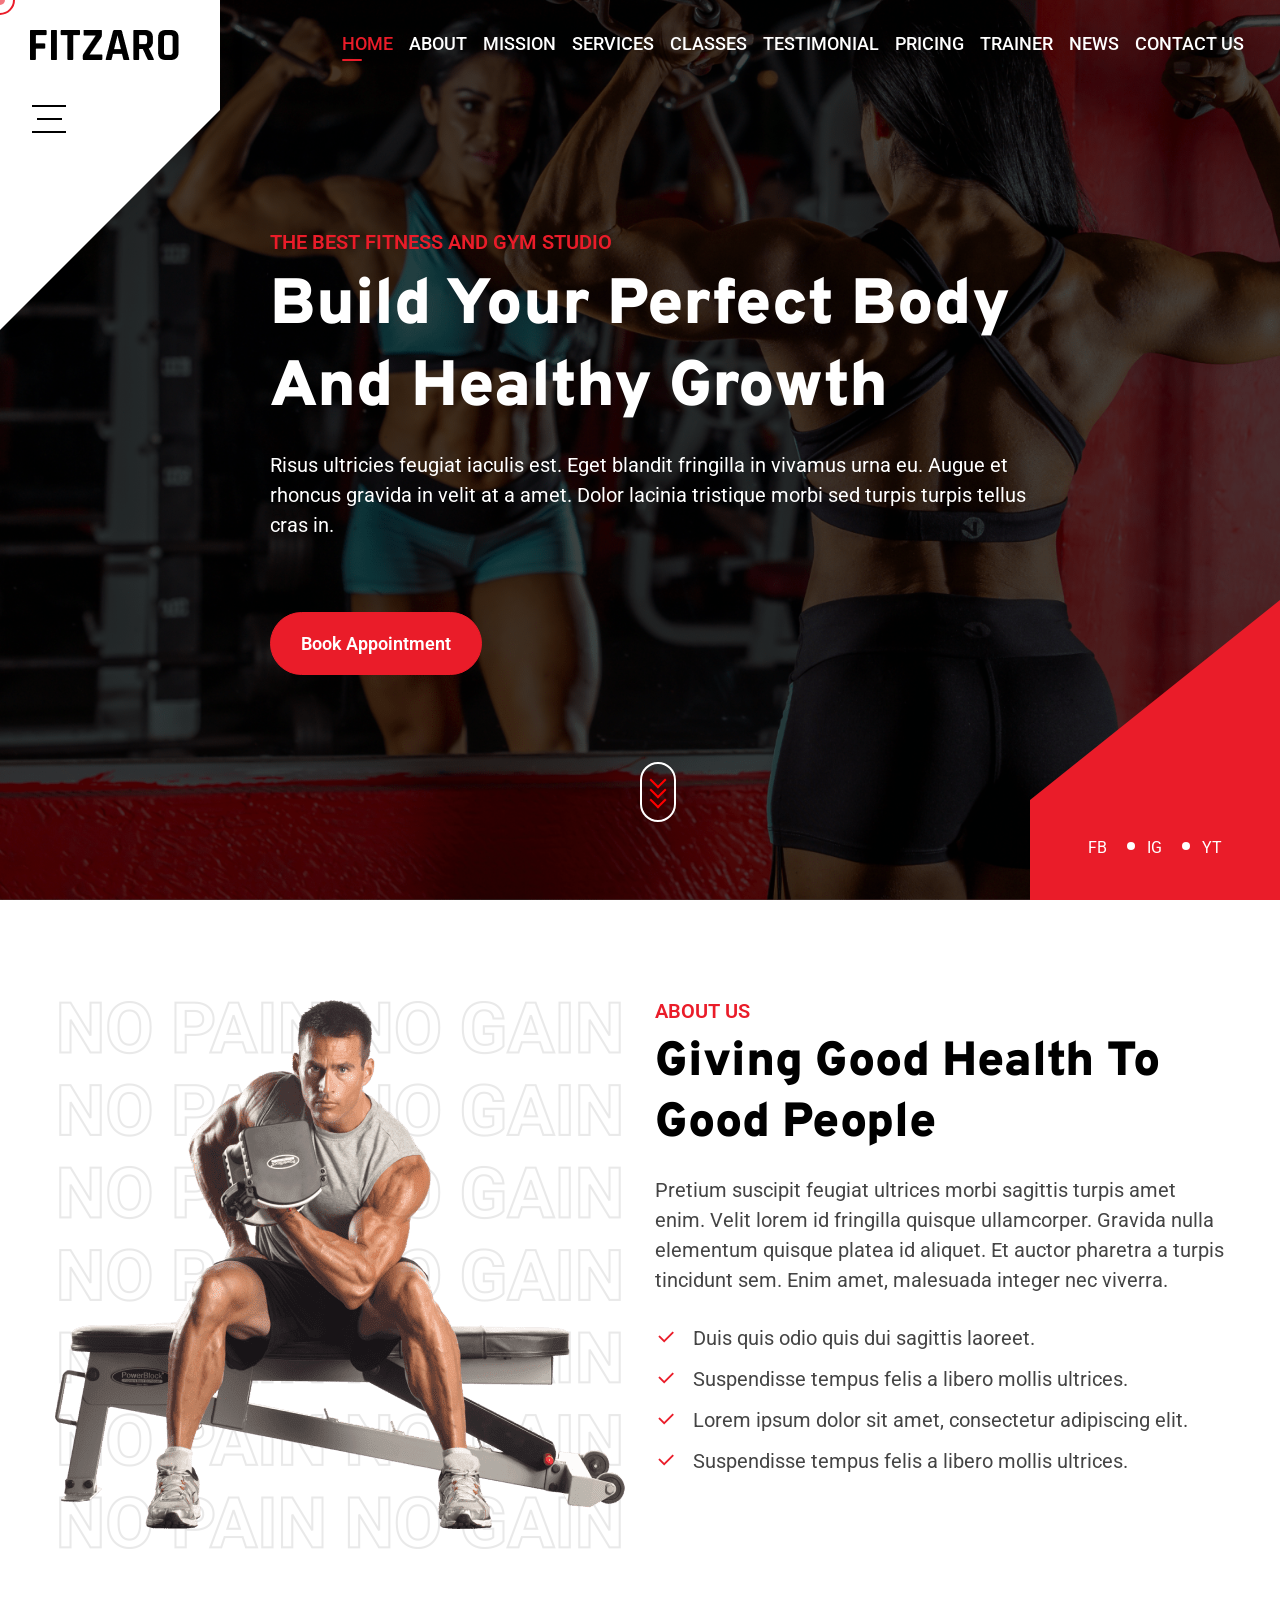
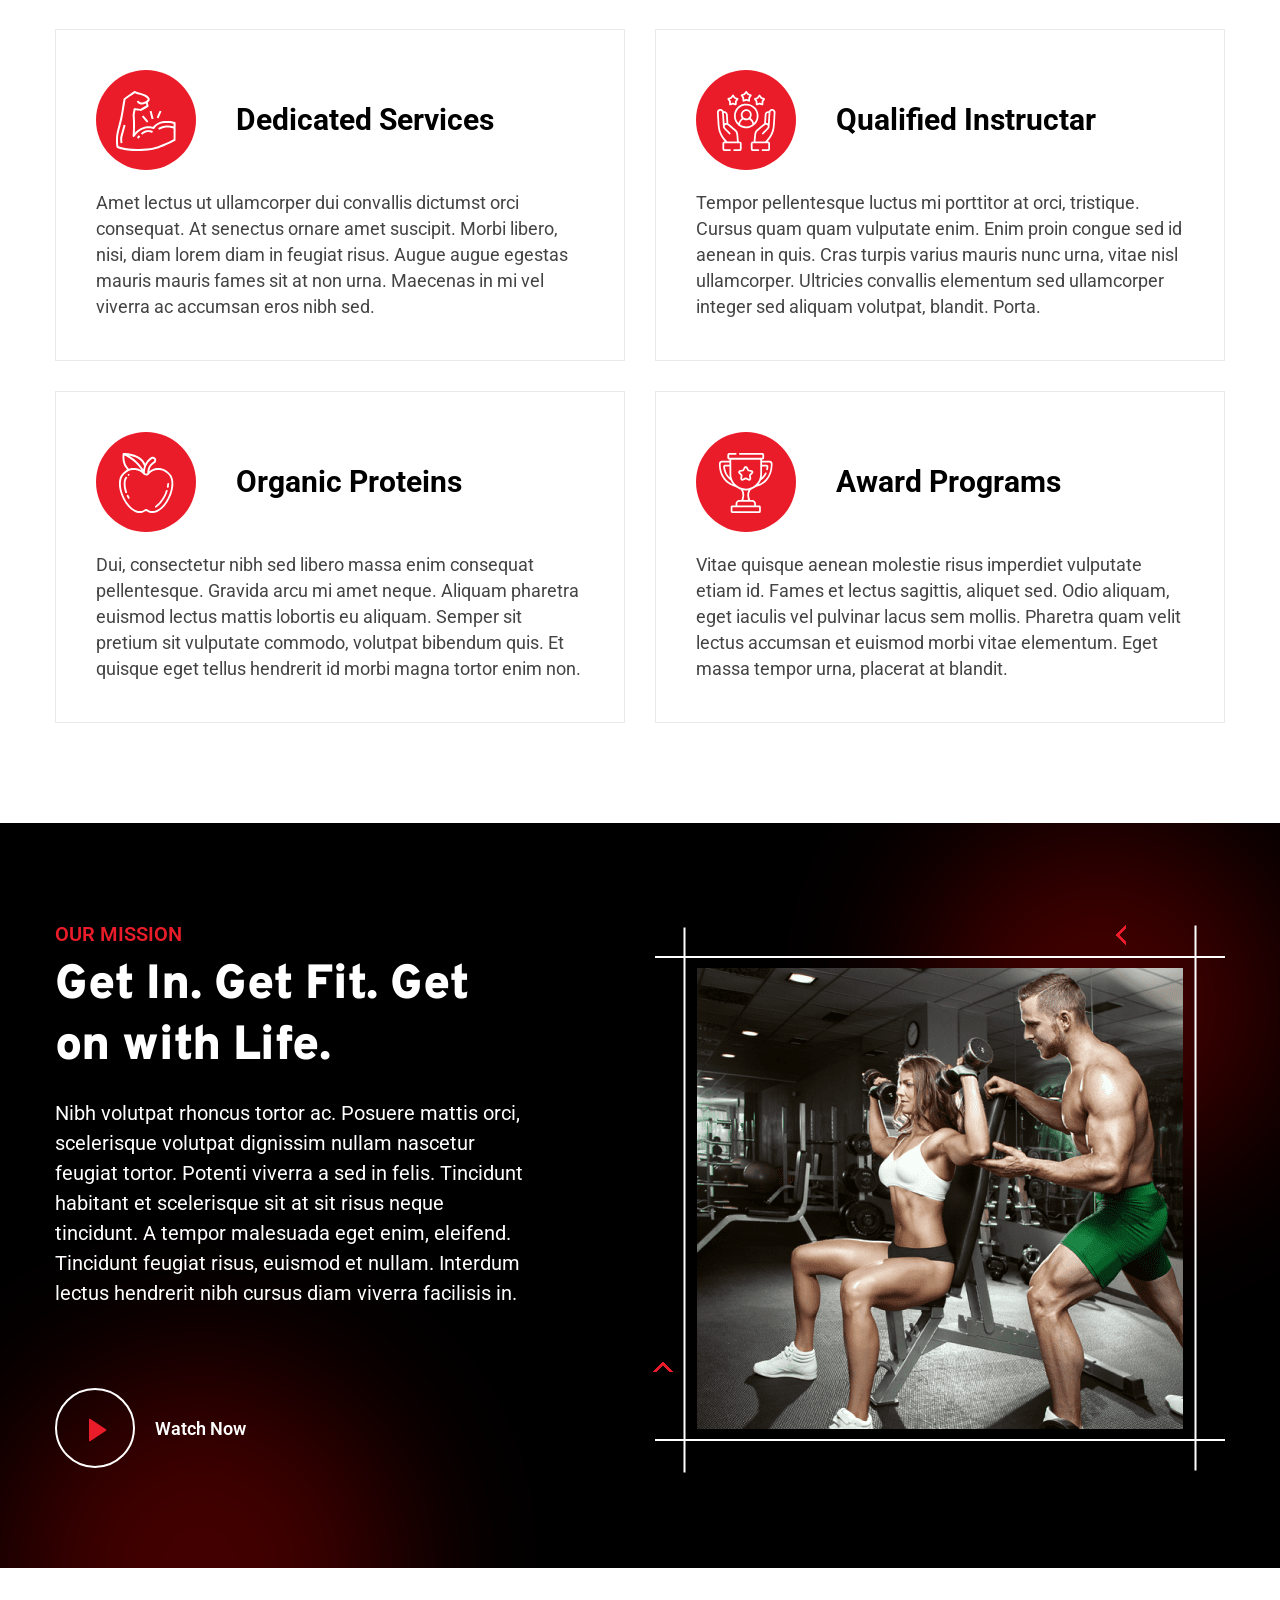
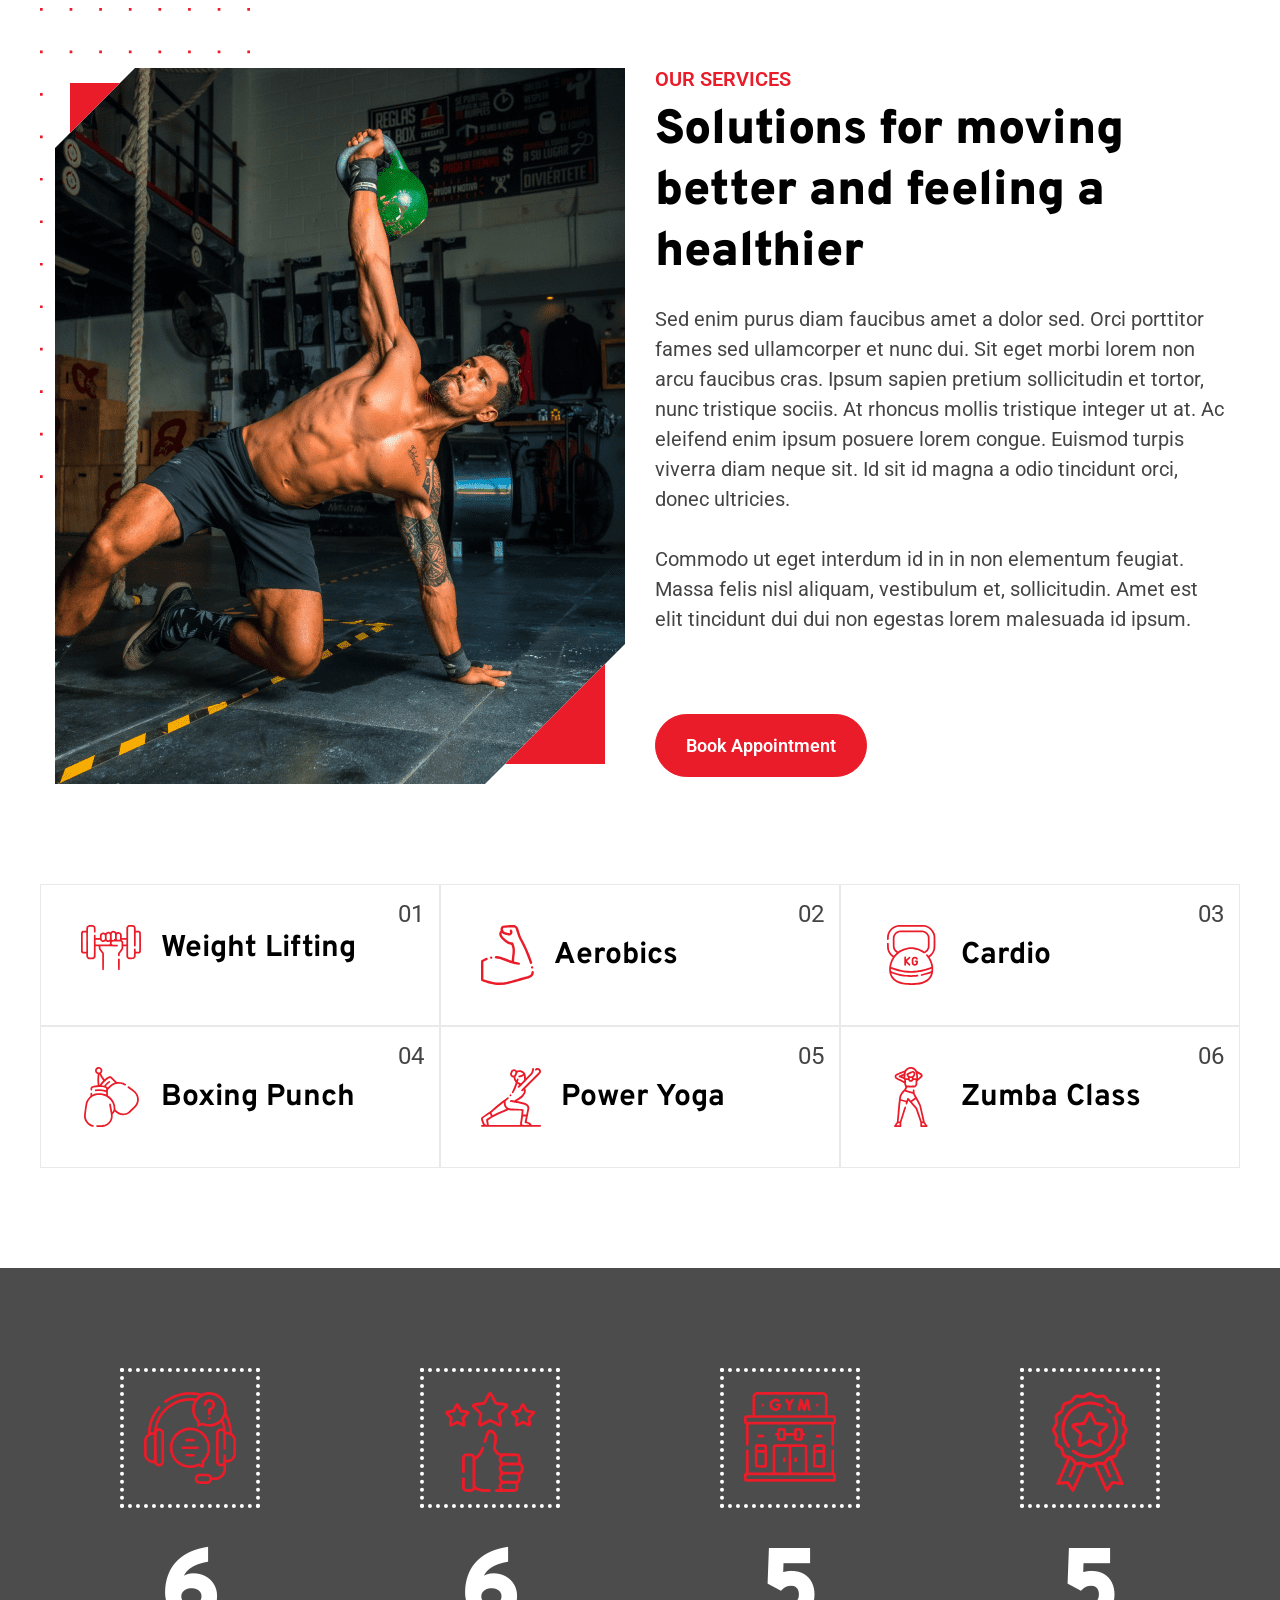
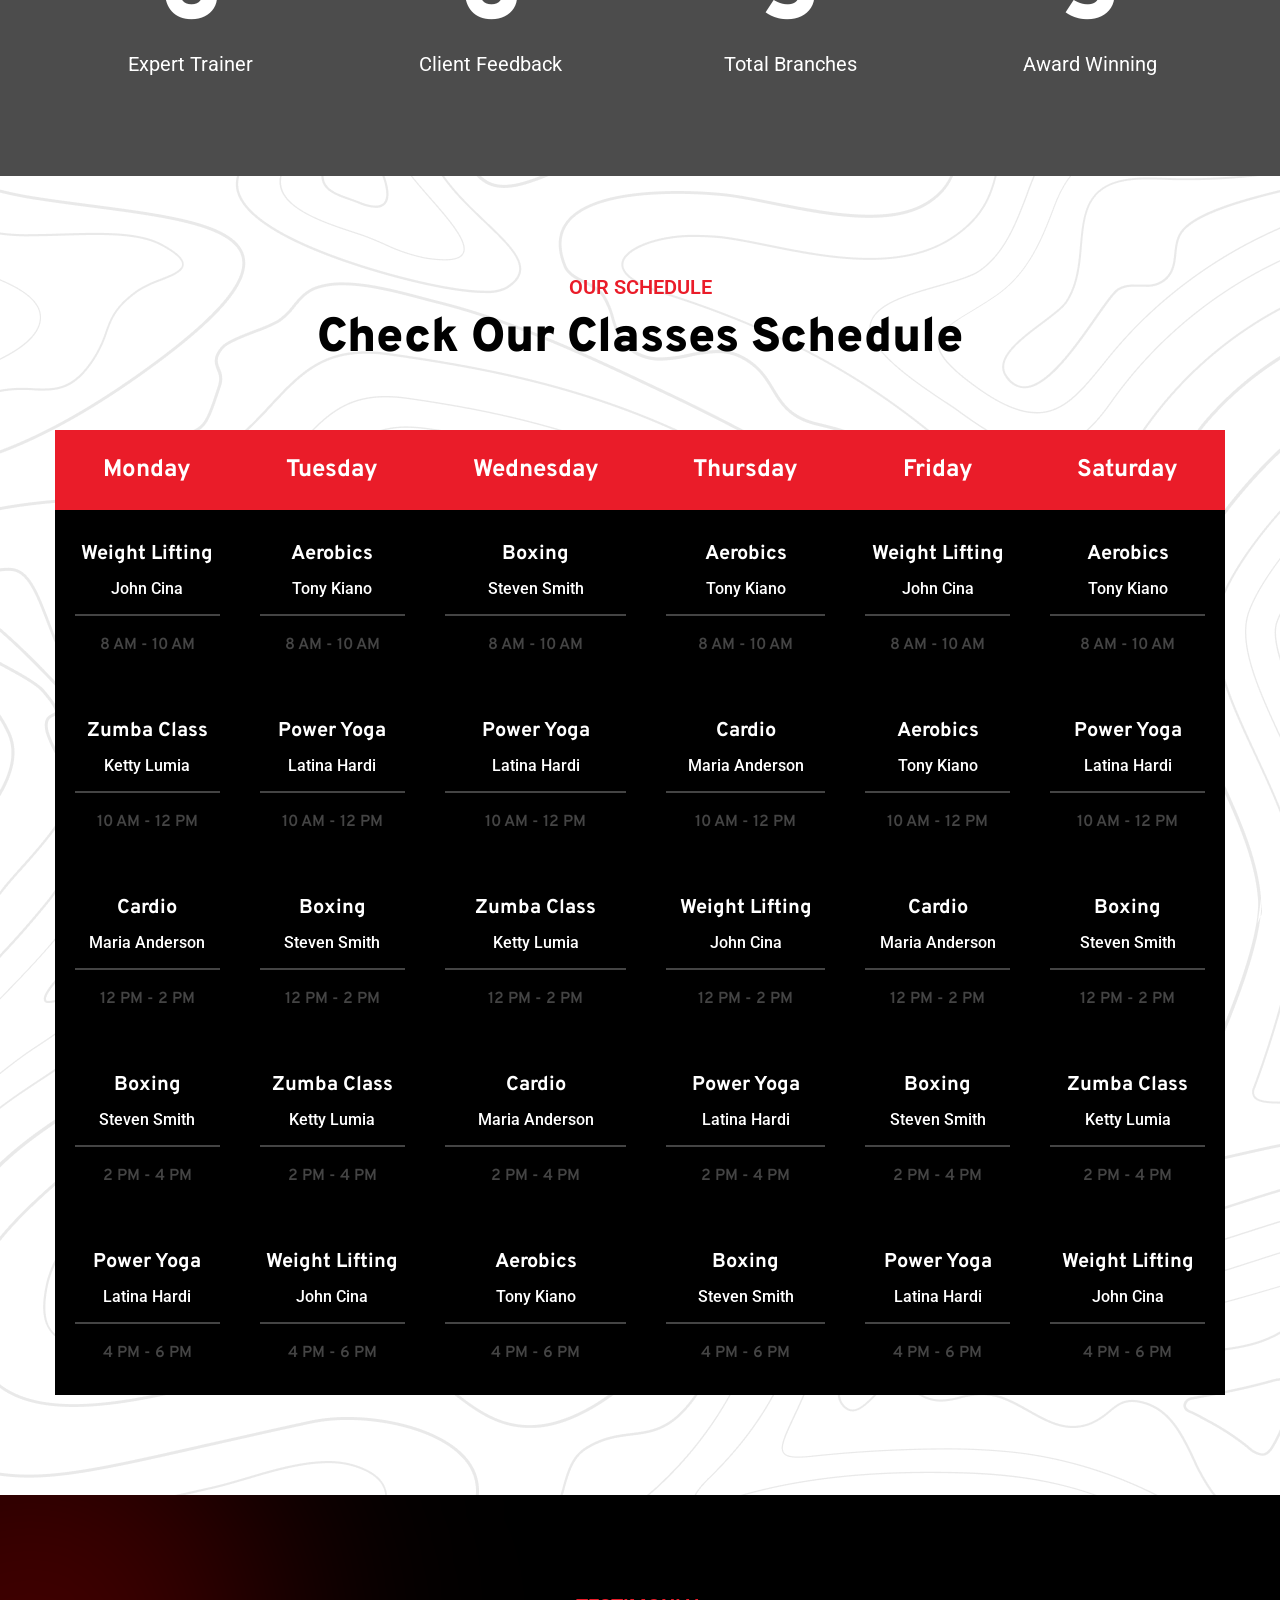
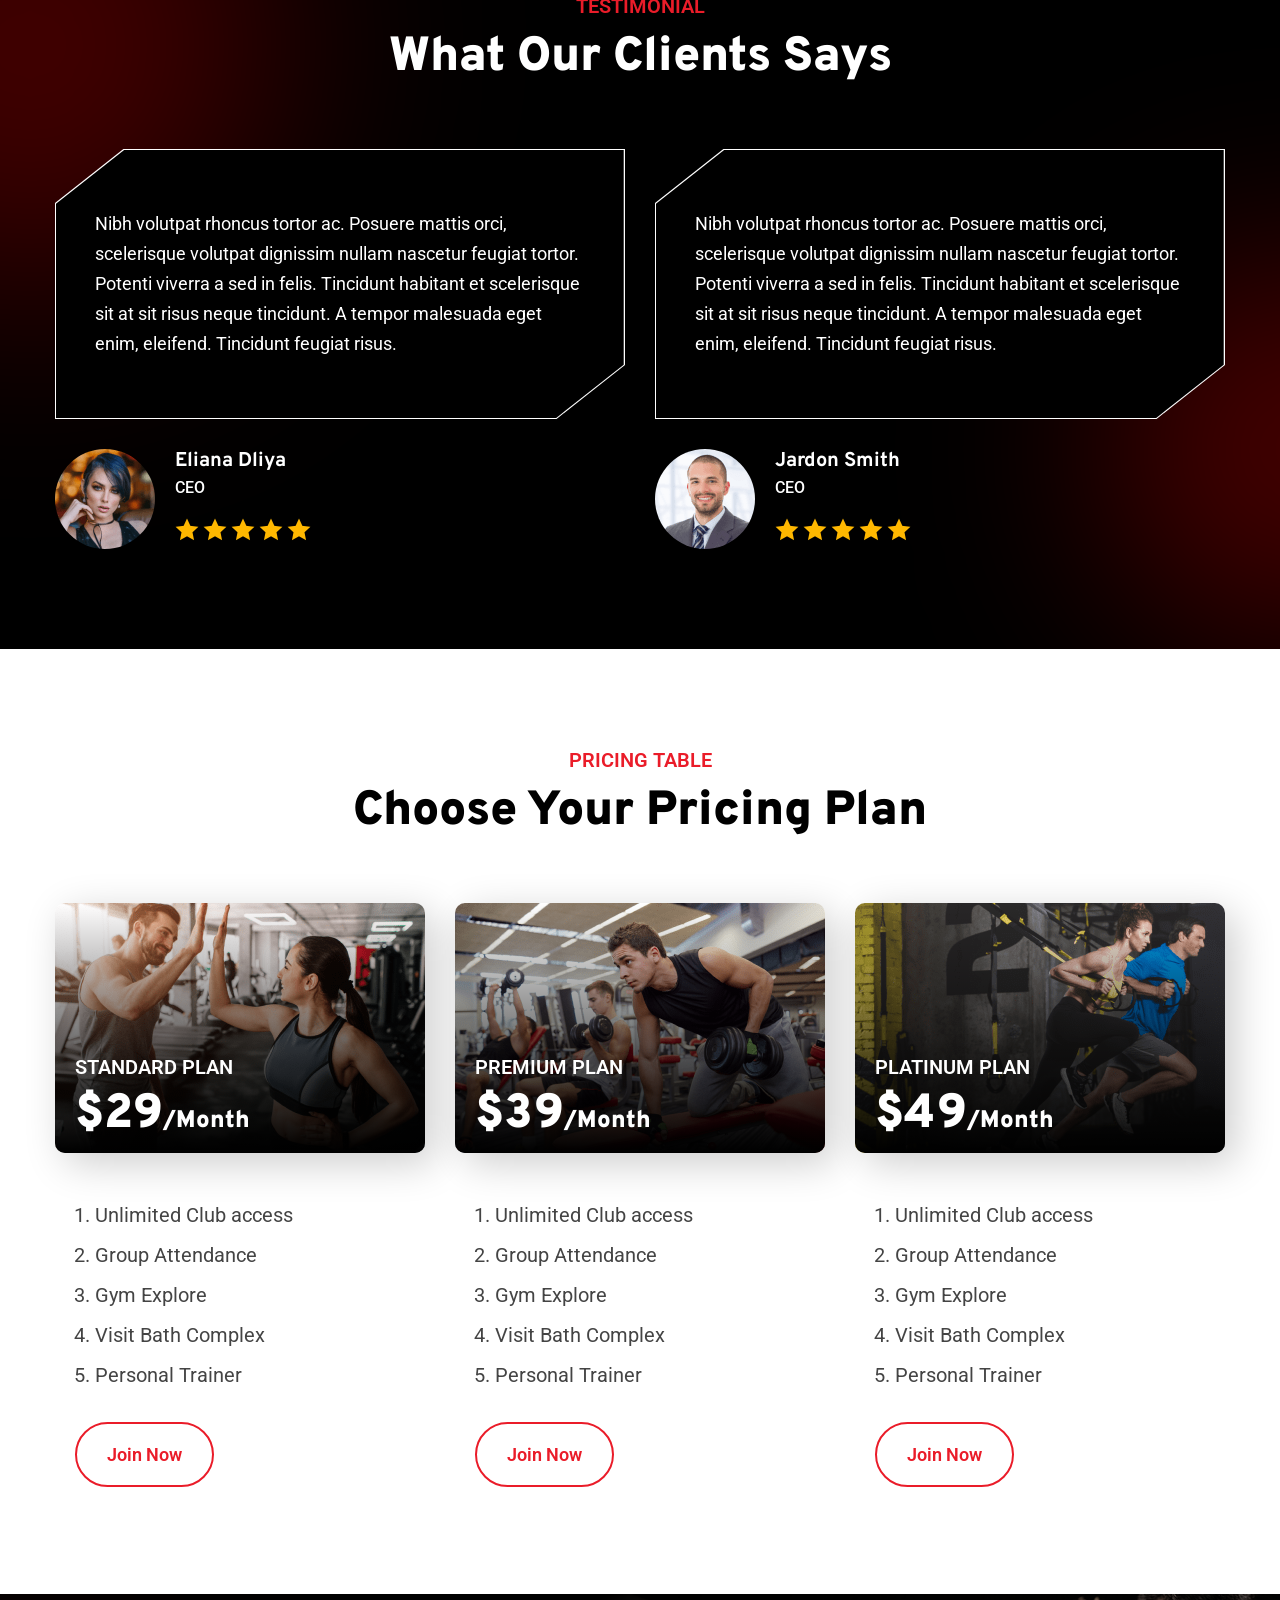
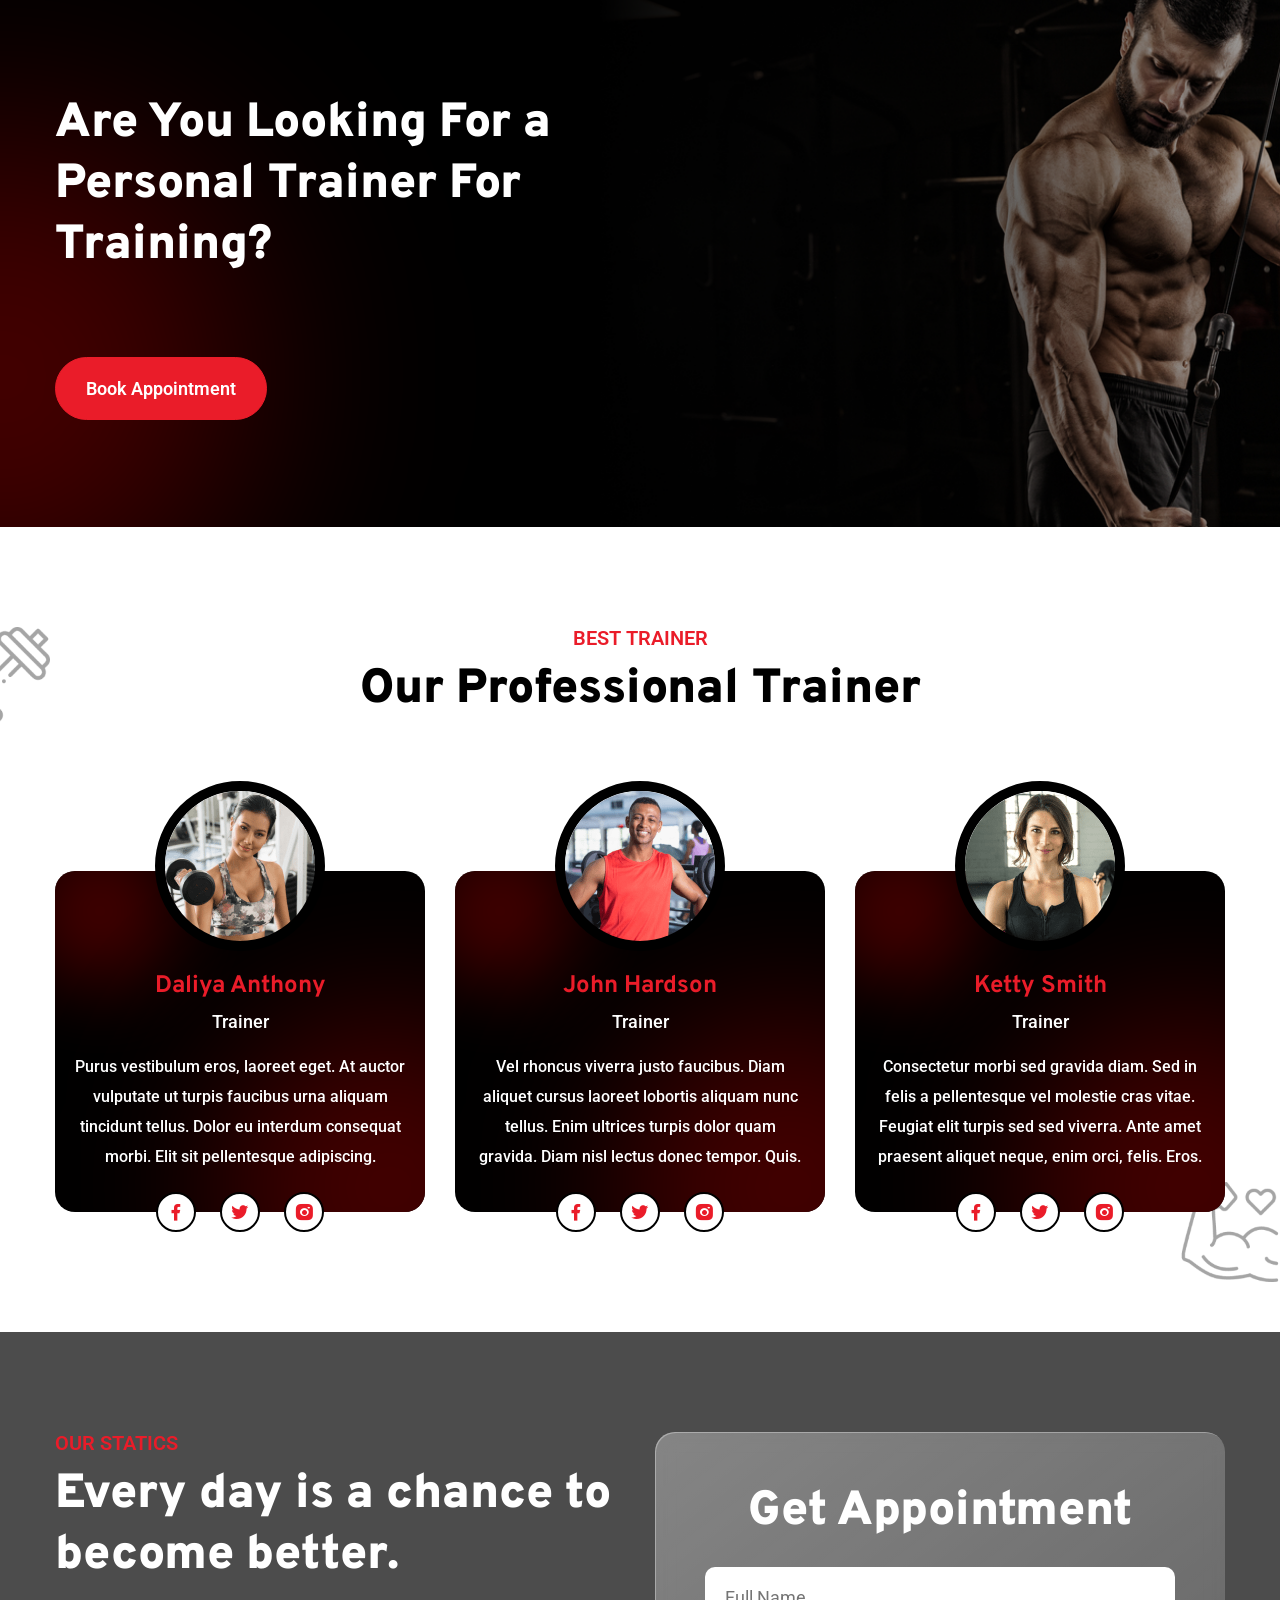
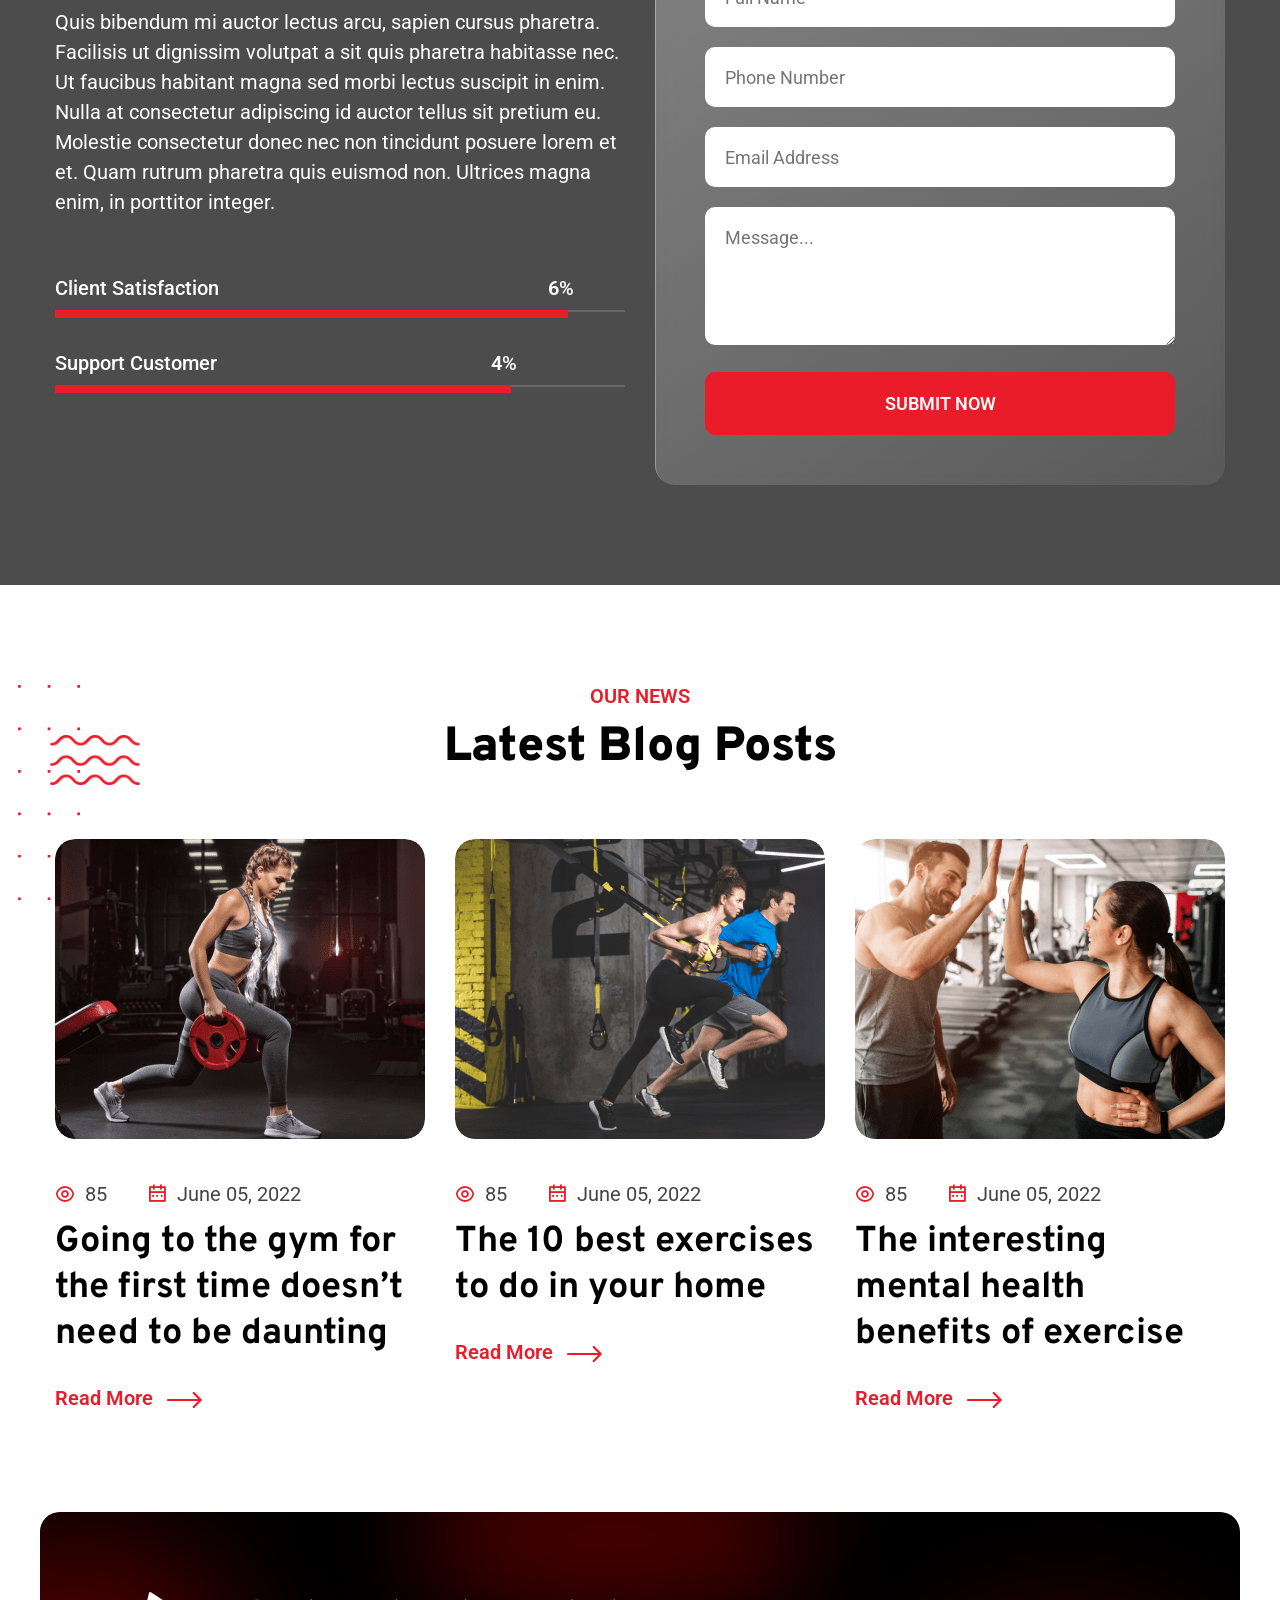
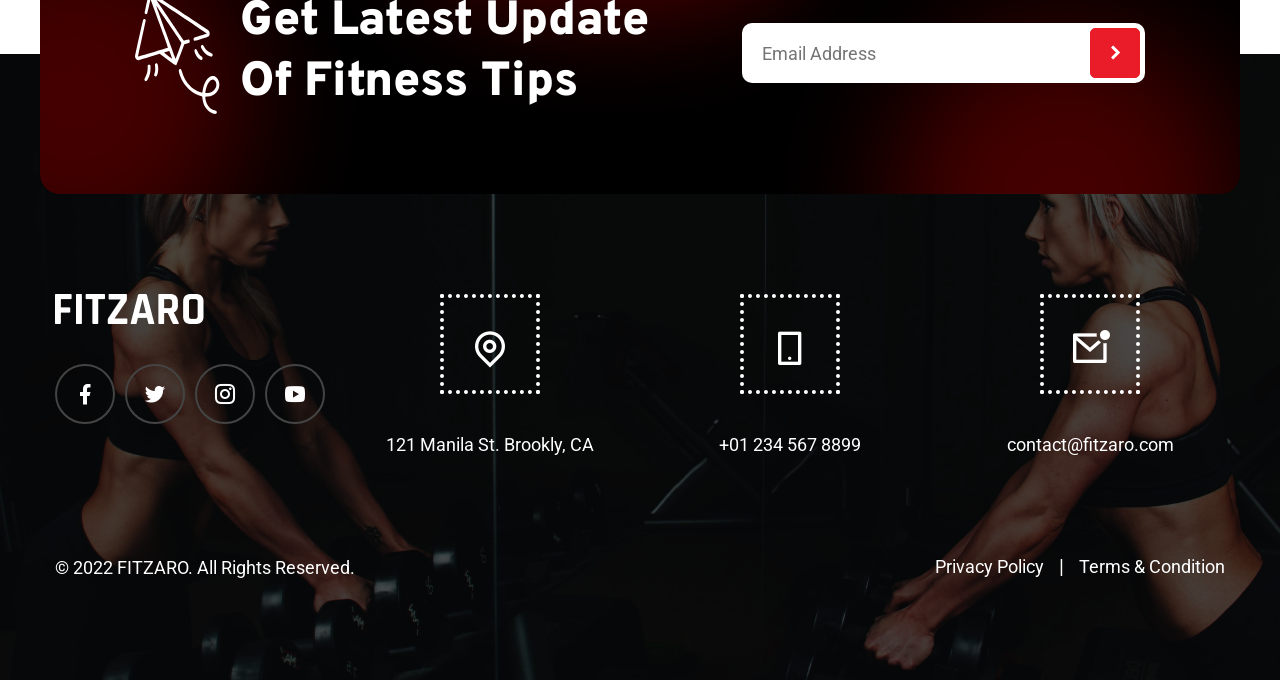
<file: index.html>
<!DOCTYPE html>
<html lang="en" dir="ltr">

<head>
    <meta charset="utf-8">
    <meta http-equiv="X-UA-Compatible" content="IE=edge">
    <meta name="viewport" content="width=device-width, initial-scale=1, shrink-to-fit=no">
    <link href="assets/images/logo/fav-icon.png" rel="icon">
    <link rel="preconnect" href="https://fonts.googleapis.com/">
    <link rel="preconnect" href="https://fonts.gstatic.com/" crossorigin>
    <link href="https://fonts.googleapis.com/css2?family=Roboto:ital,wght@0,100;0,300;0,400;0,500;0,700;0,900;1,100;1,300;1,400;1,500;1,700;1,900&amp;family=Overpass:ital,wght@0,100;0,200;0,300;0,400;0,500;0,600;0,700;0,800;0,900;1,100;1,200;1,300;1,400;1,500;1,600;1,700;1,800;1,900&amp;display=swap" rel="stylesheet">
    <link rel="stylesheet" type="text/css" href="assets/css/all.min.css">
    <link rel="stylesheet" type="text/css" href="assets/css/bootstrap.min.css">
    <link rel="stylesheet" type="text/css" href="assets/css/all.html">
    <link rel="stylesheet" type="text/css" href="assets/css/animate.css">
    <link rel="stylesheet" type="text/css" href="assets/css/swiper.min.css"/>
    <link rel="stylesheet" type="text/css" href="assets/css/aos.css">
    <link rel="stylesheet" type="text/css" href="assets/css/custom.css">
    <link rel="stylesheet" type="text/css" href="assets/css/media-query.css">
    <title>Fitzaro</title>
</head>

<body>

    <!-- Preloader -->
    <div class="preloader">
        <div class="loader">
            <div class="loader-inner"></div>
            <div class="loader-inner"></div>
        </div>
    </div>
    <!-- end Preloader -->

    <!-- Mouse Cursor Dragging Ball Start -->
    <div class="mouseCursor cursor-outer"></div>
    <div class="mouseCursor cursor-inner">view</div>
    <!-- Mouse Cursor Dragging Ball Ends -->

    <div id="wrap">

        <!-- start header -->
        <header class="header" id="header">
            <div class="navbar-header">
                <nav class="navbar_expand">
                    <div class="navbar_main">
                        <div class="navbar_panel">
                            <!--Navbar Toggle-->
                            <button class="navbar-toggle toggle-menu">
                                <span></span>
                            </button>
                            <!--Navbar Logo-->
                            <div class="navbar_brand">
                                <a class="fitzaro_logo" href="index.html">
                                    <img src="assets/images/logo/logo.png" alt="Header Logo img" class="logo_dark img-fluid">
                                </a>
                            </div>
                        </div>
                        <div class="navbar_collapse">
                            <ul class="navbar_nav me-auto mb-2 mb-lg-0">
                                <li class="nav-item">
                                    <a class="nav-link active" href="#home">Home</a>
                                </li>
                                <li class="nav-item">
                                    <a class="nav-link" href="#about">About</a>
                                </li>
                                <li class="nav-item">
                                    <a class="nav-link" href="#mission">Mission</a>
                                </li>
                                <li class="nav-item">
                                    <a class="nav-link" href="#service">Services</a>
                                </li>
                                <li class="nav-item">
                                    <a class="nav-link" href="#classes">classes</a>
                                </li>
                                <li class="nav-item">
                                    <a class="nav-link" href="#testimonial">Testimonial</a>
                                </li>
                                <li class="nav-item">
                                    <a class="nav-link" href="#price">Pricing</a>
                                </li>
                                <li class="nav-item">
                                    <a class="nav-link" href="#trainer">Trainer</a>
                                </li>
                                <li class="nav-item">
                                    <a class="nav-link" href="#news">News</a>
                                </li>
                                <li class="nav-item">
                                    <a class="nav-link" href="#contact">Contact Us</a>
                                </li>
                            </ul>
                        </div>
                        <button class="sidebar-toggle fixed-menu">
                            <span></span>
                        </button>
                    </div>
                </nav>
                <div class="sidebar-menu">
                    <div class="side_social_info">
                        <img src="assets/images/svg/watch.svg" alt="clock image" class="img-fluid">
                        <div class="time-schedule">
                            <div class="weekly-day">Mon - Fri</div>
                            <p class="m-0">7 AM - 10 PM</p>
                        </div>
                        <div class="time-schedule">
                            <div class="weekly-day">Sat - Sun</div>
                            <p class="m-0">7 AM - 2 PM</p>
                        </div>
                        <ul class="social_list">
                            <li><a href="tel:+012345678899">+01 234 567 8899</a></li>
                            <li class="mb-5"><a href="mailto:contact@fitzaro.com">contact@fitzaro.com</a></li>
                            <li><p class="m-0">121 Manila St. Brookly, CA</p></li>
                        </ul>
                    </div>
                    <div class="side_panel">
                        <ul class="list-social-ic">
                            <li><a class="icon ic-facebook" href="https://www.facebook.com/"><i class="ri-facebook-fill"></i></a></li>
                            <li><a class="icon ic-twitter" href="https://twitter.com/"><i class="ri-twitter-fill"></i></a></li>
                            <li><a class="icon ic-instgram" href="https://www.instagram.com/"><i class="ri-instagram-line"></i></a></li>
                            <li><a class="icon ic-youtube" href="https://www.youtube.com/"><i class="ri-youtube-fill"></i></a></li>
                        </ul>
                    </div>
                </div>
            </div>
        </header>
        <!-- end header -->

        <!-- start first section -->
        <section class="first_section social-triangle" id="home">
            <div class="parallax-overlay"></div>
            <div class="container">
                <div class="banner_content col-12 col-lg-9 col-md-10" data-aos="zoom-in" data-aos-duration="1000">
                    <span class="gym-head">The Best Fitness And Gym Studio</span>
                    <h1 class="main_tiltle m-0">Build Your Perfect Body And Healthy Growth</h1>
                    <p>Risus ultricies feugiat iaculis est. Eget blandit fringilla in vivamus urna eu. Augue et rhoncus gravida in velit at a amet. Dolor lacinia tristique morbi sed turpis turpis tellus cras in.</p>
                    <a class="button fitzaro_btn" href="#appointment">Book Appointment</a>
                </div>
                <a href="#about" class="scroll-down">
                    <span class="scroll-arrow arrow1"></span>
                    <span class="scroll-arrow arrow2"></span>
                    <span class="scroll-arrow arrow3"></span>
                </a>
            </div>
            <div class="slide_social_ic" data-aos="fade-up-left" data-aos-duration="1000">
                <div class="triangle-1"></div>
                <div class="banner_social">
                    <a href="https://www.facebook.com/" target="_blank">FB</a>
                    <a href="https://www.instagram.com/" target="_blank">IG</a>
                    <a href="https://www.youtube.com/" target="_blank">YT</a>
                </div>
            </div>
        </section>
        <!-- end first section -->

        <!-- start About section -->
        <section class="about-section p-10" id="about">
            <div class="fitzaro_health">
                <div class="container">
                    <div class="row">
                        <div class="col-12 col-lg-6 col-md-6 about_img" data-aos="fade-right" data-aos-duration="1000">
                            <div class="about_text">
                                <img src="assets/video/text-effect.gif" alt="text-effect image">
                            </div>
                            <img src="assets/images/about/about-img.png" alt="About_gym img" class="img-fluid abo-img">
                        </div>
                        <div class="col-12 col-lg-6 col-md-6">
                            <div class="abo_content" data-aos="fade-left" data-aos-duration="1000">
                                <span class="sub_heading">About Us</span>
                                <h2 class="main_heading m-0">Giving Good Health To Good People</h2>
                                <p class="about_detail m-0">Pretium suscipit feugiat ultrices morbi sagittis turpis amet enim. Velit lorem id fringilla quisque ullamcorper. Gravida nulla elementum quisque platea id aliquet. Et auctor pharetra a turpis tincidunt sem. Enim amet, malesuada integer nec viverra.</p>
                                <div class="box_detail">
                                    <div class="list_icon">
                                        <i class="ri-check-line"></i>
                                        <p class="m-0 check_detail">Duis quis odio quis dui sagittis laoreet.</p>
                                    </div>
                                    <div class="list_icon">
                                        <i class="ri-check-line"></i>
                                        <p class="m-0 check_detail">Suspendisse tempus felis a libero mollis ultrices.</p>
                                    </div>
                                    <div class="list_icon">
                                        <i class="ri-check-line"></i>
                                        <p class="m-0 check_detail">Lorem ipsum dolor sit amet, consectetur adipiscing elit.</p>
                                    </div>
                                    <div class="list_icon">
                                        <i class="ri-check-line"></i>
                                        <p class="m-0 check_detail">Suspendisse tempus felis a libero mollis ultrices.</p>
                                    </div>
                                </div>
                            </div>
                        </div>
                    </div>

                    <div class="row build_best" data-aos="zoom-in-up" data-aos-easing="linear" data-aos-duration="1000">
                        <div class="col-12 col-md-6 col-lg-6 p-30">
                            <div class="services_box">
                                <div class="service-content">
                                    <div class="service_wrappe">
                                        <div class="instructor">
                                            <div class="service_ic">
                                                <img src="assets/images/svg/bounding.svg" alt="Bounding-box image">
                                            </div>
                                            <div class="service_title">Dedicated Services</div>
                                        </div>
                                        <p class="blogs-block m-0 text-start">Amet lectus ut ullamcorper dui convallis dictumst orci consequat. At senectus ornare amet suscipit. Morbi libero, nisi, diam lorem diam in feugiat risus. Augue augue egestas mauris mauris fames sit at non urna. Maecenas in mi vel viverra ac accumsan eros nibh sed.</p>
                                    </div>
                                </div>
                                <img src="assets/images/about/service-img1.png" alt="Service-img1" class="img-cover img-fluid">
                            </div>
                        </div>

                        <div class="col-12 col-md-6 col-lg-6 p-30">
                            <div class="services_box">
                                <div class="service-content">
                                    <div class="service_wrappe">
                                        <div class="instructor">
                                            <div class="service_ic">
                                                <img src="assets/images/svg/qualified.svg" alt="Qualified image">
                                            </div>
                                            <div class="service_title">Qualified Instructar</div>
                                        </div>
                                        <p class="blogs-block m-0 text-start">Tempor pellentesque luctus mi porttitor at orci, tristique. Cursus quam quam vulputate enim. Enim proin congue sed id aenean in quis. Cras turpis varius mauris nunc urna, vitae nisl ullamcorper. Ultricies convallis elementum sed ullamcorper integer sed aliquam volutpat, blandit. Porta.</p>
                                    </div>
                                </div>
                                <img src="assets/images/about/service-img2.png" alt="Service-img2" class="img-cover img-fluid">
                            </div>
                        </div>

                        <div class="col-12 col-md-6 col-lg-6">
                            <div class="services_box">
                                <div class="service-content">
                                    <div class="service_wrappe">
                                        <div class="instructor">
                                            <div class="service_ic">
                                                <img src="assets/images/svg/organic.svg" alt="organic image">
                                            </div>
                                            <div class="service_title">Organic Proteins</div>
                                        </div>
                                        <p class="blogs-block m-0 text-start">Dui, consectetur nibh sed libero massa enim consequat pellentesque. Gravida arcu mi amet neque. Aliquam pharetra euismod lectus mattis lobortis eu aliquam. Semper sit pretium sit vulputate commodo, volutpat bibendum quis. Et quisque eget tellus hendrerit id morbi magna tortor enim non.</p>
                                    </div>
                                </div>
                                <img src="assets/images/about/service-img3.png" alt="Service-img3" class="img-cover img-fluid">
                            </div>
                        </div>

                        <div class="col-12 col-md-6 col-lg-6">
                            <div class="services_box">
                                <div class="service-content">
                                    <div class="service_wrappe">
                                        <div class="instructor">
                                            <div class="service_ic">
                                                <img src="assets/images/svg/award.svg" alt="award program image">
                                            </div>
                                            <div class="service_title">Award Programs</div>
                                        </div>
                                        <p class="blogs-block m-0 text-start">Vitae quisque aenean molestie risus imperdiet vulputate etiam id. Fames et lectus sagittis, aliquet sed. Odio aliquam, eget iaculis vel pulvinar lacus sem mollis. Pharetra quam velit lectus accumsan et euismod morbi vitae elementum. Eget massa tempor urna, placerat at blandit.</p>
                                    </div>
                                </div>
                                <img src="assets/images/about/service-img4.png" alt="Service-img4" class="img-cover img-fluid">
                            </div>
                        </div>
                    </div>
                </div>
            </div>
        </section>
        <!-- end About section -->

        <!-- start video section -->
        <section class="fitzaro_video p-10" id="mission">
            <div class="container">
                <div class="row">
                    <div class="col-12 col-lg-6 col-md-6">
                        <div class="video_info col-lg-10 col-md-12">
                            <span class="sub_heading">Our Mission</span>
                            <h2 class="main_heading text-white m-0">Get In. Get Fit. Get on with Life.</h2>
                            <p class="m-0 p-8">Nibh volutpat rhoncus tortor ac. Posuere mattis orci, scelerisque volutpat dignissim nullam nascetur feugiat tortor. Potenti viverra a sed in felis. Tincidunt habitant et scelerisque sit at sit risus neque tincidunt. A tempor malesuada eget enim, eleifend. Tincidunt feugiat risus, euismod et nullam. Interdum lectus hendrerit nibh cursus diam viverra facilisis in.</p>
                            <div class="video-play d-flex">
                                <a href="javascript:void(0);" class="video_button" data-bs-toggle="modal" data-bs-target="#exampleModal">
                                    <i class="ri-play-fill"></i>
                                </a>
                                <p class="m-0">Watch Now</p>
                            </div>
                        </div>
                    </div>
                    <div class="col-12 col-lg-6 col-md-6 video_wrap" data-aos="fade-left" data-aos-duration="1000">
                        <div class="bg_image">
                            <div class="line-shapes">
                                <div class="line-1"></div>
                                <div class="line-2"></div>
                                <div class="line-3"></div>
                                <div class="line-4"></div>
                            </div>
                            <div class="right-arrow-grp">
                                <div class="arrowSliding">
                                    <div class="arrow"></div>
                                </div>
                                <div class="arrowSliding delay1">
                                    <div class="arrow"></div>
                                </div>
                                <div class="arrowSliding delay2">
                                    <div class="arrow"></div>
                                </div>
                                <div class="arrowSliding delay3">
                                    <div class="arrow"></div>
                                </div>
                                <div class="arrowSliding delay4">
                                    <div class="arrow"></div>
                                </div>
                                <div class="arrowSliding delay5">
                                    <div class="arrow"></div>
                                </div>
                            </div>
                            <div class="top-arrow-grp">
                                <div class="slide-top">
                                    <div class="arrow"></div>
                                </div>
                                <div class="slide-top delaytime1">
                                    <div class="arrow"></div>
                                </div>
                                <div class="slide-top delaytime2">
                                    <div class="arrow"></div>
                                </div>
                                <div class="slide-top delaytime3">
                                    <div class="arrow"></div>
                                </div>
                                <div class="slide-top delaytime4">
                                    <div class="arrow"></div>
                                </div>
                                <div class="slide-top delaytime5">
                                    <div class="arrow"></div>
                                </div>
                            </div>
                            <img src="assets/images/mission/video-img.png" alt="Mission-video image" class="video-img img-fluid">
                        </div>
                    </div>
                </div>
            </div>
        </section>
        <!-- end video section -->

        <!-- start service section -->
        <section class="fitzaro_service p-10" id="service">
            <div class="background_shape animate-this">
                <img src="assets/images/svg/service-shape.svg" alt="service-shape image">
            </div>
            <div class="wrap_detail">
                <div class="container">
                    <div class="row">
                        <div class="col-12 col-lg-6 col-md-6">
                            <div class="service_img" data-aos="fade-right" data-aos-duration="1000">
                                <div class="triangle-top"></div>
                                <div class="triangle-bottom"></div>
                                <img src="assets/images/service/service-img1.png" alt="service image" class="img-fluid">
                            </div>
                        </div>
                        <div class="col-12 col-lg-6 col-md-6">
                            <div class="services-detail">
                                <span class="sub_heading">Our Services</span>
                                <h2 class="main_heading m-0">Solutions for moving better and feeling a healthier</h2>
                                <p class="p-8 m-0">Sed enim purus diam faucibus amet a dolor sed. Orci porttitor fames sed ullamcorper et nunc dui. Sit eget morbi lorem non arcu faucibus cras. Ipsum sapien pretium sollicitudin et tortor, nunc tristique sociis. At rhoncus mollis tristique integer ut at. Ac eleifend enim ipsum posuere lorem congue. Euismod turpis viverra diam neque sit. Id sit id magna a odio tincidunt orci, donec ultricies.<br><br>Commodo ut eget interdum id in in non elementum feugiat. Massa felis nisl aliquam, vestibulum et, sollicitudin. Amet est elit tincidunt dui dui non egestas lorem malesuada id ipsum.</p>
                                <a class="button fitzaro_btn" href="#appointment">Book Appointment</a>
                            </div>
                        </div>
                    </div>
                </div>
            </div>

            <div class="services_tool">
                <div class="container">
                    <div class="row ordered-1" data-aos="fade-down" data-aos-easing="linear" data-aos-duration="1000">
                        <div class="col-sm-6 col-lg-4 box-tool">
                            <a href="weight_lifting.html">
                                <div class="fitzaro_tools">
                                    <img src="assets/images/svg/weight.svg" alt="Weight Lifting" class="img-fluid">
                                    <h3 class="m-0">Weight Lifting</h3>
                                </div>
                                <div class="order-number"></div>
                                <img src="assets/images/svg/weight-white.svg" alt="Weight Lifting1" class="img-fluid exercise-img">
                            </a>
                        </div>
                        <div class="col-sm-6 col-lg-4 box-tool">
                            <a href="aerobics.html">
                                <div class="fitzaro_tools">
                                    <img src="assets/images/svg/body.svg" alt="Aerobics" class="img-fluid">
                                    <h3 class="m-0">Aerobics</h3>
                                </div>
                                <div class="order-number"></div>
                                <img src="assets/images/svg/body-white.svg" alt="Aerobics1" class="img-fluid exercise-img">
                            </a>
                        </div>
                        <div class="col-sm-6 col-lg-4 box-tool">
                            <a href="cardio.html">
                                <div class="fitzaro_tools">
                                    <img src="assets/images/svg/crosfit.svg" alt="Cardio Tools" class="img-fluid">
                                    <h3 class="m-0">Cardio</h3>
                                </div>
                                <div class="order-number"></div>
                                <img src="assets/images/svg/crosfit-white.svg" alt="Cardio" class="exercise-img img-fluid">
                            </a>
                        </div>
                        <div class="col-sm-6 col-lg-4 box-tool">
                            <a href="boxing_punch.html">
                                <div class="fitzaro_tools">
                                    <img src="assets/images/svg/boxing-punch.svg" alt="Boxing Punch" class="img-fluid">
                                    <h3 class="m-0">Boxing Punch</h3>
                                </div>
                                <div class="order-number"></div>
                                <img src="assets/images/svg/boxing-punch-white.svg" alt="boxing-punch" class="exercise-img img-fluid">
                            </a>
                        </div>
                        <div class="col-sm-6 col-lg-4 box-tool">
                            <a href="power_yoga.html">
                                <div class="fitzaro_tools">
                                    <img src="assets/images/svg/yoga.svg" alt="Power Yoga" class="img-fluid">
                                    <h3 class="m-0">Power Yoga</h3>
                                </div>
                                <div class="order-number"></div>
                                <img src="assets/images/svg/yoga-white.svg" alt="yoga" class="exercise-img img-fluid">
                            </a>
                        </div>
                        <div class="col-sm-6 col-lg-4 box-tool">
                            <a href="zumba_class.html">
                                <div class="fitzaro_tools">
                                    <img src="assets/images/svg/zumba.svg" alt="Zumba Class" class="img-fluid">
                                    <h3 class="m-0">Zumba Class</h3>
                                </div>
                                <div class="order-number"></div>
                                <img src="assets/images/svg/zumba-white.svg" alt="zumba" class="exercise-img img-fluid">
                            </a>
                        </div>
                    </div>
                </div>
            </div>
        </section>
        <!-- end service section -->

        <!-- start Countdown section -->
        <section class="fitzaro_coundown p-10" id="countdown">
            <div class="parallax-overlay"></div>
            <div class="container">
                <div class="row">
                    <div class="col-12 col-sm-6 col-lg-3">
                        <div class="countdown_formula text-center" data-aos="flip-up" data-aos-easing="linear" data-aos-duration="1000">
                            <div class="counter_image">
                                <img src="assets/images/svg/headphone.svg" alt="Headphone image" class="img-fluid">
                            </div>
                            <h4 class="m-0"><span class="coundown-number" data-number="80">80</span></h4>
                            <div class="sub_info">Expert Trainer</div>
                        </div>
                    </div>
                    <div class="col-12 col-sm-6 col-lg-3">
                        <div class="countdown_formula text-center" data-aos="flip-up" data-aos-easing="linear" data-aos-duration="1000">
                            <div class="counter_image">
                                <img src="assets/images/svg/rating.svg" alt="Rating image" class="img-fluid">
                            </div>
                            <h4 class="m-0"><span class="coundown-number" data-number="120">120</span></h4>
                            <div class="sub_info">Client Feedback</div>
                        </div>
                    </div>
                    <div class="col-12 col-sm-6 col-lg-3">
                        <div class="countdown_formula text-center" data-aos="flip-up" data-aos-easing="linear" data-aos-duration="1000">
                            <div class="counter_image">
                                <img src="assets/images/svg/gym.svg" alt="Gym image" class="img-fluid">
                            </div>
                            <h4 class="m-0"><span class="coundown-number" data-number="100">100</span></h4>
                            <div class="sub_info">Total Branches</div>
                        </div>
                    </div>
                    <div class="col-12 col-sm-6 col-lg-3">
                        <div class="countdown_formula text-center" data-aos="flip-up" data-aos-easing="linear" data-aos-duration="1000">
                            <div class="counter_image">
                                <img src="assets/images/svg/winning.svg" alt="Winning image" class="img-fluid">
                            </div>
                            <h4 class="m-0"><span class="coundown-number" data-number="70">70</span></h4>
                            <div class="sub_info">Award Winning</div>
                        </div>
                    </div>
                </div>
            </div>
        </section>
        <!-- end countdown section -->

        <!-- start schedule section -->
        <section class="schedule_part p-10" id="classes">
            <div class="container">
                <div class="schedule_start text-center mb-60">
                    <span class="sub_heading">Our Schedule</span>
                    <h2 class="m-0">Check Our Classes Schedule</h2>
                </div>
                <div class="row">
                    <div class="col-lg-12">
                        <div class="gym_timetable" data-aos="zoom-in-up" data-aos-easing="linear" data-aos-duration="1000">
                            <div class="timetable-area table-responsive">
                                <table class="table">
                                    <thead>
                                        <tr>
                                            <th>Monday</th>
                                            <th>Tuesday</th>
                                            <th>Wednesday</th>
                                            <th>Thursday</th>
                                            <th>Friday</th>
                                            <th>Saturday</th>
                                        </tr>
                                    </thead>
                                    <tbody>
                                        <tr>
                                            <td class="body_detail">
                                                <div class="tabel_content">
                                                    <h3>Weight Lifting</h3>
                                                    <span>John Cina</span>
                                                    <div class="schedule_time">
                                                        <h4>8 AM - 10 AM</h4>
                                                    </div>
                                                </div>
                                                <img src="assets/images/schedule/weight-1.png" alt="weight-1 image" class="img-fluid time-image">
                                            </td>
                                            <td class="body_detail">
                                                <div class="tabel_content">
                                                    <h3>Aerobics</h3>
                                                    <span>Tony Kiano</span>
                                                    <div class="schedule_time">
                                                        <h4>8 AM - 10 AM</h4>
                                                    </div>
                                                </div>
                                                <img src="assets/images/schedule/aerobics-1.png" alt="Aerobics-1 image" class="img-fluid time-image">
                                            </td>
                                            <td class="body_detail">
                                                <div class="tabel_content">
                                                    <h3>Boxing</h3>
                                                    <span>Steven Smith</span>
                                                    <div class="schedule_time">
                                                        <h4>8 AM - 10 AM</h4>
                                                    </div>
                                                </div>
                                                <img src="assets/images/schedule/boxing-1.png" alt="boxing-1 image" class="img-fluid time-image">
                                            </td>
                                            <td class="body_detail">
                                                <div class="tabel_content">
                                                    <h3>Aerobics</h3>
                                                    <span>Tony Kiano</span>
                                                    <div class="schedule_time">
                                                        <h4>8 AM - 10 AM</h4>
                                                    </div>
                                                </div>
                                                <img src="assets/images/schedule/aerobics-1.png" alt="Aerobics-1 image" class="img-fluid time-image">
                                            </td>
                                            <td class="body_detail">
                                                <div class="tabel_content">
                                                    <h3>Weight Lifting</h3>
                                                    <span>John Cina</span>
                                                    <div class="schedule_time">
                                                        <h4>8 AM - 10 AM</h4>
                                                    </div>
                                                </div>
                                                <img src="assets/images/schedule/weight-1.png" alt="weight-1 image" class="img-fluid time-image">
                                            </td>
                                            <td class="body_detail">
                                                <div class="tabel_content">
                                                    <h3>Aerobics</h3>
                                                    <span>Tony Kiano</span>
                                                    <div class="schedule_time">
                                                        <h4>8 AM - 10 AM</h4>
                                                    </div>
                                                </div>
                                                <img src="assets/images/schedule/aerobics-1.png" alt="Aerobics-1 image" class="img-fluid time-image">
                                            </td>
                                        </tr>
                                        <tr>
                                            <td class="body_detail">
                                                <div class="tabel_content">
                                                    <h3>Zumba Class</h3>
                                                    <span>Ketty Lumia</span>
                                                    <div class="schedule_time">
                                                        <h4>10 AM - 12 PM</h4>
                                                    </div>
                                                </div>
                                                <img src="assets/images/schedule/zumba-1.png" alt="zumba-1 image" class="img-fluid time-image">
                                            </td>
                                            <td class="body_detail">
                                                <div class="tabel_content">
                                                    <h3>Power Yoga</h3>
                                                    <span>Latina Hardi</span>
                                                    <div class="schedule_time">
                                                        <h4>10 AM - 12 PM</h4>
                                                    </div>
                                                </div>
                                                <img src="assets/images/schedule/yoga-1.png" alt="yoga-1 image" class="img-fluid time-image">
                                            </td>
                                            <td class="body_detail">
                                                <div class="tabel_content">
                                                    <h3>Power Yoga</h3>
                                                    <span>Latina Hardi</span>
                                                    <div class="schedule_time">
                                                        <h4>10 AM - 12 PM</h4>
                                                    </div>
                                                </div>
                                                <img src="assets/images/schedule/yoga-1.png" alt="yoga-1 image" class="img-fluid time-image">
                                            </td>
                                            <td class="body_detail">
                                                <div class="tabel_content">
                                                    <h3>Cardio</h3>
                                                    <span>Maria Anderson</span>
                                                    <div class="schedule_time">
                                                        <h4>10 AM - 12 PM</h4>
                                                    </div>
                                                </div>
                                                <img src="assets/images/schedule/cardio-1.png" alt="cardio-1 image" class="img-fluid time-image">
                                            </td>
                                            <td class="body_detail">
                                                <div class="tabel_content">
                                                    <h3>Aerobics</h3>
                                                    <span>Tony Kiano</span>
                                                    <div class="schedule_time">
                                                        <h4>10 AM - 12 PM</h4>
                                                    </div>
                                                </div>
                                                <img src="assets/images/schedule/aerobics-1.png" alt="Aerobics-1 image" class="img-fluid time-image">
                                            </td>
                                            <td class="body_detail">
                                                <div class="tabel_content">
                                                    <h3>Power Yoga</h3>
                                                    <span>Latina Hardi</span>
                                                    <div class="schedule_time">
                                                        <h4>10 AM - 12 PM</h4>
                                                    </div>
                                                </div>
                                                <img src="assets/images/schedule/yoga-1.png" alt="yoga-1 image" class="img-fluid time-image">
                                            </td>
                                        </tr>
                                        <tr>
                                            <td class="body_detail">
                                                <div class="tabel_content">
                                                    <h3>Cardio</h3>
                                                    <span>Maria Anderson</span>
                                                    <div class="schedule_time">
                                                        <h4>12 PM - 2 PM</h4>
                                                    </div>
                                                </div>
                                                <img src="assets/images/schedule/cardio-1.png" alt="cardio-1 image" class="img-fluid time-image">
                                            </td>
                                            <td class="body_detail">
                                                <div class="tabel_content">
                                                    <h3>Boxing</h3>
                                                    <span>Steven Smith</span>
                                                    <div class="schedule_time">
                                                        <h4>12 PM - 2 PM</h4>
                                                    </div>
                                                </div>
                                                <img src="assets/images/schedule/boxing-1.png" alt="boxing-1 image" class="img-fluid time-image">
                                            </td>
                                            <td class="body_detail">
                                                <div class="tabel_content">
                                                    <h3>Zumba Class</h3>
                                                    <span>Ketty Lumia</span>
                                                    <div class="schedule_time">
                                                        <h4>12 PM - 2 PM</h4>
                                                    </div>
                                                </div>
                                                <img src="assets/images/schedule/zumba-1.png" alt="zumba-1 image" class="img-fluid time-image">
                                            </td>
                                            <td class="body_detail">
                                                <div class="tabel_content">
                                                    <h3>Weight Lifting</h3>
                                                    <span>John Cina</span>
                                                    <div class="schedule_time">
                                                        <h4>12 PM - 2 PM</h4>
                                                    </div>
                                                </div>
                                                <img src="assets/images/schedule/weight-1.png" alt="weight-1 image" class="img-fluid time-image">
                                            </td>
                                            <td class="body_detail">
                                                <div class="tabel_content">
                                                    <h3>Cardio</h3>
                                                    <span>Maria Anderson</span>
                                                    <div class="schedule_time">
                                                        <h4>12 PM - 2 PM</h4>
                                                    </div>
                                                </div>
                                                <img src="assets/images/schedule/cardio-1.png" alt="cardio-1 image" class="img-fluid time-image">
                                            </td>
                                            <td class="body_detail">
                                                <div class="tabel_content">
                                                    <h3>Boxing</h3>
                                                    <span>Steven Smith</span>
                                                    <div class="schedule_time">
                                                        <h4>12 PM - 2 PM</h4>
                                                    </div>
                                                </div>
                                                <img src="assets/images/schedule/boxing-1.png" alt="boxing-1 image" class="img-fluid time-image">
                                            </td>
                                        </tr>
                                        <tr>
                                            <td class="body_detail">
                                                <div class="tabel_content">
                                                    <h3>Boxing</h3>
                                                    <span>Steven Smith</span>
                                                    <div class="schedule_time">
                                                        <h4>2 PM - 4 PM</h4>
                                                    </div>
                                                </div>
                                                <img src="assets/images/schedule/boxing-1.png" alt="boxing-1 image" class="img-fluid time-image">
                                            </td>
                                            <td class="body_detail">
                                                <div class="tabel_content">
                                                    <h3>Zumba Class</h3>
                                                    <span>Ketty Lumia</span>
                                                    <div class="schedule_time">
                                                        <h4>2 PM - 4 PM</h4>
                                                    </div>
                                                </div>
                                                <img src="assets/images/schedule/zumba-1.png" alt="zumba-1 image" class="img-fluid time-image">
                                            </td>
                                            <td class="body_detail">
                                                <div class="tabel_content">
                                                    <h3>Cardio</h3>
                                                    <span>Maria Anderson</span>
                                                    <div class="schedule_time">
                                                        <h4>2 PM - 4 PM</h4>
                                                    </div>
                                                </div>
                                                <img src="assets/images/schedule/cardio-1.png" alt="cardio-1 image" class="img-fluid time-image">
                                            </td>
                                            <td class="body_detail">
                                                <div class="tabel_content">
                                                    <h3>Power Yoga</h3>
                                                    <span>Latina Hardi</span>
                                                    <div class="schedule_time">
                                                        <h4>2 PM - 4 PM</h4>
                                                    </div>
                                                </div>
                                                <img src="assets/images/schedule/yoga-1.png" alt="yoga-1 image" class="img-fluid time-image">
                                            </td>
                                            <td class="body_detail">
                                                <div class="tabel_content">
                                                    <h3>Boxing</h3>
                                                    <span>Steven Smith</span>
                                                    <div class="schedule_time">
                                                        <h4>2 PM - 4 PM</h4>
                                                    </div>
                                                </div>
                                                <img src="assets/images/schedule/boxing-1.png" alt="boxing-1 image" class="img-fluid time-image">
                                            </td>
                                            <td class="body_detail">
                                                <div class="tabel_content">
                                                    <h3>Zumba Class</h3>
                                                    <span>Ketty Lumia</span>
                                                    <div class="schedule_time">
                                                        <h4>2 PM - 4 PM</h4>
                                                    </div>
                                                </div>
                                                <img src="assets/images/schedule/zumba-1.png" alt="zumba-1 image" class="img-fluid time-image">
                                            </td>
                                        </tr>
                                        <tr>
                                            <td class="body_detail">
                                                <div class="tabel_content">
                                                    <h3>Power Yoga</h3>
                                                    <span>Latina Hardi</span>
                                                    <div class="schedule_time">
                                                        <h4>4 PM - 6 PM</h4>
                                                    </div>
                                                </div>
                                                <img src="assets/images/schedule/yoga-1.png" alt="yoga-1 image" class="img-fluid time-image">
                                            </td>
                                            <td class="body_detail">
                                                <div class="tabel_content">
                                                    <h3>Weight Lifting</h3>
                                                    <span>John Cina</span>
                                                    <div class="schedule_time">
                                                        <h4>4 PM - 6 PM</h4>
                                                    </div>
                                                </div>
                                                <img src="assets/images/schedule/weight-1.png" alt="weight-1 image" class="img-fluid time-image">
                                            </td>
                                            <td class="body_detail">
                                                <div class="tabel_content">
                                                    <h3>Aerobics</h3>
                                                    <span>Tony Kiano</span>
                                                    <div class="schedule_time">
                                                        <h4>4 PM - 6 PM</h4>
                                                    </div>
                                                </div>
                                                <img src="assets/images/schedule/aerobics-1.png" alt="Aerobics-1 image" class="img-fluid time-image">
                                            </td>
                                            <td class="body_detail">
                                                <div class="tabel_content">
                                                    <h3>Boxing</h3>
                                                    <span>Steven Smith</span>
                                                    <div class="schedule_time">
                                                        <h4>4 PM - 6 PM</h4>
                                                    </div>
                                                </div>
                                                <img src="assets/images/schedule/boxing-1.png" alt="boxing-1 image" class="img-fluid time-image">
                                            </td>
                                            <td class="body_detail">
                                                <div class="tabel_content">
                                                    <h3>Power Yoga</h3>
                                                    <span>Latina Hardi</span>
                                                    <div class="schedule_time">
                                                        <h4>4 PM - 6 PM</h4>
                                                    </div>
                                                </div>
                                                <img src="assets/images/schedule/yoga-1.png" alt="yoga-1 image" class="img-fluid time-image">
                                            </td>
                                            <td class="body_detail">
                                                <div class="tabel_content">
                                                    <h3>Weight Lifting</h3>
                                                    <span>John Cina</span>
                                                    <div class="schedule_time">
                                                        <h4>4 PM - 6 PM</h4>
                                                    </div>
                                                </div>
                                                <img src="assets/images/schedule/weight-1.png" alt="weight-1 image" class="img-fluid time-image">
                                            </td>
                                        </tr>
                                    </tbody>
                                </table>
                            </div>
                        </div>
                    </div>
                </div>
            </div>
        </section>
        <!-- end schedule section -->

        <!-- start testimonial section -->
        <section class="testimonial-section p-10" id="testimonial">
            <div class="container">
                <div class="testimonial_detail text-center mb-60">
                    <span class="sub_heading">Testimonial</span>
                    <h2 class="m-0">What Our Clients Says</h2>
                </div>
                <div class="testimonial_slider" data-aos="zoom-in-down" data-aos-easing="linear" data-aos-duration="1000">
                    <div class="swiper-wrapper">
                        <div class="client_review swiper-slide">
                            <div class="review_detail">
                                <p class="m-0">Nibh volutpat rhoncus tortor ac. Posuere mattis orci, scelerisque volutpat dignissim nullam nascetur feugiat tortor. Potenti viverra a sed in felis. Tincidunt habitant et scelerisque sit at sit risus neque tincidunt. A tempor malesuada eget enim, eleifend. Tincidunt feugiat risus.</p>
                            </div>
                            <div class="client_profile">
                                <img src="assets/images/testimonial/profile-img1.png" alt="profilr-img1" class="img-fluid">
                                <div class="testimonial_data">
                                    <h3 class="m-0">Eliana Dliya</h3>
                                    <p>CEO</p>
                                    <div class="star-trating">
                                        <i class="ri-star-fill"></i>
                                        <i class="ri-star-fill"></i>
                                        <i class="ri-star-fill"></i>
                                        <i class="ri-star-fill"></i>
                                        <i class="ri-star-fill"></i>
                                    </div>
                                </div>
                            </div>
                        </div>
                        <div class="client_review swiper-slide">
                            <div class="review_detail">
                                <p class="m-0">Nibh volutpat rhoncus tortor ac. Posuere mattis orci, scelerisque volutpat dignissim nullam nascetur feugiat tortor. Potenti viverra a sed in felis. Tincidunt habitant et scelerisque sit at sit risus neque tincidunt. A tempor malesuada eget enim, eleifend. Tincidunt feugiat risus.</p>
                            </div>
                            <div class="client_profile">
                                <img src="assets/images/testimonial/profile-img2.png" alt="profilr-img12" class="img-fluid">
                                <div class="testimonial_data">
                                    <h3 class="m-0">Jardon Smith</h3>
                                    <p>CEO</p>
                                    <div class="star-trating">
                                        <i class="ri-star-fill"></i>
                                        <i class="ri-star-fill"></i>
                                        <i class="ri-star-fill"></i>
                                        <i class="ri-star-fill"></i>
                                        <i class="ri-star-fill"></i>
                                    </div>
                                </div>
                            </div>
                        </div>
                        <div class="client_review swiper-slide">
                            <div class="review_detail">
                                <p class="m-0">Nibh volutpat rhoncus tortor ac. Posuere mattis orci, scelerisque volutpat dignissim nullam nascetur feugiat tortor. Potenti viverra a sed in felis. Tincidunt habitant et scelerisque sit at sit risus neque tincidunt. A tempor malesuada eget enim, eleifend. Tincidunt feugiat risus.</p>
                            </div>
                            <div class="client_profile">
                                <img src="assets/images/testimonial/profile-img1.png" alt="profilr-img1" class="img-fluid">
                                <div class="testimonial_data">
                                    <h3 class="m-0">Eliana Dliya</h3>
                                    <p>CEO</p>
                                    <div class="star-trating">
                                        <i class="ri-star-fill"></i>
                                        <i class="ri-star-fill"></i>
                                        <i class="ri-star-fill"></i>
                                        <i class="ri-star-fill"></i>
                                        <i class="ri-star-fill"></i>
                                    </div>
                                </div>
                            </div>
                        </div>
                        <div class="client_review swiper-slide">
                            <div class="review_detail">
                                <p class="m-0">Nibh volutpat rhoncus tortor ac. Posuere mattis orci, scelerisque volutpat dignissim nullam nascetur feugiat tortor. Potenti viverra a sed in felis. Tincidunt habitant et scelerisque sit at sit risus neque tincidunt. A tempor malesuada eget enim, eleifend. Tincidunt feugiat risus.</p>
                            </div>
                            <div class="client_profile">
                                <img src="assets/images/testimonial/profile-img2.png" alt="profilr-img12" class="img-fluid">
                                <div class="testimonial_data">
                                    <h3 class="m-0">Jardon Smith</h3>
                                    <p>CEO</p>
                                    <div class="star-trating">
                                        <i class="ri-star-fill"></i>
                                        <i class="ri-star-fill"></i>
                                        <i class="ri-star-fill"></i>
                                        <i class="ri-star-fill"></i>
                                        <i class="ri-star-fill"></i>
                                    </div>
                                </div>
                            </div>
                        </div>
                    </div>
                </div>
            </div>
        </section>
        <!-- end testimonial section -->

        <!-- start price section -->
        <section class="fitzaro-table p-10" id="price">
            <div class="container">
                <div class="table_heading text-center">
                    <span class="sub_heading">Pricing Table</span>
                    <h2 class="mb-60">Choose Your Pricing Plan</h2>
                </div>
                <div class="row" data-aos="fade-up" data-aos-easing="linear" data-aos-duration="1000">
                    <div class="col-12 col-lg-4 col-md-4">
                        <div class="pricing_data">
                            <div class="table_img">
                                <img src="assets/images/pricing/pricing-img1.png" alt="pricing1-image" class="img-fluid">
                            </div>
                            <div class="price-data">
                                <span>STANDARD PLAN</span>
                                <h3 class="m-0">$29<span class="month-text">/Month</span></h3>
                            </div>
                        </div>
                        <div class="inn-price-plan">
                            <ol class="price_list">
                                <li>Unlimited Club access</li>
                                <li>Group Attendance</li>
                                <li>Gym Explore</li>
                                <li>Visit Bath Complex</li>
                                <li>Personal Trainer</li>
                            </ol>
                            <a class="button fitzaro_btn" href="javascript:void(0);">Join Now</a>
                        </div>
                    </div>
                    <div class="col-12 col-lg-4 col-md-4">
                        <div class="pricing_data">
                            <div class="table_img">
                                <img src="assets/images/pricing/pricing-img2.png" alt="pricing2-image" class="img-fluid">
                            </div>
                            <div class="price-data">
                                <span>PREMIUM PLAN</span>
                                <h3 class="m-0">$39<span class="month-text">/Month</span></h3>
                            </div>
                        </div>
                        <div class="inn-price-plan">
                            <ol class="price_list">
                                <li>Unlimited Club access</li>
                                <li>Group Attendance</li>
                                <li>Gym Explore</li>
                                <li>Visit Bath Complex</li>
                                <li>Personal Trainer</li>
                            </ol>
                            <a class="button fitzaro_btn" href="javascript:void(0);">Join Now</a>
                        </div>
                    </div>
                    <div class="col-12 col-lg-4 col-md-4">
                        <div class="pricing_data">
                            <div class="table_img">
                                <img src="assets/images/pricing/pricing-img3.png" alt="pricing3-image" class="img-fluid">
                            </div>
                            <div class="price-data">
                                <span>PLATINUM PLAN</span>
                                <h3 class="m-0">$49<span class="month-text">/Month</span></h3>
                            </div>
                        </div>
                        <div class="inn-price-plan">
                            <ol class="price_list">
                                <li>Unlimited Club access</li>
                                <li>Group Attendance</li>
                                <li>Gym Explore</li>
                                <li>Visit Bath Complex</li>
                                <li>Personal Trainer</li>
                            </ol>
                            <a class="button fitzaro_btn" href="javascript:void(0);">Join Now</a>
                        </div>
                    </div>
                </div>
            </div>
        </section>
        <!-- end price section -->

        <!-- start banner section -->
        <section class="fitzaro_banner position-relative" id="banner">   
            <div class="container">
                <div class="col-12 col-lg-6 col-md-10 p-10 dark-content" data-aos="fade-right" data-aos-easing="linear" data-aos-duration="1000">
                    <h2 class="p-8 m-0">Are You Looking For a Personal Trainer For Training?</h2>
                    <a class="button fitzaro_btn" href="#appointment">Book Appointment</a>
                </div>
            </div>
        </section>
        <!-- end banner section -->

        <!-- start trainer section -->
        <section class="best-trainer p-10" id="trainer">
            <div class="img-shape1">
                <img src="assets/images/trainer/gym-img.png" alt="gym-image" class="img-fluid">
            </div>
            <div class="img-shape2">
                <img src="assets/images/trainer/muscle-img.png" alt="muscle-img" class="img-fluid">
            </div>
            <div class="container">
                <div class="trainer-data text-center mb-60">
                    <span class="sub_heading">Best Trainer</span>
                    <h2 class="m-0">Our Professional Trainer</h2>
                    <h3 class="d-none">Hidden</h3>
                </div>
                <div class="trainer_slider" data-aos="zoom-in" data-aos-easing="linear" data-aos-duration="1000">
                    <div class="swiper-wrapper">
                        <div class="team-box text-center swiper-slide">
                            <div class="border-shape">
                                <img src="assets/images/trainer/trainer-img1.png" alt="Trainer image1" class="img-fluid">
                            </div>
                            <div class="box-inner">
                                <h4 class="d-none">Hidden</h4>
                                <h5 class="trainer-name m-0">Daliya Anthony</h5>
                                <p class="designation m-0">Trainer</p>
                                <p class="trainer-detail m-0">Purus vestibulum eros, laoreet eget. At auctor vulputate ut turpis faucibus urna aliquam tincidunt tellus. Dolor eu interdum consequat morbi. Elit sit pellentesque adipiscing.</p>
                            </div>
                            <ul class="team-social">
                                <li class="ic-list">
                                    <a href="https://www.facebook.com/"><i class="ri-facebook-fill"></i></a>
                                </li>
                                <li class="ic-list">
                                    <a href="https://twitter.com/"><i class="ri-twitter-fill"></i></a>
                                </li>
                                <li class="ic-list">
                                    <a href="https://www.instagram.com/"><i class="ri-instagram-fill"></i></a>
                                </li>
                            </ul>
                        </div>
                        <div class="team-box text-center swiper-slide">
                            <div class="border-shape">
                                <img src="assets/images/trainer/trainer-img2.png" alt="Trainer image2" class="img-fluid">
                            </div>
                            <div class="box-inner">
                                <h5 class="trainer-name m-0">John Hardson</h5>
                                <p class="designation m-0">Trainer</p>
                                <p class="trainer-detail m-0">Vel rhoncus viverra justo faucibus. Diam aliquet cursus laoreet lobortis aliquam nunc tellus. Enim ultrices turpis dolor quam gravida. Diam nisl lectus donec tempor. Quis.</p>
                            </div>
                            <ul class="team-social">
                                <li class="ic-list">
                                    <a href="https://www.facebook.com/"><i class="ri-facebook-fill"></i></a>
                                </li>
                                <li class="ic-list">
                                    <a href="https://twitter.com/"><i class="ri-twitter-fill"></i></a>
                                </li>
                                <li class="ic-list">
                                    <a href="https://www.instagram.com/"><i class="ri-instagram-fill"></i></a>
                                </li>
                            </ul>
                        </div>
                        <div class="team-box text-center swiper-slide">
                            <div class="border-shape">
                                <img src="assets/images/trainer/trainer-img3.png" alt="Trainer image3" class="img-fluid">
                            </div>
                            <div class="box-inner">
                                <h5 class="trainer-name m-0">Ketty Smith</h5>
                                <p class="designation m-0">Trainer</p>
                                <p class="trainer-detail m-0">Consectetur morbi sed gravida diam. Sed in felis a pellentesque vel molestie cras vitae. Feugiat elit turpis sed sed viverra. Ante amet praesent aliquet neque, enim orci, felis. Eros.</p>
                            </div>
                            <ul class="team-social">
                                <li class="ic-list">
                                    <a href="https://www.facebook.com/"><i class="ri-facebook-fill"></i></a>
                                </li>
                                <li class="ic-list">
                                    <a href="https://twitter.com/"><i class="ri-twitter-fill"></i></a>
                                </li>
                                <li class="ic-list">
                                    <a href="https://www.instagram.com/"><i class="ri-instagram-fill"></i></a>
                                </li>
                            </ul>
                        </div>
                        <div class="team-box text-center swiper-slide">
                            <div class="border-shape">
                                <img src="assets/images/trainer/trainer-img4.png" alt="Trainer image4" class="img-fluid">
                            </div>
                            <div class="box-inner">
                                <h5 class="trainer-name m-0">Lipsa Smith</h5>
                                <p class="designation m-0">Trainer</p>
                                <p class="trainer-detail m-0">Consectetur morbi sed gravida diam. Sed in felis a pellentesque vel molestie cras vitae. Feugiat elit turpis sed sed viverra. Ante amet praesent aliquet neque, enim orci, felis. Eros.</p>
                            </div>
                            <ul class="team-social">
                                <li class="ic-list">
                                    <a href="https://www.facebook.com/"><i class="ri-facebook-fill"></i></a>
                                </li>
                                <li class="ic-list">
                                    <a href="https://twitter.com/"><i class="ri-twitter-fill"></i></a>
                                </li>
                                <li class="ic-list">
                                    <a href="https://www.instagram.com/"><i class="ri-instagram-fill"></i></a>
                                </li>
                            </ul>
                        </div>
                        <div class="team-box text-center swiper-slide">
                            <div class="border-shape">
                                <img src="assets/images/trainer/trainer-img5.png" alt="Trainer image5" class="img-fluid">
                            </div>
                            <div class="box-inner">
                                <h5 class="trainer-name m-0">Ali Shah</h5>
                                <p class="designation m-0">Trainer</p>
                                <p class="trainer-detail m-0">Consectetur morbi sed gravida diam. Sed in felis a pellentesque vel molestie cras vitae. Feugiat elit turpis sed sed viverra. Ante amet praesent aliquet neque, enim orci, felis. Eros.</p>
                            </div>
                            <ul class="team-social">
                                <li class="ic-list">
                                    <a href="https://www.facebook.com/"><i class="ri-facebook-fill"></i></a>
                                </li>
                                <li class="ic-list">
                                    <a href="https://twitter.com/"><i class="ri-twitter-fill"></i></a>
                                </li>
                                <li class="ic-list">
                                    <a href="https://www.instagram.com/"><i class="ri-instagram-fill"></i></a>
                                </li>
                            </ul>
                        </div>
                    </div>
                </div>
            </div>
        </section>
        <!-- end trainer section -->

        <!-- start appoinment section -->
        <section class="appointment_section p-10 reveal" id="appointment">
            <div class="parallax-overlay"></div>
            <div class="container">
                <div class="row">
                    <div class="col-12 col-lg-6 col-md-6">
                        <div class="static_content">
                            <span class="sub_heading">Our Statics</span>
                            <h2 class="text-white main_heading m-0">Every day is a chance to become better.</h2>
                            <p class="text-white mb-60">Quis bibendum mi auctor lectus arcu, sapien cursus pharetra. Facilisis ut dignissim volutpat a sit quis pharetra habitasse nec. Ut faucibus habitant magna sed morbi lectus suscipit in enim. Nulla at consectetur adipiscing id auctor tellus sit pretium eu. Molestie consectetur donec nec non tincidunt posuere lorem et et. Quam rutrum pharetra quis euismod non. Ultrices magna enim, in porttitor integer.</p>
                            <div class="skill_bar">
                                <div class="progress-counter">
                                    <p class="progress-title text-start">Client Satisfaction</p>
                                    <div class="progress-value" style="left:90%;"><span class="count coundown-number text-white" data-number="90">90</span>%</div>
                                    <div class="skil-progressbar"><span style="width:90%;"></span></div>
                                </div>
                                <div class="progress-counter">
                                    <p class="progress-title text-start">Support Customer</p>
                                    <div class="progress-value" style="left:80%;"><span class="count coundown-number text-white" data-number="80">80</span>%</div>
                                    <div class="skil-progressbar"><span style="width:80%;"></span></div>
                                </div>
                            </div>
                        </div>  
                    </div>
                    <div class="col-12 col-lg-6 col-md-6">
                        <div class="appointment_form" data-aos="fade-left" data-aos-duration="1000">
                            <div class="get_title">
                                <h2 class="m-0 text-center text-white mb-4">Get Appointment</h2>
                            </div>
                            <form class="form_start">
                                <div class="row">
                                    <div class="col-12">
                                        <div class="input_area">
                                            <input type="text" name="Full Name" class="inputt-text" placeholder="Full Name" required="">
                                        </div>
                                    </div>
                                    <div class="col-12">
                                        <div class="input_area">
                                            <input type="text" name="Phone Number" class="inputt-text" placeholder="Phone Number" required="">
                                        </div>
                                    </div>
                                    <div class="col-12">
                                        <div class="input_area">
                                            <input type="email" name="Email Address" class="inputt-text" placeholder="Email Address" required="">
                                        </div>
                                    </div>
                                    <div class="col-12">
                                        <div class="input_area">
                                            <textarea class="inputt-text" placeholder="Message..."></textarea>
                                        </div>
                                    </div>
                                    <div class="col-12">
                                        <div class="input_area mb-0">
                                            <button type="submit" class="button fitzaro_btn">Submit Now</button>
                                        </div>
                                    </div>
                                </div>
                            </form>
                        </div>
                    </div>
                </div>
            </div>
        </section>
        <!-- end appoinment section -->

        <!-- start blog section -->
        <section class="fitzaro_blog p-10" id="news">
            <div class="shape-img-1 animate-this">
                <img src="assets/images/svg/shape-post1.svg" alt="shape-post1" class="img-fluid">
            </div>
            <div class="shape-img-2 animate-this">
                <img src="assets/images/svg/shape-post2.svg" alt="shape-post2" class="img-fluid">
            </div>
            <div class="shape-img-3 animate-this">
                <img src="assets/images/svg/shape-post3.svg" alt="shape-post3" class="img-fluid">
            </div>
            <div class="container">
                <div class="blog_details text-center mb-60">
                    <span class="sub_heading">Our News</span>
                    <h2 class="m-0">Latest Blog Posts</h2>
                </div>
                <div class="blog_slider" data-aos="zoom-in" data-aos-easing="linear" data-aos-duration="1000">
                    <div class="swiper-wrapper">
                        <div class="blog_post swiper-slide">
                            <div class="blog-image">
                                <a href="blog_page.html"><img src="assets/images/blog/blog-img1.png" alt="Blog-img1" class="img-fluid"></a>
                            </div>
                            <div class="post_data">
                                <ul class="feature-post">
                                    <li>
                                        <i class="ri-eye-line"></i>
                                        <span>85</span>
                                    </li>
                                    <li class="m-0">
                                        <i class="ri-calendar-2-line"></i>
                                        <span>June 05, 2022</span>
                                    </li>
                                </ul>
                                <a href="blog_page.html"><h3 class="blog_title">Going to the gym for the first time doesn’t need to be daunting</h3></a>
                                <div class="read-button moving-left">
                                    <a href="blog_page.html" class="read-more-btn">Read More</a>
                                    <svg width="35" height="16" viewBox="0 0 35 16" fill="none" xmlns="http://www.w3.org/2000/svg">
                                        <path fill-rule="evenodd" clip-rule="evenodd" d="M27.5321 0.318191L34.4457 7.23182C34.87 7.65607 34.87 8.34393 34.4457 8.76818L27.5321 15.6818C27.1078 16.1061 26.42 16.1061 25.9957 15.6818C25.5715 15.2576 25.5715 14.5697 25.9957 14.1454L31.0548 9.08637H1.08637C0.486385 9.08637 0 8.59999 0 8C0 7.40001 0.486385 6.91363 1.08637 6.91363H31.0548L25.9957 1.85455C25.5715 1.4303 25.5715 0.742446 25.9957 0.318191C26.42 -0.106064 27.1078 -0.106064 27.5321 0.318191Z" fill="#EA1C29"/>
                                    </svg>
                                </div>
                            </div>
                        </div>
                        <div class="blog_post swiper-slide">
                            <div class="blog-image">
                                <a href="blog_page.html"><img src="assets/images/blog/blog-img2.png" alt="Blog-img2" class="img-fluid"></a>
                            </div>
                            <div class="post_data">
                                <ul class="feature-post">
                                    <li>
                                        <i class="ri-eye-line"></i>
                                        <span>85</span>
                                    </li>
                                    <li class="m-0">
                                        <i class="ri-calendar-2-line"></i>
                                        <span>June 05, 2022</span>
                                    </li>
                                </ul>
                                <a href="blog_page.html"><h3 class="blog_title">The 10 best exercises to do in your home</h3></a>
                                <div class="read-button moving-left">
                                    <a href="blog_page.html" class="read-more-btn">Read More</a>
                                    <svg width="35" height="16" viewBox="0 0 35 16" fill="none" xmlns="http://www.w3.org/2000/svg">
                                        <path fill-rule="evenodd" clip-rule="evenodd" d="M27.5321 0.318191L34.4457 7.23182C34.87 7.65607 34.87 8.34393 34.4457 8.76818L27.5321 15.6818C27.1078 16.1061 26.42 16.1061 25.9957 15.6818C25.5715 15.2576 25.5715 14.5697 25.9957 14.1454L31.0548 9.08637H1.08637C0.486385 9.08637 0 8.59999 0 8C0 7.40001 0.486385 6.91363 1.08637 6.91363H31.0548L25.9957 1.85455C25.5715 1.4303 25.5715 0.742446 25.9957 0.318191C26.42 -0.106064 27.1078 -0.106064 27.5321 0.318191Z" fill="#EA1C29"/>
                                    </svg>
                                </div>
                            </div>
                        </div>
                        <div class="blog_post swiper-slide">
                            <div class="blog-image">
                                <a href="blog_page.html"><img src="assets/images/blog/blog-img3.png" alt="Blog-img3" class="img-fluid"></a>
                            </div>
                            <div class="post_data">
                                <ul class="feature-post">
                                    <li>
                                        <i class="ri-eye-line"></i>
                                        <span>85</span>
                                    </li>
                                    <li class="m-0">
                                        <i class="ri-calendar-2-line"></i>
                                        <span>June 05, 2022</span>
                                    </li>
                                </ul>
                                <a href="blog_page.html"><h3 class="blog_title">The interesting mental health benefits of exercise</h3></a>
                                <div class="read-button moving-left">
                                    <a href="blog_page.html" class="read-more-btn">Read More</a>
                                    <svg width="35" height="16" viewBox="0 0 35 16" fill="none" xmlns="http://www.w3.org/2000/svg">
                                        <path fill-rule="evenodd" clip-rule="evenodd" d="M27.5321 0.318191L34.4457 7.23182C34.87 7.65607 34.87 8.34393 34.4457 8.76818L27.5321 15.6818C27.1078 16.1061 26.42 16.1061 25.9957 15.6818C25.5715 15.2576 25.5715 14.5697 25.9957 14.1454L31.0548 9.08637H1.08637C0.486385 9.08637 0 8.59999 0 8C0 7.40001 0.486385 6.91363 1.08637 6.91363H31.0548L25.9957 1.85455C25.5715 1.4303 25.5715 0.742446 25.9957 0.318191C26.42 -0.106064 27.1078 -0.106064 27.5321 0.318191Z" fill="#EA1C29"/>
                                    </svg>
                                </div>
                            </div>
                        </div>
                        <div class="blog_post swiper-slide">
                            <div class="blog-image">
                                <a href="blog_page.html"><img src="assets/images/blog/blog-img4.png" alt="Blog-img4" class="img-fluid"></a>
                            </div>
                            <div class="post_data">
                                <ul class="feature-post">
                                    <li>
                                        <i class="ri-eye-line"></i>
                                        <span>85</span>
                                    </li>
                                    <li class="m-0">
                                        <i class="ri-calendar-2-line"></i>
                                        <span>June 05, 2022</span>
                                    </li>
                                </ul>
                                <a href="blog_page.html"><h3 class="blog_title">Going to the gym for the first time</h3></a>
                                <div class="read-button moving-left">
                                    <a href="blog_page.html" class="read-more-btn">Read More</a>
                                    <svg width="35" height="16" viewBox="0 0 35 16" fill="none" xmlns="http://www.w3.org/2000/svg">
                                        <path fill-rule="evenodd" clip-rule="evenodd" d="M27.5321 0.318191L34.4457 7.23182C34.87 7.65607 34.87 8.34393 34.4457 8.76818L27.5321 15.6818C27.1078 16.1061 26.42 16.1061 25.9957 15.6818C25.5715 15.2576 25.5715 14.5697 25.9957 14.1454L31.0548 9.08637H1.08637C0.486385 9.08637 0 8.59999 0 8C0 7.40001 0.486385 6.91363 1.08637 6.91363H31.0548L25.9957 1.85455C25.5715 1.4303 25.5715 0.742446 25.9957 0.318191C26.42 -0.106064 27.1078 -0.106064 27.5321 0.318191Z" fill="#EA1C29"/>
                                    </svg>
                                </div>
                            </div>
                        </div>
                        <div class="blog_post swiper-slide">
                            <div class="blog-image">
                                <a href="blog_page.html"><img src="assets/images/blog/blog-img5.png" alt="Blog-img5" class="img-fluid"></a>
                            </div>
                            <div class="post_data">
                                <ul class="feature-post">
                                    <li>
                                        <i class="ri-eye-line"></i>
                                        <span>85</span>
                                    </li>
                                    <li class="m-0">
                                        <i class="ri-calendar-2-line"></i>
                                        <span>June 05, 2022</span>
                                    </li>
                                </ul>
                                <a href="blog_page.html"><h3 class="blog_title">8 Tips How to Prepare Meals Fast and Easy</h3></a>
                                <div class="read-button moving-left">
                                    <a href="blog_page.html" class="read-more-btn">Read More</a>
                                    <svg width="35" height="16" viewBox="0 0 35 16" fill="none" xmlns="http://www.w3.org/2000/svg">
                                        <path fill-rule="evenodd" clip-rule="evenodd" d="M27.5321 0.318191L34.4457 7.23182C34.87 7.65607 34.87 8.34393 34.4457 8.76818L27.5321 15.6818C27.1078 16.1061 26.42 16.1061 25.9957 15.6818C25.5715 15.2576 25.5715 14.5697 25.9957 14.1454L31.0548 9.08637H1.08637C0.486385 9.08637 0 8.59999 0 8C0 7.40001 0.486385 6.91363 1.08637 6.91363H31.0548L25.9957 1.85455C25.5715 1.4303 25.5715 0.742446 25.9957 0.318191C26.42 -0.106064 27.1078 -0.106064 27.5321 0.318191Z" fill="#EA1C29"/>
                                    </svg>
                                </div>
                            </div>
                        </div>
                    </div>
                </div>
            </div>
        </section>
        <!-- end blog section -->

        <!-- start subscribe section -->
        <section class="newsletter_subscribe" id="contact">
            <div class="container">
                <div class="row fitness-update" data-aos="fade-up" data-aos-easing="linear" data-aos-duration="1000">
                    <div class="col-12 col-lg-7">
                        <div class="reboot-img d-flex">
                            <img src="assets/images/svg/paper-plane.svg" alt="Paper-plane" class="img-fluid">
                            <h2 class="m-0 text-white">Get Latest Update Of Fitness Tips</h2>
                        </div>
                    </div>
                    <div class="col-12 col-lg-5">
                        <form class="footer_subscribe_box">
                            <input type="email" class="subscribe-control" placeholder="Email Address">
                            <button type="submit" class="fitzaro_btn subscribe-btn"><i class="ri-arrow-right-s-line"></i></button>
                        </form>
                    </div>
                </div>
            </div>
        </section>
        <!-- end subscribe section -->

        <!-- start footer section -->
        <footer class="footer" id="footer">
            <div class="parallax-overlay"></div>
            <div class="container">
                <div class="main-footer">
                    <div class="row">
                        <div class="col-12 col-md-12 col-lg-3">
                            <div class="footer_first_row">
                                <img src="assets/images/logo/footer-logo.png" alt="Footer Logo Image" class="img-fluid">
                                <div class="footer-social-list">
                                    <a href="https://www.facebook.com/" class="facebook-ic"><i class="ri-facebook-fill icons"></i></a>
                                    <a href="https://twitter.com/" class="twitter-ic"><i class="ri-twitter-fill icons"></i></a>
                                    <a href="https://www.instagram.com/" class="instagram-ic"><i class="ri-instagram-line icons"></i></a>
                                    <a href="https://www.youtube.com/" class="youtube-ic"><i class="ri-youtube-fill icons"></i></a>
                                </div>
                            </div>
                        </div>
                        <div class="col-12 col-md-4 col-lg-3">
                            <div class="footer_second_row locate_places text-center">
                                <div class="place_detail">
                                    <i class="ri-map-pin-line"></i>
                                </div>
                                <p>121 Manila St. Brookly, CA</p>
                            </div>
                        </div>
                        <div class="col-12 col-md-4 col-lg-3">
                            <div class="footer_third_row locate_places text-center">
                                <div class="place_detail">
                                    <i class="ri-smartphone-line"></i>
                                </div>
                                <p><a href="tel:+012345678899">+01 234 567 8899</a></p>
                            </div>
                        </div>
                        <div class="col-12 col-md-4 col-lg-3">
                            <div class="footer_forth_row locate_places text-center">
                                <div class="place_detail">
                                    <i class="ri-mail-unread-line"></i>
                                </div>
                                <p><a href="mailto:contact@fitzaro.com">contact@fitzaro.com</a></p>
                            </div>
                        </div>
                    </div>
                </div>
                <div class="sub-footer">
                    <div class="footer-copyright">
                        <p class="m-0">&copy; 2022 FITZARO. All Rights Reserved.</p>
                    </div>
                    <div class="copyright_privacy">
                        <a href="javascript:void(0);">Privacy Policy</a><span>|</span><a href="javascript:void(0);">Terms & Condition</a>
                    </div>
                </div>
            </div>
        </footer>
        <!-- end footer section -->


        <!-- video modal -->
        <div class="modal fade video_modal" id="exampleModal" tabindex="-1" aria-hidden="true">
            <div class="modal-dialog modal-dialog-centered">
                <div class="modal-content">
                    <div class="modal-header">
                        <button type="button" class="btn-close" data-bs-dismiss="modal" aria-label="Close"></button>
                    </div>
                    <div class="modal-body">
                        <video width="727" height="410" controls="" autoplay=""><source src="assets/video/gym_video.mp4" type="video/mp4">
                        </video> 
                    </div>
                </div>
            </div>
        </div>

        <!-- scroll bottom-top  -->
        <div class="scroll-top">
            <svg class="border-circle svg-inner" width="100%" height="100%" viewBox="-1 -1 102 102">
                <path d="M50,1 a49,49 0 0,1 0,98 a49,49 0 0,1 0,-98"></path>
            </svg>
        </div>

    </div>

    <script src="assets/js/jquery-min-3.6.0.js"></script>
    <script src="assets/js/bootstrap.bundle.min.js"></script>
    <script src="assets/js/swiper.min.js"></script>
    <script src="assets/js/aos.js"></script>
    <script src="assets/js/tilt.min.js"></script>
    <script src="assets/js/custom.js"></script>

</body>


</html>
</file>
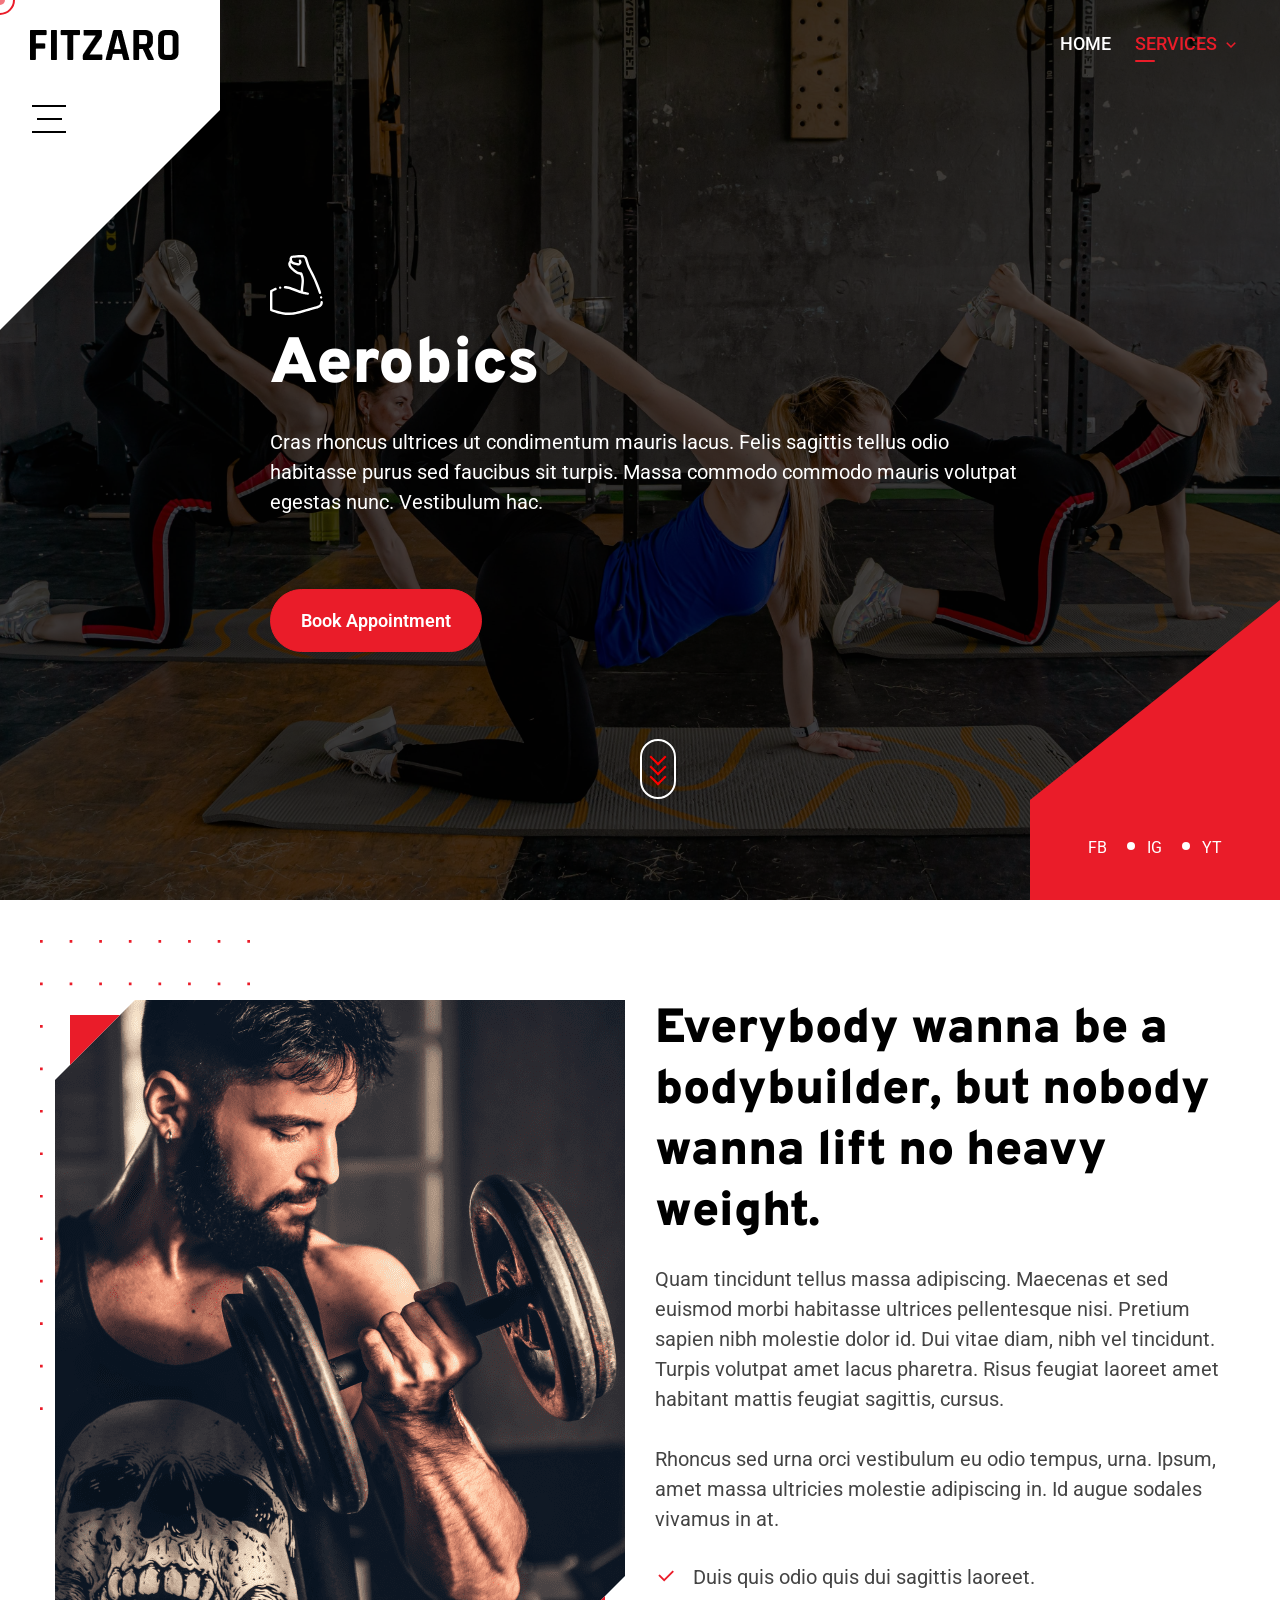
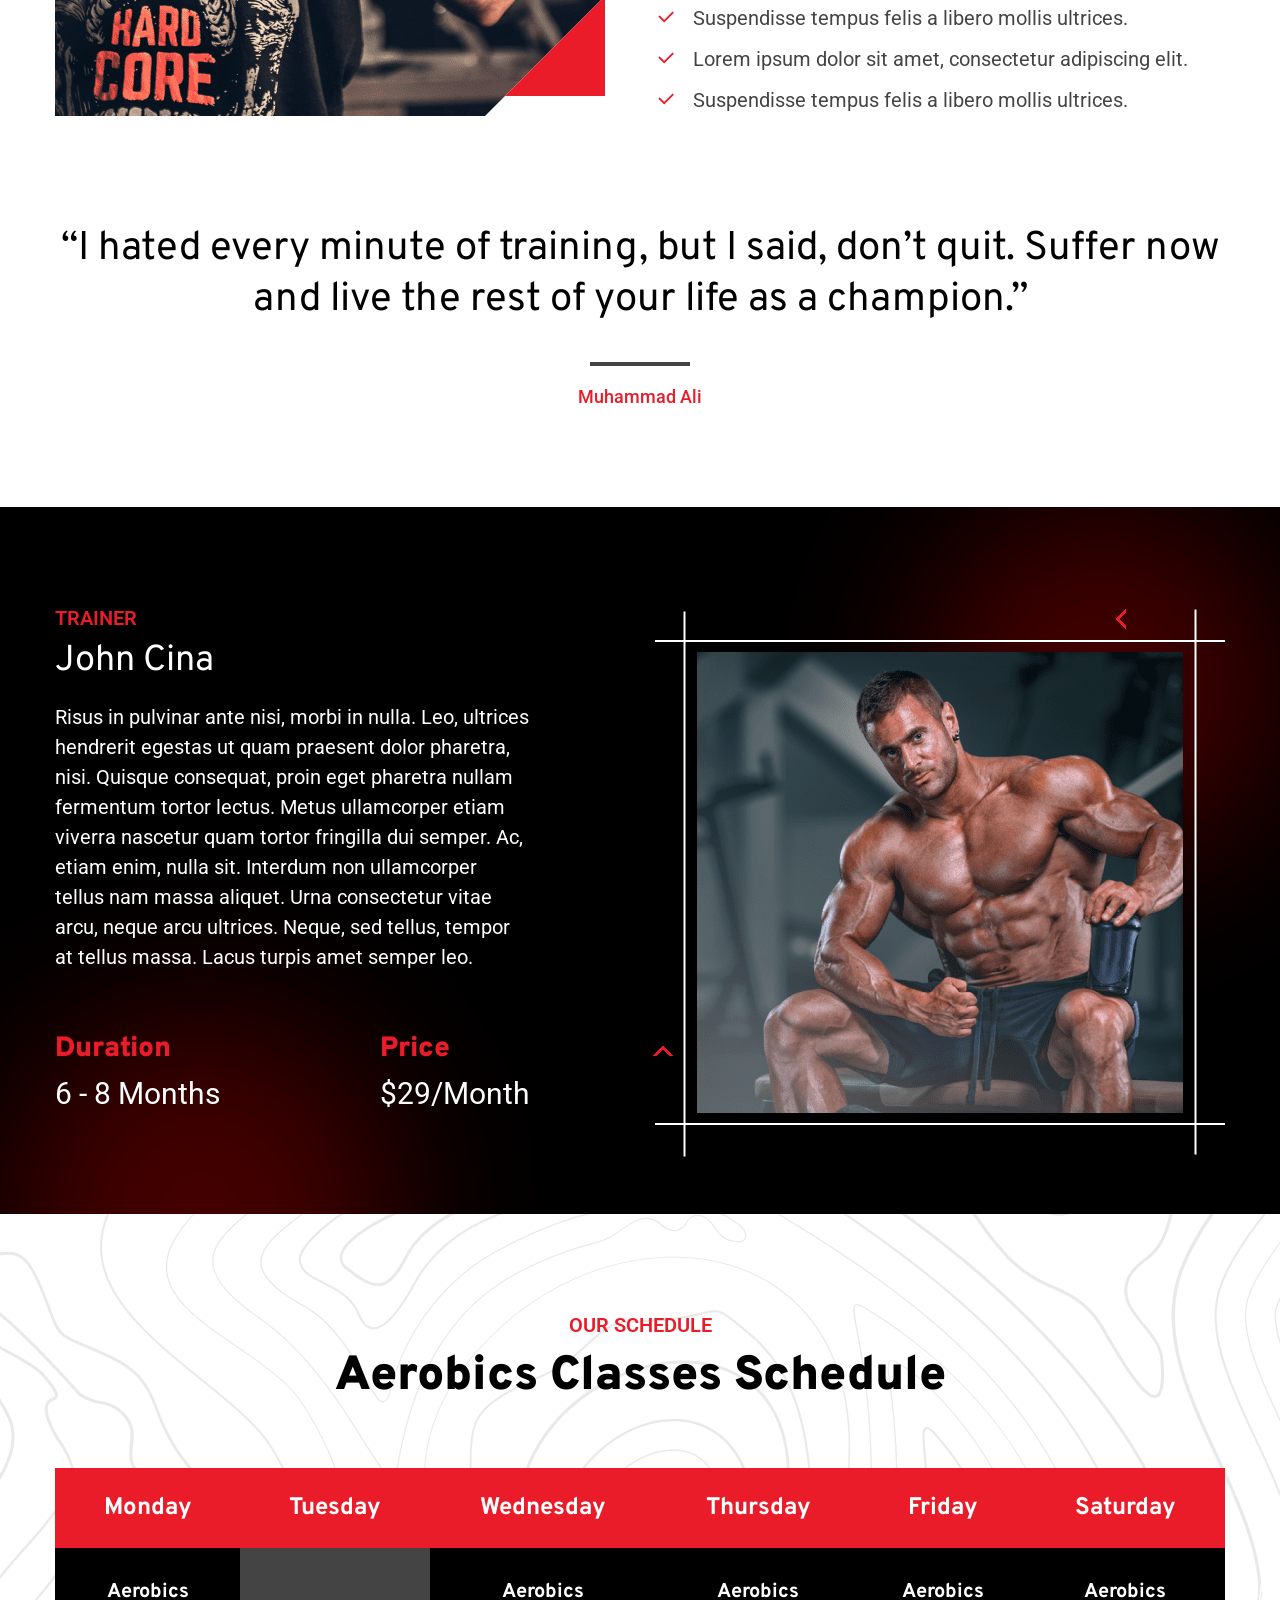
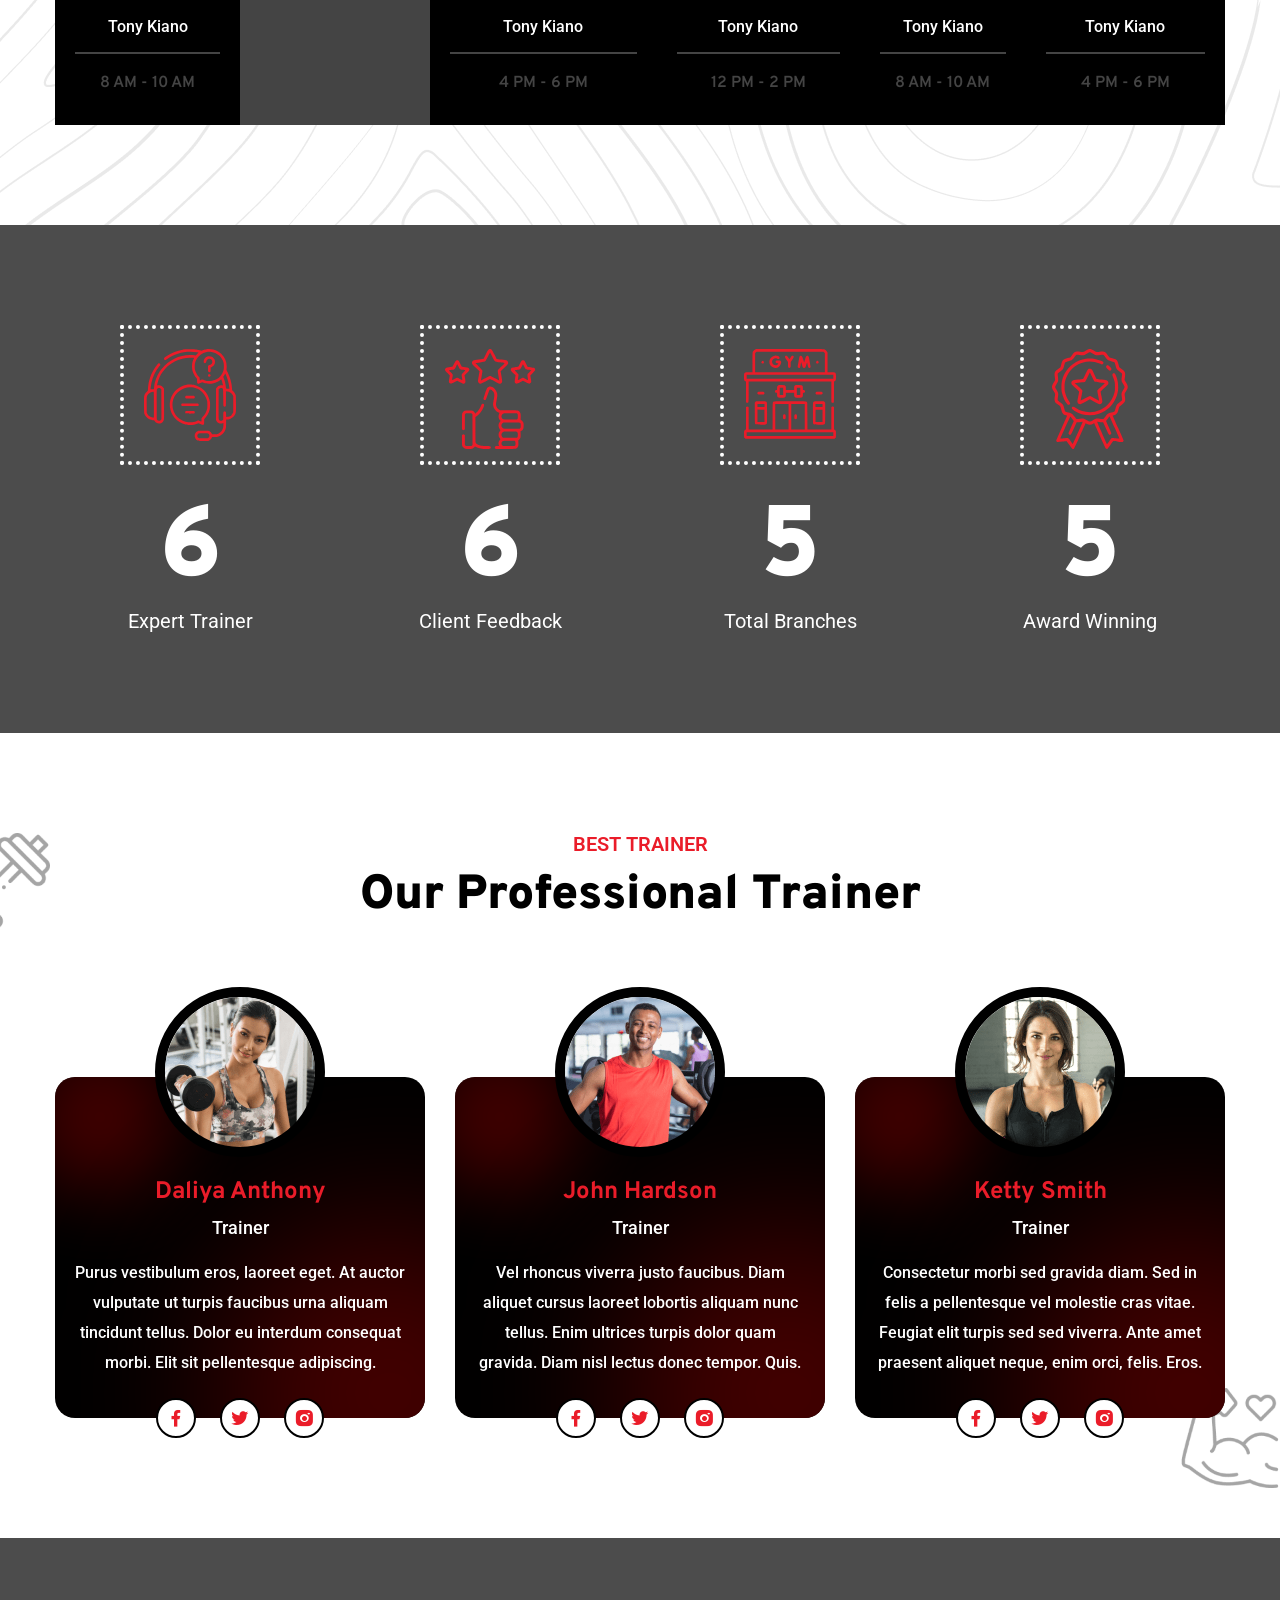
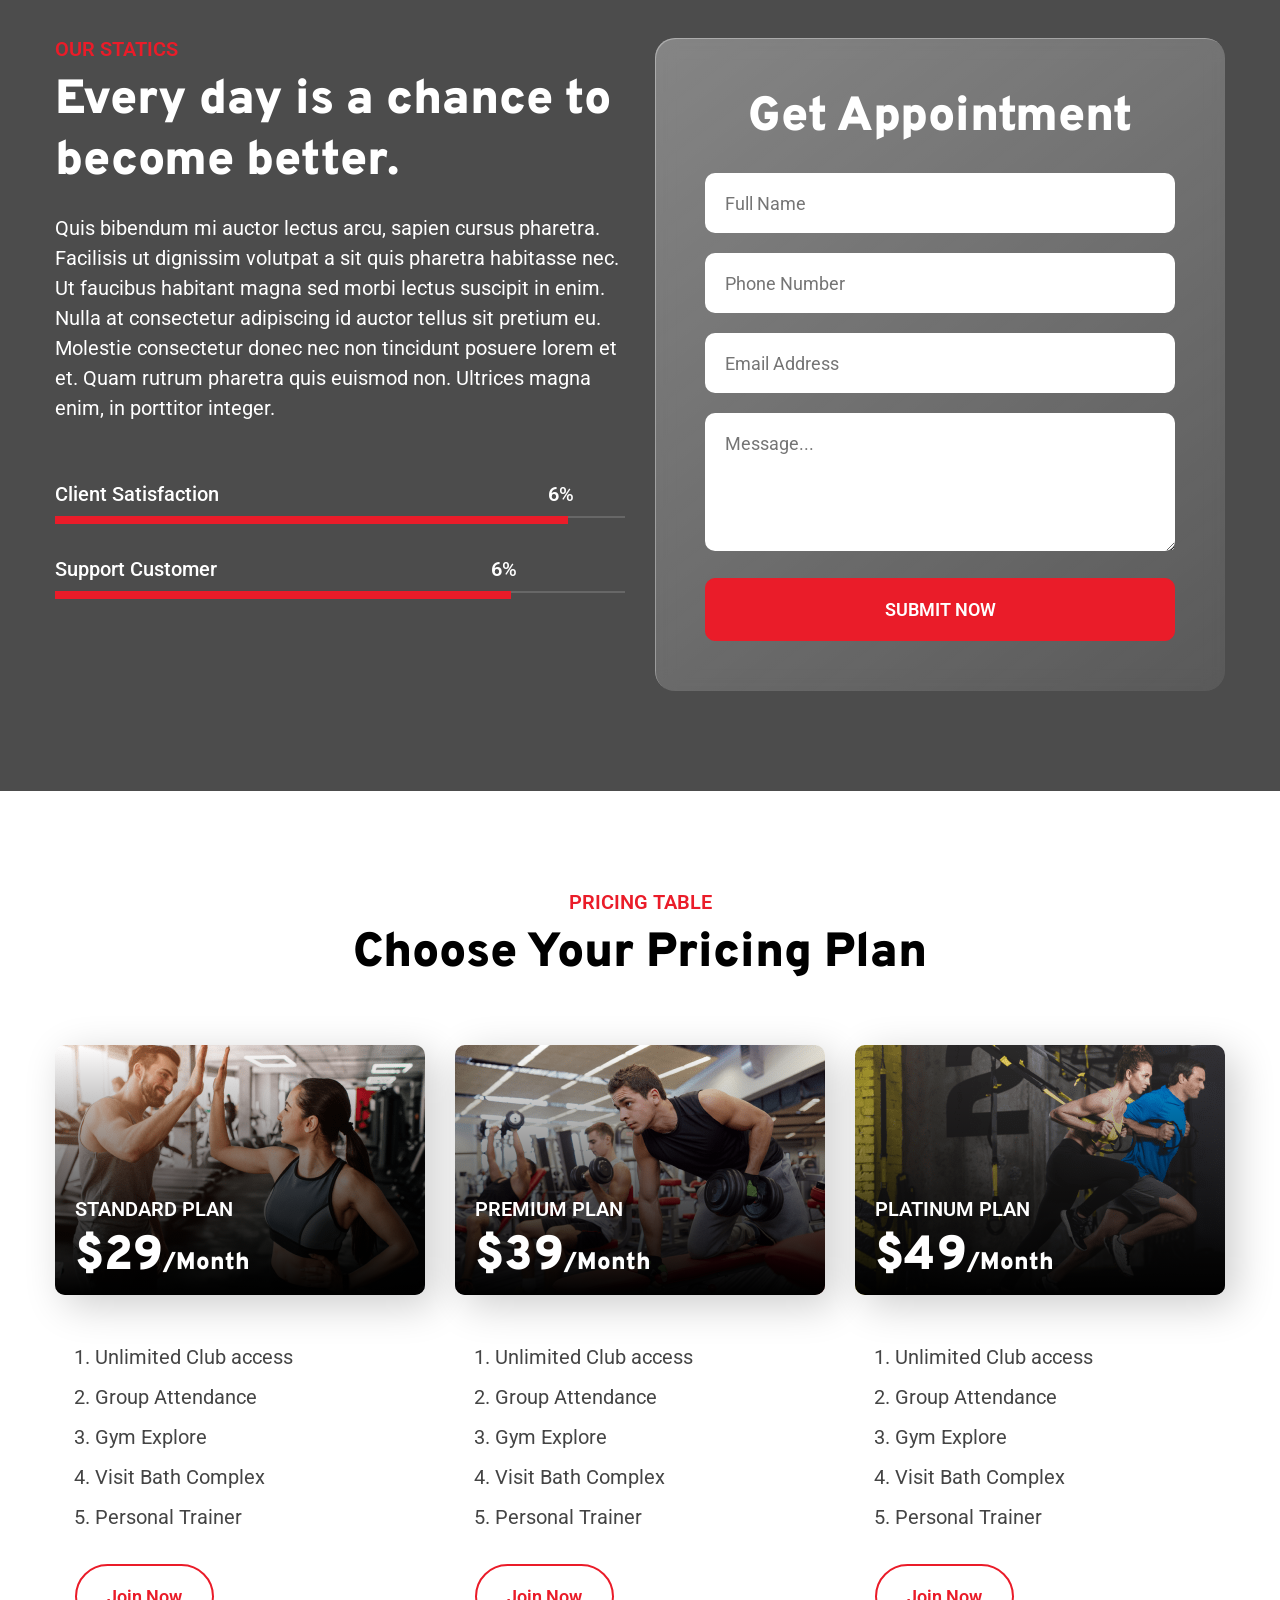
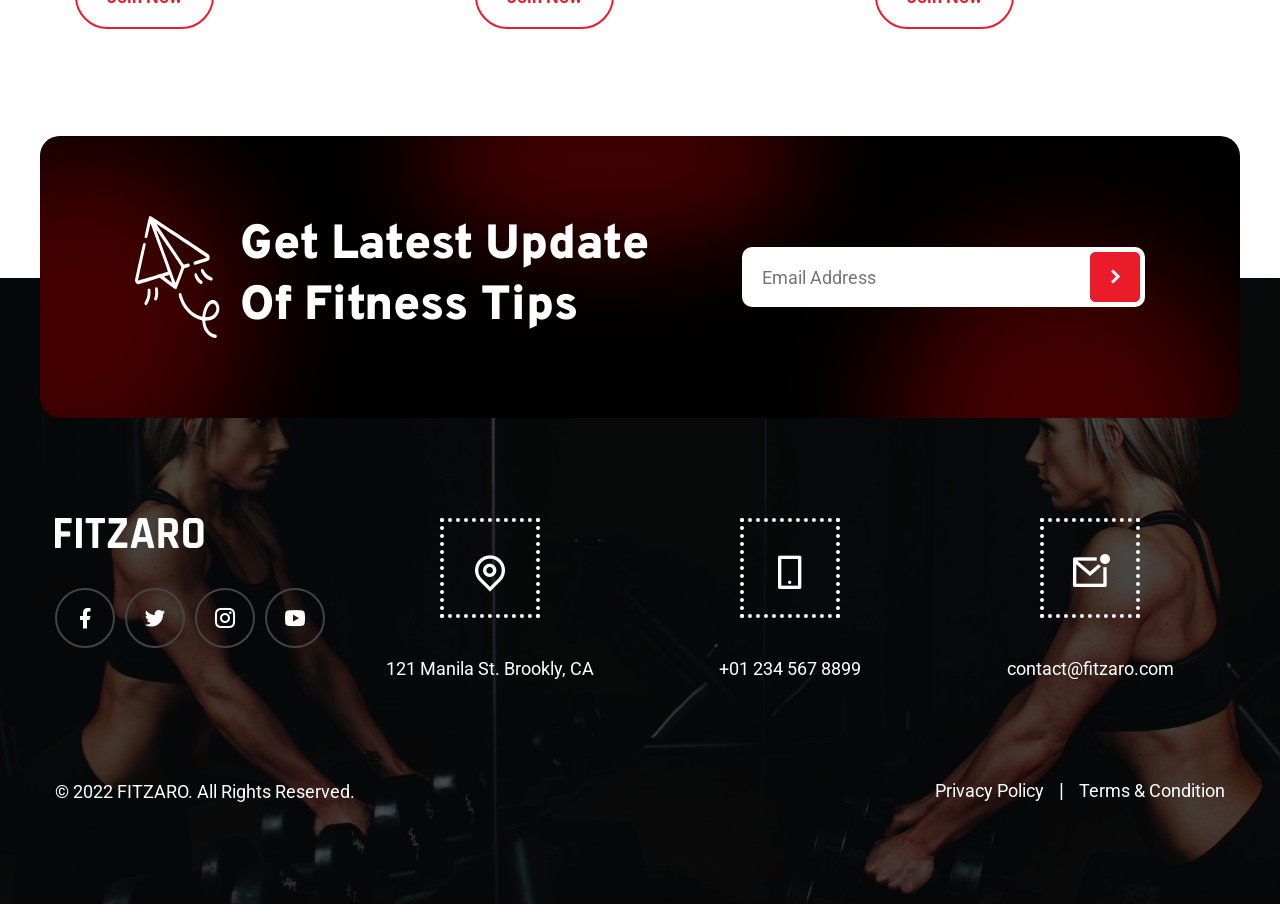
<file: aerobics.html>
<!DOCTYPE html>
<html lang="en" dir="ltr">

<!-- Mirrored from up2client.com/envato/fitzaro/aerobics.html by HTTrack Website Copier/3.x [XR&CO'2014], Sat, 11 Jul 2026 14:42:33 GMT -->
<head>
    <meta charset="utf-8">
    <meta http-equiv="X-UA-Compatible" content="IE=edge">
    <meta name="viewport" content="width=device-width, initial-scale=1, shrink-to-fit=no">
    <link href="assets/images/logo/fav-icon.png" rel="icon">
    <link rel="preconnect" href="https://fonts.googleapis.com/">
    <link rel="preconnect" href="https://fonts.gstatic.com/" crossorigin>
    <link href="https://fonts.googleapis.com/css2?family=Roboto:ital,wght@0,100;0,300;0,400;0,500;0,700;0,900;1,100;1,300;1,400;1,500;1,700;1,900&amp;family=Overpass:ital,wght@0,100;0,200;0,300;0,400;0,500;0,600;0,700;0,800;0,900;1,100;1,200;1,300;1,400;1,500;1,600;1,700;1,800;1,900&amp;display=swap" rel="stylesheet">
    <link rel="stylesheet" type="text/css" href="assets/css/all.min.css">
    <link rel="stylesheet" type="text/css" href="assets/css/bootstrap.min.css">
    <link rel="stylesheet" type="text/css" href="assets/css/all.html">
    <link rel="stylesheet" type="text/css" href="assets/css/animate.css">
    <link rel="stylesheet" type="text/css" href="assets/css/swiper.min.css"/>
    <link rel="stylesheet" type="text/css" href="assets/css/aos.css">
    <link rel="stylesheet" type="text/css" href="assets/css/custom.css">
    <link rel="stylesheet" type="text/css" href="services/css/service.css">
    <link rel="stylesheet" type="text/css" href="assets/css/media-query.css">
    <title>Fitzaro | Aerobics Page</title>
</head>

<body>

    <!-- Preloader -->
    <div class="preloader">
        <div class="loader">
            <div class="loader-inner"></div>
            <div class="loader-inner"></div>
        </div>
    </div>
    <!-- end Preloader -->

    <!-- Mouse Cursor Dragging Ball Start -->
    <div class="mouseCursor cursor-outer"></div>
    <div class="mouseCursor cursor-inner">view</div>
    <!-- Mouse Cursor Dragging Ball Ends -->
    
    <div id="wrap">

        <!-- start header -->
        <header class="header" id="header">
            <div class="navbar-header">
                <nav class="navbar_expand">
                    <div class="navbar_main">
                        <div class="navbar_panel">
                            <!--Navbar Toggle-->
                            <button class="navbar-toggle toggle-menu">
                                <span></span>
                            </button>
                            <!--Navbar Logo-->
                            <div class="navbar_brand">
                                <!--Logo-->
                                <a class="fitzaro_logo" href="index.html">
                                    <img src="assets/images/logo/logo.png" alt="Header Logo img" class="logo_dark img-fluid">
                                </a>
                            </div>
                        </div>
                        <div class="navbar_collapse">
                            <ul class="navbar_nav me-auto mb-2 mb-lg-0">
                                <li class="nav-item">
                                    <a class="nav-link" href="index.html">Home</a>
                                </li>
                                <li class="nav-item dropdown">
                                    <a class="nav-link active" href="javascript:void(0);">Services</a>
                                    <ul class="dropdown-menu">
                                        <li><a class="dropdown-item" href="weight_lifting.html">Weight Lifting</a></li>
                                        <li><a class="dropdown-item" href="aerobics.html">Aerobics</a></li>
                                        <li><a class="dropdown-item" href="cardio.html">Cardio</a></li>
                                        <li><a class="dropdown-item" href="boxing_punch.html">Boxing Punch</a></li>
                                        <li><a class="dropdown-item" href="power_yoga.html">Power Yoga</a></li>
                                        <li><a class="dropdown-item" href="zumba_class.html">Zumba Class</a></li>
                                    </ul>
                                </li>
                            </ul>
                        </div>
                        <button class="sidebar-toggle fixed-menu">
                            <span></span>
                        </button>
                    </div>
                </nav>
                <div class="sidebar-menu">
                    <div class="side_social_info">
                        <img src="assets/images/svg/watch.svg" alt="clock image" class="img-fluid">
                        <div class="time-schedule">
                            <div class="weekly-day">Mon - Fri</div>
                            <p class="m-0">7 AM - 10 PM</p>
                        </div>
                        <div class="time-schedule">
                            <div class="weekly-day">Sat - Sun</div>
                            <p class="m-0">7 AM - 2 PM</p>
                        </div>
                        <ul class="social_list">
                            <li><a href="tel:+012345678899">+01 234 567 8899</a></li>
                            <li class="mb-5"><a href="mailto:contact@fitzaro.com">contact@fitzaro.com</a></li>
                            <li><p class="m-0">121 Manila St. Brookly, CA</p></li>
                        </ul>
                    </div>
                    <div class="side_panel">
                        <ul class="list-social-ic">
                            <li><a class="icon ic-facebook" href="https://www.facebook.com/"><i class="ri-facebook-fill"></i></a></li>
                            <li><a class="icon ic-twitter" href="https://twitter.com/"><i class="ri-twitter-fill"></i></a></li>
                            <li><a class="icon ic-instgram" href="https://www.instagram.com/"><i class="ri-instagram-line"></i></a></li>
                            <li><a class="icon ic-youtube" href="https://www.youtube.com/"><i class="ri-youtube-fill"></i></a></li>
                        </ul>
                    </div>
                </div>
            </div>
        </header>
        <!-- end header -->

        <!-- start first section -->
        <section class="service_section social-triangle" style="background-image: url(services/images/banner/service_bg2.png);">
            <div class="parallax-overlay"></div>
            <div class="container">
                <div class="banner_content col-12 col-lg-10 col-md-10" data-aos="zoom-in" data-aos-duration="1000">
                    <img src="assets/images/svg/body-white.svg" alt="Body Building1" class="img-fluid exercise-img">
                    <h1 class="main_tiltle m-0">Aerobics</h1>
                    <p>Cras rhoncus ultrices ut condimentum mauris lacus. Felis sagittis tellus odio habitasse purus sed faucibus sit turpis. Massa commodo commodo mauris volutpat egestas nunc. Vestibulum hac.</p>
                    <a class="button fitzaro_btn" href="#appointment">Book Appointment</a>
                </div>
                <a href="#about" class="scroll-down">
                    <span class="scroll-arrow arrow1"></span>
                    <span class="scroll-arrow arrow2"></span>
                    <span class="scroll-arrow arrow3"></span>
                </a>
            </div>
            <div class="slide_social_ic" data-aos="fade-up-left" data-aos-duration="1000">
                <div class="triangle-1"></div>
                <div class="banner_social">
                    <a href="https://www.facebook.com/" target="_blank">FB</a>
                    <a href="https://www.instagram.com/" target="_blank">IG</a>
                    <a href="https://www.youtube.com/" target="_blank">YT</a>
                </div>
            </div>
        </section>
        <!-- end first section -->

        <!-- start About section -->
        <section class="about-section p-10 position-relative" id="about">
            <div class="background_shape animate-this">
                <img src="assets/images/svg/service-shape.svg" alt="service-shape image">
            </div>
            <div class="fitzaro_health">
                <div class="container">
                    <div class="row">
                        <div class="col-12 col-lg-6 col-md-6 about_img" data-aos="fade-right" data-aos-duration="1000">
                            <div class="service_img" data-aos="fade-right" data-aos-duration="1000">
                                <div class="triangle-top"></div>
                                <div class="triangle-bottom"></div>
                                <img src="services/images/about/about-img1.png" alt="service image" class="img-fluid">
                            </div>
                        </div>
                        <div class="col-12 col-lg-6 col-md-6">
                            <div class="abo_content" data-aos="fade-left" data-aos-duration="1000">
                                <h2 class="main_heading m-0">Everybody wanna be a bodybuilder, but nobody wanna lift no heavy weight.</h2>
                                <p class="about_detail m-0">Quam tincidunt tellus massa adipiscing. Maecenas et sed euismod morbi habitasse ultrices pellentesque nisi. Pretium sapien nibh molestie dolor id. Dui vitae diam, nibh vel tincidunt. Turpis volutpat amet lacus pharetra. Risus feugiat laoreet amet habitant mattis feugiat sagittis, cursus.
                                    <br><br>Rhoncus sed urna orci vestibulum eu odio tempus, urna. Ipsum, amet massa ultricies molestie adipiscing in. Id augue sodales vivamus in at.</p>
                                    <div class="box_detail">
                                        <div class="list_icon">
                                            <i class="ri-check-line"></i>
                                            <p class="m-0 check_detail">Duis quis odio quis dui sagittis laoreet.</p>
                                        </div>
                                        <div class="list_icon">
                                            <i class="ri-check-line"></i>
                                            <p class="m-0 check_detail">Suspendisse tempus felis a libero mollis ultrices.</p>
                                        </div>
                                        <div class="list_icon">
                                            <i class="ri-check-line"></i>
                                            <p class="m-0 check_detail">Lorem ipsum dolor sit amet, consectetur adipiscing elit.</p>
                                        </div>
                                        <div class="list_icon">
                                            <i class="ri-check-line"></i>
                                            <p class="m-0 check_detail">Suspendisse tempus felis a libero mollis ultrices.</p>
                                        </div>
                                    </div>
                                </div>
                            </div>
                        </div>

                        <div class="row build_best" data-aos="zoom-in-up" data-aos-easing="linear" data-aos-duration="1000">
                            <div class="col-12">
                                <div class="head_review">“I hated every minute of training, but I said, don’t quit. Suffer now and live the rest of your life as a champion.”</div>
                                <p class="review_name">Muhammad Ali</p>
                            </div>
                        </div>
                    </div>
                </div>
            </section>
            <!-- end About section -->

            <!-- start video section -->
            <section class="fitzaro_video p-10" id="mission">
                <div class="container">
                    <div class="row">
                        <div class="col-12 col-lg-6 col-md-6">
                            <div class="video_info col-lg-10 col-md-12">
                                <span class="sub_heading">Trainer</span>
                                <h2 class="main_heading text-white m-0">John Cina</h2>
                                <p class="mb-60">Risus in pulvinar ante nisi, morbi in nulla. Leo, ultrices hendrerit egestas ut quam praesent dolor pharetra, nisi. Quisque consequat, proin eget pharetra nullam fermentum tortor lectus. Metus ullamcorper etiam viverra nascetur quam tortor fringilla dui semper. Ac, etiam enim, nulla sit. Interdum non ullamcorper tellus nam massa aliquet. Urna consectetur vitae arcu, neque arcu ultrices. Neque, sed tellus, tempor at tellus massa. Lacus turpis amet semper leo.</p>
                                <div class="trainer_detail">
                                    <div class="time_duration">
                                        <h3>Duration</h3>
                                        <div class="training_month">6 - 8 Months</div>
                                    </div>
                                    <div class="time_duration">
                                        <h3>Price</h3>
                                        <div class="training_month">$29/Month</div>
                                    </div>
                                </div>
                            </div>
                        </div>
                        <div class="col-12 col-lg-6 col-md-6 video_wrap" data-aos="fade-left" data-aos-duration="1000">
                            <div class="bg_image">
                                <div class="line-shapes">
                                    <div class="line-1"></div>
                                    <div class="line-2"></div>
                                    <div class="line-3"></div>
                                    <div class="line-4"></div>
                                </div>
                                <div class="right-arrow-grp">
                                    <div class="arrowSliding">
                                        <div class="arrow"></div>
                                    </div>
                                    <div class="arrowSliding delay1">
                                        <div class="arrow"></div>
                                    </div>
                                    <div class="arrowSliding delay2">
                                        <div class="arrow"></div>
                                    </div>
                                    <div class="arrowSliding delay3">
                                        <div class="arrow"></div>
                                    </div>
                                    <div class="arrowSliding delay4">
                                        <div class="arrow"></div>
                                    </div>
                                    <div class="arrowSliding delay5">
                                        <div class="arrow"></div>
                                    </div>
                                </div>
                                <div class="top-arrow-grp">
                                    <div class="slide-top">
                                        <div class="arrow"></div>
                                    </div>
                                    <div class="slide-top delaytime1">
                                        <div class="arrow"></div>
                                    </div>
                                    <div class="slide-top delaytime2">
                                        <div class="arrow"></div>
                                    </div>
                                    <div class="slide-top delaytime3">
                                        <div class="arrow"></div>
                                    </div>
                                    <div class="slide-top delaytime4">
                                        <div class="arrow"></div>
                                    </div>
                                    <div class="slide-top delaytime5">
                                        <div class="arrow"></div>
                                    </div>
                                </div>
                                <img src="services/images/trainer/trainer-img.png" alt="trainer image" class="video-img img-fluid">
                            </div>
                        </div>
                    </div>
                </div>
            </section>
            <!-- end video section -->

            <!-- start schedule section -->
            <section class="schedule_part p-10" id="classes">
                <div class="container">
                    <div class="schedule_start text-center mb-60">
                        <span class="sub_heading">Our Schedule</span>
                        <h2 class="m-0">Aerobics Classes Schedule</h2>
                    </div>
                    <div class="row">
                        <div class="col-lg-12">
                            <div class="gym_timetable" data-aos="zoom-in-up" data-aos-easing="linear" data-aos-duration="1000">
                                <div class="timetable-area table-responsive">
                                    <table class="table">
                                        <thead>
                                            <tr>
                                                <th>Monday</th>
                                                <th>Tuesday</th>
                                                <th>Wednesday</th>
                                                <th>Thursday</th>
                                                <th>Friday</th>
                                                <th>Saturday</th>
                                            </tr>
                                        </thead>
                                        <tbody>
                                            <tr>
                                                <td class="body_detail">
                                                    <div class="tabel_content">
                                                        <h3>Aerobics</h3>
                                                        <span>Tony Kiano</span>
                                                        <div class="schedule_time">
                                                            <h4>8 AM - 10 AM</h4>
                                                        </div>
                                                    </div>
                                                    <img src="assets/images/schedule/aerobics-1.png" alt="Aerobics-1 image" class="img-fluid time-image">
                                                </td>
                                                <td></td>
                                                <td class="body_detail">
                                                    <div class="tabel_content">
                                                        <h3>Aerobics</h3>
                                                        <span>Tony Kiano</span>
                                                        <div class="schedule_time">
                                                            <h4>4 PM - 6 PM</h4>
                                                        </div>
                                                    </div>
                                                    <img src="assets/images/schedule/aerobics-1.png" alt="Aerobics-1 image" class="img-fluid time-image">
                                                </td>
                                                <td class="body_detail">
                                                    <div class="tabel_content">
                                                        <h3>Aerobics</h3>
                                                        <span>Tony Kiano</span>
                                                        <div class="schedule_time">
                                                            <h4>12 PM - 2 PM</h4>
                                                        </div>
                                                    </div>
                                                    <img src="assets/images/schedule/aerobics-1.png" alt="Aerobics-1 image" class="img-fluid time-image">
                                                </td>
                                                <td class="body_detail">
                                                    <div class="tabel_content">
                                                        <h3>Aerobics</h3>
                                                        <span>Tony Kiano</span>
                                                        <div class="schedule_time">
                                                            <h4>8 AM - 10 AM</h4>
                                                        </div>
                                                    </div>
                                                    <img src="assets/images/schedule/aerobics-1.png" alt="Aerobics-1 image" class="img-fluid time-image">
                                                </td>
                                                <td class="body_detail">
                                                    <div class="tabel_content">
                                                        <h3>Aerobics</h3>
                                                        <span>Tony Kiano</span>
                                                        <div class="schedule_time">
                                                            <h4>4 PM - 6 PM</h4>
                                                        </div>
                                                    </div>
                                                    <img src="assets/images/schedule/aerobics-1.png" alt="Aerobics-1 image" class="img-fluid time-image">
                                                </td>
                                            </tr>
                                        </tbody>
                                    </table>
                                </div>
                            </div>
                        </div>
                    </div>
                </div>
            </section>
            <!-- end schedule section -->

            <!-- start Countdown section -->
            <section class="fitzaro_coundown p-10" id="countdown">
                <div class="parallax-overlay"></div>
                <div class="container">
                    <div class="row">
                        <div class="col-12 col-sm-6 col-lg-3">
                            <div class="countdown_formula text-center" data-aos="flip-up" data-aos-easing="linear" data-aos-duration="1000">
                                <div class="counter_image">
                                    <img src="assets/images/svg/headphone.svg" alt="Headphone image" class="img-fluid">
                                </div>
                                <h4 class="m-0"><span class="coundown-number" data-number="80">80</span></h4>
                                <div class="sub_info">Expert Trainer</div>
                            </div>
                        </div>
                        <div class="col-12 col-sm-6 col-lg-3">
                            <div class="countdown_formula text-center" data-aos="flip-up" data-aos-easing="linear" data-aos-duration="1000">
                                <div class="counter_image">
                                    <img src="assets/images/svg/rating.svg" alt="Rating image" class="img-fluid">
                                </div>
                                <h4 class="m-0"><span class="coundown-number" data-number="120">120</span></h4>
                                <div class="sub_info">Client Feedback</div>
                            </div>
                        </div>
                        <div class="col-12 col-sm-6 col-lg-3">
                            <div class="countdown_formula text-center" data-aos="flip-up" data-aos-easing="linear" data-aos-duration="1000">
                                <div class="counter_image">
                                    <img src="assets/images/svg/gym.svg" alt="Gym image" class="img-fluid">
                                </div>
                                <h4 class="m-0"><span class="coundown-number" data-number="100">100</span></h4>
                                <div class="sub_info">Total Branches</div>
                            </div>
                        </div>
                        <div class="col-12 col-sm-6 col-lg-3">
                            <div class="countdown_formula text-center" data-aos="flip-up" data-aos-easing="linear" data-aos-duration="1000">
                                <div class="counter_image">
                                    <img src="assets/images/svg/winning.svg" alt="Winning image" class="img-fluid">
                                </div>
                                <h4 class="m-0"><span class="coundown-number" data-number="70">70</span></h4>
                                <div class="sub_info">Award Winning</div>
                            </div>
                        </div>
                    </div>
                </div>
            </section>
            <!-- end countdown section -->

            <!-- start trainer section -->
            <section class="best-trainer p-10" id="trainer">
                <div class="img-shape1">
                    <img src="assets/images/trainer/gym-img.png" alt="gym-image" class="img-fluid">
                </div>
                <div class="img-shape2">
                    <img src="assets/images/trainer/muscle-img.png" alt="muscle-img" class="img-fluid">
                </div>
                <div class="container">
                    <div class="trainer-data text-center mb-60">
                        <span class="sub_heading">Best Trainer</span>
                        <h2 class="m-0">Our Professional Trainer</h2>
                        <h3 class="d-none">Hidden</h3>
                    </div>
                    <div class="trainer_slider" data-aos="zoom-in" data-aos-easing="linear" data-aos-duration="1000">
                        <div class="swiper-wrapper">
                            <div class="team-box text-center swiper-slide">
                                <div class="border-shape">
                                    <img src="assets/images/trainer/trainer-img1.png" alt="Trainer image1" class="img-fluid">
                                </div>
                                <div class="box-inner">
                                    <h4 class="d-none">Hidden</h4>
                                    <h5 class="trainer-name m-0">Daliya Anthony</h5>
                                    <p class="designation m-0">Trainer</p>
                                    <p class="trainer-detail m-0">Purus vestibulum eros, laoreet eget. At auctor vulputate ut turpis faucibus urna aliquam tincidunt tellus. Dolor eu interdum consequat morbi. Elit sit pellentesque adipiscing.</p>
                                </div>
                                <ul class="team-social">
                                    <li class="ic-list">
                                        <a href="https://www.facebook.com/"><i class="ri-facebook-fill"></i></a>
                                    </li>
                                    <li class="ic-list">
                                        <a href="https://twitter.com/"><i class="ri-twitter-fill"></i></a>
                                    </li>
                                    <li class="ic-list">
                                        <a href="https://www.instagram.com/"><i class="ri-instagram-fill"></i></a>
                                    </li>
                                </ul>
                            </div>
                            <div class="team-box text-center swiper-slide">
                                <div class="border-shape">
                                    <img src="assets/images/trainer/trainer-img2.png" alt="Trainer image2" class="img-fluid">
                                </div>
                                <div class="box-inner">
                                    <h5 class="trainer-name m-0">John Hardson</h5>
                                    <p class="designation m-0">Trainer</p>
                                    <p class="trainer-detail m-0">Vel rhoncus viverra justo faucibus. Diam aliquet cursus laoreet lobortis aliquam nunc tellus. Enim ultrices turpis dolor quam gravida. Diam nisl lectus donec tempor. Quis.</p>
                                </div>
                                <ul class="team-social">
                                    <li class="ic-list">
                                        <a href="https://www.facebook.com/"><i class="ri-facebook-fill"></i></a>
                                    </li>
                                    <li class="ic-list">
                                        <a href="https://twitter.com/"><i class="ri-twitter-fill"></i></a>
                                    </li>
                                    <li class="ic-list">
                                        <a href="https://www.instagram.com/"><i class="ri-instagram-fill"></i></a>
                                    </li>
                                </ul>
                            </div>
                            <div class="team-box text-center swiper-slide">
                                <div class="border-shape">
                                    <img src="assets/images/trainer/trainer-img3.png" alt="Trainer image3" class="img-fluid">
                                </div>
                                <div class="box-inner">
                                    <h5 class="trainer-name m-0">Ketty Smith</h5>
                                    <p class="designation m-0">Trainer</p>
                                    <p class="trainer-detail m-0">Consectetur morbi sed gravida diam. Sed in felis a pellentesque vel molestie cras vitae. Feugiat elit turpis sed sed viverra. Ante amet praesent aliquet neque, enim orci, felis. Eros.</p>
                                </div>
                                <ul class="team-social">
                                    <li class="ic-list">
                                        <a href="https://www.facebook.com/"><i class="ri-facebook-fill"></i></a>
                                    </li>
                                    <li class="ic-list">
                                        <a href="https://twitter.com/"><i class="ri-twitter-fill"></i></a>
                                    </li>
                                    <li class="ic-list">
                                        <a href="https://www.instagram.com/"><i class="ri-instagram-fill"></i></a>
                                    </li>
                                </ul>
                            </div>
                            <div class="team-box text-center swiper-slide">
                                <div class="border-shape">
                                    <img src="assets/images/trainer/trainer-img4.png" alt="Trainer image4" class="img-fluid">
                                </div>
                                <div class="box-inner">
                                    <h5 class="trainer-name m-0">Lipsa Smith</h5>
                                    <p class="designation m-0">Trainer</p>
                                    <p class="trainer-detail m-0">Consectetur morbi sed gravida diam. Sed in felis a pellentesque vel molestie cras vitae. Feugiat elit turpis sed sed viverra. Ante amet praesent aliquet neque, enim orci, felis. Eros.</p>
                                </div>
                                <ul class="team-social">
                                    <li class="ic-list">
                                        <a href="https://www.facebook.com/"><i class="ri-facebook-fill"></i></a>
                                    </li>
                                    <li class="ic-list">
                                        <a href="https://twitter.com/"><i class="ri-twitter-fill"></i></a>
                                    </li>
                                    <li class="ic-list">
                                        <a href="https://www.instagram.com/"><i class="ri-instagram-fill"></i></a>
                                    </li>
                                </ul>
                            </div>
                            <div class="team-box text-center swiper-slide">
                                <div class="border-shape">
                                    <img src="assets/images/trainer/trainer-img5.png" alt="Trainer image5" class="img-fluid">
                                </div>
                                <div class="box-inner">
                                    <h5 class="trainer-name m-0">Ali Shah</h5>
                                    <p class="designation m-0">Trainer</p>
                                    <p class="trainer-detail m-0">Consectetur morbi sed gravida diam. Sed in felis a pellentesque vel molestie cras vitae. Feugiat elit turpis sed sed viverra. Ante amet praesent aliquet neque, enim orci, felis. Eros.</p>
                                </div>
                                <ul class="team-social">
                                    <li class="ic-list">
                                        <a href="https://www.facebook.com/"><i class="ri-facebook-fill"></i></a>
                                    </li>
                                    <li class="ic-list">
                                        <a href="https://twitter.com/"><i class="ri-twitter-fill"></i></a>
                                    </li>
                                    <li class="ic-list">
                                        <a href="https://www.instagram.com/"><i class="ri-instagram-fill"></i></a>
                                    </li>
                                </ul>
                            </div>
                        </div>
                    </div>
                </div>
            </section>
            <!-- end trainer section -->

            <!-- start appoinment section -->
            <section class="appointment_section p-10 reveal" id="appointment">
                <div class="parallax-overlay"></div>
                <div class="container">
                    <div class="row">
                        <div class="col-12 col-lg-6 col-md-6">
                            <div class="static_content">
                                <span class="sub_heading">Our Statics</span>
                                <h2 class="text-white main_heading m-0">Every day is a chance to become better.</h2>
                                <p class="text-white mb-60">Quis bibendum mi auctor lectus arcu, sapien cursus pharetra. Facilisis ut dignissim volutpat a sit quis pharetra habitasse nec. Ut faucibus habitant magna sed morbi lectus suscipit in enim. Nulla at consectetur adipiscing id auctor tellus sit pretium eu. Molestie consectetur donec nec non tincidunt posuere lorem et et. Quam rutrum pharetra quis euismod non. Ultrices magna enim, in porttitor integer.</p>
                                <div class="skill_bar">
                                    <div class="progress-counter">
                                        <p class="progress-title text-start">Client Satisfaction</p>
                                        <div class="progress-value" style="left:90%;"><span class="count coundown-number text-white" data-number="90">90</span>%</div>
                                        <div class="skil-progressbar"><span style="width:90%;"></span></div>
                                    </div>
                                    <div class="progress-counter">
                                        <p class="progress-title text-start">Support Customer</p>
                                        <div class="progress-value" style="left:80%;"><span class="count coundown-number text-white" data-number="80">80</span>%</div>
                                        <div class="skil-progressbar"><span style="width:80%;"></span></div>
                                    </div>
                                </div>
                            </div>  
                        </div>
                        <div class="col-12 col-lg-6 col-md-6">
                            <div class="appointment_form" data-aos="fade-left" data-aos-duration="1000">
                                <div class="get_title">
                                    <h2 class="m-0 text-center text-white mb-4">Get Appointment</h2>
                                </div>
                                <form class="form_start">
                                    <div class="row">
                                        <div class="col-12">
                                            <div class="input_area">
                                                <input type="text" name="Full Name" class="inputt-text" placeholder="Full Name" required="">
                                            </div>
                                        </div>
                                        <div class="col-12">
                                            <div class="input_area">
                                                <input type="text" name="Phone Number" class="inputt-text" placeholder="Phone Number" required="">
                                            </div>
                                        </div>
                                        <div class="col-12">
                                            <div class="input_area">
                                                <input type="email" name="Email Address" class="inputt-text" placeholder="Email Address" required="">
                                            </div>
                                        </div>
                                        <div class="col-12">
                                            <div class="input_area">
                                                <textarea class="inputt-text" placeholder="Message..."></textarea>
                                            </div>
                                        </div>
                                        <div class="col-12">
                                            <div class="input_area mb-0">
                                                <button type="submit" class="button fitzaro_btn">Submit Now</button>
                                            </div>
                                        </div>
                                    </div>
                                </form>
                            </div>
                        </div>
                    </div>
                </div>
            </section>
            <!-- end appoinment section -->

            <!-- start price section -->
            <section class="fitzaro-table p-10" id="price">
                <div class="container">
                    <div class="table_heading text-center">
                        <span class="sub_heading">Pricing Table</span>
                        <h2 class="mb-60">Choose Your Pricing Plan</h2>
                    </div>
                    <div class="row" data-aos="fade-up" data-aos-easing="linear" data-aos-duration="1000">
                        <div class="col-12 col-lg-4 col-md-4">
                            <div class="pricing_data">
                                <div class="table_img">
                                    <img src="assets/images/pricing/pricing-img1.png" alt="pricing1-image" class="img-fluid">
                                </div>
                                <div class="price-data">
                                    <span>STANDARD PLAN</span>
                                    <h3 class="m-0">$29<span class="month-text">/Month</span></h3>
                                </div>
                            </div>
                            <div class="inn-price-plan">
                                <ol class="price_list">
                                    <li>Unlimited Club access</li>
                                    <li>Group Attendance</li>
                                    <li>Gym Explore</li>
                                    <li>Visit Bath Complex</li>
                                    <li>Personal Trainer</li>
                                </ol>
                                <a class="button fitzaro_btn" href="javascript:void(0);">Join Now</a>
                            </div>
                        </div>
                        <div class="col-12 col-lg-4 col-md-4">
                            <div class="pricing_data">
                                <div class="table_img">
                                    <img src="assets/images/pricing/pricing-img2.png" alt="pricing2-image" class="img-fluid">
                                </div>
                                <div class="price-data">
                                    <span>PREMIUM PLAN</span>
                                    <h3 class="m-0">$39<span class="month-text">/Month</span></h3>
                                </div>
                            </div>
                            <div class="inn-price-plan">
                                <ol class="price_list">
                                    <li>Unlimited Club access</li>
                                    <li>Group Attendance</li>
                                    <li>Gym Explore</li>
                                    <li>Visit Bath Complex</li>
                                    <li>Personal Trainer</li>
                                </ol>
                                <a class="button fitzaro_btn" href="javascript:void(0);">Join Now</a>
                            </div>
                        </div>
                        <div class="col-12 col-lg-4 col-md-4">
                            <div class="pricing_data">
                                <div class="table_img">
                                    <img src="assets/images/pricing/pricing-img3.png" alt="pricing3-image" class="img-fluid">
                                </div>
                                <div class="price-data">
                                    <span>PLATINUM PLAN</span>
                                    <h3 class="m-0">$49<span class="month-text">/Month</span></h3>
                                </div>
                            </div>
                            <div class="inn-price-plan">
                                <ol class="price_list">
                                    <li>Unlimited Club access</li>
                                    <li>Group Attendance</li>
                                    <li>Gym Explore</li>
                                    <li>Visit Bath Complex</li>
                                    <li>Personal Trainer</li>
                                </ol>
                                <a class="button fitzaro_btn" href="javascript:void(0);">Join Now</a>
                            </div>
                        </div>
                    </div>
                </div>
            </section>
            <!-- end price section -->

            <!-- start subscribe section -->
            <section class="newsletter_subscribe" id="contact">
                <div class="container">
                    <div class="row fitness-update" data-aos="fade-up" data-aos-easing="linear" data-aos-duration="1000">
                        <div class="col-12 col-lg-7">
                            <div class="reboot-img d-flex">
                                <img src="assets/images/svg/paper-plane.svg" alt="Paper-plane" class="img-fluid">
                                <h2 class="m-0 text-white">Get Latest Update Of Fitness Tips</h2>
                            </div>
                        </div>
                        <div class="col-12 col-lg-5">
                            <form class="footer_subscribe_box">
                                <input type="email" class="subscribe-control" placeholder="Email Address">
                                <button type="submit" class="fitzaro_btn subscribe-btn"><i class="ri-arrow-right-s-line"></i></button>
                            </form>
                        </div>
                    </div>
                </div>
            </section>
            <!-- end subscribe section -->

            <!-- start footer section -->
            <footer class="footer" id="footer">
                <div class="parallax-overlay"></div>
                <div class="container">
                    <div class="main-footer">
                        <div class="row">
                            <div class="col-12 col-md-12 col-lg-3">
                                <div class="footer_first_row">
                                    <img src="assets/images/logo/footer-logo.png" alt="Footer Logo Image" class="img-fluid">
                                    <div class="footer-social-list">
                                        <a href="https://www.facebook.com/" class="facebook-ic"><i class="ri-facebook-fill icons"></i></a>
                                        <a href="https://twitter.com/" class="twitter-ic"><i class="ri-twitter-fill icons"></i></a>
                                        <a href="https://www.instagram.com/" class="instagram-ic"><i class="ri-instagram-line icons"></i></a>
                                        <a href="https://www.youtube.com/" class="youtube-ic"><i class="ri-youtube-fill icons"></i></a>
                                    </div>
                                </div>
                            </div>
                            <div class="col-12 col-md-4 col-lg-3">
                                <div class="footer_second_row locate_places text-center">
                                    <div class="place_detail">
                                        <i class="ri-map-pin-line"></i>
                                    </div>
                                    <p>121 Manila St. Brookly, CA</p>
                                </div>
                            </div>
                            <div class="col-12 col-md-4 col-lg-3">
                                <div class="footer_third_row locate_places text-center">
                                    <div class="place_detail">
                                        <i class="ri-smartphone-line"></i>
                                    </div>
                                    <p><a href="tel:+012345678899">+01 234 567 8899</a></p>
                                </div>
                            </div>
                            <div class="col-12 col-md-4 col-lg-3">
                                <div class="footer_forth_row locate_places text-center">
                                    <div class="place_detail">
                                        <i class="ri-mail-unread-line"></i>
                                    </div>
                                    <p><a href="mailto:contact@fitzaro.com">contact@fitzaro.com</a></p>
                                </div>
                            </div>
                        </div>
                    </div>
                    <div class="sub-footer">
                        <div class="footer-copyright">
                            <p class="m-0">&copy; 2022 FITZARO. All Rights Reserved.</p>
                        </div>
                        <div class="copyright_privacy">
                            <a href="javascript:void(0);">Privacy Policy</a><span>|</span><a href="javascript:void(0);">Terms & Condition</a>
                        </div>
                    </div>
                </div>
            </footer>
            <!-- end footer section -->


            <!-- video modal -->
            <div class="modal fade video_modal" id="exampleModal" tabindex="-1" aria-hidden="true" style="display: none;">
                <div class="modal-dialog modal-dialog-centered">
                    <div class="modal-content">
                        <div class="modal-header">
                            <button type="button" class="btn-close" data-bs-dismiss="modal" aria-label="Close"></button>
                        </div>
                        <div class="modal-body">
                            <video width="727" height="410" controls="" autoplay=""><source src="assets/video/gym_video.mp4" type="video/mp4">
                            </video> 
                        </div>
                    </div>
                </div>
            </div>

            <!-- scroll bottom-top  -->
            <div class="scroll-top">
                <svg class="border-circle svg-inner" width="100%" height="100%" viewBox="-1 -1 102 102">
                    <path d="M50,1 a49,49 0 0,1 0,98 a49,49 0 0,1 0,-98"></path>
                </svg>
            </div>

        </div>

        <script src="assets/js/jquery-min-3.6.0.js"></script>
        <script src="assets/js/bootstrap.bundle.min.js"></script>
        <script src="assets/js/swiper.min.js"></script>
        <script src="assets/js/all.html"></script>
        <script src="assets/js/aos.js"></script>
        <script src="assets/js/tilt.min.js"></script>
        <script src="assets/js/custom.js"></script>

    </body>

    
<!-- Mirrored from up2client.com/envato/fitzaro/aerobics.html by HTTrack Website Copier/3.x [XR&CO'2014], Sat, 11 Jul 2026 14:42:33 GMT -->
</html>
</file>
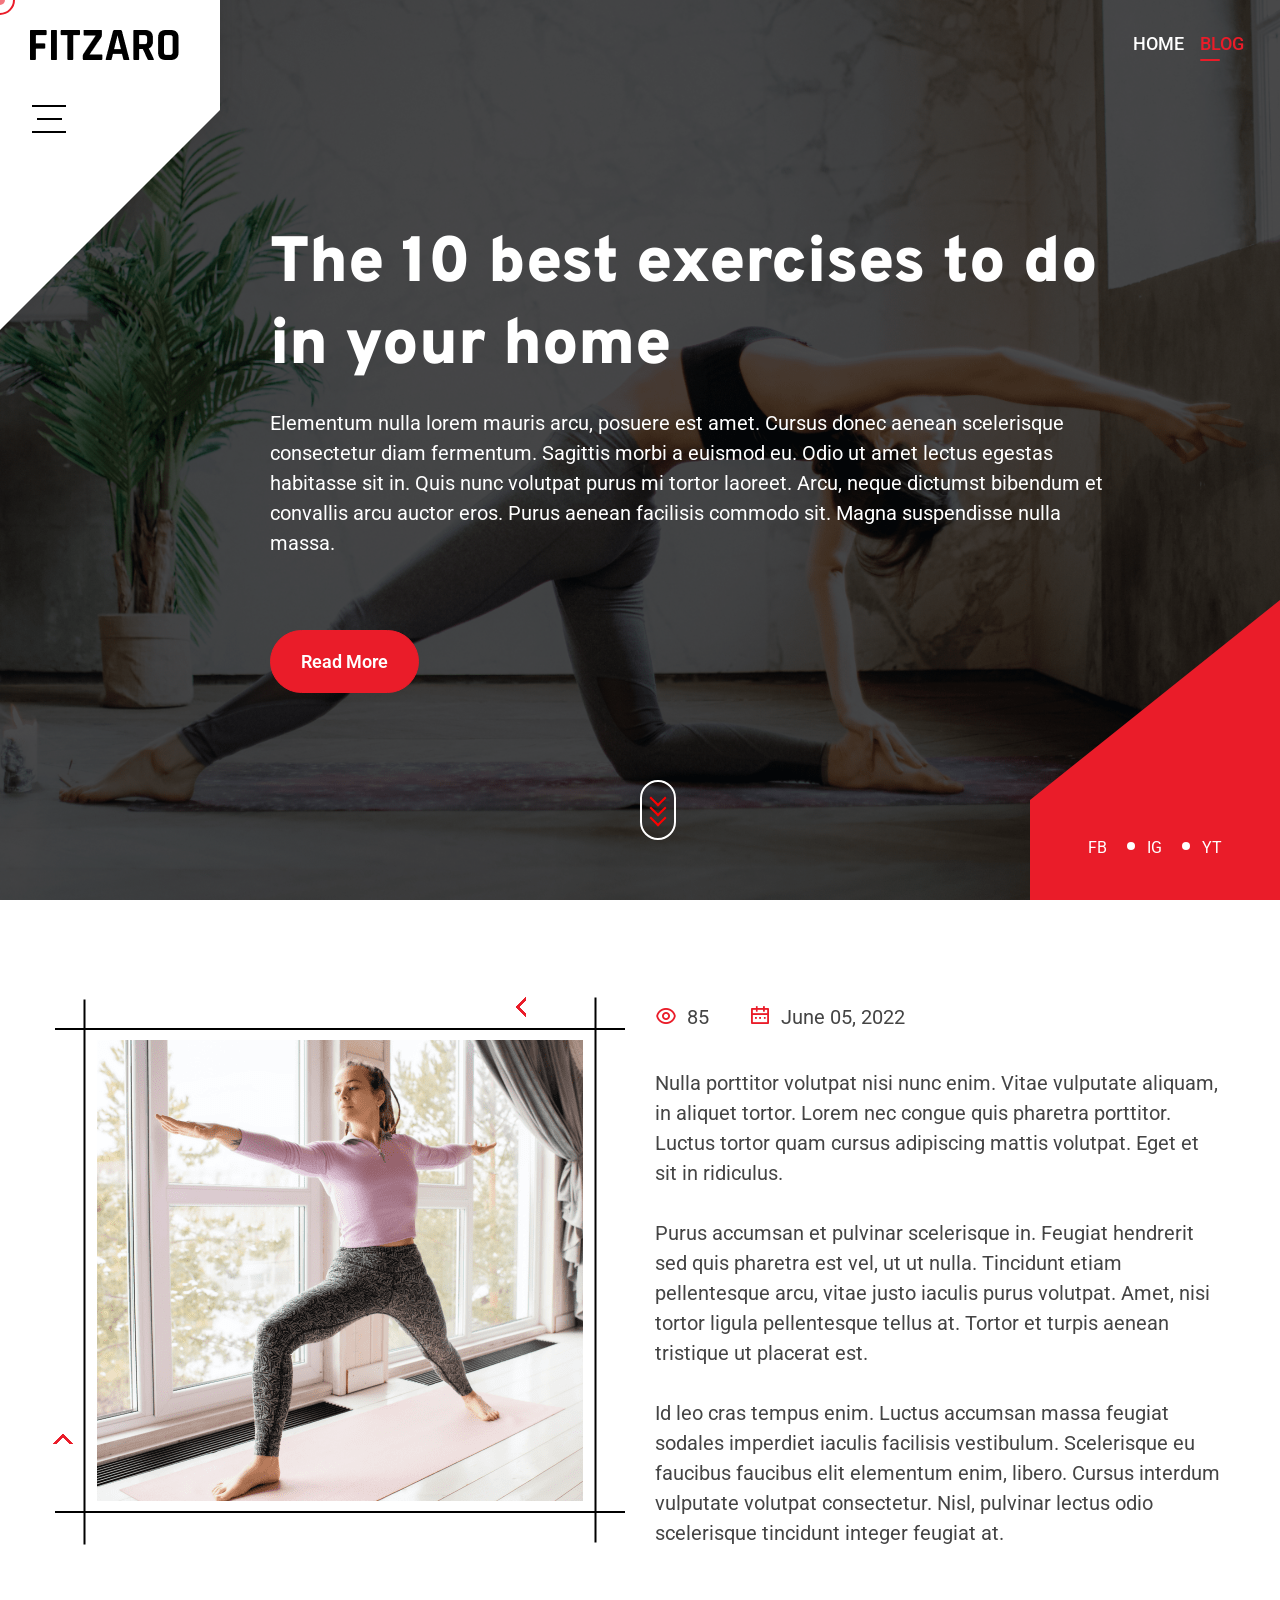
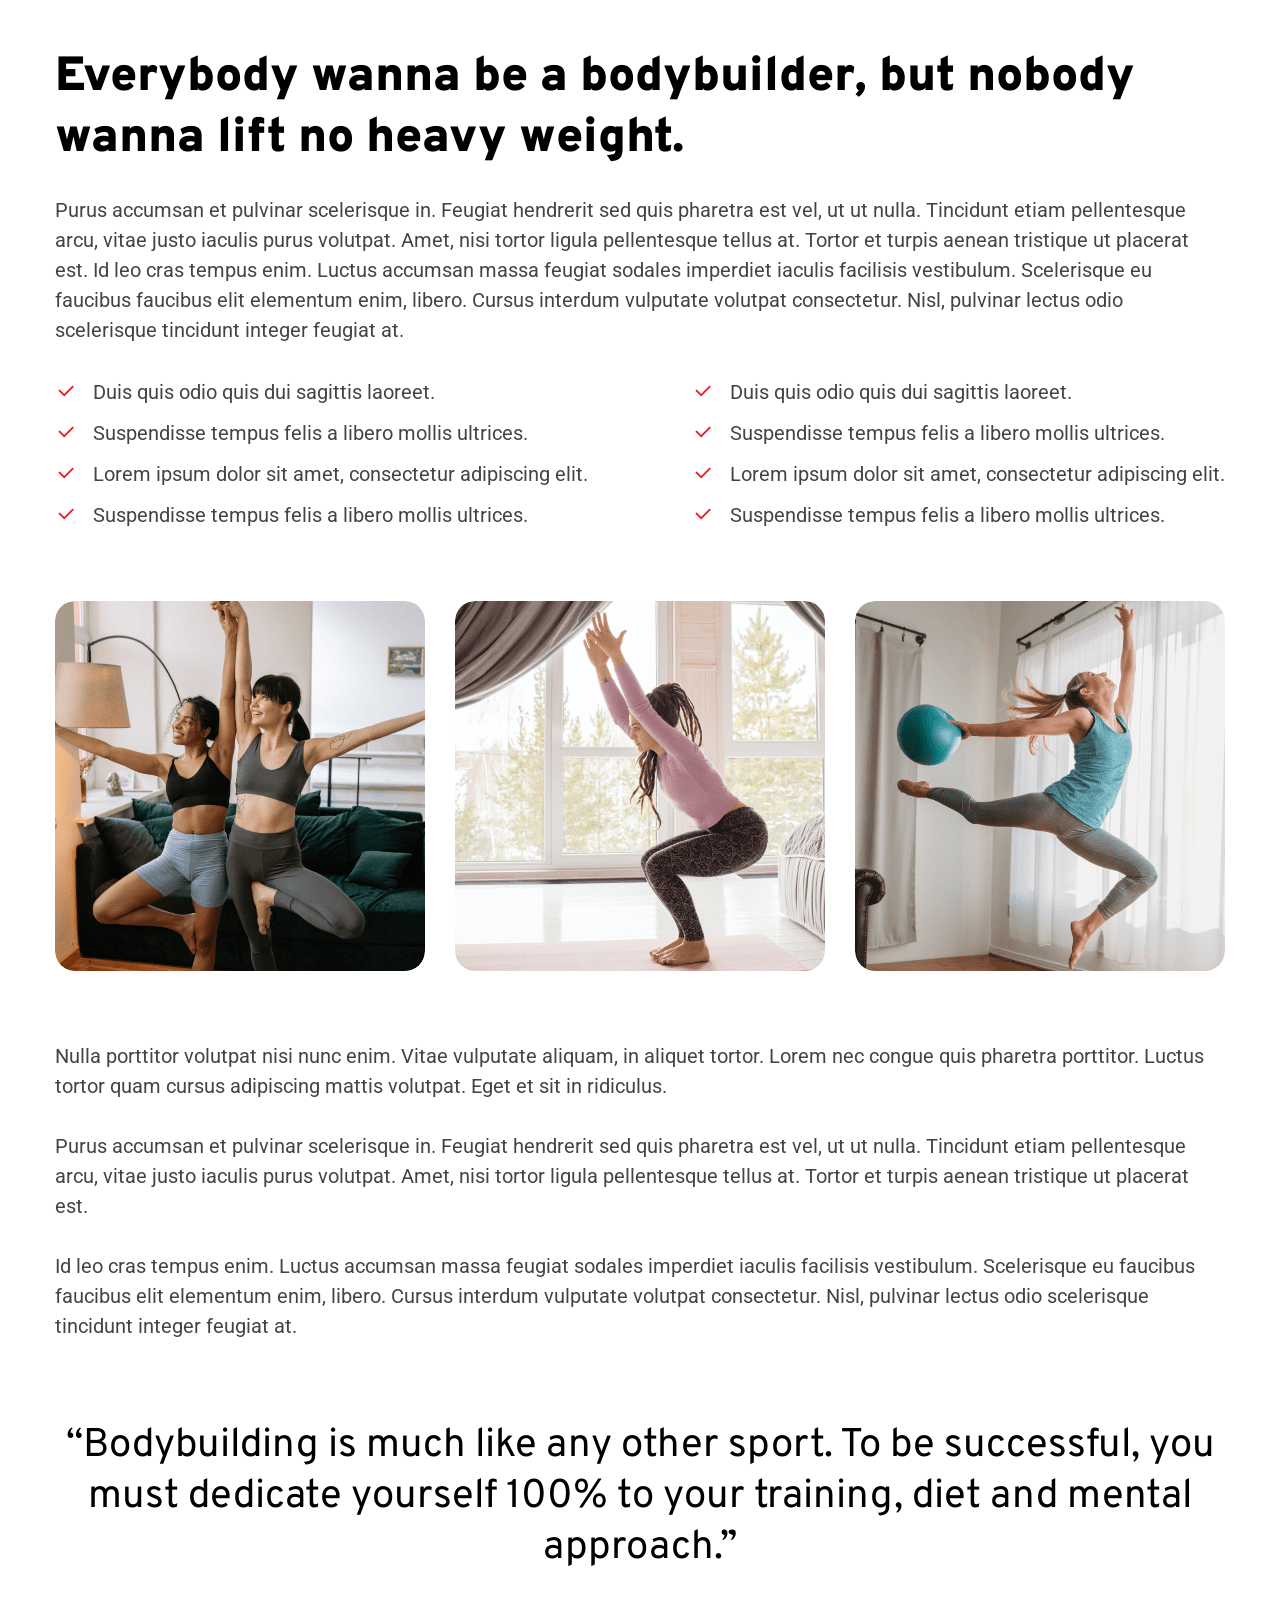
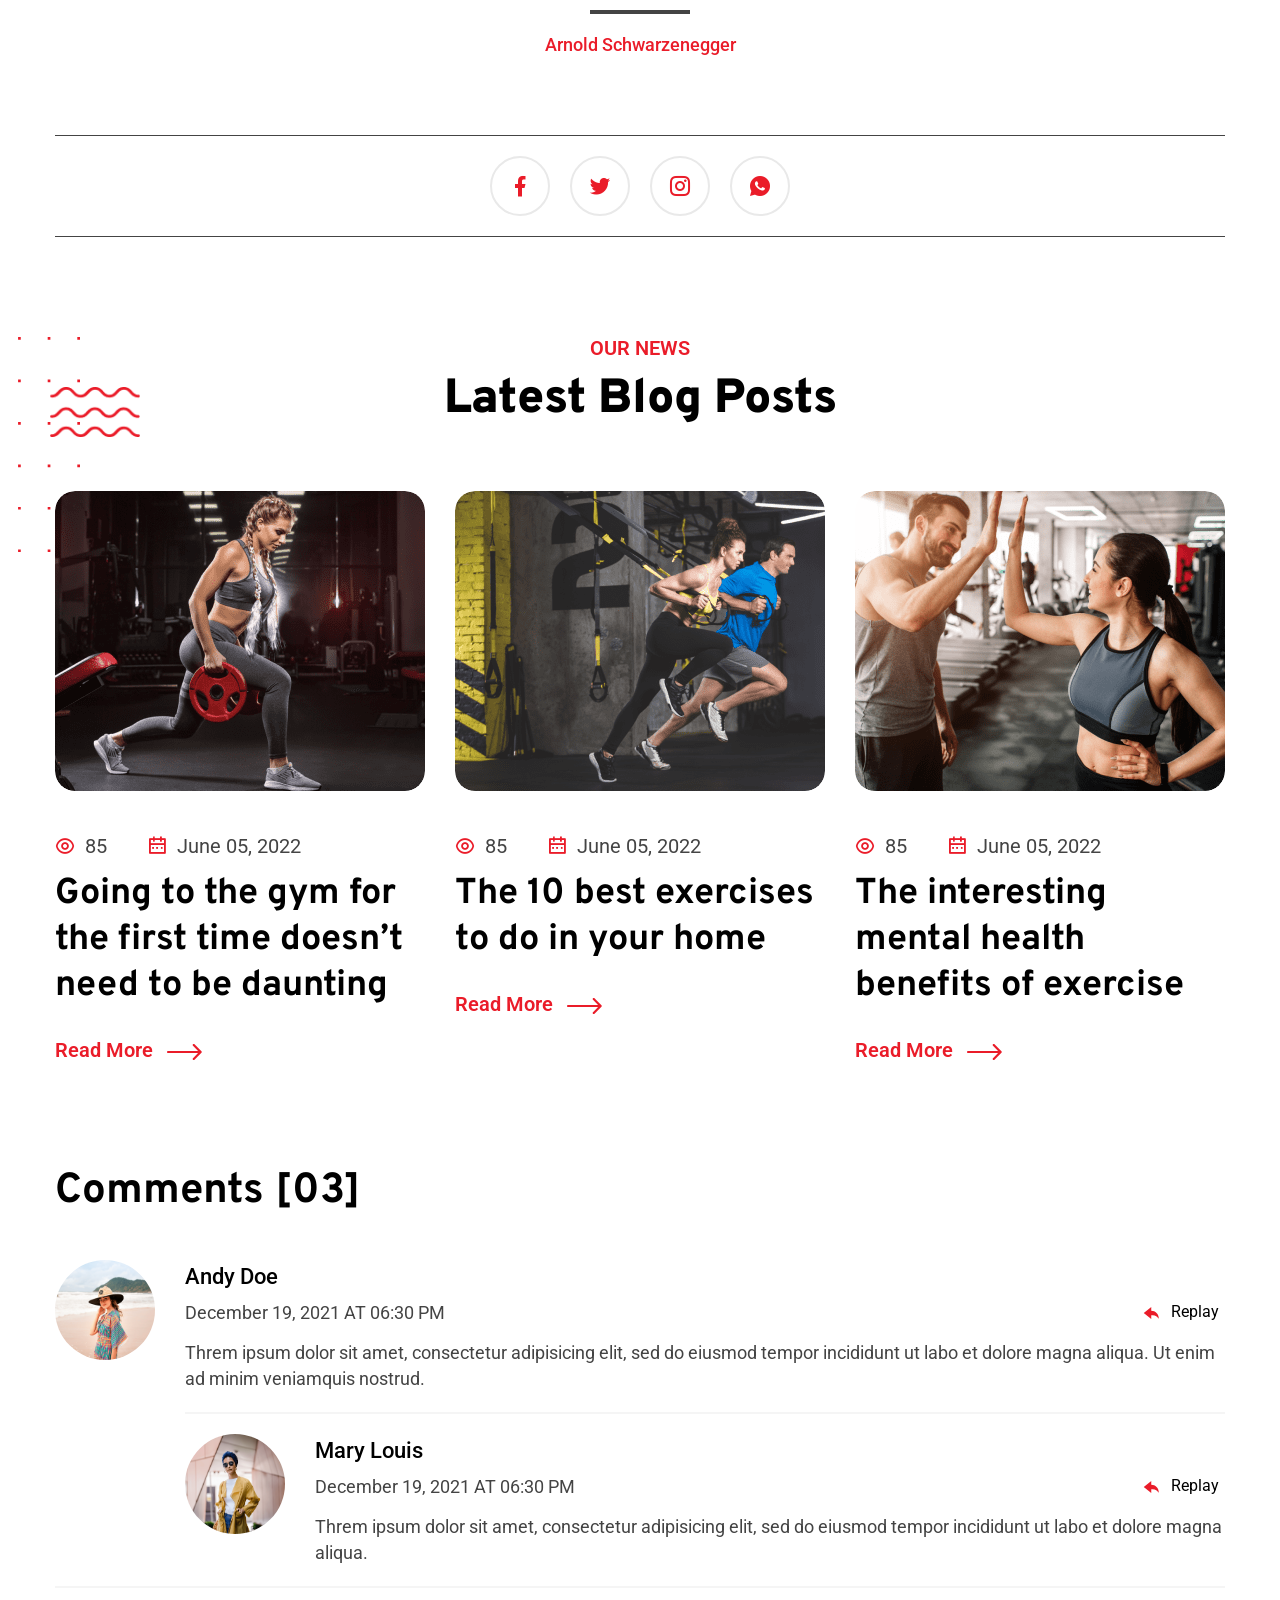
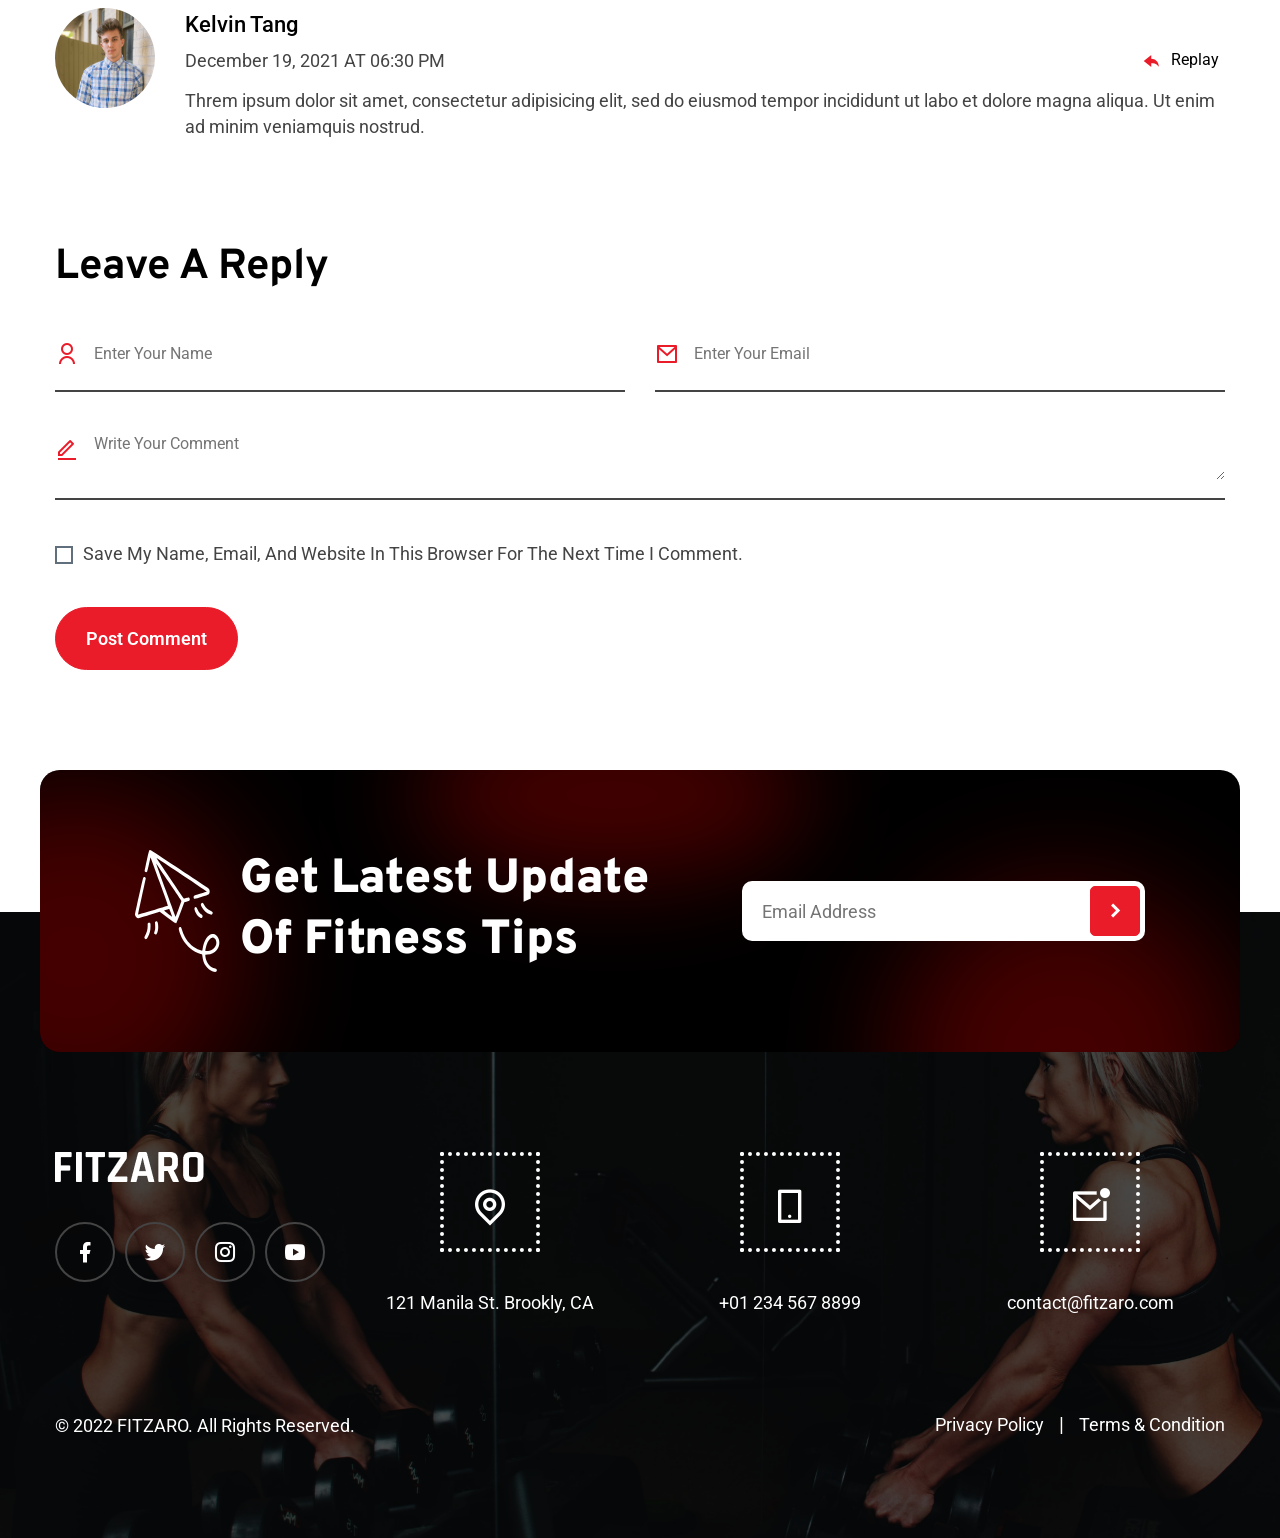
<file: blog_page.html>
<!DOCTYPE html>
<html lang="en" dir="ltr">

<!-- Mirrored from up2client.com/envato/fitzaro/blog_page.html by HTTrack Website Copier/3.x [XR&CO'2014], Sat, 11 Jul 2026 14:42:36 GMT -->
<head>
    <meta charset="utf-8">
    <meta http-equiv="X-UA-Compatible" content="IE=edge">
    <meta name="viewport" content="width=device-width, initial-scale=1, shrink-to-fit=no">
    <link href="assets/images/logo/fav-icon.png" rel="icon">
    <link rel="preconnect" href="https://fonts.googleapis.com/">
    <link rel="preconnect" href="https://fonts.gstatic.com/" crossorigin>
    <link href="https://fonts.googleapis.com/css2?family=Roboto:ital,wght@0,100;0,300;0,400;0,500;0,700;0,900;1,100;1,300;1,400;1,500;1,700;1,900&amp;family=Overpass:ital,wght@0,100;0,200;0,300;0,400;0,500;0,600;0,700;0,800;0,900;1,100;1,200;1,300;1,400;1,500;1,600;1,700;1,800;1,900&amp;display=swap" rel="stylesheet">
    <link rel="stylesheet" type="text/css" href="assets/css/all.min.css">
    <link rel="stylesheet" type="text/css" href="assets/css/bootstrap.min.css">
    <link rel="stylesheet" type="text/css" href="assets/css/all.html">
    <link rel="stylesheet" type="text/css" href="assets/css/animate.css">
    <link rel="stylesheet" type="text/css" href="assets/css/swiper.min.css"/>
    <link rel="stylesheet" type="text/css" href="assets/css/aos.css">
    <link rel="stylesheet" type="text/css" href="assets/css/custom.css">
    <link rel="stylesheet" type="text/css" href="blog/css/blog.css">
    <link rel="stylesheet" type="text/css" href="assets/css/media-query.css">
    <title>Fitzaro | Blog Page</title>
</head>

<body>

    <!-- Preloader -->
    <div class="preloader">
        <div class="loader">
            <div class="loader-inner"></div>
            <div class="loader-inner"></div>
        </div>
    </div>
    <!-- end Preloader -->

    <!-- Mouse Cursor Dragging Ball Start -->
    <div class="mouseCursor cursor-outer"></div>
    <div class="mouseCursor cursor-inner">view</div>
    <!-- Mouse Cursor Dragging Ball Ends -->
    
    <div id="wrap">

        <!-- start header -->
        <header class="header" id="header">
            <div class="navbar-header">
                <nav class="navbar_expand">
                    <div class="navbar_main">
                        <div class="navbar_panel">
                            <!--Navbar Toggle-->
                            <button class="navbar-toggle toggle-menu">
                                <span></span>
                            </button>
                            <!--Navbar Logo-->
                            <div class="navbar_brand">
                                <!--Logo-->
                                <a class="fitzaro_logo" href="index.html">
                                    <img src="assets/images/logo/logo.png" alt="Header Logo img" class="logo_dark img-fluid">
                                </a>
                            </div>
                        </div>
                        <div class="navbar_collapse">
                            <ul class="navbar_nav me-auto mb-2 mb-lg-0">
                                <li class="nav-item">
                                    <a class="nav-link" href="index.html">Home</a>
                                </li>
                                <li class="nav-item">
                                    <a class="nav-link active" href="javascript:void(0);">Blog</a>
                                </li>
                            </ul>
                        </div>
                        <button class="sidebar-toggle fixed-menu">
                            <span></span>
                        </button>
                    </div>
                </nav>
                <div class="sidebar-menu">
                    <div class="side_social_info">
                        <img src="assets/images/svg/watch.svg" alt="clock image" class="img-fluid">
                        <div class="time-schedule">
                            <div class="weekly-day">Mon - Fri</div>
                            <p class="m-0">7 AM - 10 PM</p>
                        </div>
                        <div class="time-schedule">
                            <div class="weekly-day">Sat - Sun</div>
                            <p class="m-0">7 AM - 2 PM</p>
                        </div>
                        <ul class="social_list">
                            <li><a href="tel:+012345678899">+01 234 567 8899</a></li>
                            <li class="mb-5"><a href="mailto:contact@fitzaro.com">contact@fitzaro.com</a></li>
                            <li><p class="m-0">121 Manila St. Brookly, CA</p></li>
                        </ul>
                    </div>
                    <div class="side_panel">
                        <ul class="list-social-ic">
                            <li><a class="icon ic-facebook" href="https://www.facebook.com/"><i class="ri-facebook-fill"></i></a></li>
                            <li><a class="icon ic-twitter" href="https://twitter.com/"><i class="ri-twitter-fill"></i></a></li>
                            <li><a class="icon ic-instgram" href="https://www.instagram.com/"><i class="ri-instagram-line"></i></a></li>
                            <li><a class="icon ic-youtube" href="https://www.youtube.com/"><i class="ri-youtube-fill"></i></a></li>
                        </ul>
                    </div>
                </div>
            </div>
        </header>
        <!-- end header -->

        <!-- start first section -->
        <section class="first_section blog_page social-triangle" id="home">
            <div class="parallax-overlay"></div>
            <div class="container">
                <div class="banner_content col-12 col-lg-11 col-md-12" data-aos="zoom-in" data-aos-duration="1000">
                    <h1 class="main_tiltle m-0">The 10 best exercises to do in your home</h1>
                    <p>Elementum nulla lorem mauris arcu, posuere est amet. Cursus donec aenean scelerisque consectetur diam fermentum. Sagittis morbi a euismod eu. Odio ut amet lectus egestas habitasse sit in. Quis nunc volutpat purus mi tortor laoreet. Arcu, neque dictumst bibendum et convallis arcu auctor eros. Purus aenean facilisis commodo sit. Magna suspendisse nulla massa.</p>
                    <a class="button fitzaro_btn" href="#about">Read More</a>
                </div>
                <a href="#about" class="scroll-down">
                    <span class="scroll-arrow arrow1"></span>
                    <span class="scroll-arrow arrow2"></span>
                    <span class="scroll-arrow arrow3"></span>
                </a>
            </div>
            <div class="slide_social_ic" data-aos="fade-up-left" data-aos-duration="1000">
                <div class="triangle-1"></div>
                <div class="banner_social">
                    <a href="https://www.facebook.com/" target="_blank">FB</a>
                    <a href="https://www.instagram.com/" target="_blank">IG</a>
                    <a href="https://www.youtube.com/" target="_blank">YT</a>
                </div>
            </div>
        </section>
        <!-- end first section -->

        <!-- start blog-post detail section -->
        <section class="about-section post_detail p-10" id="about">
            <h2 class="d-none">Hidden</h2>
            <div class="container">
                <div class="row">
                    <div class="col-12 col-lg-6 col-md-6 video_wrap" data-aos="fade-right" data-aos-duration="1000">
                        <div class="bg_image">
                            <div class="line-shapes">
                                <div class="line-1"></div>
                                <div class="line-2"></div>
                                <div class="line-3"></div>
                                <div class="line-4"></div>
                            </div>
                            <div class="right-arrow-grp">
                                <div class="arrowSliding">
                                    <div class="arrow"></div>
                                </div>
                                <div class="arrowSliding delay1">
                                    <div class="arrow"></div>
                                </div>
                                <div class="arrowSliding delay2">
                                    <div class="arrow"></div>
                                </div>
                                <div class="arrowSliding delay3">
                                    <div class="arrow"></div>
                                </div>
                                <div class="arrowSliding delay4">
                                    <div class="arrow"></div>
                                </div>
                                <div class="arrowSliding delay5">
                                    <div class="arrow"></div>
                                </div>
                            </div>
                            <div class="top-arrow-grp">
                                <div class="slide-top">
                                    <div class="arrow"></div>
                                </div>
                                <div class="slide-top delaytime1">
                                    <div class="arrow"></div>
                                </div>
                                <div class="slide-top delaytime2">
                                    <div class="arrow"></div>
                                </div>
                                <div class="slide-top delaytime3">
                                    <div class="arrow"></div>
                                </div>
                                <div class="slide-top delaytime4">
                                    <div class="arrow"></div>
                                </div>
                                <div class="slide-top delaytime5">
                                    <div class="arrow"></div>
                                </div>
                            </div>
                            <img src="blog/images/blog_img2.png" alt="Mission-video image" class="video-img img-fluid">
                        </div>
                    </div>
                    <div class="col-12 col-lg-6 col-md-6">
                        <div class="video_info">
                            <div class="post_view d-flex">
                                <div class="view-person d-flex">
                                    <i class="ri-eye-line"></i>
                                    <p class="m-0">85</p>
                                </div>
                                <div class="post_date d-flex">
                                    <i class="ri-calendar-2-line"></i>
                                    <p class="m-0">June 05, 2022</p>
                                </div>
                            </div>
                            <p class="m-0 post_content">Nulla porttitor volutpat nisi nunc enim. Vitae vulputate aliquam, in aliquet tortor. Lorem nec congue quis pharetra porttitor. Luctus tortor quam cursus adipiscing mattis volutpat. Eget et sit in ridiculus.<br><br>Purus accumsan et pulvinar scelerisque in. Feugiat hendrerit sed quis pharetra est vel, ut ut nulla. Tincidunt etiam pellentesque arcu, vitae justo iaculis purus volutpat. Amet, nisi tortor ligula pellentesque tellus at. Tortor et turpis aenean tristique ut placerat est.<br><br>Id leo cras tempus enim. Luctus accumsan massa feugiat sodales imperdiet iaculis facilisis vestibulum. Scelerisque eu faucibus faucibus elit elementum enim, libero. Cursus interdum vulputate volutpat consectetur. Nisl, pulvinar lectus odio scelerisque tincidunt integer feugiat at.</p>
                        </div>
                    </div>
                </div>
            </div>
        </section>

        <section class="sub-post-data">
            <div class="container">
                <h2 class="m-0" data-aos="fade-down" data-aos-easing="linear" data-aos-duration="1000">Everybody wanna be a bodybuilder, but nobody wanna lift no heavy weight.</h2>
                <p class="m-0 weight-formula">Purus accumsan et pulvinar scelerisque in. Feugiat hendrerit sed quis pharetra est vel, ut ut nulla. Tincidunt etiam pellentesque arcu, vitae justo iaculis purus volutpat. Amet, nisi tortor ligula pellentesque tellus at. Tortor et turpis aenean tristique ut placerat est. Id leo cras tempus enim. Luctus accumsan massa feugiat sodales imperdiet iaculis facilisis vestibulum. Scelerisque eu faucibus faucibus elit elementum enim, libero. Cursus interdum vulputate volutpat consectetur. Nisl, pulvinar lectus odio scelerisque tincidunt integer feugiat at.</p>
                <div class="check_points d-flex">
                    <div class="box_detail">
                        <div class="list_icon">
                            <i class="ri-check-line"></i>
                            <p class="m-0 check_detail">Duis quis odio quis dui sagittis laoreet.</p>
                        </div>
                        <div class="list_icon">
                            <i class="ri-check-line"></i>
                            <p class="m-0 check_detail">Suspendisse tempus felis a libero mollis ultrices.</p>
                        </div>
                        <div class="list_icon">
                            <i class="ri-check-line"></i>
                            <p class="m-0 check_detail">Lorem ipsum dolor sit amet, consectetur adipiscing elit.</p>
                        </div>
                        <div class="list_icon">
                            <i class="ri-check-line"></i>
                            <p class="m-0 check_detail">Suspendisse tempus felis a libero mollis ultrices.</p>
                        </div>
                    </div>
                    <div class="box_detail">
                        <div class="list_icon">
                            <i class="ri-check-line"></i>
                            <p class="m-0 check_detail">Duis quis odio quis dui sagittis laoreet.</p>
                        </div>
                        <div class="list_icon">
                            <i class="ri-check-line"></i>
                            <p class="m-0 check_detail">Suspendisse tempus felis a libero mollis ultrices.</p>
                        </div>
                        <div class="list_icon">
                            <i class="ri-check-line"></i>
                            <p class="m-0 check_detail">Lorem ipsum dolor sit amet, consectetur adipiscing elit.</p>
                        </div>
                        <div class="list_icon">
                            <i class="ri-check-line"></i>
                            <p class="m-0 check_detail">Suspendisse tempus felis a libero mollis ultrices.</p>
                        </div>
                    </div>
                </div>

                <div class="row fizaro_blog_images" data-aos="zoom-in-up" data-aos-easing="linear" data-aos-duration="1000">
                    <div class="col-12 col-md-4 col-lg-4">
                        <div class="blog_images">
                            <img src="blog/images/blog_post1.png" alt="blog_post1" class="img-fluid">
                        </div>
                    </div>
                    <div class="col-12 col-md-4 col-lg-4">
                        <div class="blog_images">
                            <img src="blog/images/blog_post2.png" alt="blog_post2" class="img-fluid">
                        </div>
                    </div>
                    <div class="col-12 col-md-4 col-lg-4">
                        <div class="blog_images">
                            <img src="blog/images/blog_post3.png" alt="blog_post3" class="img-fluid">
                        </div>
                    </div>
                </div>

                <p class="inn-sub-detail p-8 m-0">Nulla porttitor volutpat nisi nunc enim. Vitae vulputate aliquam, in aliquet tortor. Lorem nec congue quis pharetra porttitor. Luctus tortor quam cursus adipiscing mattis volutpat. Eget et sit in ridiculus.<br><br>Purus accumsan et pulvinar scelerisque in. Feugiat hendrerit sed quis pharetra est vel, ut ut nulla. Tincidunt etiam pellentesque arcu, vitae justo iaculis purus volutpat. Amet, nisi tortor ligula pellentesque tellus at. Tortor et turpis aenean tristique ut placerat est.<br><br>Id leo cras tempus enim. Luctus accumsan massa feugiat sodales imperdiet iaculis facilisis vestibulum. Scelerisque eu faucibus faucibus elit elementum enim, libero. Cursus interdum vulputate volutpat consectetur. Nisl, pulvinar lectus odio scelerisque tincidunt integer feugiat at.</p>
                
                <div class="col-12 p-8" data-aos="fade-up" data-aos-easing="linear" data-aos-duration="1000">
                    <div class="head_review">“Bodybuilding is much like any other sport. To be successful, you must dedicate yourself 100% to your training, diet and mental approach.¨”</div>
                    <p class="review_name">Arnold Schwarzenegger</p>
                </div>

                <div class="post_social_info">
                    <div class="social-ic-listed text-center">
                        <a href="https://www.facebook.com/" class="facebook-ic"><i class="ri-facebook-fill icons"></i></a>
                        <a href="https://twitter.com/" class="twitter-ic"><i class="ri-twitter-fill icons"></i></a>
                        <a href="https://www.instagram.com/" class="instagram-ic"><i class="ri-instagram-line icons"></i></a>
                        <a href="https://web.whatsapp.com/" class="whatsapp-ic"><i class="ri-whatsapp-fill"></i></a>
                    </div>
                </div>
            </div>
        </section>
        <!-- end blog-post detail section -->

        <!-- start related-blog section -->
        <section class="fitzaro_blog p-10" id="news">
            <div class="shape-img-1 animate-this">
                <img src="assets/images/svg/shape-post1.svg" alt="shape-post1" class="img-fluid">
            </div>
            <div class="shape-img-2 animate-this">
                <img src="assets/images/svg/shape-post2.svg" alt="shape-post2" class="img-fluid">
            </div>
            <div class="shape-img-3 animate-this">
                <img src="assets/images/svg/shape-post3.svg" alt="shape-post3" class="img-fluid">
            </div>
            <div class="container">
                <div class="blog_details text-center mb-60">
                    <span class="sub_heading">Our News</span>
                    <h2 class="m-0">Latest Blog Posts</h2>
                </div>
                <div class="blog_slider" data-aos="zoom-in" data-aos-easing="linear" data-aos-duration="1000">
                    <div class="swiper-wrapper">
                        <div class="blog_post swiper-slide">
                            <div class="blog-image">
                                <a href="javascript:void(0);"><img src="assets/images/blog/blog-img1.png" alt="Blog-img1" class="img-fluid"></a>
                            </div>
                            <div class="post_data">
                                <ul class="feature-post">
                                    <li>
                                        <i class="ri-eye-line"></i>
                                        <span>85</span>
                                    </li>
                                    <li class="m-0">
                                        <i class="ri-calendar-2-line"></i>
                                        <span>June 05, 2022</span>
                                    </li>
                                </ul>
                                <a href="javascript:void(0);"><h3 class="blog_title">Going to the gym for the first time doesn’t need to be daunting</h3></a>
                                <div class="read-button moving-left">
                                    <a href="javascript:void(0);" class="read-more-btn">Read More</a>
                                    <svg width="35" height="16" viewBox="0 0 35 16" fill="none" xmlns="http://www.w3.org/2000/svg">
                                        <path fill-rule="evenodd" clip-rule="evenodd" d="M27.5321 0.318191L34.4457 7.23182C34.87 7.65607 34.87 8.34393 34.4457 8.76818L27.5321 15.6818C27.1078 16.1061 26.42 16.1061 25.9957 15.6818C25.5715 15.2576 25.5715 14.5697 25.9957 14.1454L31.0548 9.08637H1.08637C0.486385 9.08637 0 8.59999 0 8C0 7.40001 0.486385 6.91363 1.08637 6.91363H31.0548L25.9957 1.85455C25.5715 1.4303 25.5715 0.742446 25.9957 0.318191C26.42 -0.106064 27.1078 -0.106064 27.5321 0.318191Z" fill="#EA1C29"/>
                                    </svg>
                                </div>
                            </div>
                        </div>
                        <div class="blog_post swiper-slide">
                            <div class="blog-image">
                                <a href="javascript:void(0);"><img src="assets/images/blog/blog-img2.png" alt="Blog-img2" class="img-fluid"></a>
                            </div>
                            <div class="post_data">
                                <ul class="feature-post">
                                    <li>
                                        <i class="ri-eye-line"></i>
                                        <span>85</span>
                                    </li>
                                    <li class="m-0">
                                        <i class="ri-calendar-2-line"></i>
                                        <span>June 05, 2022</span>
                                    </li>
                                </ul>
                                <a href="javascript:void(0);"><h3 class="blog_title">The 10 best exercises to do in your home</h3></a>
                                <div class="read-button moving-left">
                                    <a href="javascript:void(0);" class="read-more-btn">Read More</a>
                                    <svg width="35" height="16" viewBox="0 0 35 16" fill="none" xmlns="http://www.w3.org/2000/svg">
                                        <path fill-rule="evenodd" clip-rule="evenodd" d="M27.5321 0.318191L34.4457 7.23182C34.87 7.65607 34.87 8.34393 34.4457 8.76818L27.5321 15.6818C27.1078 16.1061 26.42 16.1061 25.9957 15.6818C25.5715 15.2576 25.5715 14.5697 25.9957 14.1454L31.0548 9.08637H1.08637C0.486385 9.08637 0 8.59999 0 8C0 7.40001 0.486385 6.91363 1.08637 6.91363H31.0548L25.9957 1.85455C25.5715 1.4303 25.5715 0.742446 25.9957 0.318191C26.42 -0.106064 27.1078 -0.106064 27.5321 0.318191Z" fill="#EA1C29"/>
                                    </svg>
                                </div>
                            </div>
                        </div>
                        <div class="blog_post swiper-slide">
                            <div class="blog-image">
                                <a href="javascript:void(0);"><img src="assets/images/blog/blog-img3.png" alt="Blog-img3" class="img-fluid"></a>
                            </div>
                            <div class="post_data">
                                <ul class="feature-post">
                                    <li>
                                        <i class="ri-eye-line"></i>
                                        <span>85</span>
                                    </li>
                                    <li class="m-0">
                                        <i class="ri-calendar-2-line"></i>
                                        <span>June 05, 2022</span>
                                    </li>
                                </ul>
                                <a href="javascript:void(0);"><h3 class="blog_title">The interesting mental health benefits of exercise</h3></a>
                                <div class="read-button moving-left">
                                    <a href="javascript:void(0);" class="read-more-btn">Read More</a>
                                    <svg width="35" height="16" viewBox="0 0 35 16" fill="none" xmlns="http://www.w3.org/2000/svg">
                                        <path fill-rule="evenodd" clip-rule="evenodd" d="M27.5321 0.318191L34.4457 7.23182C34.87 7.65607 34.87 8.34393 34.4457 8.76818L27.5321 15.6818C27.1078 16.1061 26.42 16.1061 25.9957 15.6818C25.5715 15.2576 25.5715 14.5697 25.9957 14.1454L31.0548 9.08637H1.08637C0.486385 9.08637 0 8.59999 0 8C0 7.40001 0.486385 6.91363 1.08637 6.91363H31.0548L25.9957 1.85455C25.5715 1.4303 25.5715 0.742446 25.9957 0.318191C26.42 -0.106064 27.1078 -0.106064 27.5321 0.318191Z" fill="#EA1C29"/>
                                    </svg>
                                </div>
                            </div>
                        </div>
                        <div class="blog_post swiper-slide">
                            <div class="blog-image">
                                <a href="javascript:void(0);"><img src="assets/images/blog/blog-img4.png" alt="Blog-img4" class="img-fluid"></a>
                            </div>
                            <div class="post_data">
                                <ul class="feature-post">
                                    <li>
                                        <i class="ri-eye-line"></i>
                                        <span>85</span>
                                    </li>
                                    <li class="m-0">
                                        <i class="ri-calendar-2-line"></i>
                                        <span>June 05, 2022</span>
                                    </li>
                                </ul>
                                <a href="javascript:void(0);"><h3 class="blog_title">Going to the gym for the first time</h3></a>
                                <div class="read-button moving-left">
                                    <a href="javascript:void(0);" class="read-more-btn">Read More</a>
                                    <svg width="35" height="16" viewBox="0 0 35 16" fill="none" xmlns="http://www.w3.org/2000/svg">
                                        <path fill-rule="evenodd" clip-rule="evenodd" d="M27.5321 0.318191L34.4457 7.23182C34.87 7.65607 34.87 8.34393 34.4457 8.76818L27.5321 15.6818C27.1078 16.1061 26.42 16.1061 25.9957 15.6818C25.5715 15.2576 25.5715 14.5697 25.9957 14.1454L31.0548 9.08637H1.08637C0.486385 9.08637 0 8.59999 0 8C0 7.40001 0.486385 6.91363 1.08637 6.91363H31.0548L25.9957 1.85455C25.5715 1.4303 25.5715 0.742446 25.9957 0.318191C26.42 -0.106064 27.1078 -0.106064 27.5321 0.318191Z" fill="#EA1C29"/>
                                    </svg>
                                </div>
                            </div>
                        </div>
                        <div class="blog_post swiper-slide">
                            <div class="blog-image">
                                <a href="javascript:void(0);"><img src="assets/images/blog/blog-img5.png" alt="Blog-img5" class="img-fluid"></a>
                            </div>
                            <div class="post_data">
                                <ul class="feature-post">
                                    <li>
                                        <i class="ri-eye-line"></i>
                                        <span>85</span>
                                    </li>
                                    <li class="m-0">
                                        <i class="ri-calendar-2-line"></i>
                                        <span>June 05, 2022</span>
                                    </li>
                                </ul>
                                <a href="javascript:void(0);"><h3 class="blog_title">8 Tips How to Prepare Meals Fast and Easy</h3></a>
                                <div class="read-button moving-left">
                                    <a href="javascript:void(0);" class="read-more-btn">Read More</a>
                                    <svg width="35" height="16" viewBox="0 0 35 16" fill="none" xmlns="http://www.w3.org/2000/svg">
                                        <path fill-rule="evenodd" clip-rule="evenodd" d="M27.5321 0.318191L34.4457 7.23182C34.87 7.65607 34.87 8.34393 34.4457 8.76818L27.5321 15.6818C27.1078 16.1061 26.42 16.1061 25.9957 15.6818C25.5715 15.2576 25.5715 14.5697 25.9957 14.1454L31.0548 9.08637H1.08637C0.486385 9.08637 0 8.59999 0 8C0 7.40001 0.486385 6.91363 1.08637 6.91363H31.0548L25.9957 1.85455C25.5715 1.4303 25.5715 0.742446 25.9957 0.318191C26.42 -0.106064 27.1078 -0.106064 27.5321 0.318191Z" fill="#EA1C29"/>
                                    </svg>
                                </div>
                            </div>
                        </div>
                    </div>
                </div>
            </div>
        </section>
        <!-- end related-blog section -->

        <!-- start comment-review section -->
        <section class="blog_comment-area" data-aos="fade-up" data-aos-easing="linear" data-aos-duration="1000">
            <div class="container">
                <h2>Comments [03]</h2>
                <div class="comment-list">
                    <div class="comment d-flex">
                        <div class="thumbnail">
                            <img width="100" height="100" src="blog/images/comment/comment-1.png" alt="Blog Comment1">
                        </div>
                        <div class="comment-content">
                            <div class="title">Andy Doe</div>
                            <div class="comment-date">
                                <span>December 19, 2021  AT 06:30 PM</span>
                                <button class="reply-btn">
                                    <svg width="18" height="18" viewBox="0 0 18 18" fill="none" xmlns="http://www.w3.org/2000/svg"><path d="M8.25 15L0.75 9L8.25 3V6.75C12.3923 6.75 15.75 10.1077 15.75 14.25C15.75 14.4548 15.7425 14.6572 15.726 14.8575C14.595 12.7125 12.3435 11.25 9.75 11.25H8.25V15Z" fill="#EA1C29"></path></svg>Replay
                                </button>
                            </div>
                            <p class="m-0">Threm ipsum dolor sit amet, consectetur adipisicing elit, sed do eiusmod tempor incididunt ut labo et dolore magna aliqua. Ut enim ad minim veniamquis nostrud.</p>
                        </div>
                    </div>
                    <div class="comment comment-reply d-flex">
                        <div class="thumbnail"><img width="100" height="100" src="blog/images/comment/comment-2.png" alt="Blog Comment2"></div>
                        <div class="comment-content">
                            <div class="title">Mary Louis</div>
                            <div class="comment-date">
                                <span>December 19, 2021  AT 06:30 PM</span>
                                <button class="reply-btn">
                                    <svg width="18" height="18" viewBox="0 0 18 18" fill="none" xmlns="http://www.w3.org/2000/svg"><path d="M8.25 15L0.75 9L8.25 3V6.75C12.3923 6.75 15.75 10.1077 15.75 14.25C15.75 14.4548 15.7425 14.6572 15.726 14.8575C14.595 12.7125 12.3435 11.25 9.75 11.25H8.25V15Z" fill="#EA1C29"></path></svg>Replay
                                </button>
                            </div>
                            <p>Threm ipsum dolor sit amet, consectetur adipisicing elit, sed do eiusmod tempor incididunt ut labo et dolore magna aliqua.</p>
                        </div>
                    </div>
                    <div class="comment d-flex">
                        <div class="thumbnail"><img width="100" height="100" src="blog/images/comment/comment-3.png" alt="Blog Comment3"></div>
                        <div class="comment-content">
                            <div class="title">Kelvin Tang</div>
                            <div class="comment-date">
                                <span>December 19, 2021  AT 06:30 PM</span>
                                <button class="reply-btn">
                                    <svg width="18" height="18" viewBox="0 0 18 18" fill="none" xmlns="http://www.w3.org/2000/svg"><path d="M8.25 15L0.75 9L8.25 3V6.75C12.3923 6.75 15.75 10.1077 15.75 14.25C15.75 14.4548 15.7425 14.6572 15.726 14.8575C14.595 12.7125 12.3435 11.25 9.75 11.25H8.25V15Z" fill="#EA1C29"></path></svg>Replay
                                </button>
                            </div>
                            <p>Threm ipsum dolor sit amet, consectetur adipisicing elit, sed do eiusmod tempor incididunt ut labo et dolore magna aliqua. Ut enim ad minim veniamquis nostrud.</p>
                        </div>
                    </div>
                </div>
            </div>
        </section>
        <!-- end comment-review section -->

        <!-- start comment form -->
        <section class="comment-form p-10">
            <div class="container contact-form" data-aos="fade-right" data-aos-easing="linear" data-aos-duration="1000">
                <h2>Leave A Reply</h2>
                <form class="leave-comment row">
                    <div class="col-12 col-md-6">
                        <div class="comment-icon"><i class="ri-user-line"></i>
                            <input type="text" placeholder="Enter Your Name" class="comment-form-control">
                        </div>
                    </div>
                    <div class="col-12 col-md-6">
                        <div class="comment-icon"><i class="ri-mail-line"></i>
                            <input type="email" class="comment-form-control" placeholder="Enter Your Email" required="">
                        </div>
                    </div>
                    <div class="col-12">
                        <div class="comment-icon"><i class="ri-edit-line"></i>
                            <textarea class="comment-form-control" placeholder="Write Your Comment" spellcheck="false"></textarea>
                        </div>
                    </div>
                    <div class="col-12">
                        <label>
                           <input type="checkbox" class="comment-form-control checkbox" name="checkbox">Save My Name, Email, And Website In This Browser For The Next Time I Comment.
                       </label>
                   </div>
                   <div class="col-12 comment-btn">
                    <button type="submit" class="button fitzaro_btn">Post Comment</button>
                </div>
            </form>
        </div>
    </section>
    <!-- end comment form -->

    <!-- start subscribe section -->
    <section class="newsletter_subscribe" id="contact">
        <div class="container">
            <div class="row fitness-update" data-aos="fade-up" data-aos-easing="linear" data-aos-duration="1000">
                <div class="col-12 col-lg-7">
                    <div class="reboot-img d-flex">
                        <img src="assets/images/svg/paper-plane.svg" alt="Paper-plane" class="img-fluid">
                        <h2 class="m-0 text-white">Get Latest Update Of Fitness Tips</h2>
                    </div>
                </div>
                <div class="col-12 col-lg-5">
                    <form class="footer_subscribe_box">
                        <input type="email" class="subscribe-control" placeholder="Email Address">
                        <button type="submit" class="fitzaro_btn subscribe-btn"><i class="ri-arrow-right-s-line"></i></button>
                    </form>
                </div>
            </div>
        </div>
    </section>
    <!-- end subscribe section -->

    <!-- start footer section -->
    <footer class="footer" id="footer">
        <div class="parallax-overlay"></div>
        <div class="container">
            <div class="main-footer">
                <div class="row">
                    <div class="col-12 col-md-12 col-lg-3">
                        <div class="footer_first_row">
                            <img src="assets/images/logo/footer-logo.png" alt="Footer Logo Image" class="img-fluid">
                            <div class="footer-social-list">
                                <a href="https://www.facebook.com/" class="facebook-ic"><i class="ri-facebook-fill icons"></i></a>
                                <a href="https://twitter.com/" class="twitter-ic"><i class="ri-twitter-fill icons"></i></a>
                                <a href="https://www.instagram.com/" class="instagram-ic"><i class="ri-instagram-line icons"></i></a>
                                <a href="https://www.youtube.com/" class="youtube-ic"><i class="ri-youtube-fill icons"></i></a>
                            </div>
                        </div>
                    </div>
                    <div class="col-12 col-md-4 col-lg-3">
                        <div class="footer_second_row locate_places text-center">
                            <div class="place_detail">
                                <i class="ri-map-pin-line"></i>
                            </div>
                            <p>121 Manila St. Brookly, CA</p>
                        </div>
                    </div>
                    <div class="col-12 col-md-4 col-lg-3">
                        <div class="footer_third_row locate_places text-center">
                            <div class="place_detail">
                                <i class="ri-smartphone-line"></i>
                            </div>
                            <p><a href="tel:+012345678899">+01 234 567 8899</a></p>
                        </div>
                    </div>
                    <div class="col-12 col-md-4 col-lg-3">
                        <div class="footer_forth_row locate_places text-center">
                            <div class="place_detail">
                                <i class="ri-mail-unread-line"></i>
                            </div>
                            <p><a href="mailto:contact@fitzaro.com">contact@fitzaro.com</a></p>
                        </div>
                    </div>
                </div>
            </div>
            <div class="sub-footer">
                <div class="footer-copyright">
                    <p class="m-0">&copy; 2022 FITZARO. All Rights Reserved.</p>
                </div>
                <div class="copyright_privacy">
                    <a href="javascript:void(0);">Privacy Policy</a><span>|</span><a href="javascript:void(0);">Terms & Condition</a>
                </div>
            </div>
        </div>
    </footer>
    <!-- end footer section -->


    <!-- video modal -->
    <div class="modal fade video_modal" id="exampleModal" tabindex="-1" aria-hidden="true" style="display: none;">
        <div class="modal-dialog modal-dialog-centered">
            <div class="modal-content">
                <div class="modal-header">
                    <button type="button" class="btn-close" data-bs-dismiss="modal" aria-label="Close"></button>
                </div>
                <div class="modal-body">
                    <video width="727" height="410" controls="" autoplay=""><source src="assets/video/gym_video.mp4" type="video/mp4">
                    </video> 
                </div>
            </div>
        </div>
    </div>

    <!-- scroll bottom-top  -->
    <div class="scroll-top">
        <svg class="border-circle svg-inner" width="100%" height="100%" viewBox="-1 -1 102 102">
            <path d="M50,1 a49,49 0 0,1 0,98 a49,49 0 0,1 0,-98"></path>
        </svg>
    </div>

</div>

<script src="assets/js/jquery-min-3.6.0.js"></script>
<script src="assets/js/bootstrap.bundle.min.js"></script>
<script src="assets/js/swiper.min.js"></script>
<script src="assets/js/all.html"></script>
<script src="assets/js/aos.js"></script>
<script src="assets/js/tilt.min.js"></script>
<script src="assets/js/custom.js"></script>

</body>


<!-- Mirrored from up2client.com/envato/fitzaro/blog_page.html by HTTrack Website Copier/3.x [XR&CO'2014], Sat, 11 Jul 2026 14:42:38 GMT -->
</html>
</file>
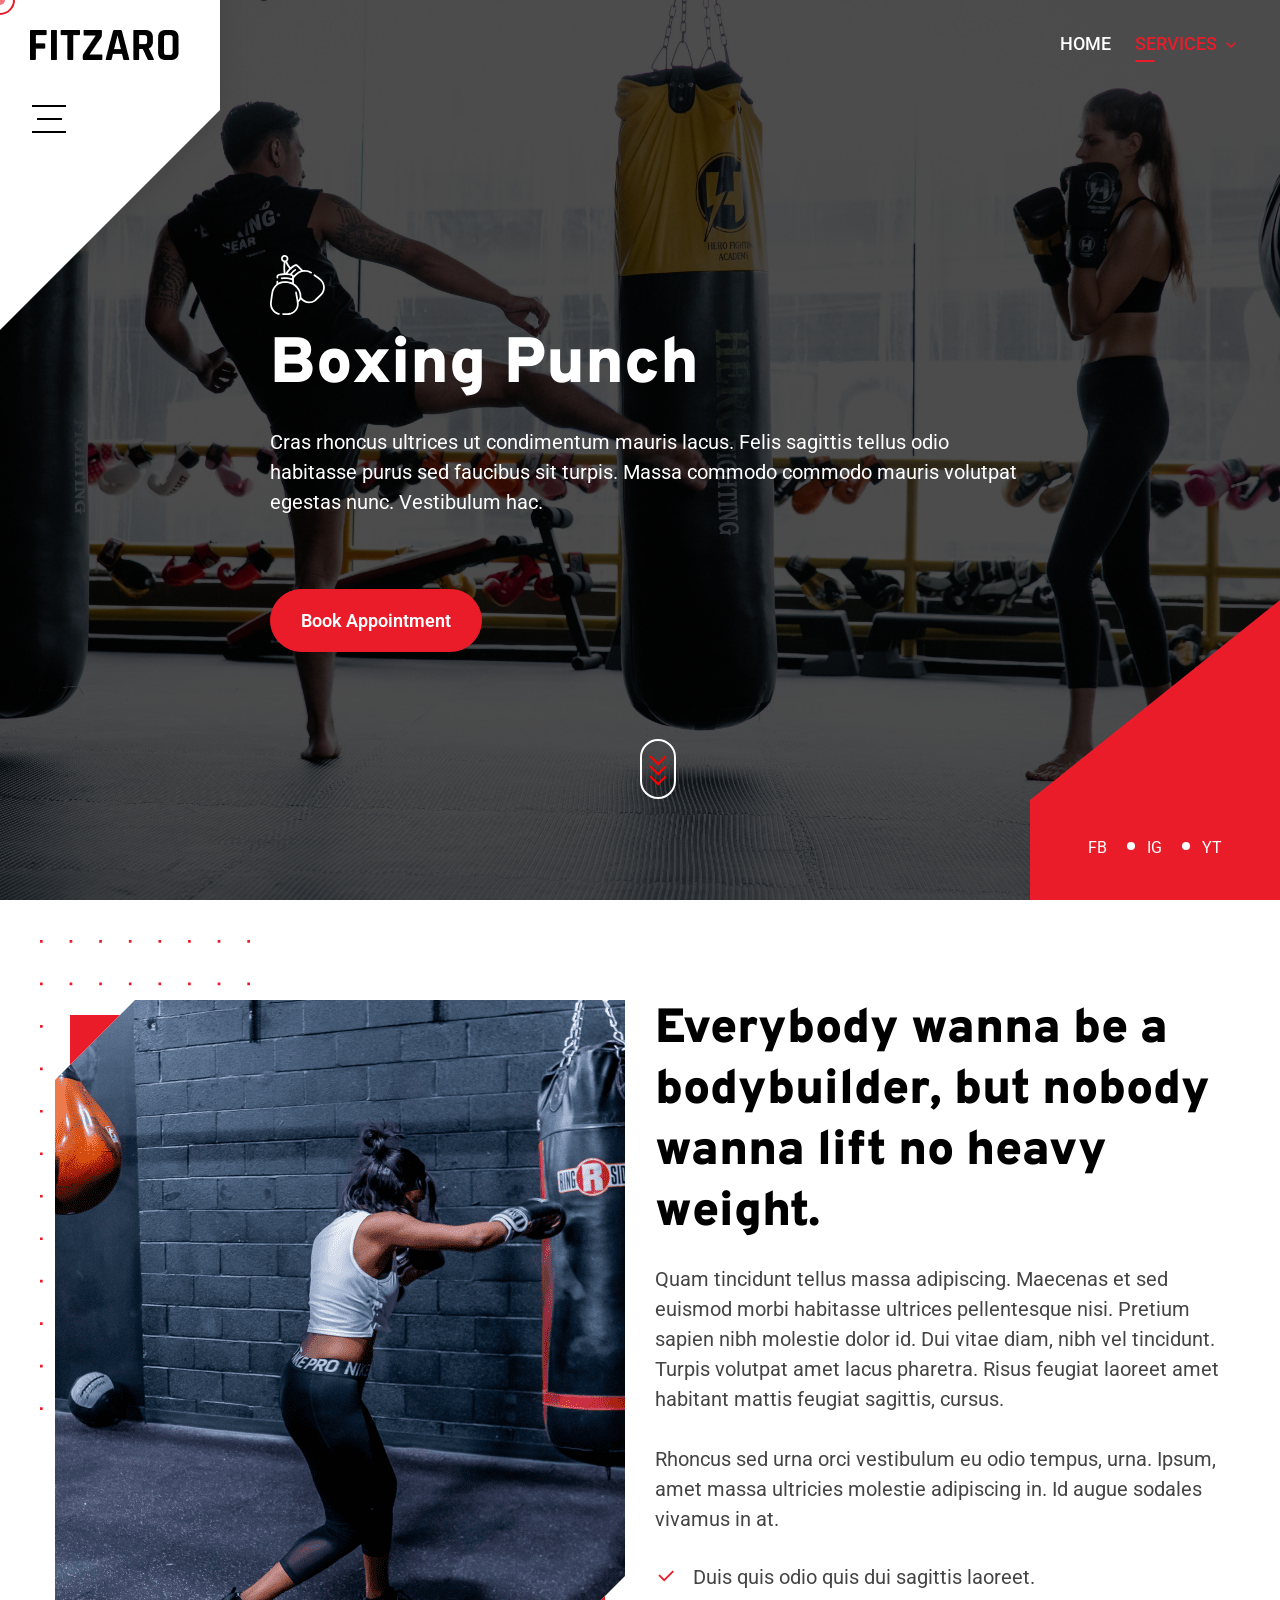
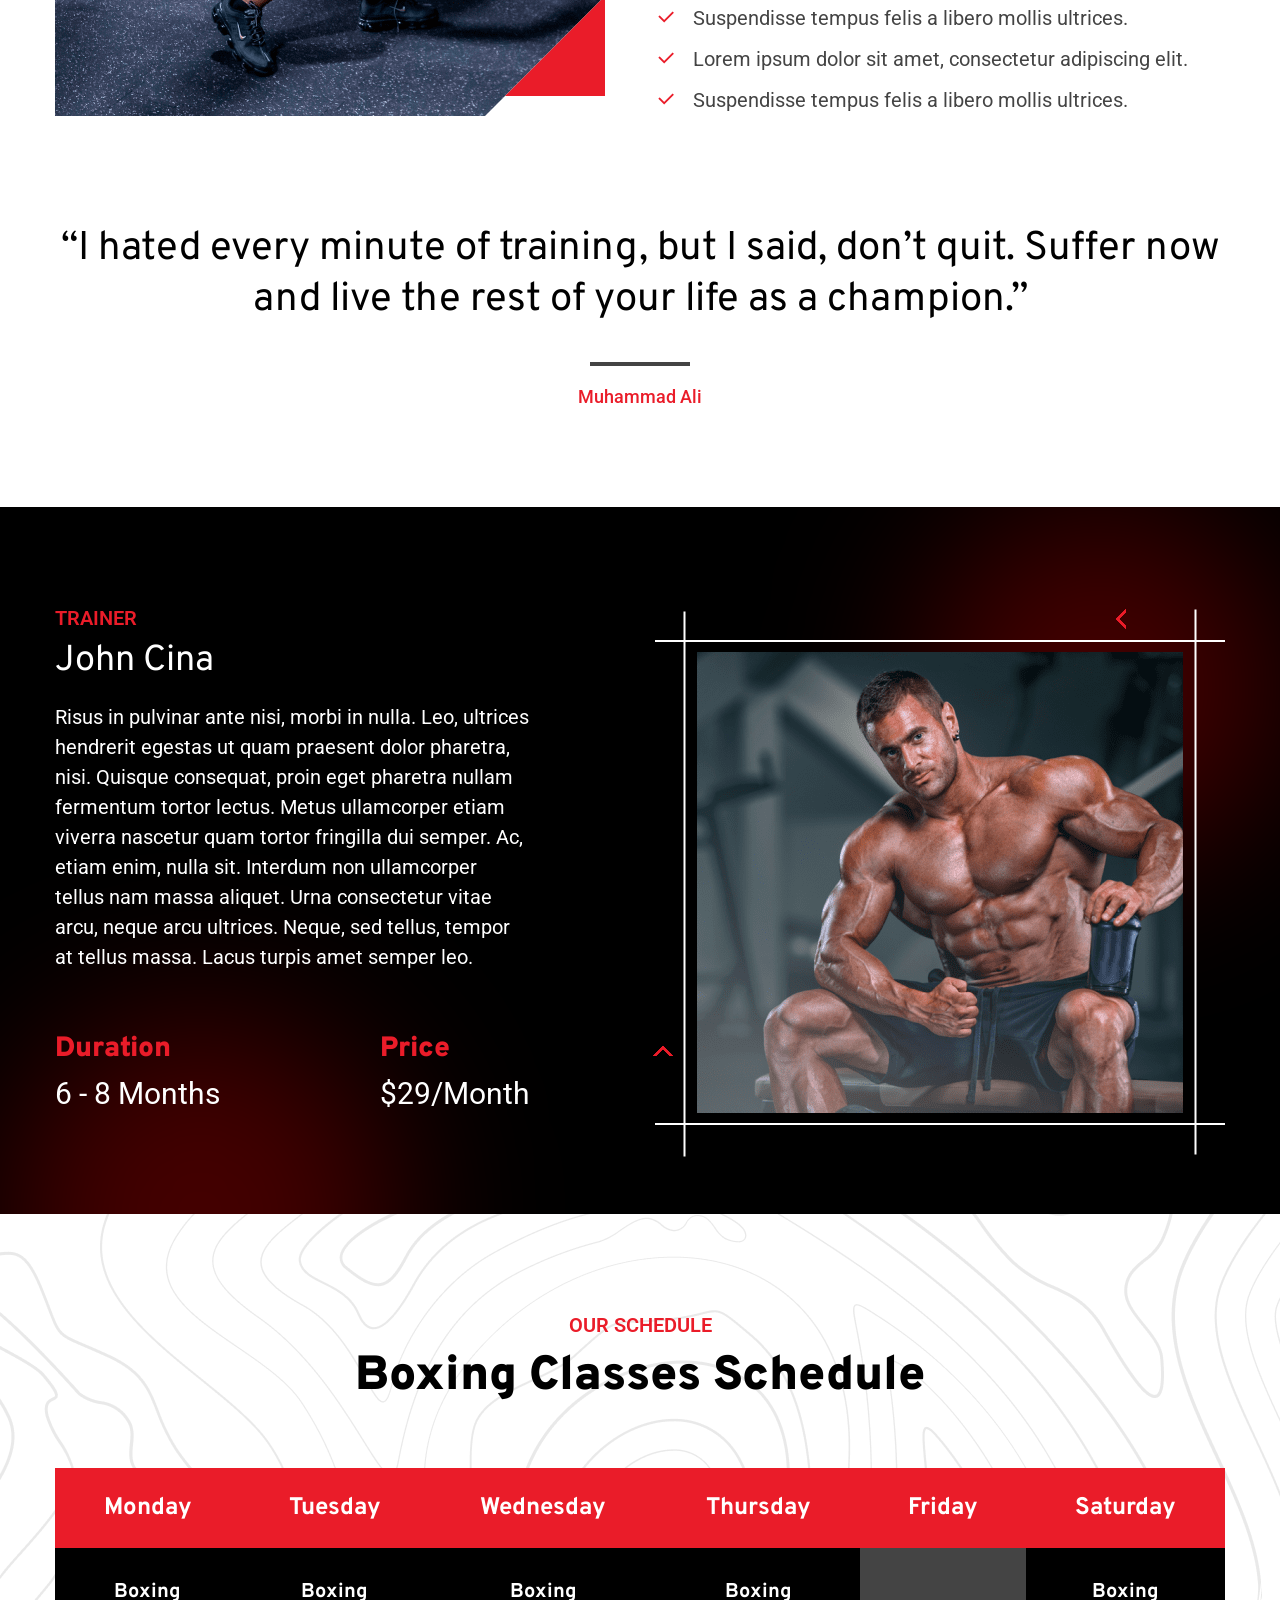
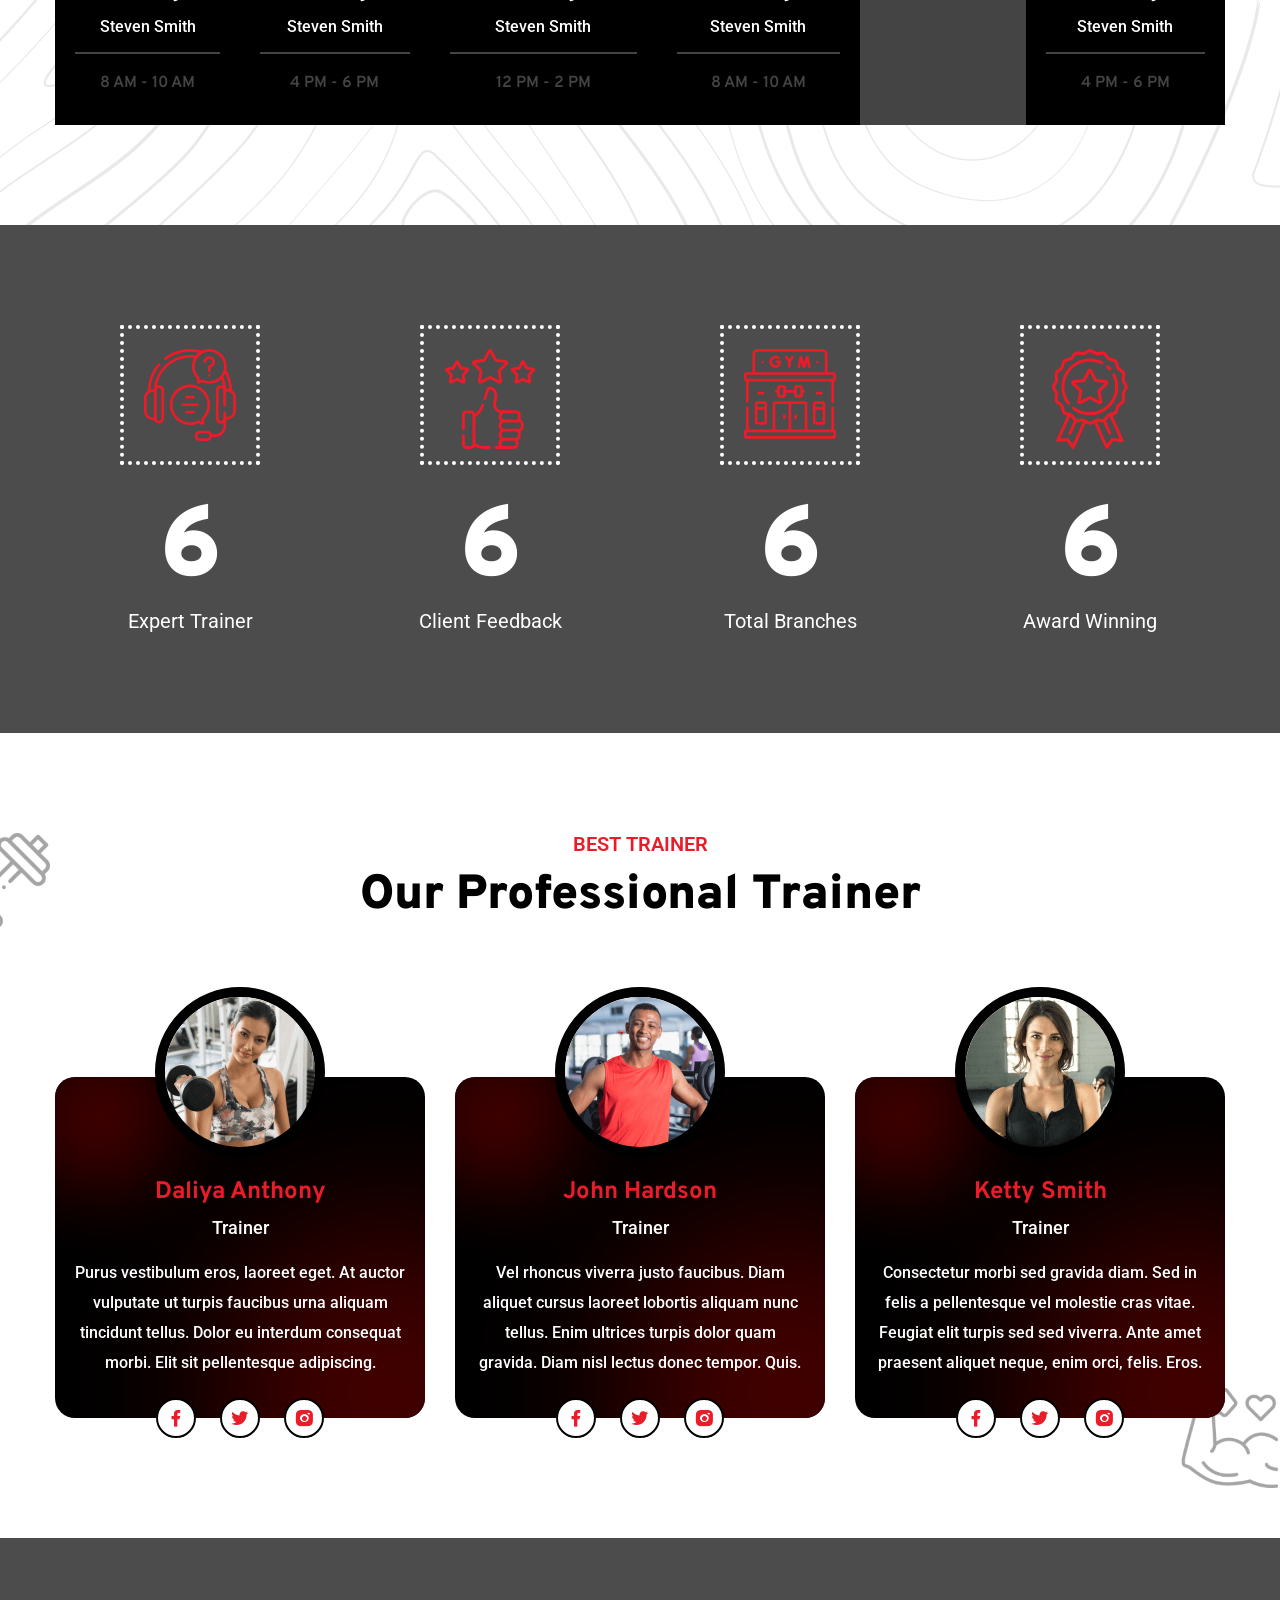
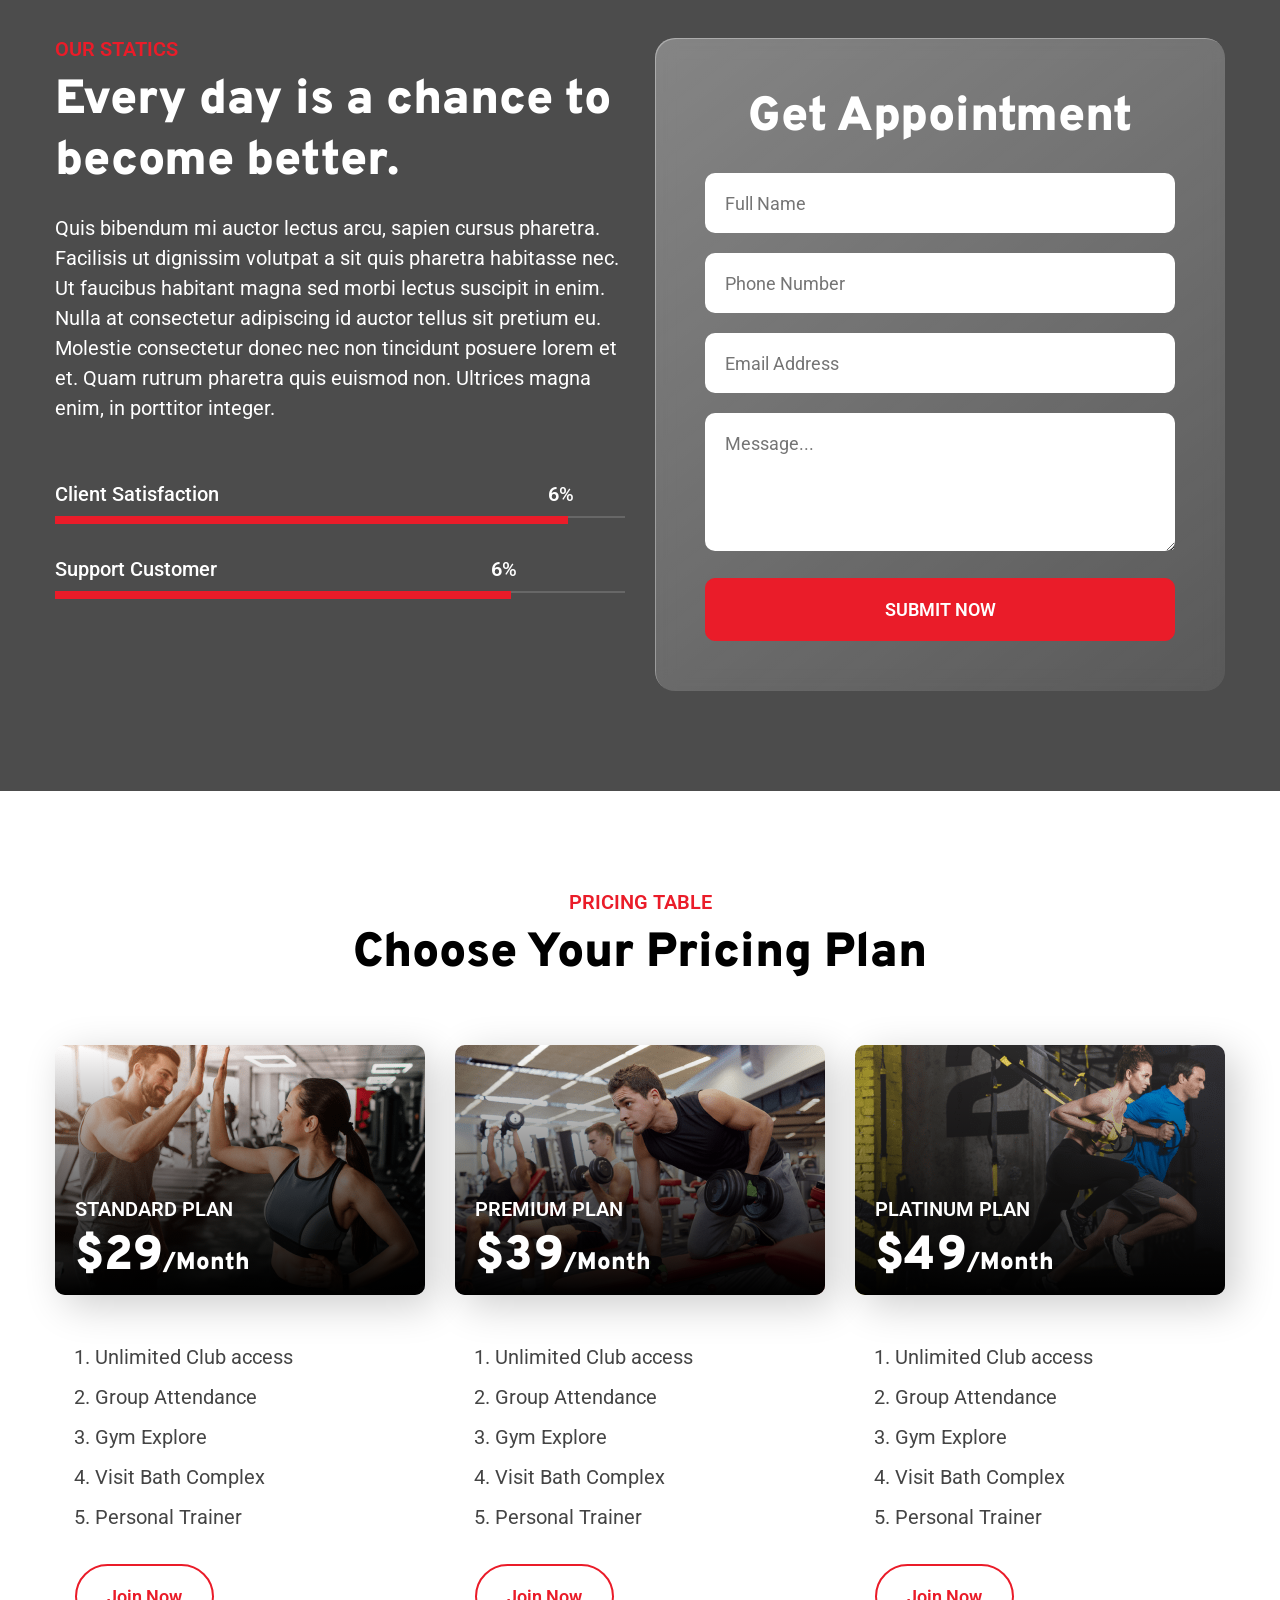
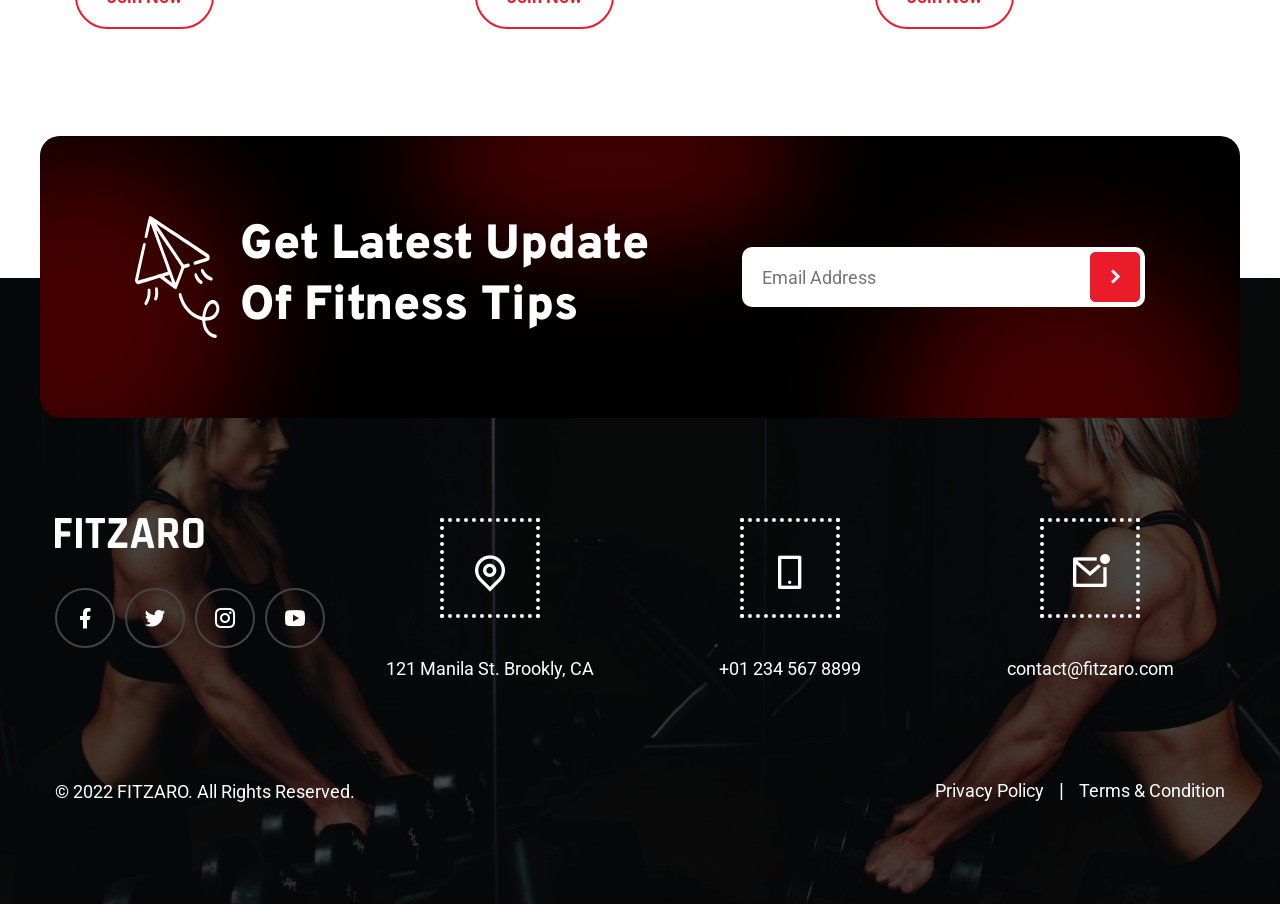
<file: boxing_punch.html>
<!DOCTYPE html>
<html lang="en" dir="ltr">

<!-- Mirrored from up2client.com/envato/fitzaro/boxing_punch.html by HTTrack Website Copier/3.x [XR&CO'2014], Sat, 11 Jul 2026 14:42:35 GMT -->
<head>
    <meta charset="utf-8">
    <meta http-equiv="X-UA-Compatible" content="IE=edge">
    <meta name="viewport" content="width=device-width, initial-scale=1, shrink-to-fit=no">
    <link href="assets/images/logo/fav-icon.png" rel="icon">
    <link rel="preconnect" href="https://fonts.googleapis.com/">
    <link rel="preconnect" href="https://fonts.gstatic.com/" crossorigin>
    <link href="https://fonts.googleapis.com/css2?family=Roboto:ital,wght@0,100;0,300;0,400;0,500;0,700;0,900;1,100;1,300;1,400;1,500;1,700;1,900&amp;family=Overpass:ital,wght@0,100;0,200;0,300;0,400;0,500;0,600;0,700;0,800;0,900;1,100;1,200;1,300;1,400;1,500;1,600;1,700;1,800;1,900&amp;display=swap" rel="stylesheet">
    <link rel="stylesheet" type="text/css" href="assets/css/all.min.css">
    <link rel="stylesheet" type="text/css" href="assets/css/bootstrap.min.css">
    <link rel="stylesheet" type="text/css" href="assets/css/all.html">
    <link rel="stylesheet" type="text/css" href="assets/css/animate.css">
    <link rel="stylesheet" type="text/css" href="assets/css/swiper.min.css"/>
    <link rel="stylesheet" type="text/css" href="assets/css/aos.css">
    <link rel="stylesheet" type="text/css" href="assets/css/custom.css">
    <link rel="stylesheet" type="text/css" href="services/css/service.css">
    <link rel="stylesheet" type="text/css" href="assets/css/media-query.css">
    <title>Fitzaro | Boxing Punch Page</title>
</head>

<body>

    <!-- Preloader -->
    <div class="preloader">
        <div class="loader">
            <div class="loader-inner"></div>
            <div class="loader-inner"></div>
        </div>
    </div>
    <!-- end Preloader -->

    <!-- Mouse Cursor Dragging Ball Start -->
    <div class="mouseCursor cursor-outer"></div>
    <div class="mouseCursor cursor-inner">view</div>
    <!-- Mouse Cursor Dragging Ball Ends -->
    
    <div id="wrap">

        <!-- start header -->
        <header class="header" id="header">
            <div class="navbar-header">
                <nav class="navbar_expand">
                    <div class="navbar_main">
                        <div class="navbar_panel">
                            <!--Navbar Toggle-->
                            <button class="navbar-toggle toggle-menu">
                                <span></span>
                            </button>
                            <!--Navbar Logo-->
                            <div class="navbar_brand">
                                <!--Logo-->
                                <a class="fitzaro_logo" href="index.html">
                                    <img src="assets/images/logo/logo.png" alt="Header Logo img" class="logo_dark img-fluid">
                                </a>
                            </div>
                        </div>
                        <div class="navbar_collapse">
                            <ul class="navbar_nav me-auto mb-2 mb-lg-0">
                                <li class="nav-item">
                                    <a class="nav-link" href="index.html">Home</a>
                                </li>
                                <li class="nav-item dropdown">
                                    <a class="nav-link active" href="javascript:void(0);">Services</a>
                                    <ul class="dropdown-menu">
                                        <li><a class="dropdown-item" href="weight_lifting.html">Weight Lifting</a></li>
                                        <li><a class="dropdown-item" href="aerobics.html">Aerobics</a></li>
                                        <li><a class="dropdown-item" href="cardio.html">Cardio</a></li>
                                        <li><a class="dropdown-item" href="boxing_punch.html">Boxing Punch</a></li>
                                        <li><a class="dropdown-item" href="power_yoga.html">Power Yoga</a></li>
                                        <li><a class="dropdown-item" href="zumba_class.html">Zumba Class</a></li>
                                    </ul>
                                </li>
                            </ul>
                        </div>
                        <button class="sidebar-toggle fixed-menu">
                            <span></span>
                        </button>
                    </div>
                </nav>
                <div class="sidebar-menu">
                    <div class="side_social_info">
                        <img src="assets/images/svg/watch.svg" alt="clock image" class="img-fluid">
                        <div class="time-schedule">
                            <div class="weekly-day">Mon - Fri</div>
                            <p class="m-0">7 AM - 10 PM</p>
                        </div>
                        <div class="time-schedule">
                            <div class="weekly-day">Sat - Sun</div>
                            <p class="m-0">7 AM - 2 PM</p>
                        </div>
                        <ul class="social_list">
                            <li><a href="tel:+012345678899">+01 234 567 8899</a></li>
                            <li class="mb-5"><a href="mailto:contact@fitzaro.com">contact@fitzaro.com</a></li>
                            <li><p class="m-0">121 Manila St. Brookly, CA</p></li>
                        </ul>
                    </div>
                    <div class="side_panel">
                        <ul class="list-social-ic">
                            <li><a class="icon ic-facebook" href="https://www.facebook.com/"><i class="ri-facebook-fill"></i></a></li>
                            <li><a class="icon ic-twitter" href="https://twitter.com/"><i class="ri-twitter-fill"></i></a></li>
                            <li><a class="icon ic-instgram" href="https://www.instagram.com/"><i class="ri-instagram-line"></i></a></li>
                            <li><a class="icon ic-youtube" href="https://www.youtube.com/"><i class="ri-youtube-fill"></i></a></li>
                        </ul>
                    </div>
                </div>
            </div>
        </header>
        <!-- end header -->

        <!-- start first section -->
        <section class="service_section social-triangle" style="background-image: url(services/images/banner/service_bg4.png);">
            <div class="parallax-overlay"></div>
            <div class="container">
                <div class="banner_content col-12 col-lg-10 col-md-10" data-aos="zoom-in" data-aos-duration="1000">
                    <img src="assets/images/svg/boxing-punch-white.svg" alt="boxing-punch" class="exercise-img img-fluid">
                    <h1 class="main_tiltle m-0">Boxing Punch</h1>
                    <p>Cras rhoncus ultrices ut condimentum mauris lacus. Felis sagittis tellus odio habitasse purus sed faucibus sit turpis. Massa commodo commodo mauris volutpat egestas nunc. Vestibulum hac.</p>
                    <a class="button fitzaro_btn" href="#appointment">Book Appointment</a>
                </div>
                <a href="#about" class="scroll-down">
                    <span class="scroll-arrow arrow1"></span>
                    <span class="scroll-arrow arrow2"></span>
                    <span class="scroll-arrow arrow3"></span>
                </a>
            </div>
            <div class="slide_social_ic" data-aos="fade-up-left" data-aos-duration="1000">
                <div class="triangle-1"></div>
                <div class="banner_social">
                    <a href="https://www.facebook.com/" target="_blank">FB</a>
                    <a href="https://www.instagram.com/" target="_blank">IG</a>
                    <a href="https://www.youtube.com/" target="_blank">YT</a>
                </div>
            </div>
        </section>
        <!-- end first section -->

        <!-- start About section -->
        <section class="about-section p-10 position-relative" id="about">
            <div class="background_shape animate-this">
                <img src="assets/images/svg/service-shape.svg" alt="service-shape image">
            </div>
            <div class="fitzaro_health">
                <div class="container">
                    <div class="row">
                        <div class="col-12 col-lg-6 col-md-6 about_img" data-aos="fade-right" data-aos-duration="1000">
                            <div class="service_img" data-aos="fade-right" data-aos-duration="1000">
                                <div class="triangle-top"></div>
                                <div class="triangle-bottom"></div>
                                <img src="services/images/about/about-img3.png" alt="service image" class="img-fluid">
                            </div>
                        </div>
                        <div class="col-12 col-lg-6 col-md-6">
                            <div class="abo_content" data-aos="fade-left" data-aos-duration="1000">
                                <h2 class="main_heading m-0">Everybody wanna be a bodybuilder, but nobody wanna lift no heavy weight.</h2>
                                <p class="about_detail m-0">Quam tincidunt tellus massa adipiscing. Maecenas et sed euismod morbi habitasse ultrices pellentesque nisi. Pretium sapien nibh molestie dolor id. Dui vitae diam, nibh vel tincidunt. Turpis volutpat amet lacus pharetra. Risus feugiat laoreet amet habitant mattis feugiat sagittis, cursus.
                                    <br><br>Rhoncus sed urna orci vestibulum eu odio tempus, urna. Ipsum, amet massa ultricies molestie adipiscing in. Id augue sodales vivamus in at.</p>
                                    <div class="box_detail">
                                        <div class="list_icon">
                                            <i class="ri-check-line"></i>
                                            <p class="m-0 check_detail">Duis quis odio quis dui sagittis laoreet.</p>
                                        </div>
                                        <div class="list_icon">
                                            <i class="ri-check-line"></i>
                                            <p class="m-0 check_detail">Suspendisse tempus felis a libero mollis ultrices.</p>
                                        </div>
                                        <div class="list_icon">
                                            <i class="ri-check-line"></i>
                                            <p class="m-0 check_detail">Lorem ipsum dolor sit amet, consectetur adipiscing elit.</p>
                                        </div>
                                        <div class="list_icon">
                                            <i class="ri-check-line"></i>
                                            <p class="m-0 check_detail">Suspendisse tempus felis a libero mollis ultrices.</p>
                                        </div>
                                    </div>
                                </div>
                            </div>
                        </div>

                        <div class="row build_best" data-aos="zoom-in-up" data-aos-easing="linear" data-aos-duration="1000">
                            <div class="col-12">
                                <div class="head_review">“I hated every minute of training, but I said, don’t quit. Suffer now and live the rest of your life as a champion.”</div>
                                <p class="review_name">Muhammad Ali</p>
                            </div>
                        </div>
                    </div>
                </div>
            </section>
            <!-- end About section -->

            <!-- start video section -->
            <section class="fitzaro_video p-10" id="mission">
                <div class="container">
                    <div class="row">
                        <div class="col-12 col-lg-6 col-md-6">
                            <div class="video_info col-lg-10 col-md-12">
                                <span class="sub_heading">Trainer</span>
                                <h2 class="main_heading text-white m-0">John Cina</h2>
                                <p class="mb-60">Risus in pulvinar ante nisi, morbi in nulla. Leo, ultrices hendrerit egestas ut quam praesent dolor pharetra, nisi. Quisque consequat, proin eget pharetra nullam fermentum tortor lectus. Metus ullamcorper etiam viverra nascetur quam tortor fringilla dui semper. Ac, etiam enim, nulla sit. Interdum non ullamcorper tellus nam massa aliquet. Urna consectetur vitae arcu, neque arcu ultrices. Neque, sed tellus, tempor at tellus massa. Lacus turpis amet semper leo.</p>
                                <div class="trainer_detail">
                                    <div class="time_duration">
                                        <h3>Duration</h3>
                                        <div class="training_month">6 - 8 Months</div>
                                    </div>
                                    <div class="time_duration">
                                        <h3>Price</h3>
                                        <div class="training_month">$29/Month</div>
                                    </div>
                                </div>
                            </div>
                        </div>
                        <div class="col-12 col-lg-6 col-md-6 video_wrap" data-aos="fade-left" data-aos-duration="1000">
                            <div class="bg_image">
                                <div class="line-shapes">
                                    <div class="line-1"></div>
                                    <div class="line-2"></div>
                                    <div class="line-3"></div>
                                    <div class="line-4"></div>
                                </div>
                                <div class="right-arrow-grp">
                                    <div class="arrowSliding">
                                        <div class="arrow"></div>
                                    </div>
                                    <div class="arrowSliding delay1">
                                        <div class="arrow"></div>
                                    </div>
                                    <div class="arrowSliding delay2">
                                        <div class="arrow"></div>
                                    </div>
                                    <div class="arrowSliding delay3">
                                        <div class="arrow"></div>
                                    </div>
                                    <div class="arrowSliding delay4">
                                        <div class="arrow"></div>
                                    </div>
                                    <div class="arrowSliding delay5">
                                        <div class="arrow"></div>
                                    </div>
                                </div>
                                <div class="top-arrow-grp">
                                    <div class="slide-top">
                                        <div class="arrow"></div>
                                    </div>
                                    <div class="slide-top delaytime1">
                                        <div class="arrow"></div>
                                    </div>
                                    <div class="slide-top delaytime2">
                                        <div class="arrow"></div>
                                    </div>
                                    <div class="slide-top delaytime3">
                                        <div class="arrow"></div>
                                    </div>
                                    <div class="slide-top delaytime4">
                                        <div class="arrow"></div>
                                    </div>
                                    <div class="slide-top delaytime5">
                                        <div class="arrow"></div>
                                    </div>
                                </div>
                                <img src="services/images/trainer/trainer-img.png" alt="trainer image" class="video-img img-fluid">
                            </div>
                        </div>
                    </div>
                </div>
            </section>
            <!-- end video section -->

            <!-- start schedule section -->
            <section class="schedule_part p-10" id="classes">
                <div class="container">
                    <div class="schedule_start text-center mb-60">
                        <span class="sub_heading">Our Schedule</span>
                        <h2 class="m-0">Boxing Classes Schedule</h2>
                    </div>
                    <div class="row">
                        <div class="col-lg-12">
                            <div class="gym_timetable" data-aos="zoom-in-up" data-aos-easing="linear" data-aos-duration="1000">
                                <div class="timetable-area table-responsive">
                                    <table class="table">
                                        <thead>
                                            <tr>
                                                <th>Monday</th>
                                                <th>Tuesday</th>
                                                <th>Wednesday</th>
                                                <th>Thursday</th>
                                                <th>Friday</th>
                                                <th>Saturday</th>
                                            </tr>
                                        </thead>
                                        <tbody>
                                            <tr>
                                                <td class="body_detail">
                                                    <div class="tabel_content">
                                                        <h3>Boxing</h3>
                                                        <span>Steven Smith</span>
                                                        <div class="schedule_time">
                                                            <h4>8 AM - 10 AM</h4>
                                                        </div>
                                                    </div>
                                                    <img src="assets/images/schedule/boxing-1.png" alt="boxing-1 image" class="img-fluid time-image">
                                                </td>
                                                <td class="body_detail">
                                                    <div class="tabel_content">
                                                        <h3>Boxing</h3>
                                                        <span>Steven Smith</span>
                                                        <div class="schedule_time">
                                                            <h4>4 PM - 6 PM</h4>
                                                        </div>
                                                    </div>
                                                    <img src="assets/images/schedule/boxing-1.png" alt="boxing-1 image" class="img-fluid time-image">
                                                </td>
                                                <td class="body_detail">
                                                    <div class="tabel_content">
                                                        <h3>Boxing</h3>
                                                        <span>Steven Smith</span>
                                                        <div class="schedule_time">
                                                            <h4>12 PM - 2 PM</h4>
                                                        </div>
                                                    </div>
                                                    <img src="assets/images/schedule/boxing-1.png" alt="boxing-1 image" class="img-fluid time-image">
                                                </td>
                                                <td class="body_detail">
                                                    <div class="tabel_content">
                                                        <h3>Boxing</h3>
                                                        <span>Steven Smith</span>
                                                        <div class="schedule_time">
                                                            <h4>8 AM - 10 AM</h4>
                                                        </div>
                                                    </div>
                                                    <img src="assets/images/schedule/boxing-1.png" alt="boxing-1 image" class="img-fluid time-image">
                                                </td>
                                                <td></td>
                                                <td class="body_detail">
                                                    <div class="tabel_content">
                                                        <h3>Boxing</h3>
                                                        <span>Steven Smith</span>
                                                        <div class="schedule_time">
                                                            <h4>4 PM - 6 PM</h4>
                                                        </div>
                                                    </div>
                                                    <img src="assets/images/schedule/boxing-1.png" alt="boxing-1 image" class="img-fluid time-image">
                                                </td>
                                            </tr>
                                        </tbody>
                                    </table>
                                </div>
                            </div>
                        </div>
                    </div>
                </div>
            </section>
            <!-- end schedule section -->

            <!-- start Countdown section -->
            <section class="fitzaro_coundown p-10" id="countdown">
                <div class="parallax-overlay"></div>
                <div class="container">
                    <div class="row">
                        <div class="col-12 col-sm-6 col-lg-3">
                            <div class="countdown_formula text-center" data-aos="flip-up" data-aos-easing="linear" data-aos-duration="1000">
                                <div class="counter_image">
                                    <img src="assets/images/svg/headphone.svg" alt="Headphone image" class="img-fluid">
                                </div>
                                <h4 class="m-0"><span class="coundown-number" data-number="80">80</span></h4>
                                <div class="sub_info">Expert Trainer</div>
                            </div>
                        </div>
                        <div class="col-12 col-sm-6 col-lg-3">
                            <div class="countdown_formula text-center" data-aos="flip-up" data-aos-easing="linear" data-aos-duration="1000">
                                <div class="counter_image">
                                    <img src="assets/images/svg/rating.svg" alt="Rating image" class="img-fluid">
                                </div>
                                <h4 class="m-0"><span class="coundown-number" data-number="120">120</span></h4>
                                <div class="sub_info">Client Feedback</div>
                            </div>
                        </div>
                        <div class="col-12 col-sm-6 col-lg-3">
                            <div class="countdown_formula text-center" data-aos="flip-up" data-aos-easing="linear" data-aos-duration="1000">
                                <div class="counter_image">
                                    <img src="assets/images/svg/gym.svg" alt="Gym image" class="img-fluid">
                                </div>
                                <h4 class="m-0"><span class="coundown-number" data-number="100">100</span></h4>
                                <div class="sub_info">Total Branches</div>
                            </div>
                        </div>
                        <div class="col-12 col-sm-6 col-lg-3">
                            <div class="countdown_formula text-center" data-aos="flip-up" data-aos-easing="linear" data-aos-duration="1000">
                                <div class="counter_image">
                                    <img src="assets/images/svg/winning.svg" alt="Winning image" class="img-fluid">
                                </div>
                                <h4 class="m-0"><span class="coundown-number" data-number="70">70</span></h4>
                                <div class="sub_info">Award Winning</div>
                            </div>
                        </div>
                    </div>
                </div>
            </section>
            <!-- end countdown section -->

            <!-- start trainer section -->
            <section class="best-trainer p-10" id="trainer">
                <div class="img-shape1">
                    <img src="assets/images/trainer/gym-img.png" alt="gym-image" class="img-fluid">
                </div>
                <div class="img-shape2">
                    <img src="assets/images/trainer/muscle-img.png" alt="muscle-img" class="img-fluid">
                </div>
                <div class="container">
                    <div class="trainer-data text-center mb-60">
                        <span class="sub_heading">Best Trainer</span>
                        <h2 class="m-0">Our Professional Trainer</h2>
                        <h3 class="d-none">Hidden</h3>
                    </div>
                    <div class="trainer_slider" data-aos="zoom-in" data-aos-easing="linear" data-aos-duration="1000">
                        <div class="swiper-wrapper">
                            <div class="team-box text-center swiper-slide">
                                <div class="border-shape">
                                    <img src="assets/images/trainer/trainer-img1.png" alt="Trainer image1" class="img-fluid">
                                </div>
                                <div class="box-inner">
                                    <h4 class="d-none">Hidden</h4>
                                    <h5 class="trainer-name m-0">Daliya Anthony</h5>
                                    <p class="designation m-0">Trainer</p>
                                    <p class="trainer-detail m-0">Purus vestibulum eros, laoreet eget. At auctor vulputate ut turpis faucibus urna aliquam tincidunt tellus. Dolor eu interdum consequat morbi. Elit sit pellentesque adipiscing.</p>
                                </div>
                                <ul class="team-social">
                                    <li class="ic-list">
                                        <a href="https://www.facebook.com/"><i class="ri-facebook-fill"></i></a>
                                    </li>
                                    <li class="ic-list">
                                        <a href="https://twitter.com/"><i class="ri-twitter-fill"></i></a>
                                    </li>
                                    <li class="ic-list">
                                        <a href="https://www.instagram.com/"><i class="ri-instagram-fill"></i></a>
                                    </li>
                                </ul>
                            </div>
                            <div class="team-box text-center swiper-slide">
                                <div class="border-shape">
                                    <img src="assets/images/trainer/trainer-img2.png" alt="Trainer image2" class="img-fluid">
                                </div>
                                <div class="box-inner">
                                    <h5 class="trainer-name m-0">John Hardson</h5>
                                    <p class="designation m-0">Trainer</p>
                                    <p class="trainer-detail m-0">Vel rhoncus viverra justo faucibus. Diam aliquet cursus laoreet lobortis aliquam nunc tellus. Enim ultrices turpis dolor quam gravida. Diam nisl lectus donec tempor. Quis.</p>
                                </div>
                                <ul class="team-social">
                                    <li class="ic-list">
                                        <a href="https://www.facebook.com/"><i class="ri-facebook-fill"></i></a>
                                    </li>
                                    <li class="ic-list">
                                        <a href="https://twitter.com/"><i class="ri-twitter-fill"></i></a>
                                    </li>
                                    <li class="ic-list">
                                        <a href="https://www.instagram.com/"><i class="ri-instagram-fill"></i></a>
                                    </li>
                                </ul>
                            </div>
                            <div class="team-box text-center swiper-slide">
                                <div class="border-shape">
                                    <img src="assets/images/trainer/trainer-img3.png" alt="Trainer image3" class="img-fluid">
                                </div>
                                <div class="box-inner">
                                    <h5 class="trainer-name m-0">Ketty Smith</h5>
                                    <p class="designation m-0">Trainer</p>
                                    <p class="trainer-detail m-0">Consectetur morbi sed gravida diam. Sed in felis a pellentesque vel molestie cras vitae. Feugiat elit turpis sed sed viverra. Ante amet praesent aliquet neque, enim orci, felis. Eros.</p>
                                </div>
                                <ul class="team-social">
                                    <li class="ic-list">
                                        <a href="https://www.facebook.com/"><i class="ri-facebook-fill"></i></a>
                                    </li>
                                    <li class="ic-list">
                                        <a href="https://twitter.com/"><i class="ri-twitter-fill"></i></a>
                                    </li>
                                    <li class="ic-list">
                                        <a href="https://www.instagram.com/"><i class="ri-instagram-fill"></i></a>
                                    </li>
                                </ul>
                            </div>
                            <div class="team-box text-center swiper-slide">
                                <div class="border-shape">
                                    <img src="assets/images/trainer/trainer-img4.png" alt="Trainer image4" class="img-fluid">
                                </div>
                                <div class="box-inner">
                                    <h5 class="trainer-name m-0">Lipsa Smith</h5>
                                    <p class="designation m-0">Trainer</p>
                                    <p class="trainer-detail m-0">Consectetur morbi sed gravida diam. Sed in felis a pellentesque vel molestie cras vitae. Feugiat elit turpis sed sed viverra. Ante amet praesent aliquet neque, enim orci, felis. Eros.</p>
                                </div>
                                <ul class="team-social">
                                    <li class="ic-list">
                                        <a href="https://www.facebook.com/"><i class="ri-facebook-fill"></i></a>
                                    </li>
                                    <li class="ic-list">
                                        <a href="https://twitter.com/"><i class="ri-twitter-fill"></i></a>
                                    </li>
                                    <li class="ic-list">
                                        <a href="https://www.instagram.com/"><i class="ri-instagram-fill"></i></a>
                                    </li>
                                </ul>
                            </div>
                            <div class="team-box text-center swiper-slide">
                                <div class="border-shape">
                                    <img src="assets/images/trainer/trainer-img5.png" alt="Trainer image5" class="img-fluid">
                                </div>
                                <div class="box-inner">
                                    <h5 class="trainer-name m-0">Ali Shah</h5>
                                    <p class="designation m-0">Trainer</p>
                                    <p class="trainer-detail m-0">Consectetur morbi sed gravida diam. Sed in felis a pellentesque vel molestie cras vitae. Feugiat elit turpis sed sed viverra. Ante amet praesent aliquet neque, enim orci, felis. Eros.</p>
                                </div>
                                <ul class="team-social">
                                    <li class="ic-list">
                                        <a href="https://www.facebook.com/"><i class="ri-facebook-fill"></i></a>
                                    </li>
                                    <li class="ic-list">
                                        <a href="https://twitter.com/"><i class="ri-twitter-fill"></i></a>
                                    </li>
                                    <li class="ic-list">
                                        <a href="https://www.instagram.com/"><i class="ri-instagram-fill"></i></a>
                                    </li>
                                </ul>
                            </div>
                        </div>
                    </div>
                </div>
            </section>
            <!-- end trainer section -->

            <!-- start appoinment section -->
            <section class="appointment_section p-10 reveal" id="appointment">
                <div class="parallax-overlay"></div>
                <div class="container">
                    <div class="row">
                        <div class="col-12 col-lg-6 col-md-6">
                            <div class="static_content">
                                <span class="sub_heading">Our Statics</span>
                                <h2 class="text-white main_heading m-0">Every day is a chance to become better.</h2>
                                <p class="text-white mb-60">Quis bibendum mi auctor lectus arcu, sapien cursus pharetra. Facilisis ut dignissim volutpat a sit quis pharetra habitasse nec. Ut faucibus habitant magna sed morbi lectus suscipit in enim. Nulla at consectetur adipiscing id auctor tellus sit pretium eu. Molestie consectetur donec nec non tincidunt posuere lorem et et. Quam rutrum pharetra quis euismod non. Ultrices magna enim, in porttitor integer.</p>
                                <div class="skill_bar">
                                    <div class="progress-counter">
                                        <p class="progress-title text-start">Client Satisfaction</p>
                                        <div class="progress-value" style="left:90%;"><span class="count coundown-number text-white" data-number="90">90</span>%</div>
                                        <div class="skil-progressbar"><span style="width:90%;"></span></div>
                                    </div>
                                    <div class="progress-counter">
                                        <p class="progress-title text-start">Support Customer</p>
                                        <div class="progress-value" style="left:80%;"><span class="count coundown-number text-white" data-number="80">80</span>%</div>
                                        <div class="skil-progressbar"><span style="width:80%;"></span></div>
                                    </div>
                                </div>
                            </div>  
                        </div>
                        <div class="col-12 col-lg-6 col-md-6">
                            <div class="appointment_form" data-aos="fade-left" data-aos-duration="1000">
                                <div class="get_title">
                                    <h2 class="m-0 text-center text-white mb-4">Get Appointment</h2>
                                </div>
                                <form class="form_start">
                                    <div class="row">
                                        <div class="col-12">
                                            <div class="input_area">
                                                <input type="text" name="Full Name" class="inputt-text" placeholder="Full Name" required="">
                                            </div>
                                        </div>
                                        <div class="col-12">
                                            <div class="input_area">
                                                <input type="text" name="Phone Number" class="inputt-text" placeholder="Phone Number" required="">
                                            </div>
                                        </div>
                                        <div class="col-12">
                                            <div class="input_area">
                                                <input type="email" name="Email Address" class="inputt-text" placeholder="Email Address" required="">
                                            </div>
                                        </div>
                                        <div class="col-12">
                                            <div class="input_area">
                                                <textarea class="inputt-text" placeholder="Message..."></textarea>
                                            </div>
                                        </div>
                                        <div class="col-12">
                                            <div class="input_area mb-0">
                                                <button type="submit" class="button fitzaro_btn">Submit Now</button>
                                            </div>
                                        </div>
                                    </div>
                                </form>
                            </div>
                        </div>
                    </div>
                </div>
            </section>
            <!-- end appoinment section -->

            <!-- start price section -->
            <section class="fitzaro-table p-10" id="price">
                <div class="container">
                    <div class="table_heading text-center">
                        <span class="sub_heading">Pricing Table</span>
                        <h2 class="mb-60">Choose Your Pricing Plan</h2>
                    </div>
                    <div class="row" data-aos="fade-up" data-aos-easing="linear" data-aos-duration="1000">
                        <div class="col-12 col-lg-4 col-md-4">
                            <div class="pricing_data">
                                <div class="table_img">
                                    <img src="assets/images/pricing/pricing-img1.png" alt="pricing1-image" class="img-fluid">
                                </div>
                                <div class="price-data">
                                    <span>STANDARD PLAN</span>
                                    <h3 class="m-0">$29<span class="month-text">/Month</span></h3>
                                </div>
                            </div>
                            <div class="inn-price-plan">
                                <ol class="price_list">
                                    <li>Unlimited Club access</li>
                                    <li>Group Attendance</li>
                                    <li>Gym Explore</li>
                                    <li>Visit Bath Complex</li>
                                    <li>Personal Trainer</li>
                                </ol>
                                <a class="button fitzaro_btn" href="javascript:void(0);">Join Now</a>
                            </div>
                        </div>
                        <div class="col-12 col-lg-4 col-md-4">
                            <div class="pricing_data">
                                <div class="table_img">
                                    <img src="assets/images/pricing/pricing-img2.png" alt="pricing2-image" class="img-fluid">
                                </div>
                                <div class="price-data">
                                    <span>PREMIUM PLAN</span>
                                    <h3 class="m-0">$39<span class="month-text">/Month</span></h3>
                                </div>
                            </div>
                            <div class="inn-price-plan">
                                <ol class="price_list">
                                    <li>Unlimited Club access</li>
                                    <li>Group Attendance</li>
                                    <li>Gym Explore</li>
                                    <li>Visit Bath Complex</li>
                                    <li>Personal Trainer</li>
                                </ol>
                                <a class="button fitzaro_btn" href="javascript:void(0);">Join Now</a>
                            </div>
                        </div>
                        <div class="col-12 col-lg-4 col-md-4">
                            <div class="pricing_data">
                                <div class="table_img">
                                    <img src="assets/images/pricing/pricing-img3.png" alt="pricing3-image" class="img-fluid">
                                </div>
                                <div class="price-data">
                                    <span>PLATINUM PLAN</span>
                                    <h3 class="m-0">$49<span class="month-text">/Month</span></h3>
                                </div>
                            </div>
                            <div class="inn-price-plan">
                                <ol class="price_list">
                                    <li>Unlimited Club access</li>
                                    <li>Group Attendance</li>
                                    <li>Gym Explore</li>
                                    <li>Visit Bath Complex</li>
                                    <li>Personal Trainer</li>
                                </ol>
                                <a class="button fitzaro_btn" href="javascript:void(0);">Join Now</a>
                            </div>
                        </div>
                    </div>
                </div>
            </section>
            <!-- end price section -->

            <!-- start subscribe section -->
            <section class="newsletter_subscribe" id="contact">
                <div class="container">
                    <div class="row fitness-update" data-aos="fade-up" data-aos-easing="linear" data-aos-duration="1000">
                        <div class="col-12 col-lg-7">
                            <div class="reboot-img d-flex">
                                <img src="assets/images/svg/paper-plane.svg" alt="Paper-plane" class="img-fluid">
                                <h2 class="m-0 text-white">Get Latest Update Of Fitness Tips</h2>
                            </div>
                        </div>
                        <div class="col-12 col-lg-5">
                            <form class="footer_subscribe_box">
                                <input type="email" class="subscribe-control" placeholder="Email Address">
                                <button type="submit" class="fitzaro_btn subscribe-btn"><i class="ri-arrow-right-s-line"></i></button>
                            </form>
                        </div>
                    </div>
                </div>
            </section>
            <!-- end subscribe section -->

            <!-- start footer section -->
            <footer class="footer" id="footer">
                <div class="parallax-overlay"></div>
                <div class="container">
                    <div class="main-footer">
                        <div class="row">
                            <div class="col-12 col-md-12 col-lg-3">
                                <div class="footer_first_row">
                                    <img src="assets/images/logo/footer-logo.png" alt="Footer Logo Image" class="img-fluid">
                                    <div class="footer-social-list">
                                        <a href="https://www.facebook.com/" class="facebook-ic"><i class="ri-facebook-fill icons"></i></a>
                                        <a href="https://twitter.com/" class="twitter-ic"><i class="ri-twitter-fill icons"></i></a>
                                        <a href="https://www.instagram.com/" class="instagram-ic"><i class="ri-instagram-line icons"></i></a>
                                        <a href="https://www.youtube.com/" class="youtube-ic"><i class="ri-youtube-fill icons"></i></a>
                                    </div>
                                </div>
                            </div>
                            <div class="col-12 col-md-4 col-lg-3">
                                <div class="footer_second_row locate_places text-center">
                                    <div class="place_detail">
                                        <i class="ri-map-pin-line"></i>
                                    </div>
                                    <p>121 Manila St. Brookly, CA</p>
                                </div>
                            </div>
                            <div class="col-12 col-md-4 col-lg-3">
                                <div class="footer_third_row locate_places text-center">
                                    <div class="place_detail">
                                        <i class="ri-smartphone-line"></i>
                                    </div>
                                    <p><a href="tel:+012345678899">+01 234 567 8899</a></p>
                                </div>
                            </div>
                            <div class="col-12 col-md-4 col-lg-3">
                                <div class="footer_forth_row locate_places text-center">
                                    <div class="place_detail">
                                        <i class="ri-mail-unread-line"></i>
                                    </div>
                                    <p><a href="mailto:contact@fitzaro.com">contact@fitzaro.com</a></p>
                                </div>
                            </div>
                        </div>
                    </div>
                    <div class="sub-footer">
                        <div class="footer-copyright">
                            <p class="m-0">&copy; 2022 FITZARO. All Rights Reserved.</p>
                        </div>
                        <div class="copyright_privacy">
                            <a href="javascript:void(0);">Privacy Policy</a><span>|</span><a href="javascript:void(0);">Terms & Condition</a>
                        </div>
                    </div>
                </div>
            </footer>
            <!-- end footer section -->

            <!-- video modal -->
            <div class="modal fade video_modal" id="exampleModal" tabindex="-1" aria-hidden="true" style="display: none;">
                <div class="modal-dialog modal-dialog-centered">
                    <div class="modal-content">
                        <div class="modal-header">
                            <button type="button" class="btn-close" data-bs-dismiss="modal" aria-label="Close"></button>
                        </div>
                        <div class="modal-body">
                            <video width="727" height="410" controls="" autoplay=""><source src="assets/video/gym_video.mp4" type="video/mp4">
                            </video> 
                        </div>
                    </div>
                </div>
            </div>

            <!-- scroll bottom-top  -->
            <div class="scroll-top">
                <svg class="border-circle svg-inner" width="100%" height="100%" viewBox="-1 -1 102 102">
                    <path d="M50,1 a49,49 0 0,1 0,98 a49,49 0 0,1 0,-98"></path>
                </svg>
            </div>

        </div>

        <script src="assets/js/jquery-min-3.6.0.js"></script>
        <script src="assets/js/bootstrap.bundle.min.js"></script>
        <script src="assets/js/swiper.min.js"></script>
        <script src="assets/js/all.html"></script>
        <script src="assets/js/aos.js"></script>
        <script src="assets/js/tilt.min.js"></script>
        <script src="assets/js/custom.js"></script>

    </body>

    
<!-- Mirrored from up2client.com/envato/fitzaro/boxing_punch.html by HTTrack Website Copier/3.x [XR&CO'2014], Sat, 11 Jul 2026 14:42:35 GMT -->
</html>
</file>
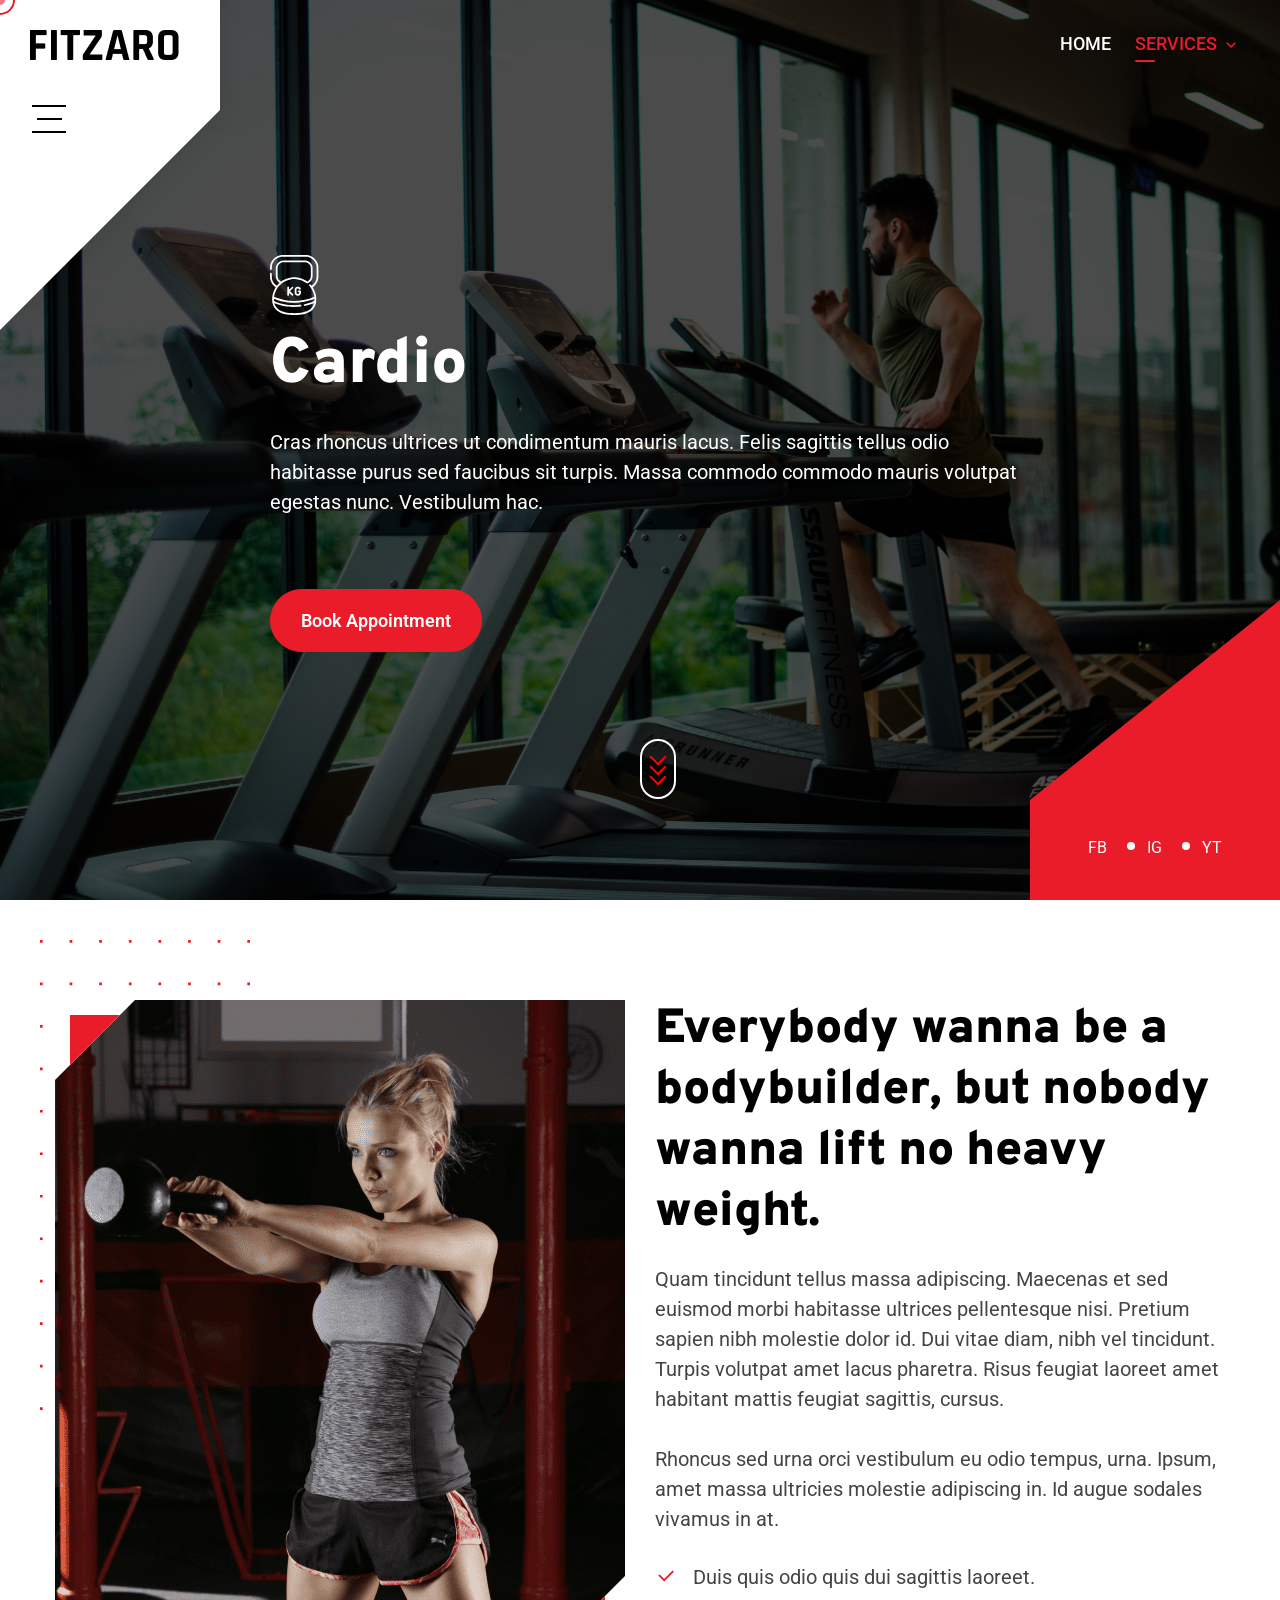
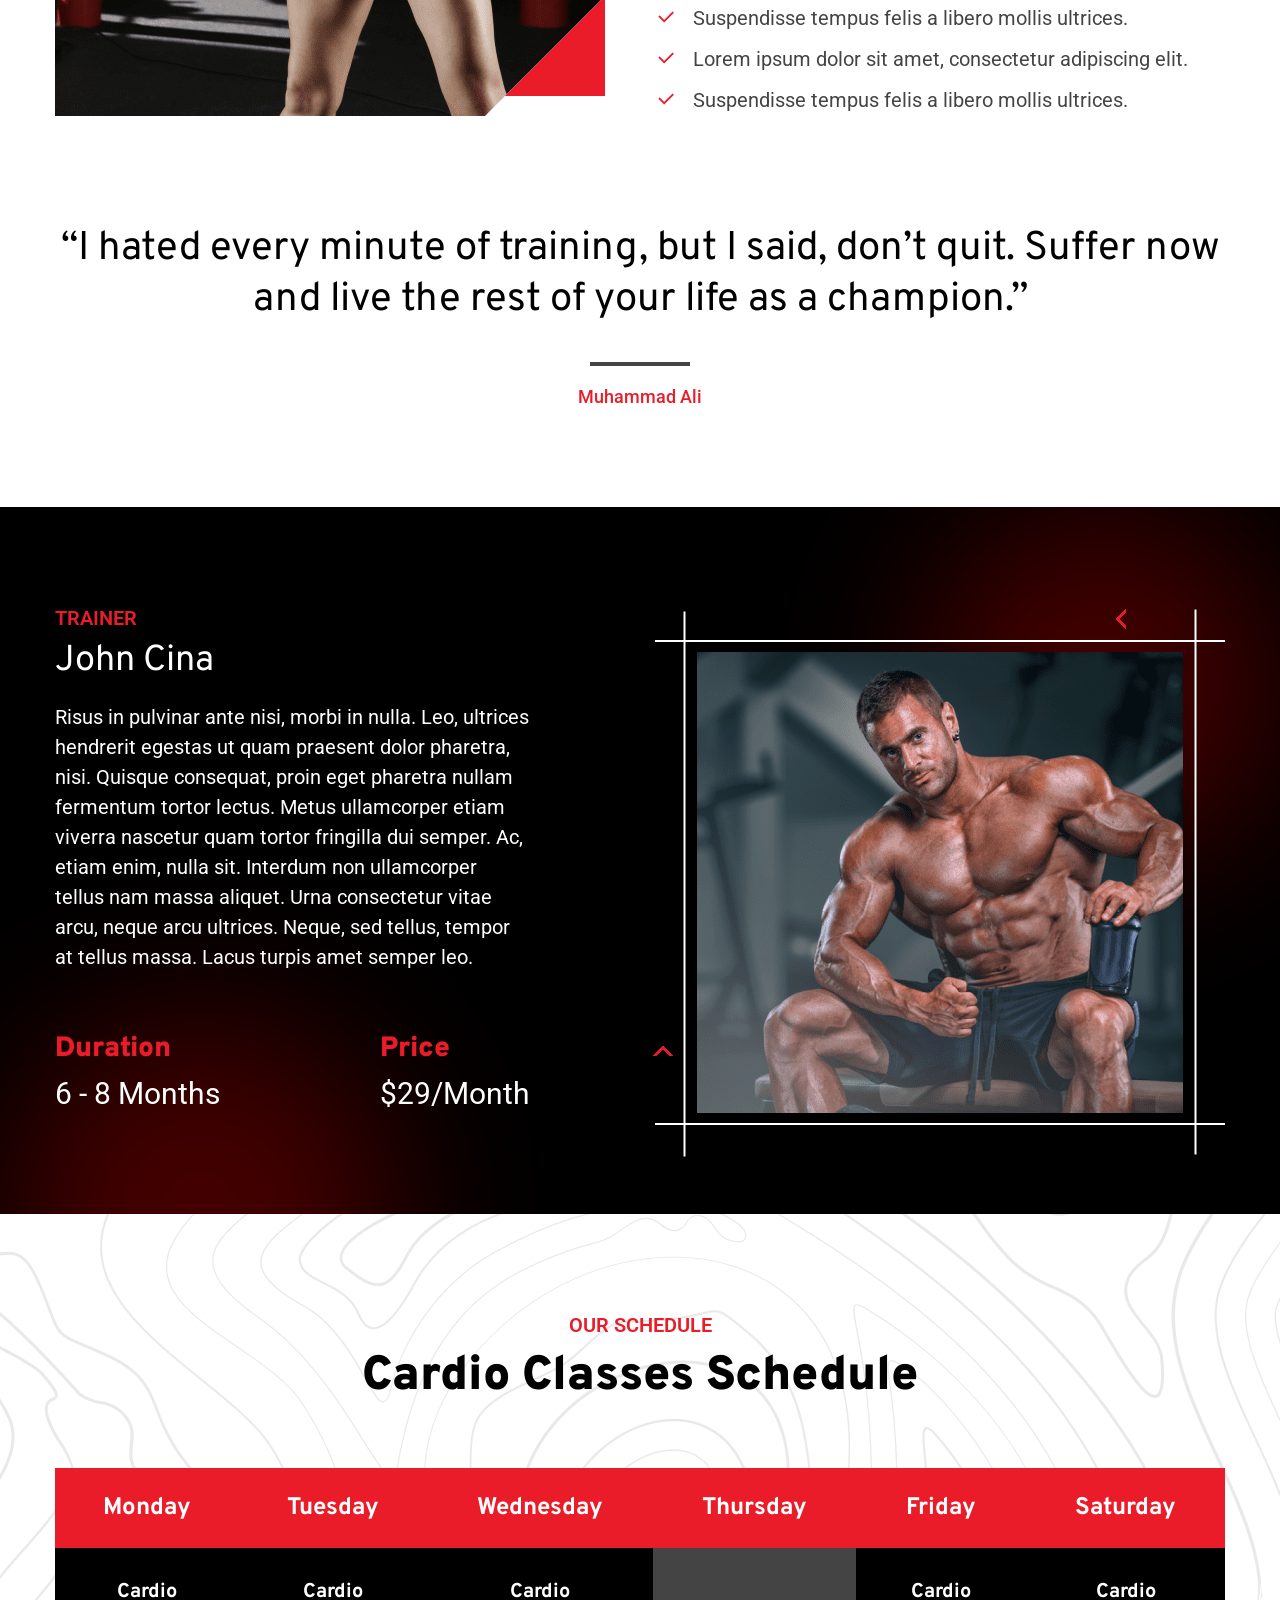
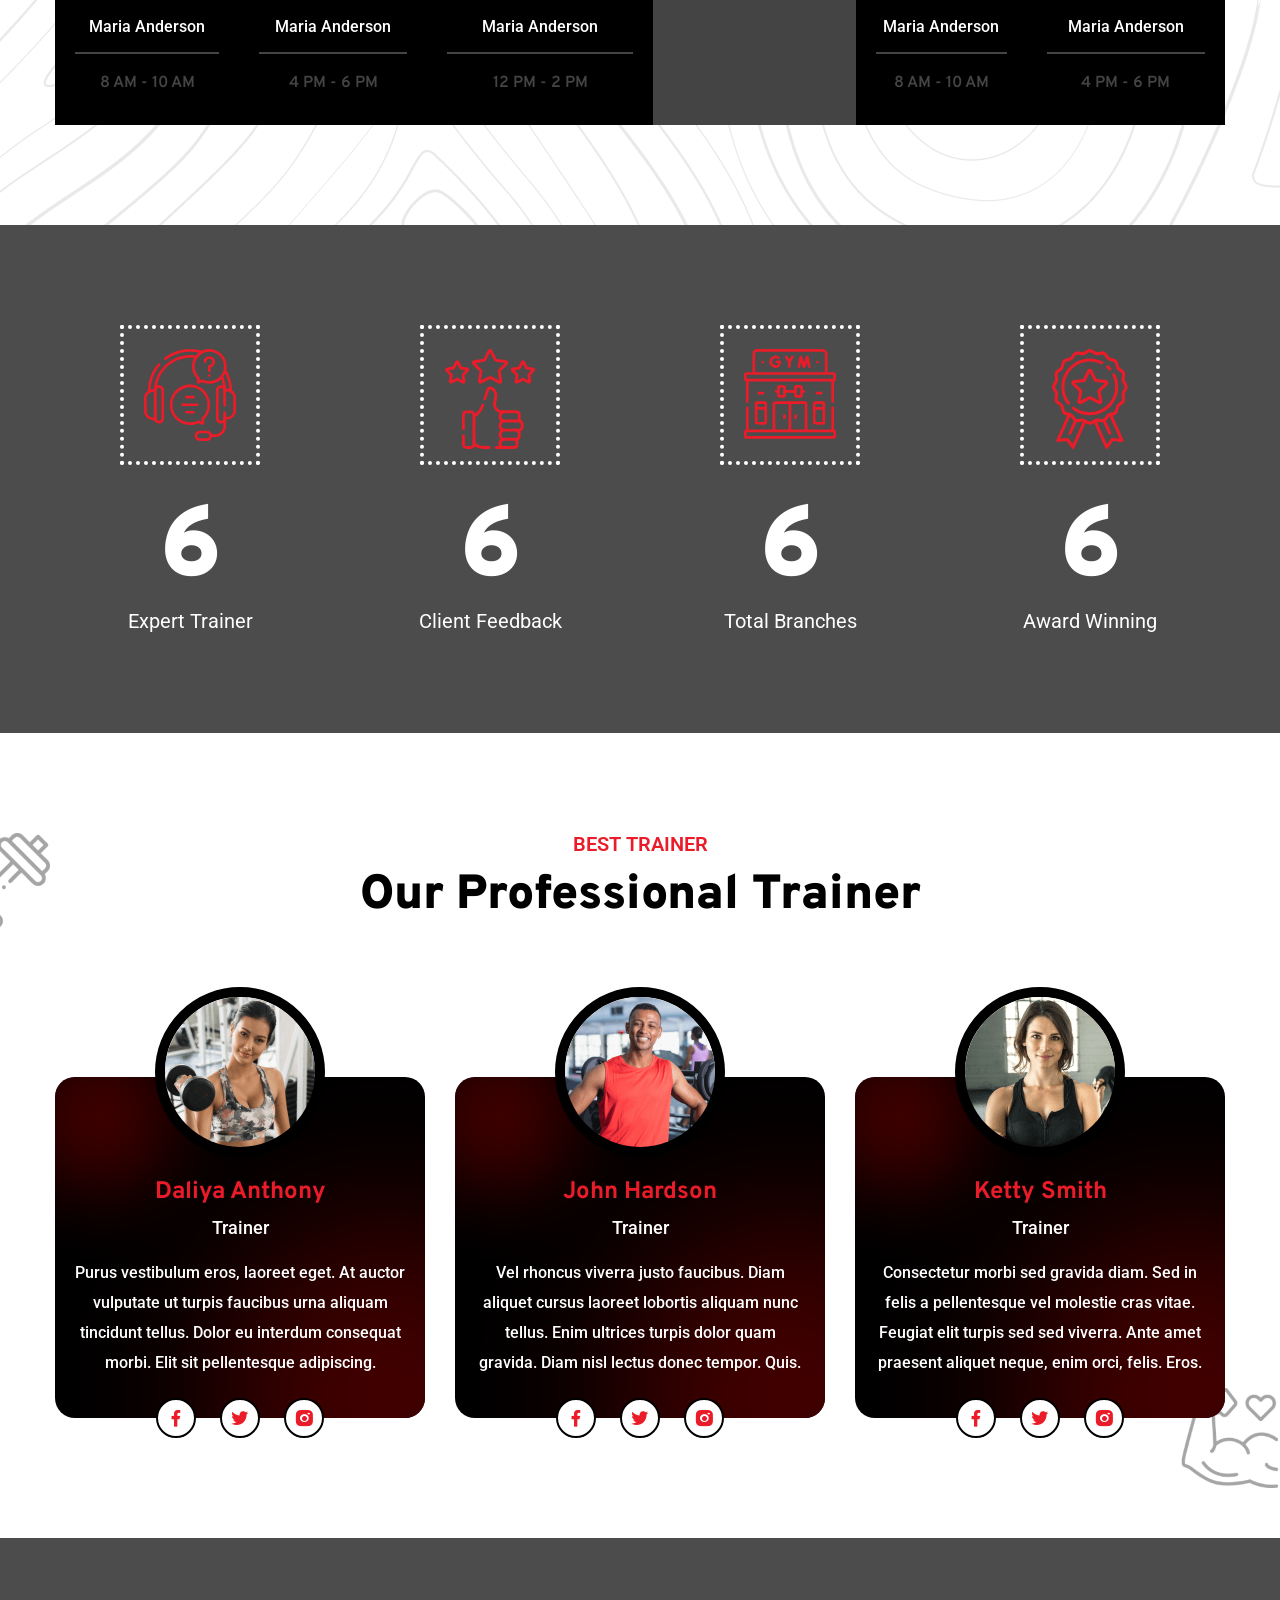
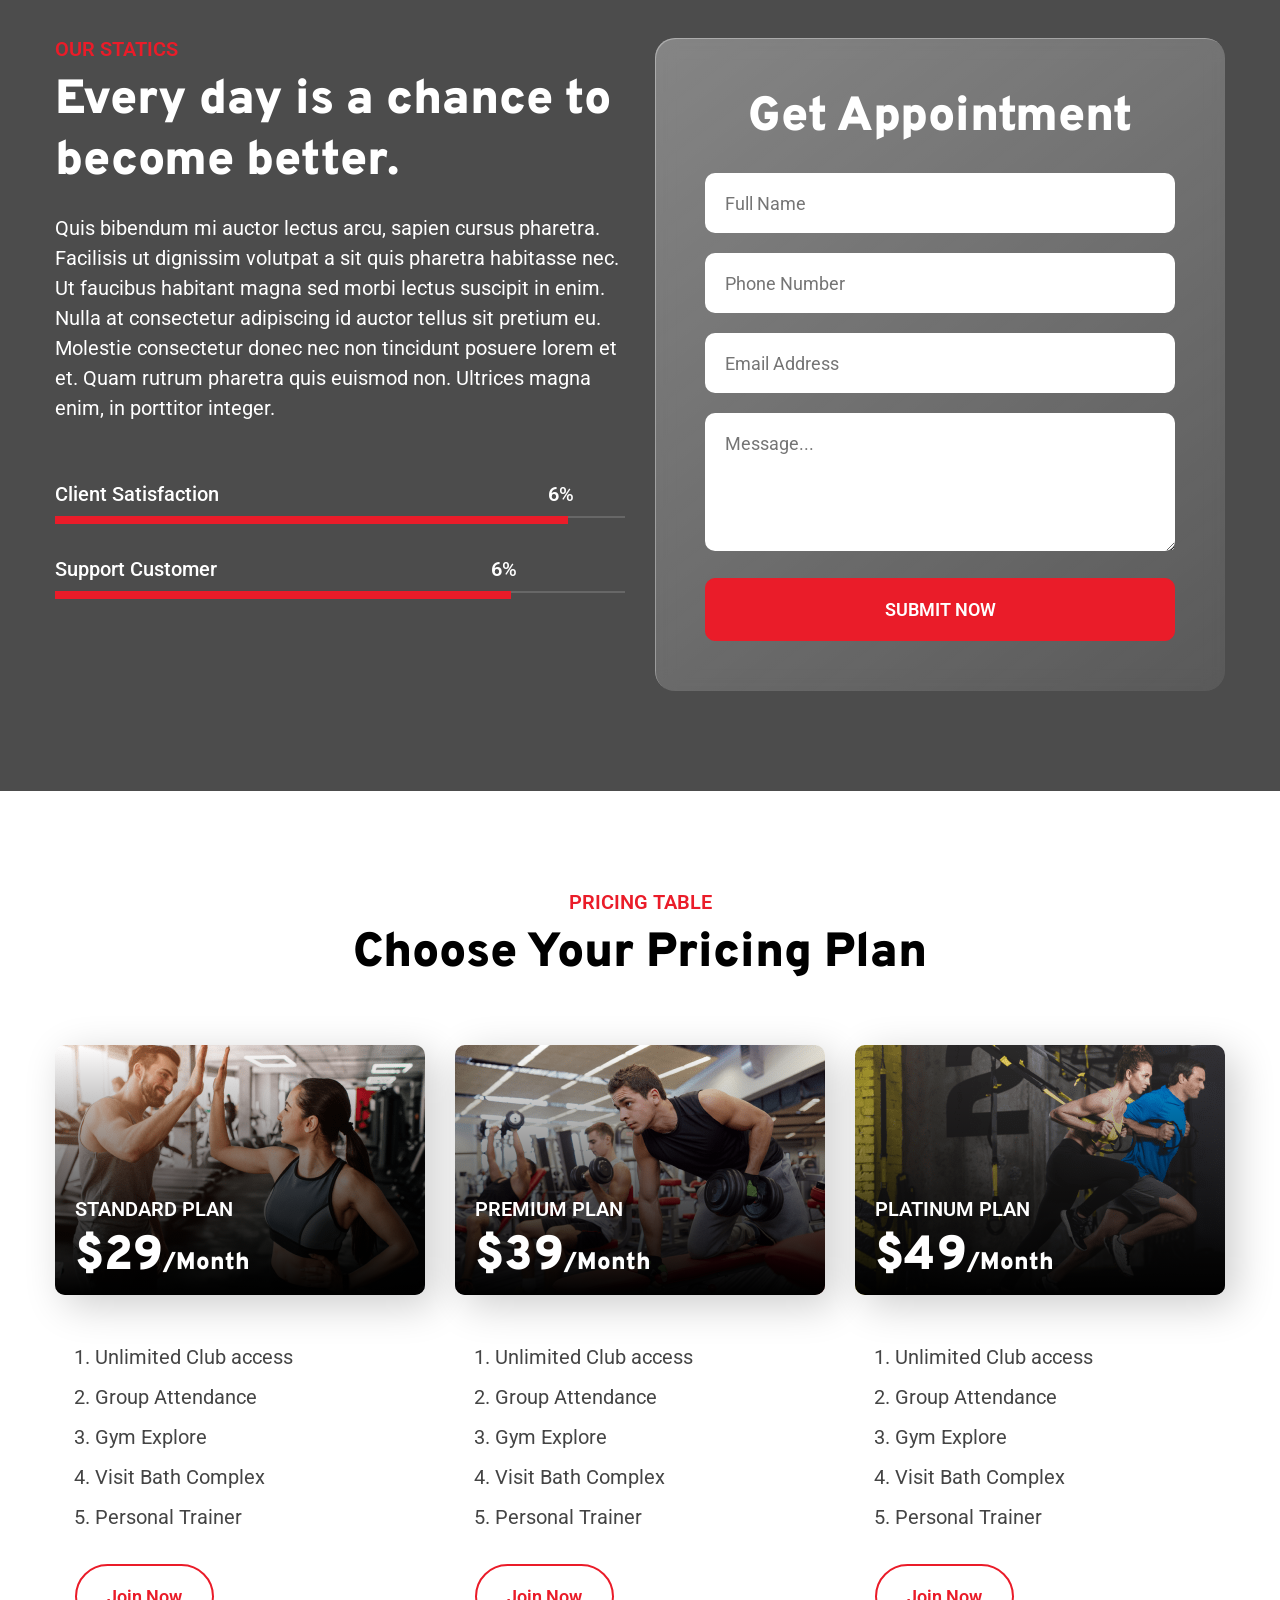
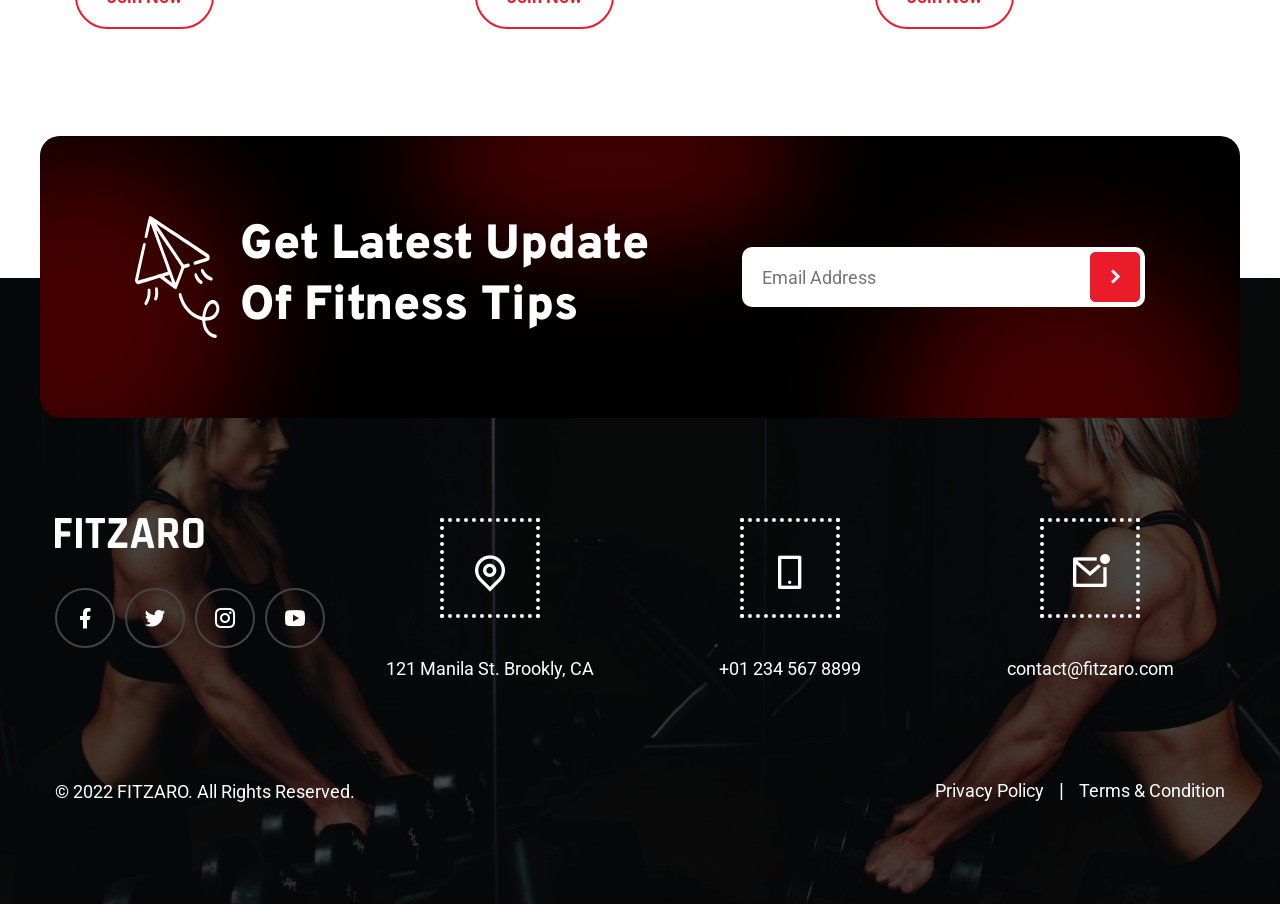
<file: cardio.html>
<!DOCTYPE html>
<html lang="en" dir="ltr">

<!-- Mirrored from up2client.com/envato/fitzaro/cardio.html by HTTrack Website Copier/3.x [XR&CO'2014], Sat, 11 Jul 2026 14:42:33 GMT -->
<head>
    <meta charset="utf-8">
    <meta http-equiv="X-UA-Compatible" content="IE=edge">
    <meta name="viewport" content="width=device-width, initial-scale=1, shrink-to-fit=no">
    <link href="assets/images/logo/fav-icon.png" rel="icon">
    <link rel="preconnect" href="https://fonts.googleapis.com/">
    <link rel="preconnect" href="https://fonts.gstatic.com/" crossorigin>
    <link href="https://fonts.googleapis.com/css2?family=Roboto:ital,wght@0,100;0,300;0,400;0,500;0,700;0,900;1,100;1,300;1,400;1,500;1,700;1,900&amp;family=Overpass:ital,wght@0,100;0,200;0,300;0,400;0,500;0,600;0,700;0,800;0,900;1,100;1,200;1,300;1,400;1,500;1,600;1,700;1,800;1,900&amp;display=swap" rel="stylesheet">
    <link rel="stylesheet" type="text/css" href="assets/css/all.min.css">
    <link rel="stylesheet" type="text/css" href="assets/css/bootstrap.min.css">
    <link rel="stylesheet" type="text/css" href="assets/css/all.html">
    <link rel="stylesheet" type="text/css" href="assets/css/animate.css">
    <link rel="stylesheet" type="text/css" href="assets/css/swiper.min.css"/>
    <link rel="stylesheet" type="text/css" href="assets/css/aos.css">
    <link rel="stylesheet" type="text/css" href="assets/css/custom.css">
    <link rel="stylesheet" type="text/css" href="services/css/service.css">
    <link rel="stylesheet" type="text/css" href="assets/css/media-query.css">
    <title>Fitzaro | Cardio Page</title>
</head>

<body>

    <!-- Preloader -->
    <div class="preloader">
        <div class="loader">
            <div class="loader-inner"></div>
            <div class="loader-inner"></div>
        </div>
    </div>
    <!-- end Preloader -->
    
    <!-- Mouse Cursor Dragging Ball Start -->
    <div class="mouseCursor cursor-outer"></div>
    <div class="mouseCursor cursor-inner">view</div>
    <!-- Mouse Cursor Dragging Ball Ends -->

    <div id="wrap">

        <!-- start header -->
        <header class="header" id="header">
            <div class="navbar-header">
                <nav class="navbar_expand">
                    <div class="navbar_main">
                        <div class="navbar_panel">
                            <!--Navbar Toggle-->
                            <button class="navbar-toggle toggle-menu">
                                <span></span>
                            </button>
                            <!--Navbar Logo-->
                            <div class="navbar_brand">
                                <!--Logo-->
                                <a class="fitzaro_logo" href="index.html">
                                    <img src="assets/images/logo/logo.png" alt="Header Logo img" class="logo_dark img-fluid">
                                </a>
                            </div>
                        </div>
                        <div class="navbar_collapse">
                            <ul class="navbar_nav me-auto mb-2 mb-lg-0">
                                <li class="nav-item">
                                    <a class="nav-link" href="index.html">Home</a>
                                </li>
                                <li class="nav-item dropdown">
                                    <a class="nav-link active" href="javascript:void(0);">Services</a>
                                    <ul class="dropdown-menu">
                                        <li><a class="dropdown-item" href="weight_lifting.html">Weight Lifting</a></li>
                                        <li><a class="dropdown-item" href="aerobics.html">Aerobics</a></li>
                                        <li><a class="dropdown-item" href="cardio.html">Cardio</a></li>
                                        <li><a class="dropdown-item" href="boxing_punch.html">Boxing Punch</a></li>
                                        <li><a class="dropdown-item" href="power_yoga.html">Power Yoga</a></li>
                                        <li><a class="dropdown-item" href="zumba_class.html">Zumba Class</a></li>
                                    </ul>
                                </li>
                            </ul>
                        </div>
                        <button class="sidebar-toggle fixed-menu">
                            <span></span>
                        </button>
                    </div>
                </nav>
                <div class="sidebar-menu">
                    <div class="side_social_info">
                        <img src="assets/images/svg/watch.svg" alt="clock image" class="img-fluid">
                        <div class="time-schedule">
                            <div class="weekly-day">Mon - Fri</div>
                            <p class="m-0">7 AM - 10 PM</p>
                        </div>
                        <div class="time-schedule">
                            <div class="weekly-day">Sat - Sun</div>
                            <p class="m-0">7 AM - 2 PM</p>
                        </div>
                        <ul class="social_list">
                            <li><a href="tel:+012345678899">+01 234 567 8899</a></li>
                            <li class="mb-5"><a href="mailto:contact@fitzaro.com">contact@fitzaro.com</a></li>
                            <li><p class="m-0">121 Manila St. Brookly, CA</p></li>
                        </ul>
                    </div>
                    <div class="side_panel">
                        <ul class="list-social-ic">
                            <li><a class="icon ic-facebook" href="https://www.facebook.com/"><i class="ri-facebook-fill"></i></a></li>
                            <li><a class="icon ic-twitter" href="https://twitter.com/"><i class="ri-twitter-fill"></i></a></li>
                            <li><a class="icon ic-instgram" href="https://www.instagram.com/"><i class="ri-instagram-line"></i></a></li>
                            <li><a class="icon ic-youtube" href="https://www.youtube.com/"><i class="ri-youtube-fill"></i></a></li>
                        </ul>
                    </div>
                </div>
            </div>
        </header>
        <!-- end header -->

        <!-- start first section -->
        <section class="service_section social-triangle" style="background-image: url(services/images/banner/service_bg3.png);">
            <div class="parallax-overlay"></div>
            <div class="container">
                <div class="banner_content col-12 col-lg-10 col-md-10" data-aos="zoom-in" data-aos-duration="1000">
                    <img src="assets/images/svg/crosfit-white.svg" alt="Cardio" class="exercise-img img-fluid">
                    <h1 class="main_tiltle m-0">Cardio</h1>
                    <p>Cras rhoncus ultrices ut condimentum mauris lacus. Felis sagittis tellus odio habitasse purus sed faucibus sit turpis. Massa commodo commodo mauris volutpat egestas nunc. Vestibulum hac.</p>
                    <a class="button fitzaro_btn" href="#appointment">Book Appointment</a>
                </div>
                <a href="#about" class="scroll-down">
                    <span class="scroll-arrow arrow1"></span>
                    <span class="scroll-arrow arrow2"></span>
                    <span class="scroll-arrow arrow3"></span>
                </a>
            </div>
            <div class="slide_social_ic" data-aos="fade-up-left" data-aos-duration="1000">
                <div class="triangle-1"></div>
                <div class="banner_social">
                    <a href="https://www.facebook.com/" target="_blank">FB</a>
                    <a href="https://www.instagram.com/" target="_blank">IG</a>
                    <a href="https://www.youtube.com/" target="_blank">YT</a>
                </div>
            </div>
        </section>
        <!-- end first section -->

        <!-- start About section -->
        <section class="about-section p-10 position-relative" id="about">
            <div class="background_shape animate-this">
                <img src="assets/images/svg/service-shape.svg" alt="service-shape image">
            </div>
            <div class="fitzaro_health">
                <div class="container">
                    <div class="row">
                        <div class="col-12 col-lg-6 col-md-6 about_img" data-aos="fade-right" data-aos-duration="1000">
                            <div class="service_img" data-aos="fade-right" data-aos-duration="1000">
                                <div class="triangle-top"></div>
                                <div class="triangle-bottom"></div>
                                <img src="services/images/about/about-img2.png" alt="service image" class="img-fluid">
                            </div>
                        </div>
                        <div class="col-12 col-lg-6 col-md-6">
                            <div class="abo_content" data-aos="fade-left" data-aos-duration="1000">
                                <h2 class="main_heading m-0">Everybody wanna be a bodybuilder, but nobody wanna lift no heavy weight.</h2>
                                <p class="about_detail m-0">Quam tincidunt tellus massa adipiscing. Maecenas et sed euismod morbi habitasse ultrices pellentesque nisi. Pretium sapien nibh molestie dolor id. Dui vitae diam, nibh vel tincidunt. Turpis volutpat amet lacus pharetra. Risus feugiat laoreet amet habitant mattis feugiat sagittis, cursus.
                                    <br><br>Rhoncus sed urna orci vestibulum eu odio tempus, urna. Ipsum, amet massa ultricies molestie adipiscing in. Id augue sodales vivamus in at.</p>
                                    <div class="box_detail">
                                        <div class="list_icon">
                                            <i class="ri-check-line"></i>
                                            <p class="m-0 check_detail">Duis quis odio quis dui sagittis laoreet.</p>
                                        </div>
                                        <div class="list_icon">
                                            <i class="ri-check-line"></i>
                                            <p class="m-0 check_detail">Suspendisse tempus felis a libero mollis ultrices.</p>
                                        </div>
                                        <div class="list_icon">
                                            <i class="ri-check-line"></i>
                                            <p class="m-0 check_detail">Lorem ipsum dolor sit amet, consectetur adipiscing elit.</p>
                                        </div>
                                        <div class="list_icon">
                                            <i class="ri-check-line"></i>
                                            <p class="m-0 check_detail">Suspendisse tempus felis a libero mollis ultrices.</p>
                                        </div>
                                    </div>
                                </div>
                            </div>
                        </div>

                        <div class="row build_best" data-aos="zoom-in-up" data-aos-easing="linear" data-aos-duration="1000">
                            <div class="col-12">
                                <div class="head_review">“I hated every minute of training, but I said, don’t quit. Suffer now and live the rest of your life as a champion.”</div>
                                <p class="review_name">Muhammad Ali</p>
                            </div>
                        </div>
                    </div>
                </div>
            </section>
            <!-- end About section -->

            <!-- start video section -->
            <section class="fitzaro_video p-10" id="mission">
                <div class="container">
                    <div class="row">
                        <div class="col-12 col-lg-6 col-md-6">
                            <div class="video_info col-lg-10 col-md-12">
                                <span class="sub_heading">Trainer</span>
                                <h2 class="main_heading text-white m-0">John Cina</h2>
                                <p class="mb-60">Risus in pulvinar ante nisi, morbi in nulla. Leo, ultrices hendrerit egestas ut quam praesent dolor pharetra, nisi. Quisque consequat, proin eget pharetra nullam fermentum tortor lectus. Metus ullamcorper etiam viverra nascetur quam tortor fringilla dui semper. Ac, etiam enim, nulla sit. Interdum non ullamcorper tellus nam massa aliquet. Urna consectetur vitae arcu, neque arcu ultrices. Neque, sed tellus, tempor at tellus massa. Lacus turpis amet semper leo.</p>
                                <div class="trainer_detail">
                                    <div class="time_duration">
                                        <h3>Duration</h3>
                                        <div class="training_month">6 - 8 Months</div>
                                    </div>
                                    <div class="time_duration">
                                        <h3>Price</h3>
                                        <div class="training_month">$29/Month</div>
                                    </div>
                                </div>
                            </div>
                        </div>
                        <div class="col-12 col-lg-6 col-md-6 video_wrap" data-aos="fade-left" data-aos-duration="1000">
                            <div class="bg_image">
                                <div class="line-shapes">
                                    <div class="line-1"></div>
                                    <div class="line-2"></div>
                                    <div class="line-3"></div>
                                    <div class="line-4"></div>
                                </div>
                                <div class="right-arrow-grp">
                                    <div class="arrowSliding">
                                        <div class="arrow"></div>
                                    </div>
                                    <div class="arrowSliding delay1">
                                        <div class="arrow"></div>
                                    </div>
                                    <div class="arrowSliding delay2">
                                        <div class="arrow"></div>
                                    </div>
                                    <div class="arrowSliding delay3">
                                        <div class="arrow"></div>
                                    </div>
                                    <div class="arrowSliding delay4">
                                        <div class="arrow"></div>
                                    </div>
                                    <div class="arrowSliding delay5">
                                        <div class="arrow"></div>
                                    </div>
                                </div>
                                <div class="top-arrow-grp">
                                    <div class="slide-top">
                                        <div class="arrow"></div>
                                    </div>
                                    <div class="slide-top delaytime1">
                                        <div class="arrow"></div>
                                    </div>
                                    <div class="slide-top delaytime2">
                                        <div class="arrow"></div>
                                    </div>
                                    <div class="slide-top delaytime3">
                                        <div class="arrow"></div>
                                    </div>
                                    <div class="slide-top delaytime4">
                                        <div class="arrow"></div>
                                    </div>
                                    <div class="slide-top delaytime5">
                                        <div class="arrow"></div>
                                    </div>
                                </div>
                                <img src="services/images/trainer/trainer-img.png" alt="trainer image" class="video-img img-fluid">
                            </div>
                        </div>
                    </div>
                </div>
            </section>
            <!-- end video section -->

            <!-- start schedule section -->
            <section class="schedule_part p-10" id="classes">
                <div class="container">
                    <div class="schedule_start text-center mb-60">
                        <span class="sub_heading">Our Schedule</span>
                        <h2 class="m-0">Cardio Classes Schedule</h2>
                    </div>
                    <div class="row">
                        <div class="col-lg-12">
                            <div class="gym_timetable" data-aos="zoom-in-up" data-aos-easing="linear" data-aos-duration="1000">
                                <div class="timetable-area table-responsive">
                                    <table class="table">
                                        <thead>
                                            <tr>
                                                <th>Monday</th>
                                                <th>Tuesday</th>
                                                <th>Wednesday</th>
                                                <th>Thursday</th>
                                                <th>Friday</th>
                                                <th>Saturday</th>
                                            </tr>
                                        </thead>
                                        <tbody>
                                            <tr>
                                                <td class="body_detail">
                                                    <div class="tabel_content">
                                                        <h3>Cardio</h3>
                                                        <span>Maria Anderson</span>
                                                        <div class="schedule_time">
                                                            <h4>8 AM - 10 AM</h4>
                                                        </div>
                                                    </div>
                                                    <img src="assets/images/schedule/cardio-1.png" alt="cardio-1 image" class="img-fluid time-image">
                                                </td>
                                                <td class="body_detail">
                                                    <div class="tabel_content">
                                                        <h3>Cardio</h3>
                                                        <span>Maria Anderson</span>
                                                        <div class="schedule_time">
                                                            <h4>4 PM - 6 PM</h4>
                                                        </div>
                                                    </div>
                                                    <img src="assets/images/schedule/cardio-1.png" alt="cardio-1 image" class="img-fluid time-image">
                                                </td>
                                                <td class="body_detail">
                                                    <div class="tabel_content">
                                                        <h3>Cardio</h3>
                                                        <span>Maria Anderson</span>
                                                        <div class="schedule_time">
                                                            <h4>12 PM - 2 PM</h4>
                                                        </div>
                                                    </div>
                                                    <img src="assets/images/schedule/cardio-1.png" alt="cardio-1 image" class="img-fluid time-image">
                                                </td>
                                                <td></td>
                                                <td class="body_detail">
                                                    <div class="tabel_content">
                                                        <h3>Cardio</h3>
                                                        <span>Maria Anderson</span>
                                                        <div class="schedule_time">
                                                            <h4>8 AM - 10 AM</h4>
                                                        </div>
                                                    </div>
                                                    <img src="assets/images/schedule/cardio-1.png" alt="cardio-1 image" class="img-fluid time-image">
                                                </td>
                                                <td class="body_detail">
                                                    <div class="tabel_content">
                                                        <h3>Cardio</h3>
                                                        <span>Maria Anderson</span>
                                                        <div class="schedule_time">
                                                            <h4>4 PM - 6 PM</h4>
                                                        </div>
                                                    </div>
                                                    <img src="assets/images/schedule/cardio-1.png" alt="cardio-1 image" class="img-fluid time-image">
                                                </td>
                                            </tr>
                                        </tbody>
                                    </table>
                                </div>
                            </div>
                        </div>
                    </div>
                </div>
            </section>
            <!-- end schedule section -->

            <!-- start Countdown section -->
            <section class="fitzaro_coundown p-10" id="countdown">
                <div class="parallax-overlay"></div>
                <div class="container">
                    <div class="row">
                        <div class="col-12 col-sm-6 col-lg-3">
                            <div class="countdown_formula text-center" data-aos="flip-up" data-aos-easing="linear" data-aos-duration="1000">
                                <div class="counter_image">
                                    <img src="assets/images/svg/headphone.svg" alt="Headphone image" class="img-fluid">
                                </div>
                                <h4 class="m-0"><span class="coundown-number" data-number="80">80</span></h4>
                                <div class="sub_info">Expert Trainer</div>
                            </div>
                        </div>
                        <div class="col-12 col-sm-6 col-lg-3">
                            <div class="countdown_formula text-center" data-aos="flip-up" data-aos-easing="linear" data-aos-duration="1000">
                                <div class="counter_image">
                                    <img src="assets/images/svg/rating.svg" alt="Rating image" class="img-fluid">
                                </div>
                                <h4 class="m-0"><span class="coundown-number" data-number="120">120</span></h4>
                                <div class="sub_info">Client Feedback</div>
                            </div>
                        </div>
                        <div class="col-12 col-sm-6 col-lg-3">
                            <div class="countdown_formula text-center" data-aos="flip-up" data-aos-easing="linear" data-aos-duration="1000">
                                <div class="counter_image">
                                    <img src="assets/images/svg/gym.svg" alt="Gym image" class="img-fluid">
                                </div>
                                <h4 class="m-0"><span class="coundown-number" data-number="100">100</span></h4>
                                <div class="sub_info">Total Branches</div>
                            </div>
                        </div>
                        <div class="col-12 col-sm-6 col-lg-3">
                            <div class="countdown_formula text-center" data-aos="flip-up" data-aos-easing="linear" data-aos-duration="1000">
                                <div class="counter_image">
                                    <img src="assets/images/svg/winning.svg" alt="Winning image" class="img-fluid">
                                </div>
                                <h4 class="m-0"><span class="coundown-number" data-number="70">70</span></h4>
                                <div class="sub_info">Award Winning</div>
                            </div>
                        </div>
                    </div>
                </div>
            </section>
            <!-- end countdown section -->

            <!-- start trainer section -->
            <section class="best-trainer p-10" id="trainer">
                <div class="img-shape1">
                    <img src="assets/images/trainer/gym-img.png" alt="gym-image" class="img-fluid">
                </div>
                <div class="img-shape2">
                    <img src="assets/images/trainer/muscle-img.png" alt="muscle-img" class="img-fluid">
                </div>
                <div class="container">
                    <div class="trainer-data text-center mb-60">
                        <span class="sub_heading">Best Trainer</span>
                        <h2 class="m-0">Our Professional Trainer</h2>
                        <h3 class="d-none">Hidden</h3>
                    </div>
                    <div class="trainer_slider" data-aos="zoom-in" data-aos-easing="linear" data-aos-duration="1000">
                        <div class="swiper-wrapper">
                            <div class="team-box text-center swiper-slide">
                                <div class="border-shape">
                                    <img src="assets/images/trainer/trainer-img1.png" alt="Trainer image1" class="img-fluid">
                                </div>
                                <div class="box-inner">
                                    <h4 class="d-none">Hidden</h4>
                                    <h5 class="trainer-name m-0">Daliya Anthony</h5>
                                    <p class="designation m-0">Trainer</p>
                                    <p class="trainer-detail m-0">Purus vestibulum eros, laoreet eget. At auctor vulputate ut turpis faucibus urna aliquam tincidunt tellus. Dolor eu interdum consequat morbi. Elit sit pellentesque adipiscing.</p>
                                </div>
                                <ul class="team-social">
                                    <li class="ic-list">
                                        <a href="https://www.facebook.com/"><i class="ri-facebook-fill"></i></a>
                                    </li>
                                    <li class="ic-list">
                                        <a href="https://twitter.com/"><i class="ri-twitter-fill"></i></a>
                                    </li>
                                    <li class="ic-list">
                                        <a href="https://www.instagram.com/"><i class="ri-instagram-fill"></i></a>
                                    </li>
                                </ul>
                            </div>
                            <div class="team-box text-center swiper-slide">
                                <div class="border-shape">
                                    <img src="assets/images/trainer/trainer-img2.png" alt="Trainer image2" class="img-fluid">
                                </div>
                                <div class="box-inner">
                                    <h5 class="trainer-name m-0">John Hardson</h5>
                                    <p class="designation m-0">Trainer</p>
                                    <p class="trainer-detail m-0">Vel rhoncus viverra justo faucibus. Diam aliquet cursus laoreet lobortis aliquam nunc tellus. Enim ultrices turpis dolor quam gravida. Diam nisl lectus donec tempor. Quis.</p>
                                </div>
                                <ul class="team-social">
                                    <li class="ic-list">
                                        <a href="https://www.facebook.com/"><i class="ri-facebook-fill"></i></a>
                                    </li>
                                    <li class="ic-list">
                                        <a href="https://twitter.com/"><i class="ri-twitter-fill"></i></a>
                                    </li>
                                    <li class="ic-list">
                                        <a href="https://www.instagram.com/"><i class="ri-instagram-fill"></i></a>
                                    </li>
                                </ul>
                            </div>
                            <div class="team-box text-center swiper-slide">
                                <div class="border-shape">
                                    <img src="assets/images/trainer/trainer-img3.png" alt="Trainer image3" class="img-fluid">
                                </div>
                                <div class="box-inner">
                                    <h5 class="trainer-name m-0">Ketty Smith</h5>
                                    <p class="designation m-0">Trainer</p>
                                    <p class="trainer-detail m-0">Consectetur morbi sed gravida diam. Sed in felis a pellentesque vel molestie cras vitae. Feugiat elit turpis sed sed viverra. Ante amet praesent aliquet neque, enim orci, felis. Eros.</p>
                                </div>
                                <ul class="team-social">
                                    <li class="ic-list">
                                        <a href="https://www.facebook.com/"><i class="ri-facebook-fill"></i></a>
                                    </li>
                                    <li class="ic-list">
                                        <a href="https://twitter.com/"><i class="ri-twitter-fill"></i></a>
                                    </li>
                                    <li class="ic-list">
                                        <a href="https://www.instagram.com/"><i class="ri-instagram-fill"></i></a>
                                    </li>
                                </ul>
                            </div>
                            <div class="team-box text-center swiper-slide">
                                <div class="border-shape">
                                    <img src="assets/images/trainer/trainer-img4.png" alt="Trainer image4" class="img-fluid">
                                </div>
                                <div class="box-inner">
                                    <h5 class="trainer-name m-0">Lipsa Smith</h5>
                                    <p class="designation m-0">Trainer</p>
                                    <p class="trainer-detail m-0">Consectetur morbi sed gravida diam. Sed in felis a pellentesque vel molestie cras vitae. Feugiat elit turpis sed sed viverra. Ante amet praesent aliquet neque, enim orci, felis. Eros.</p>
                                </div>
                                <ul class="team-social">
                                    <li class="ic-list">
                                        <a href="https://www.facebook.com/"><i class="ri-facebook-fill"></i></a>
                                    </li>
                                    <li class="ic-list">
                                        <a href="https://twitter.com/"><i class="ri-twitter-fill"></i></a>
                                    </li>
                                    <li class="ic-list">
                                        <a href="https://www.instagram.com/"><i class="ri-instagram-fill"></i></a>
                                    </li>
                                </ul>
                            </div>
                            <div class="team-box text-center swiper-slide">
                                <div class="border-shape">
                                    <img src="assets/images/trainer/trainer-img5.png" alt="Trainer image5" class="img-fluid">
                                </div>
                                <div class="box-inner">
                                    <h5 class="trainer-name m-0">Ali Shah</h5>
                                    <p class="designation m-0">Trainer</p>
                                    <p class="trainer-detail m-0">Consectetur morbi sed gravida diam. Sed in felis a pellentesque vel molestie cras vitae. Feugiat elit turpis sed sed viverra. Ante amet praesent aliquet neque, enim orci, felis. Eros.</p>
                                </div>
                                <ul class="team-social">
                                    <li class="ic-list">
                                        <a href="https://www.facebook.com/"><i class="ri-facebook-fill"></i></a>
                                    </li>
                                    <li class="ic-list">
                                        <a href="https://twitter.com/"><i class="ri-twitter-fill"></i></a>
                                    </li>
                                    <li class="ic-list">
                                        <a href="https://www.instagram.com/"><i class="ri-instagram-fill"></i></a>
                                    </li>
                                </ul>
                            </div>
                        </div>
                    </div>
                </div>
            </section>
            <!-- end trainer section -->

            <!-- start appoinment section -->
            <section class="appointment_section p-10 reveal" id="appointment">
                <div class="parallax-overlay"></div>
                <div class="container">
                    <div class="row">
                        <div class="col-12 col-lg-6 col-md-6">
                            <div class="static_content">
                                <span class="sub_heading">Our Statics</span>
                                <h2 class="text-white main_heading m-0">Every day is a chance to become better.</h2>
                                <p class="text-white mb-60">Quis bibendum mi auctor lectus arcu, sapien cursus pharetra. Facilisis ut dignissim volutpat a sit quis pharetra habitasse nec. Ut faucibus habitant magna sed morbi lectus suscipit in enim. Nulla at consectetur adipiscing id auctor tellus sit pretium eu. Molestie consectetur donec nec non tincidunt posuere lorem et et. Quam rutrum pharetra quis euismod non. Ultrices magna enim, in porttitor integer.</p>
                                <div class="skill_bar">
                                    <div class="progress-counter">
                                        <p class="progress-title text-start">Client Satisfaction</p>
                                        <div class="progress-value" style="left:90%;"><span class="count coundown-number text-white" data-number="90">90</span>%</div>
                                        <div class="skil-progressbar"><span style="width:90%;"></span></div>
                                    </div>
                                    <div class="progress-counter">
                                        <p class="progress-title text-start">Support Customer</p>
                                        <div class="progress-value" style="left:80%;"><span class="count coundown-number text-white" data-number="80">80</span>%</div>
                                        <div class="skil-progressbar"><span style="width:80%;"></span></div>
                                    </div>
                                </div>
                            </div>  
                        </div>
                        <div class="col-12 col-lg-6 col-md-6">
                            <div class="appointment_form" data-aos="fade-left" data-aos-duration="1000">
                                <div class="get_title">
                                    <h2 class="m-0 text-center text-white mb-4">Get Appointment</h2>
                                </div>
                                <form class="form_start">
                                    <div class="row">
                                        <div class="col-12">
                                            <div class="input_area">
                                                <input type="text" name="Full Name" class="inputt-text" placeholder="Full Name" required="">
                                            </div>
                                        </div>
                                        <div class="col-12">
                                            <div class="input_area">
                                                <input type="text" name="Phone Number" class="inputt-text" placeholder="Phone Number" required="">
                                            </div>
                                        </div>
                                        <div class="col-12">
                                            <div class="input_area">
                                                <input type="email" name="Email Address" class="inputt-text" placeholder="Email Address" required="">
                                            </div>
                                        </div>
                                        <div class="col-12">
                                            <div class="input_area">
                                                <textarea class="inputt-text" placeholder="Message..."></textarea>
                                            </div>
                                        </div>
                                        <div class="col-12">
                                            <div class="input_area mb-0">
                                                <button type="submit" class="button fitzaro_btn">Submit Now</button>
                                            </div>
                                        </div>
                                    </div>
                                </form>
                            </div>
                        </div>
                    </div>
                </div>
            </section>
            <!-- end appoinment section -->

            <!-- start price section -->
            <section class="fitzaro-table p-10" id="price">
                <div class="container">
                    <div class="table_heading text-center">
                        <span class="sub_heading">Pricing Table</span>
                        <h2 class="mb-60">Choose Your Pricing Plan</h2>
                    </div>
                    <div class="row" data-aos="fade-up" data-aos-easing="linear" data-aos-duration="1000">
                        <div class="col-12 col-lg-4 col-md-4">
                            <div class="pricing_data">
                                <div class="table_img">
                                    <img src="assets/images/pricing/pricing-img1.png" alt="pricing1-image" class="img-fluid">
                                </div>
                                <div class="price-data">
                                    <span>STANDARD PLAN</span>
                                    <h3 class="m-0">$29<span class="month-text">/Month</span></h3>
                                </div>
                            </div>
                            <div class="inn-price-plan">
                                <ol class="price_list">
                                    <li>Unlimited Club access</li>
                                    <li>Group Attendance</li>
                                    <li>Gym Explore</li>
                                    <li>Visit Bath Complex</li>
                                    <li>Personal Trainer</li>
                                </ol>
                                <a class="button fitzaro_btn" href="javascript:void(0);">Join Now</a>
                            </div>
                        </div>
                        <div class="col-12 col-lg-4 col-md-4">
                            <div class="pricing_data">
                                <div class="table_img">
                                    <img src="assets/images/pricing/pricing-img2.png" alt="pricing2-image" class="img-fluid">
                                </div>
                                <div class="price-data">
                                    <span>PREMIUM PLAN</span>
                                    <h3 class="m-0">$39<span class="month-text">/Month</span></h3>
                                </div>
                            </div>
                            <div class="inn-price-plan">
                                <ol class="price_list">
                                    <li>Unlimited Club access</li>
                                    <li>Group Attendance</li>
                                    <li>Gym Explore</li>
                                    <li>Visit Bath Complex</li>
                                    <li>Personal Trainer</li>
                                </ol>
                                <a class="button fitzaro_btn" href="javascript:void(0);">Join Now</a>
                            </div>
                        </div>
                        <div class="col-12 col-lg-4 col-md-4">
                            <div class="pricing_data">
                                <div class="table_img">
                                    <img src="assets/images/pricing/pricing-img3.png" alt="pricing3-image" class="img-fluid">
                                </div>
                                <div class="price-data">
                                    <span>PLATINUM PLAN</span>
                                    <h3 class="m-0">$49<span class="month-text">/Month</span></h3>
                                </div>
                            </div>
                            <div class="inn-price-plan">
                                <ol class="price_list">
                                    <li>Unlimited Club access</li>
                                    <li>Group Attendance</li>
                                    <li>Gym Explore</li>
                                    <li>Visit Bath Complex</li>
                                    <li>Personal Trainer</li>
                                </ol>
                                <a class="button fitzaro_btn" href="javascript:void(0);">Join Now</a>
                            </div>
                        </div>
                    </div>
                </div>
            </section>
            <!-- end price section -->

            <!-- start subscribe section -->
            <section class="newsletter_subscribe" id="contact">
                <div class="container">
                    <div class="row fitness-update" data-aos="fade-up" data-aos-easing="linear" data-aos-duration="1000">
                        <div class="col-12 col-lg-7">
                            <div class="reboot-img d-flex">
                                <img src="assets/images/svg/paper-plane.svg" alt="Paper-plane" class="img-fluid">
                                <h2 class="m-0 text-white">Get Latest Update Of Fitness Tips</h2>
                            </div>
                        </div>
                        <div class="col-12 col-lg-5">
                            <form class="footer_subscribe_box">
                                <input type="email" class="subscribe-control" placeholder="Email Address">
                                <button type="submit" class="fitzaro_btn subscribe-btn"><i class="ri-arrow-right-s-line"></i></button>
                            </form>
                        </div>
                    </div>
                </div>
            </section>
            <!-- end subscribe section -->

            <!-- start footer section -->
            <footer class="footer" id="footer">
                <div class="parallax-overlay"></div>
                <div class="container">
                    <div class="main-footer">
                        <div class="row">
                            <div class="col-12 col-md-12 col-lg-3">
                                <div class="footer_first_row">
                                    <img src="assets/images/logo/footer-logo.png" alt="Footer Logo Image" class="img-fluid">
                                    <div class="footer-social-list">
                                        <a href="https://www.facebook.com/" class="facebook-ic"><i class="ri-facebook-fill icons"></i></a>
                                        <a href="https://twitter.com/" class="twitter-ic"><i class="ri-twitter-fill icons"></i></a>
                                        <a href="https://www.instagram.com/" class="instagram-ic"><i class="ri-instagram-line icons"></i></a>
                                        <a href="https://www.youtube.com/" class="youtube-ic"><i class="ri-youtube-fill icons"></i></a>
                                    </div>
                                </div>
                            </div>
                            <div class="col-12 col-md-4 col-lg-3">
                                <div class="footer_second_row locate_places text-center">
                                    <div class="place_detail">
                                        <i class="ri-map-pin-line"></i>
                                    </div>
                                    <p>121 Manila St. Brookly, CA</p>
                                </div>
                            </div>
                            <div class="col-12 col-md-4 col-lg-3">
                                <div class="footer_third_row locate_places text-center">
                                    <div class="place_detail">
                                        <i class="ri-smartphone-line"></i>
                                    </div>
                                    <p><a href="tel:+012345678899">+01 234 567 8899</a></p>
                                </div>
                            </div>
                            <div class="col-12 col-md-4 col-lg-3">
                                <div class="footer_forth_row locate_places text-center">
                                    <div class="place_detail">
                                        <i class="ri-mail-unread-line"></i>
                                    </div>
                                    <p><a href="mailto:contact@fitzaro.com">contact@fitzaro.com</a></p>
                                </div>
                            </div>
                        </div>
                    </div>
                    <div class="sub-footer">
                        <div class="footer-copyright">
                            <p class="m-0">&copy; 2022 FITZARO. All Rights Reserved.</p>
                        </div>
                        <div class="copyright_privacy">
                            <a href="javascript:void(0);">Privacy Policy</a><span>|</span><a href="javascript:void(0);">Terms & Condition</a>
                        </div>
                    </div>
                </div>
            </footer>
            <!-- end footer section -->


            <!-- video modal -->
            <div class="modal fade video_modal" id="exampleModal" tabindex="-1" aria-hidden="true" style="display: none;">
                <div class="modal-dialog modal-dialog-centered">
                    <div class="modal-content">
                        <div class="modal-header">
                            <button type="button" class="btn-close" data-bs-dismiss="modal" aria-label="Close"></button>
                        </div>
                        <div class="modal-body">
                            <video width="727" height="410" controls="" autoplay=""><source src="assets/video/gym_video.mp4" type="video/mp4">
                            </video> 
                        </div>
                    </div>
                </div>
            </div>

            <!-- scroll bottom-top  -->
            <div class="scroll-top">
                <svg class="border-circle svg-inner" width="100%" height="100%" viewBox="-1 -1 102 102">
                    <path d="M50,1 a49,49 0 0,1 0,98 a49,49 0 0,1 0,-98"></path>
                </svg>
            </div>

        </div>

        <script src="assets/js/jquery-min-3.6.0.js"></script>
        <script src="assets/js/bootstrap.bundle.min.js"></script>
        <script src="assets/js/swiper.min.js"></script>
        <script src="assets/js/all.html"></script>
        <script src="assets/js/aos.js"></script>
        <script src="assets/js/tilt.min.js"></script>
        <script src="assets/js/custom.js"></script>

    </body>

    
<!-- Mirrored from up2client.com/envato/fitzaro/cardio.html by HTTrack Website Copier/3.x [XR&CO'2014], Sat, 11 Jul 2026 14:42:34 GMT -->
</html>
</file>
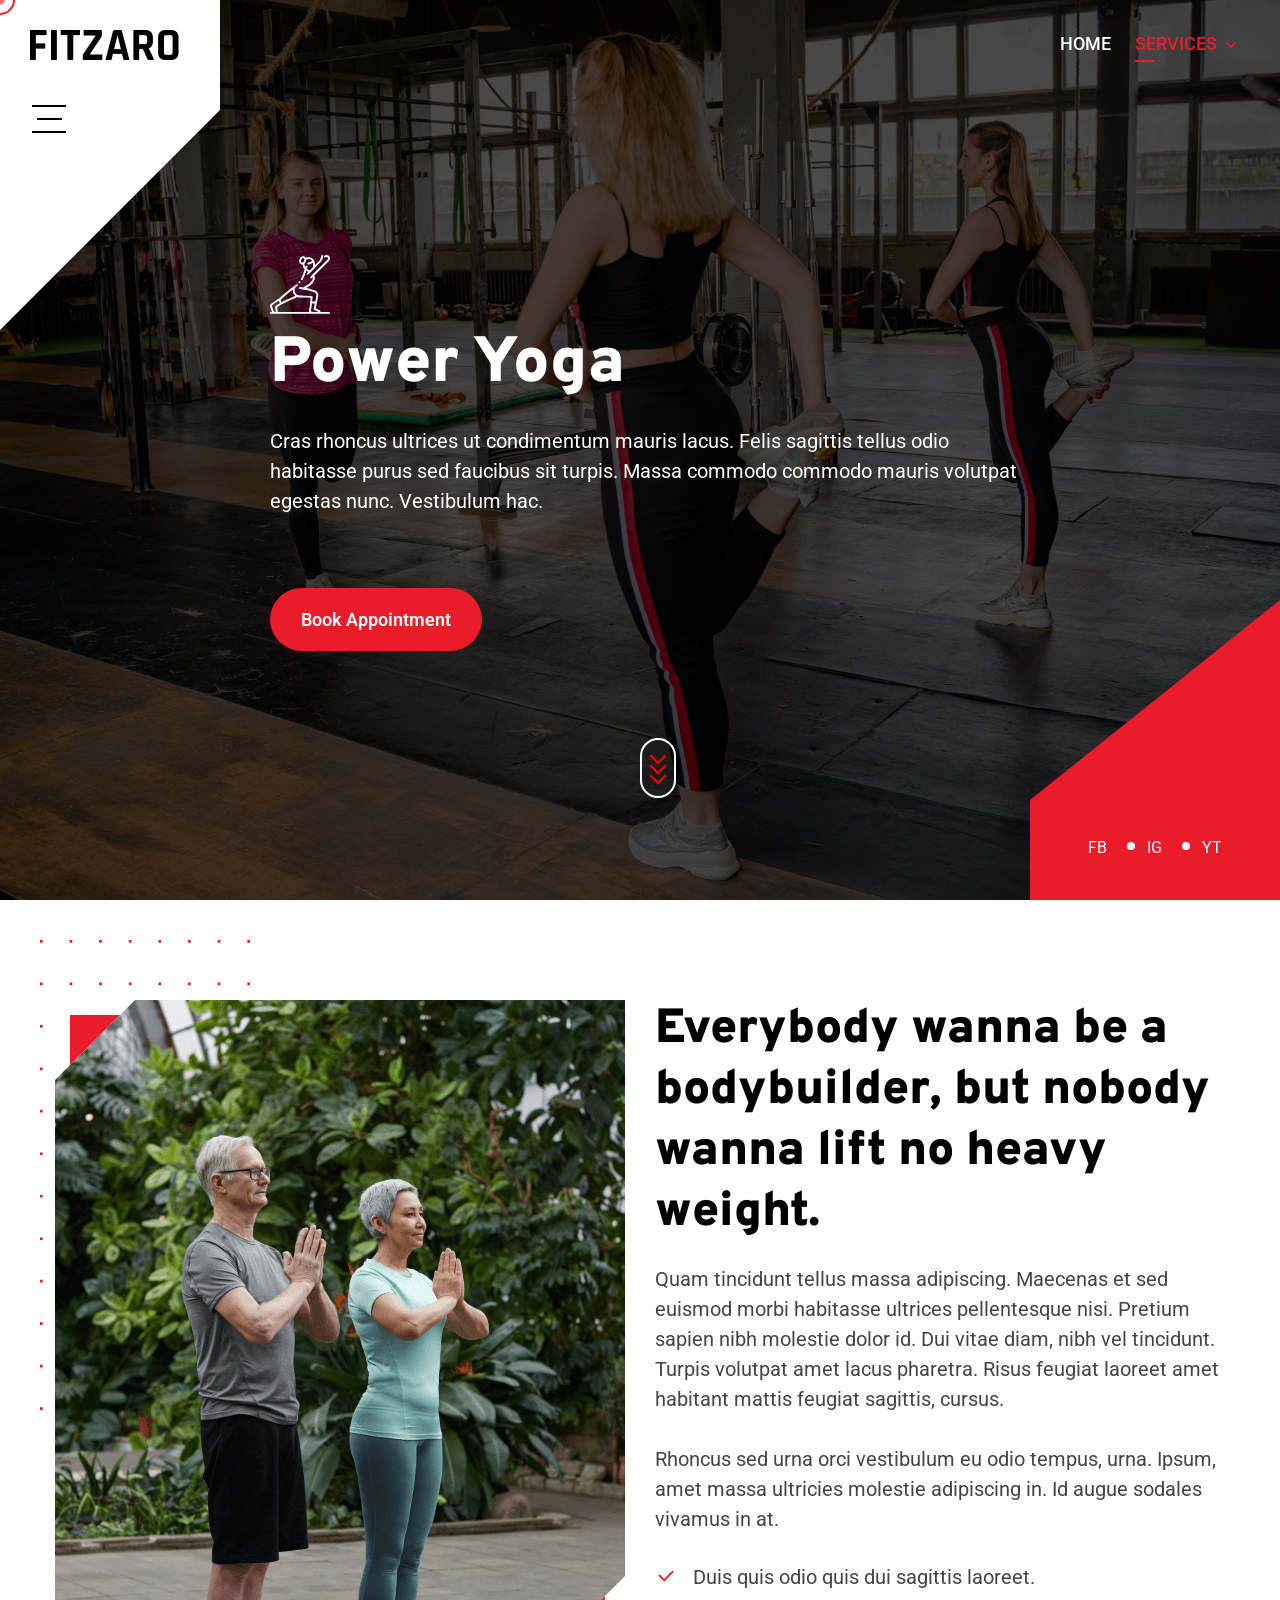
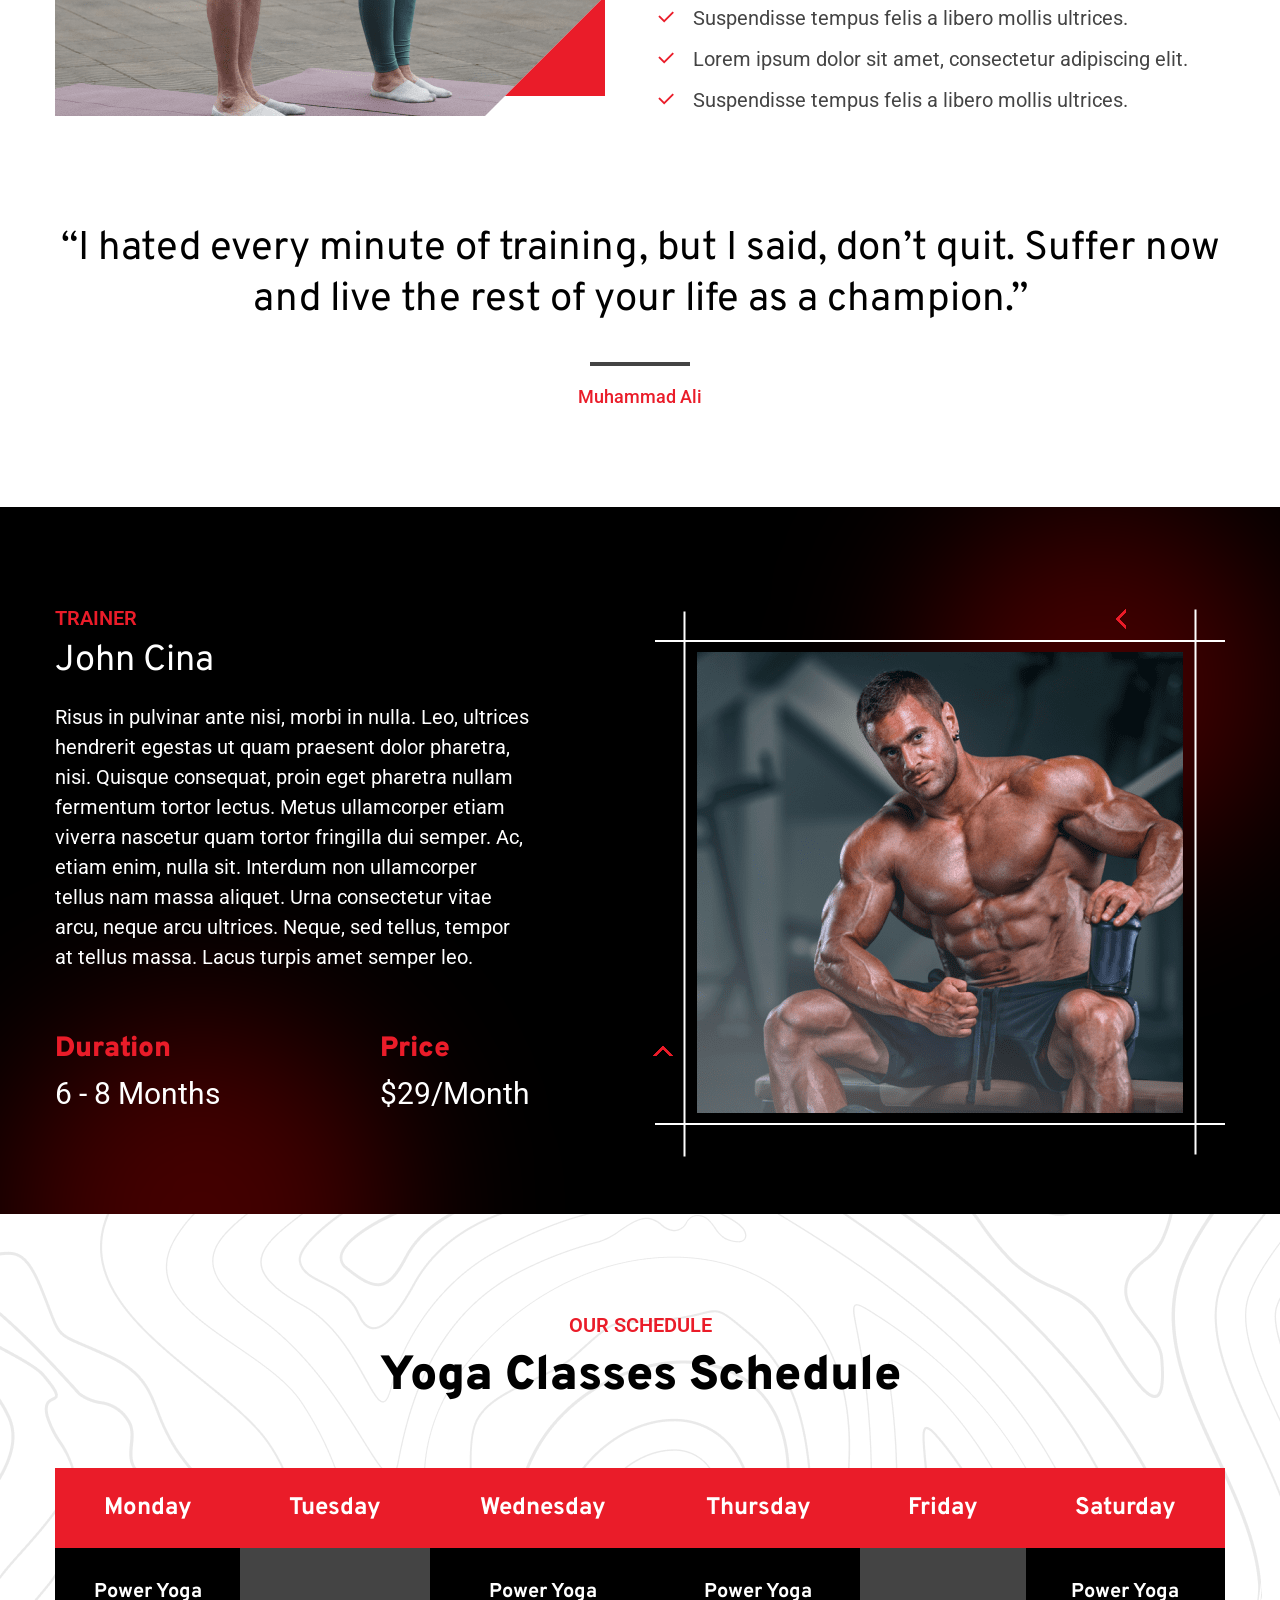
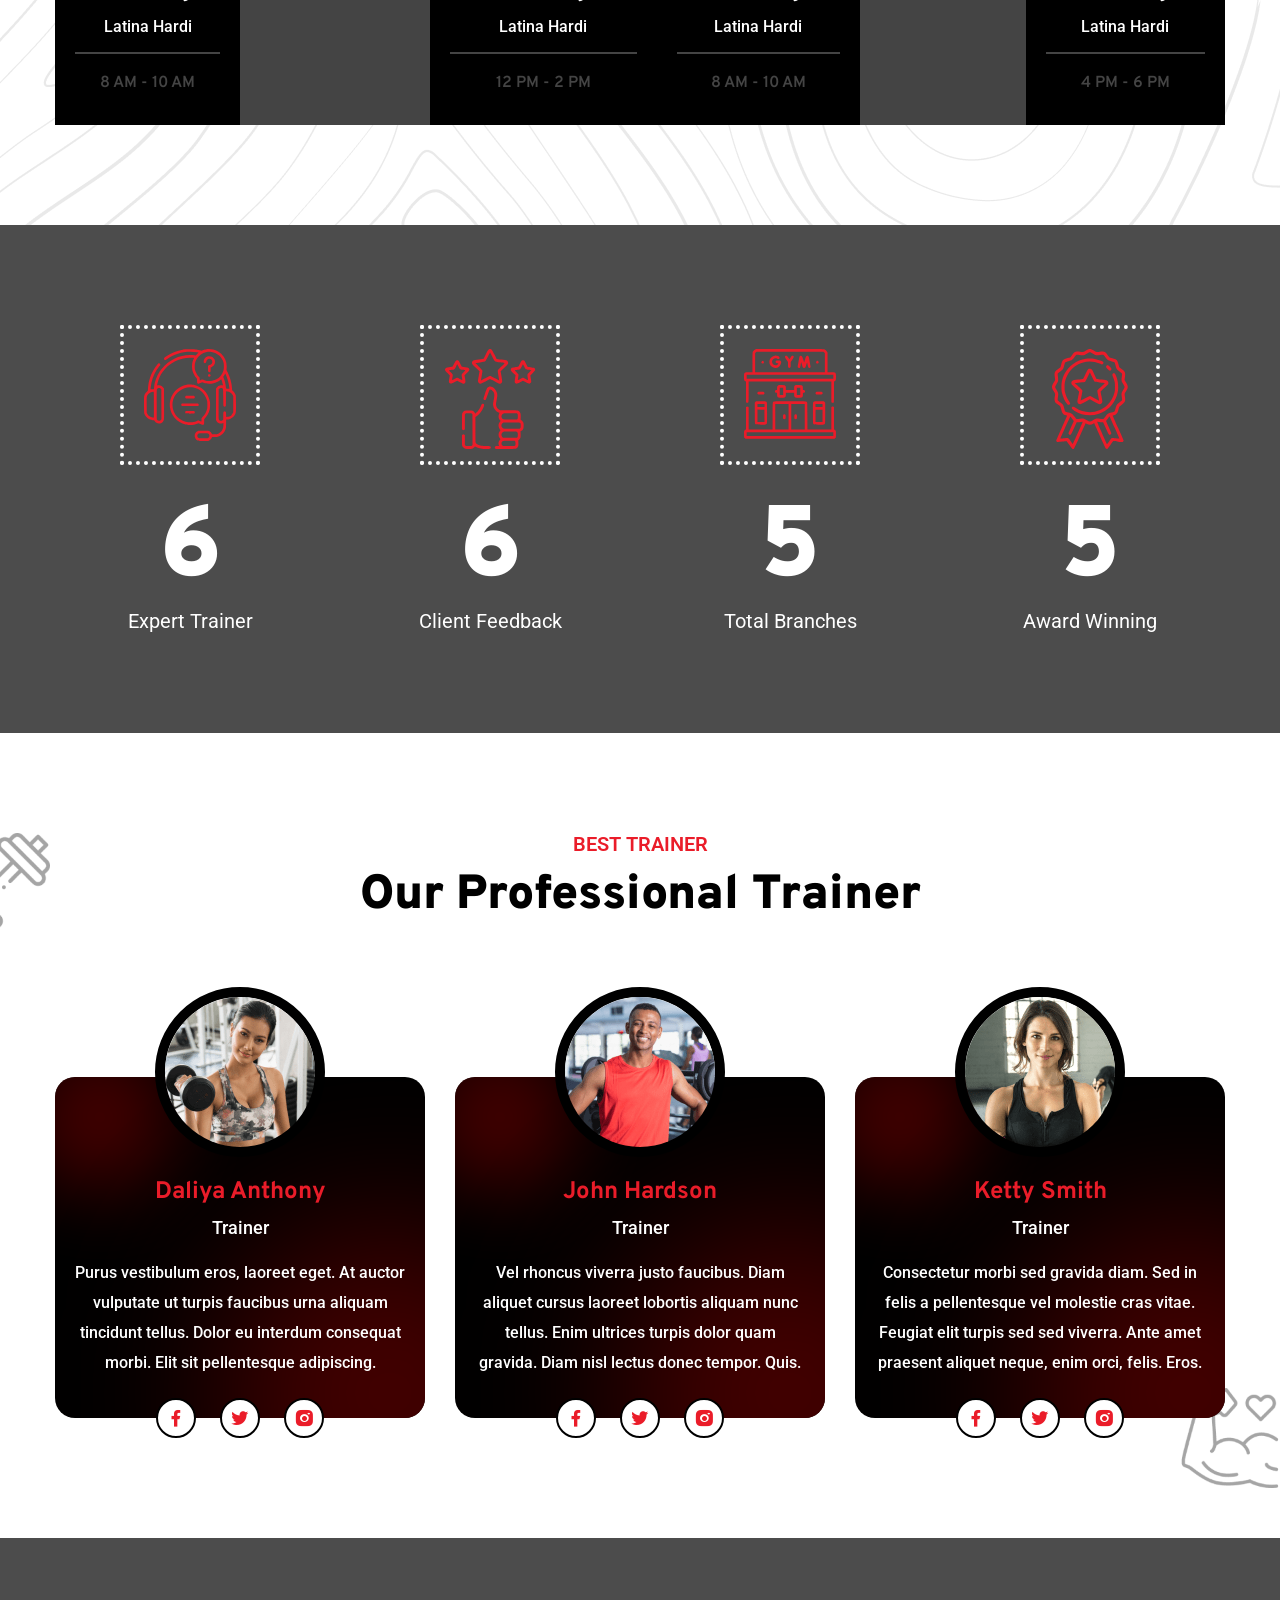
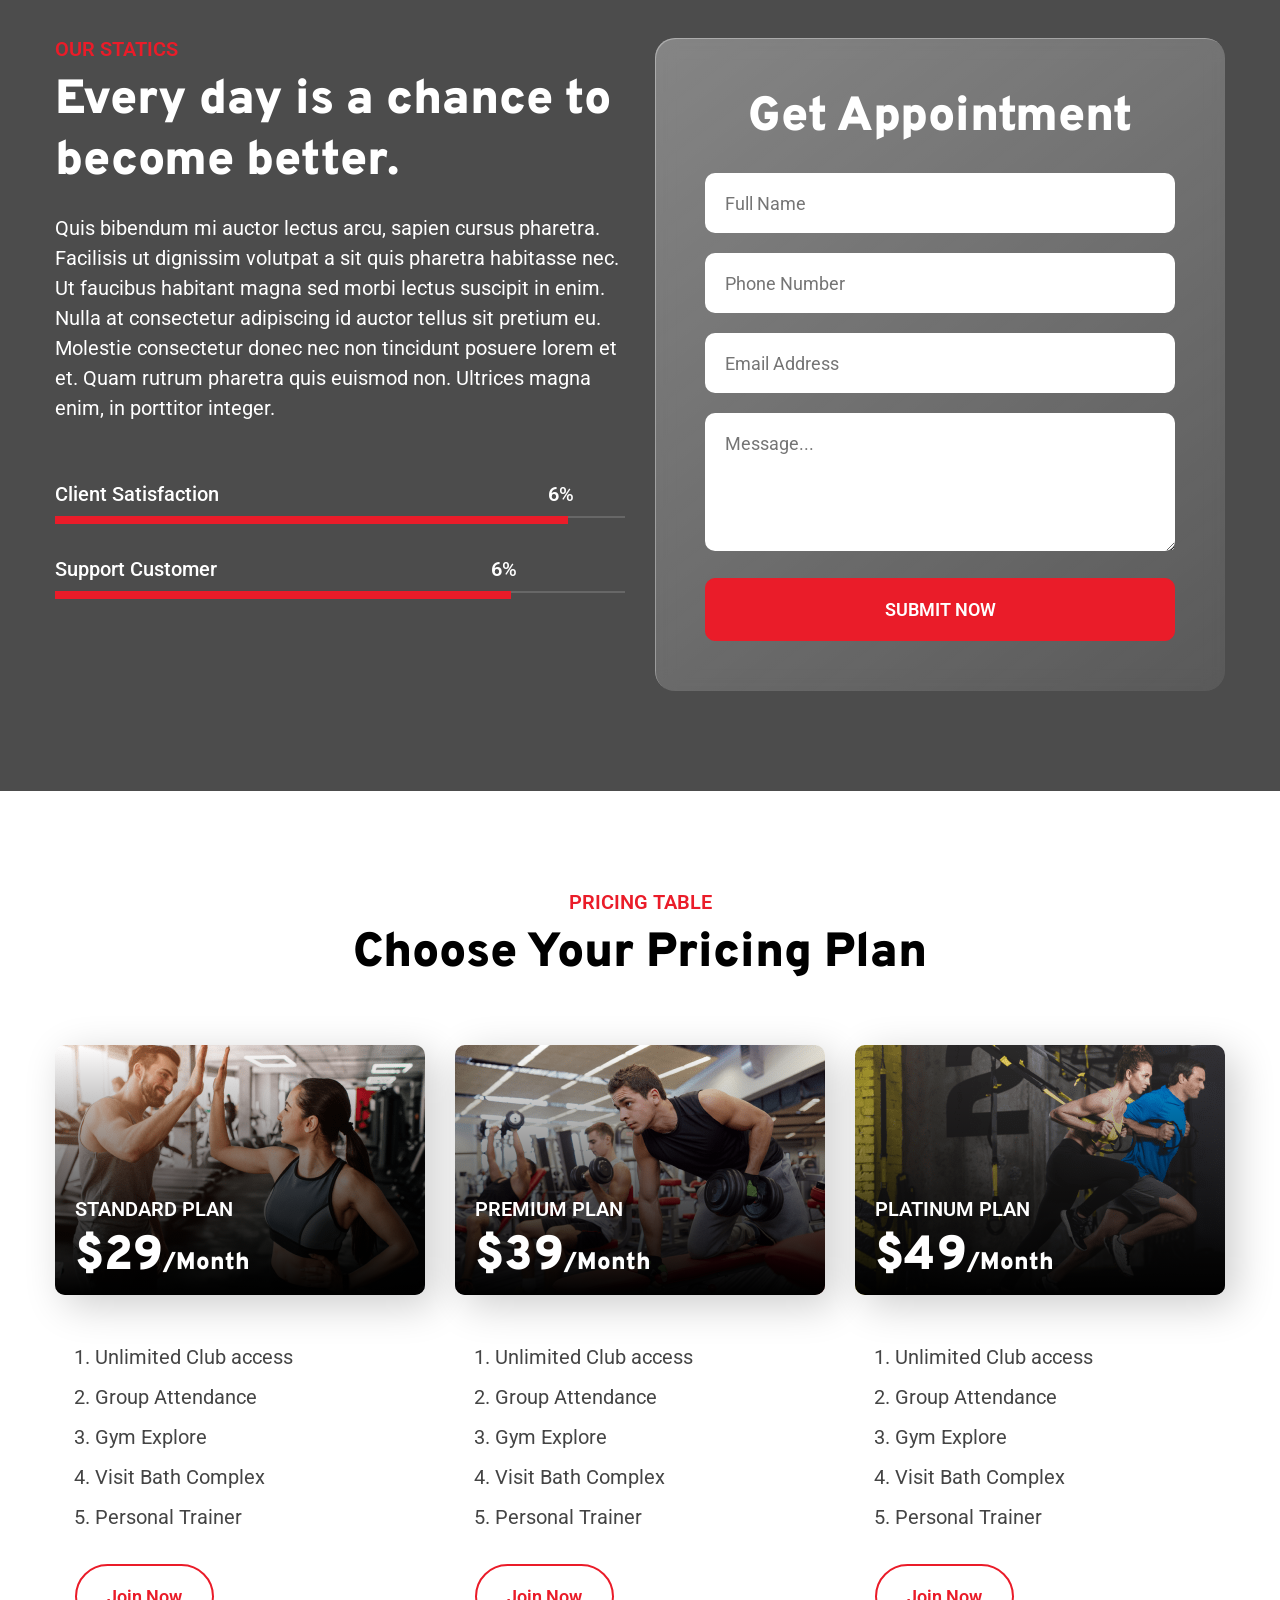
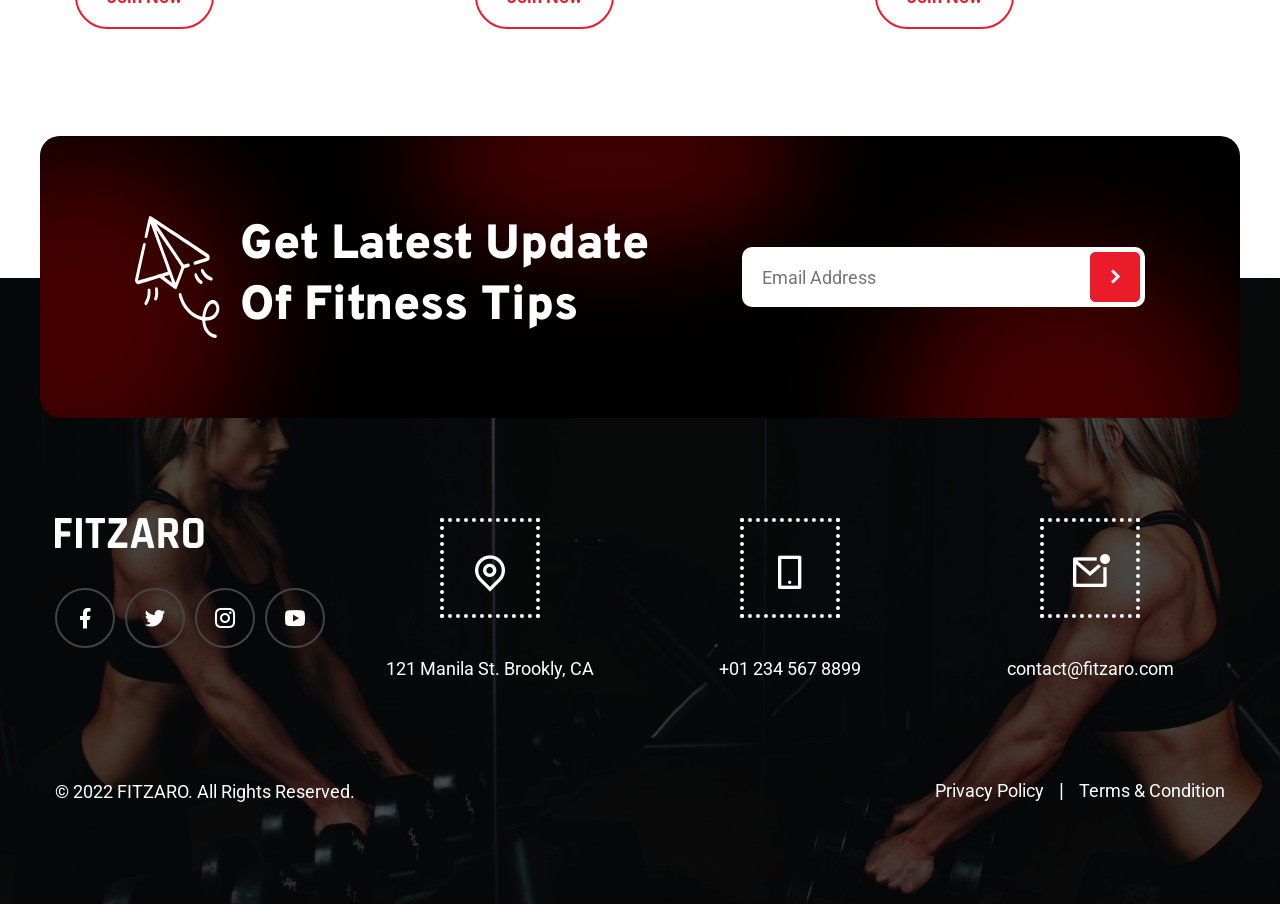
<file: power_yoga.html>
<!DOCTYPE html>
<html lang="en" dir="ltr">

<!-- Mirrored from up2client.com/envato/fitzaro/power_yoga.html by HTTrack Website Copier/3.x [XR&CO'2014], Sat, 11 Jul 2026 14:42:35 GMT -->
<head>
    <meta charset="utf-8">
    <meta http-equiv="X-UA-Compatible" content="IE=edge">
    <meta name="viewport" content="width=device-width, initial-scale=1, shrink-to-fit=no">
    <link href="assets/images/logo/fav-icon.png" rel="icon">
    <link rel="preconnect" href="https://fonts.googleapis.com/">
    <link rel="preconnect" href="https://fonts.gstatic.com/" crossorigin>
    <link href="https://fonts.googleapis.com/css2?family=Roboto:ital,wght@0,100;0,300;0,400;0,500;0,700;0,900;1,100;1,300;1,400;1,500;1,700;1,900&amp;family=Overpass:ital,wght@0,100;0,200;0,300;0,400;0,500;0,600;0,700;0,800;0,900;1,100;1,200;1,300;1,400;1,500;1,600;1,700;1,800;1,900&amp;display=swap" rel="stylesheet">
    <link rel="stylesheet" type="text/css" href="assets/css/all.min.css">
    <link rel="stylesheet" type="text/css" href="assets/css/bootstrap.min.css">
    <link rel="stylesheet" type="text/css" href="assets/css/all.html">
    <link rel="stylesheet" type="text/css" href="assets/css/animate.css">
    <link rel="stylesheet" type="text/css" href="assets/css/swiper.min.css"/>
    <link rel="stylesheet" type="text/css" href="assets/css/aos.css">
    <link rel="stylesheet" type="text/css" href="assets/css/custom.css">
    <link rel="stylesheet" type="text/css" href="services/css/service.css">
    <link rel="stylesheet" type="text/css" href="assets/css/media-query.css">
    <title>Fitzaro | Power Yoga Page</title>
</head>

<body>

    <!-- Preloader -->
    <div class="preloader">
        <div class="loader">
            <div class="loader-inner"></div>
            <div class="loader-inner"></div>
        </div>
    </div>
    <!-- end Preloader -->

    <!-- Mouse Cursor Dragging Ball Start -->
    <div class="mouseCursor cursor-outer"></div>
    <div class="mouseCursor cursor-inner">view</div>
    <!-- Mouse Cursor Dragging Ball Ends -->
    
    <div id="wrap">

        <!-- start header -->
        <header class="header" id="header">
            <div class="navbar-header">
                <nav class="navbar_expand">
                    <div class="navbar_main">
                        <div class="navbar_panel">
                            <!--Navbar Toggle-->
                            <button class="navbar-toggle toggle-menu">
                                <span></span>
                            </button>
                            <!--Navbar Logo-->
                            <div class="navbar_brand">
                                <!--Logo-->
                                <a class="fitzaro_logo" href="index.html">
                                    <img src="assets/images/logo/logo.png" alt="Header Logo img" class="logo_dark img-fluid">
                                </a>
                            </div>
                        </div>
                        <div class="navbar_collapse">
                            <ul class="navbar_nav me-auto mb-2 mb-lg-0">
                                <li class="nav-item">
                                    <a class="nav-link" href="index.html">Home</a>
                                </li>
                                <li class="nav-item dropdown">
                                    <a class="nav-link active" href="javascript:void(0);">Services</a>
                                    <ul class="dropdown-menu">
                                        <li><a class="dropdown-item" href="weight_lifting.html">Weight Lifting</a></li>
                                        <li><a class="dropdown-item" href="aerobics.html">Aerobics</a></li>
                                        <li><a class="dropdown-item" href="cardio.html">Cardio</a></li>
                                        <li><a class="dropdown-item" href="boxing_punch.html">Boxing Punch</a></li>
                                        <li><a class="dropdown-item" href="power_yoga.html">Power Yoga</a></li>
                                        <li><a class="dropdown-item" href="zumba_class.html">Zumba Class</a></li>
                                    </ul>
                                </li>
                            </ul>
                        </div>
                        <button class="sidebar-toggle fixed-menu">
                            <span></span>
                        </button>
                    </div>
                </nav>
                <div class="sidebar-menu">
                    <div class="side_social_info">
                        <img src="assets/images/svg/watch.svg" alt="clock image" class="img-fluid">
                        <div class="time-schedule">
                            <div class="weekly-day">Mon - Fri</div>
                            <p class="m-0">7 AM - 10 PM</p>
                        </div>
                        <div class="time-schedule">
                            <div class="weekly-day">Sat - Sun</div>
                            <p class="m-0">7 AM - 2 PM</p>
                        </div>
                        <ul class="social_list">
                            <li><a href="tel:+012345678899">+01 234 567 8899</a></li>
                            <li class="mb-5"><a href="mailto:contact@fitzaro.com">contact@fitzaro.com</a></li>
                            <li><p class="m-0">121 Manila St. Brookly, CA</p></li>
                        </ul>
                    </div>
                    <div class="side_panel">
                        <ul class="list-social-ic">
                            <li><a class="icon ic-facebook" href="https://www.facebook.com/"><i class="ri-facebook-fill"></i></a></li>
                            <li><a class="icon ic-twitter" href="https://twitter.com/"><i class="ri-twitter-fill"></i></a></li>
                            <li><a class="icon ic-instgram" href="https://www.instagram.com/"><i class="ri-instagram-line"></i></a></li>
                            <li><a class="icon ic-youtube" href="https://www.youtube.com/"><i class="ri-youtube-fill"></i></a></li>
                        </ul>
                    </div>
                </div>
            </div>
        </header>
        <!-- end header -->

        <!-- start first section -->
        <section class="service_section social-triangle" style="background-image: url(services/images/banner/service_bg5.png);">
            <div class="parallax-overlay"></div>
            <div class="container">
                <div class="banner_content col-12 col-lg-10 col-md-10" data-aos="zoom-in" data-aos-duration="1000">
                    <img src="assets/images/svg/yoga-white.svg" alt="yoga" class="exercise-img img-fluid">
                    <h1 class="main_tiltle m-0">Power Yoga</h1>
                    <p>Cras rhoncus ultrices ut condimentum mauris lacus. Felis sagittis tellus odio habitasse purus sed faucibus sit turpis. Massa commodo commodo mauris volutpat egestas nunc. Vestibulum hac.</p>
                    <a class="button fitzaro_btn" href="#appointment">Book Appointment</a>
                </div>
                <a href="#about" class="scroll-down">
                    <span class="scroll-arrow arrow1"></span>
                    <span class="scroll-arrow arrow2"></span>
                    <span class="scroll-arrow arrow3"></span>
                </a>
            </div>
            <div class="slide_social_ic" data-aos="fade-up-left" data-aos-duration="1000">
                <div class="triangle-1"></div>
                <div class="banner_social">
                    <a href="https://www.facebook.com/" target="_blank">FB</a>
                    <a href="https://www.instagram.com/" target="_blank">IG</a>
                    <a href="https://www.youtube.com/" target="_blank">YT</a>
                </div>
            </div>
        </section>
        <!-- end first section -->

        <!-- start About section -->
        <section class="about-section p-10 position-relative" id="about">
            <div class="background_shape animate-this">
                <img src="assets/images/svg/service-shape.svg" alt="service-shape image">
            </div>
            <div class="fitzaro_health">
                <div class="container">
                    <div class="row">
                        <div class="col-12 col-lg-6 col-md-6 about_img" data-aos="fade-right" data-aos-duration="1000">
                            <div class="service_img" data-aos="fade-right" data-aos-duration="1000">
                                <div class="triangle-top"></div>
                                <div class="triangle-bottom"></div>
                                <img src="services/images/about/about-img4.png" alt="service image" class="img-fluid">
                            </div>
                        </div>
                        <div class="col-12 col-lg-6 col-md-6">
                            <div class="abo_content" data-aos="fade-left" data-aos-duration="1000">
                                <h2 class="main_heading m-0">Everybody wanna be a bodybuilder, but nobody wanna lift no heavy weight.</h2>
                                <p class="about_detail m-0">Quam tincidunt tellus massa adipiscing. Maecenas et sed euismod morbi habitasse ultrices pellentesque nisi. Pretium sapien nibh molestie dolor id. Dui vitae diam, nibh vel tincidunt. Turpis volutpat amet lacus pharetra. Risus feugiat laoreet amet habitant mattis feugiat sagittis, cursus.
                                    <br><br>Rhoncus sed urna orci vestibulum eu odio tempus, urna. Ipsum, amet massa ultricies molestie adipiscing in. Id augue sodales vivamus in at.</p>
                                    <div class="box_detail">
                                        <div class="list_icon">
                                            <i class="ri-check-line"></i>
                                            <p class="m-0 check_detail">Duis quis odio quis dui sagittis laoreet.</p>
                                        </div>
                                        <div class="list_icon">
                                            <i class="ri-check-line"></i>
                                            <p class="m-0 check_detail">Suspendisse tempus felis a libero mollis ultrices.</p>
                                        </div>
                                        <div class="list_icon">
                                            <i class="ri-check-line"></i>
                                            <p class="m-0 check_detail">Lorem ipsum dolor sit amet, consectetur adipiscing elit.</p>
                                        </div>
                                        <div class="list_icon">
                                            <i class="ri-check-line"></i>
                                            <p class="m-0 check_detail">Suspendisse tempus felis a libero mollis ultrices.</p>
                                        </div>
                                    </div>
                                </div>
                            </div>
                        </div>

                        <div class="row build_best" data-aos="zoom-in-up" data-aos-easing="linear" data-aos-duration="1000">
                            <div class="col-12">
                                <div class="head_review">“I hated every minute of training, but I said, don’t quit. Suffer now and live the rest of your life as a champion.”</div>
                                <p class="review_name">Muhammad Ali</p>
                            </div>
                        </div>
                    </div>
                </div>
            </section>
            <!-- end About section -->

            <!-- start video section -->
            <section class="fitzaro_video p-10" id="mission">
                <div class="container">
                    <div class="row">
                        <div class="col-12 col-lg-6 col-md-6">
                            <div class="video_info col-lg-10 col-md-12">
                                <span class="sub_heading">Trainer</span>
                                <h2 class="main_heading text-white m-0">John Cina</h2>
                                <p class="mb-60">Risus in pulvinar ante nisi, morbi in nulla. Leo, ultrices hendrerit egestas ut quam praesent dolor pharetra, nisi. Quisque consequat, proin eget pharetra nullam fermentum tortor lectus. Metus ullamcorper etiam viverra nascetur quam tortor fringilla dui semper. Ac, etiam enim, nulla sit. Interdum non ullamcorper tellus nam massa aliquet. Urna consectetur vitae arcu, neque arcu ultrices. Neque, sed tellus, tempor at tellus massa. Lacus turpis amet semper leo.</p>
                                <div class="trainer_detail">
                                    <div class="time_duration">
                                        <h3>Duration</h3>
                                        <div class="training_month">6 - 8 Months</div>
                                    </div>
                                    <div class="time_duration">
                                        <h3>Price</h3>
                                        <div class="training_month">$29/Month</div>
                                    </div>
                                </div>
                            </div>
                        </div>
                        <div class="col-12 col-lg-6 col-md-6 video_wrap" data-aos="fade-left" data-aos-duration="1000">
                            <div class="bg_image">
                                <div class="line-shapes">
                                    <div class="line-1"></div>
                                    <div class="line-2"></div>
                                    <div class="line-3"></div>
                                    <div class="line-4"></div>
                                </div>
                                <div class="right-arrow-grp">
                                    <div class="arrowSliding">
                                        <div class="arrow"></div>
                                    </div>
                                    <div class="arrowSliding delay1">
                                        <div class="arrow"></div>
                                    </div>
                                    <div class="arrowSliding delay2">
                                        <div class="arrow"></div>
                                    </div>
                                    <div class="arrowSliding delay3">
                                        <div class="arrow"></div>
                                    </div>
                                    <div class="arrowSliding delay4">
                                        <div class="arrow"></div>
                                    </div>
                                    <div class="arrowSliding delay5">
                                        <div class="arrow"></div>
                                    </div>
                                </div>
                                <div class="top-arrow-grp">
                                    <div class="slide-top">
                                        <div class="arrow"></div>
                                    </div>
                                    <div class="slide-top delaytime1">
                                        <div class="arrow"></div>
                                    </div>
                                    <div class="slide-top delaytime2">
                                        <div class="arrow"></div>
                                    </div>
                                    <div class="slide-top delaytime3">
                                        <div class="arrow"></div>
                                    </div>
                                    <div class="slide-top delaytime4">
                                        <div class="arrow"></div>
                                    </div>
                                    <div class="slide-top delaytime5">
                                        <div class="arrow"></div>
                                    </div>
                                </div>
                                <img src="services/images/trainer/trainer-img.png" alt="trainer image" class="video-img img-fluid">
                            </div>
                        </div>
                    </div>
                </div>
            </section>
            <!-- end video section -->

            <!-- start schedule section -->
            <section class="schedule_part p-10" id="classes">
                <div class="container">
                    <div class="schedule_start text-center mb-60">
                        <span class="sub_heading">Our Schedule</span>
                        <h2 class="m-0">Yoga Classes Schedule</h2>
                    </div>
                    <div class="row">
                        <div class="col-lg-12">
                            <div class="gym_timetable" data-aos="zoom-in-up" data-aos-easing="linear" data-aos-duration="1000">
                                <div class="timetable-area table-responsive">
                                    <table class="table">
                                        <thead>
                                            <tr>
                                                <th>Monday</th>
                                                <th>Tuesday</th>
                                                <th>Wednesday</th>
                                                <th>Thursday</th>
                                                <th>Friday</th>
                                                <th>Saturday</th>
                                            </tr>
                                        </thead>
                                        <tbody>
                                            <tr>
                                                <td class="body_detail">
                                                    <div class="tabel_content">
                                                        <h3>Power Yoga</h3>
                                                        <span>Latina Hardi</span>
                                                        <div class="schedule_time">
                                                            <h4>8 AM - 10 AM</h4>
                                                        </div>
                                                    </div>
                                                    <img src="assets/images/schedule/yoga-1.png" alt="yoga-1 image" class="img-fluid time-image">
                                                </td>
                                                <td></td>
                                                <td class="body_detail">
                                                    <div class="tabel_content">
                                                        <h3>Power Yoga</h3>
                                                        <span>Latina Hardi</span>
                                                        <div class="schedule_time">
                                                            <h4>12 PM - 2 PM</h4>
                                                        </div>
                                                    </div>
                                                    <img src="assets/images/schedule/yoga-1.png" alt="yoga-1 image" class="img-fluid time-image">
                                                </td>
                                                <td class="body_detail">
                                                    <div class="tabel_content">
                                                        <h3>Power Yoga</h3>
                                                        <span>Latina Hardi</span>
                                                        <div class="schedule_time">
                                                            <h4>8 AM - 10 AM</h4>
                                                        </div>
                                                    </div>
                                                    <img src="assets/images/schedule/yoga-1.png" alt="yoga-1 image" class="img-fluid time-image">
                                                </td>
                                                <td></td>
                                                <td class="body_detail">
                                                    <div class="tabel_content">
                                                        <h3>Power Yoga</h3>
                                                        <span>Latina Hardi</span>
                                                        <div class="schedule_time">
                                                            <h4>4 PM - 6 PM</h4>
                                                        </div>
                                                    </div>
                                                    <img src="assets/images/schedule/yoga-1.png" alt="yoga-1 image" class="img-fluid time-image">
                                                </td>
                                            </tr>
                                        </tbody>
                                    </table>
                                </div>
                            </div>
                        </div>
                    </div>
                </div>
            </section>
            <!-- end schedule section -->

            <!-- start Countdown section -->
            <section class="fitzaro_coundown p-10" id="countdown">
                <div class="parallax-overlay"></div>
                <div class="container">
                    <div class="row">
                        <div class="col-12 col-sm-6 col-lg-3">
                            <div class="countdown_formula text-center" data-aos="flip-up" data-aos-easing="linear" data-aos-duration="1000">
                                <div class="counter_image">
                                    <img src="assets/images/svg/headphone.svg" alt="Headphone image" class="img-fluid">
                                </div>
                                <h4 class="m-0"><span class="coundown-number" data-number="80">80</span></h4>
                                <div class="sub_info">Expert Trainer</div>
                            </div>
                        </div>
                        <div class="col-12 col-sm-6 col-lg-3">
                            <div class="countdown_formula text-center" data-aos="flip-up" data-aos-easing="linear" data-aos-duration="1000">
                                <div class="counter_image">
                                    <img src="assets/images/svg/rating.svg" alt="Rating image" class="img-fluid">
                                </div>
                                <h4 class="m-0"><span class="coundown-number" data-number="120">120</span></h4>
                                <div class="sub_info">Client Feedback</div>
                            </div>
                        </div>
                        <div class="col-12 col-sm-6 col-lg-3">
                            <div class="countdown_formula text-center" data-aos="flip-up" data-aos-easing="linear" data-aos-duration="1000">
                                <div class="counter_image">
                                    <img src="assets/images/svg/gym.svg" alt="Gym image" class="img-fluid">
                                </div>
                                <h4 class="m-0"><span class="coundown-number" data-number="100">100</span></h4>
                                <div class="sub_info">Total Branches</div>
                            </div>
                        </div>
                        <div class="col-12 col-sm-6 col-lg-3">
                            <div class="countdown_formula text-center" data-aos="flip-up" data-aos-easing="linear" data-aos-duration="1000">
                                <div class="counter_image">
                                    <img src="assets/images/svg/winning.svg" alt="Winning image" class="img-fluid">
                                </div>
                                <h4 class="m-0"><span class="coundown-number" data-number="70">70</span></h4>
                                <div class="sub_info">Award Winning</div>
                            </div>
                        </div>
                    </div>
                </div>
            </section>
            <!-- end countdown section -->

            <!-- start trainer section -->
            <section class="best-trainer p-10" id="trainer">
                <div class="img-shape1">
                    <img src="assets/images/trainer/gym-img.png" alt="gym-image" class="img-fluid">
                </div>
                <div class="img-shape2">
                    <img src="assets/images/trainer/muscle-img.png" alt="muscle-img" class="img-fluid">
                </div>
                <div class="container">
                    <div class="trainer-data text-center mb-60">
                        <span class="sub_heading">Best Trainer</span>
                        <h2 class="m-0">Our Professional Trainer</h2>
                        <h3 class="d-none">Hidden</h3>
                    </div>
                    <div class="trainer_slider" data-aos="zoom-in" data-aos-easing="linear" data-aos-duration="1000">
                        <div class="swiper-wrapper">
                            <div class="team-box text-center swiper-slide">
                                <div class="border-shape">
                                    <img src="assets/images/trainer/trainer-img1.png" alt="Trainer image1" class="img-fluid">
                                </div>
                                <div class="box-inner">
                                    <h4 class="d-none">Hidden</h4>
                                    <h5 class="trainer-name m-0">Daliya Anthony</h5>
                                    <p class="designation m-0">Trainer</p>
                                    <p class="trainer-detail m-0">Purus vestibulum eros, laoreet eget. At auctor vulputate ut turpis faucibus urna aliquam tincidunt tellus. Dolor eu interdum consequat morbi. Elit sit pellentesque adipiscing.</p>
                                </div>
                                <ul class="team-social">
                                    <li class="ic-list">
                                        <a href="https://www.facebook.com/"><i class="ri-facebook-fill"></i></a>
                                    </li>
                                    <li class="ic-list">
                                        <a href="https://twitter.com/"><i class="ri-twitter-fill"></i></a>
                                    </li>
                                    <li class="ic-list">
                                        <a href="https://www.instagram.com/"><i class="ri-instagram-fill"></i></a>
                                    </li>
                                </ul>
                            </div>
                            <div class="team-box text-center swiper-slide">
                                <div class="border-shape">
                                    <img src="assets/images/trainer/trainer-img2.png" alt="Trainer image2" class="img-fluid">
                                </div>
                                <div class="box-inner">
                                    <h5 class="trainer-name m-0">John Hardson</h5>
                                    <p class="designation m-0">Trainer</p>
                                    <p class="trainer-detail m-0">Vel rhoncus viverra justo faucibus. Diam aliquet cursus laoreet lobortis aliquam nunc tellus. Enim ultrices turpis dolor quam gravida. Diam nisl lectus donec tempor. Quis.</p>
                                </div>
                                <ul class="team-social">
                                    <li class="ic-list">
                                        <a href="https://www.facebook.com/"><i class="ri-facebook-fill"></i></a>
                                    </li>
                                    <li class="ic-list">
                                        <a href="https://twitter.com/"><i class="ri-twitter-fill"></i></a>
                                    </li>
                                    <li class="ic-list">
                                        <a href="https://www.instagram.com/"><i class="ri-instagram-fill"></i></a>
                                    </li>
                                </ul>
                            </div>
                            <div class="team-box text-center swiper-slide">
                                <div class="border-shape">
                                    <img src="assets/images/trainer/trainer-img3.png" alt="Trainer image3" class="img-fluid">
                                </div>
                                <div class="box-inner">
                                    <h5 class="trainer-name m-0">Ketty Smith</h5>
                                    <p class="designation m-0">Trainer</p>
                                    <p class="trainer-detail m-0">Consectetur morbi sed gravida diam. Sed in felis a pellentesque vel molestie cras vitae. Feugiat elit turpis sed sed viverra. Ante amet praesent aliquet neque, enim orci, felis. Eros.</p>
                                </div>
                                <ul class="team-social">
                                    <li class="ic-list">
                                        <a href="https://www.facebook.com/"><i class="ri-facebook-fill"></i></a>
                                    </li>
                                    <li class="ic-list">
                                        <a href="https://twitter.com/"><i class="ri-twitter-fill"></i></a>
                                    </li>
                                    <li class="ic-list">
                                        <a href="https://www.instagram.com/"><i class="ri-instagram-fill"></i></a>
                                    </li>
                                </ul>
                            </div>
                            <div class="team-box text-center swiper-slide">
                                <div class="border-shape">
                                    <img src="assets/images/trainer/trainer-img4.png" alt="Trainer image4" class="img-fluid">
                                </div>
                                <div class="box-inner">
                                    <h5 class="trainer-name m-0">Lipsa Smith</h5>
                                    <p class="designation m-0">Trainer</p>
                                    <p class="trainer-detail m-0">Consectetur morbi sed gravida diam. Sed in felis a pellentesque vel molestie cras vitae. Feugiat elit turpis sed sed viverra. Ante amet praesent aliquet neque, enim orci, felis. Eros.</p>
                                </div>
                                <ul class="team-social">
                                    <li class="ic-list">
                                        <a href="https://www.facebook.com/"><i class="ri-facebook-fill"></i></a>
                                    </li>
                                    <li class="ic-list">
                                        <a href="https://twitter.com/"><i class="ri-twitter-fill"></i></a>
                                    </li>
                                    <li class="ic-list">
                                        <a href="https://www.instagram.com/"><i class="ri-instagram-fill"></i></a>
                                    </li>
                                </ul>
                            </div>
                            <div class="team-box text-center swiper-slide">
                                <div class="border-shape">
                                    <img src="assets/images/trainer/trainer-img5.png" alt="Trainer image5" class="img-fluid">
                                </div>
                                <div class="box-inner">
                                    <h5 class="trainer-name m-0">Ali Shah</h5>
                                    <p class="designation m-0">Trainer</p>
                                    <p class="trainer-detail m-0">Consectetur morbi sed gravida diam. Sed in felis a pellentesque vel molestie cras vitae. Feugiat elit turpis sed sed viverra. Ante amet praesent aliquet neque, enim orci, felis. Eros.</p>
                                </div>
                                <ul class="team-social">
                                    <li class="ic-list">
                                        <a href="https://www.facebook.com/"><i class="ri-facebook-fill"></i></a>
                                    </li>
                                    <li class="ic-list">
                                        <a href="https://twitter.com/"><i class="ri-twitter-fill"></i></a>
                                    </li>
                                    <li class="ic-list">
                                        <a href="https://www.instagram.com/"><i class="ri-instagram-fill"></i></a>
                                    </li>
                                </ul>
                            </div>
                        </div>
                    </div>
                </div>
            </section>
            <!-- end trainer section -->

            <!-- start appoinment section -->
            <section class="appointment_section p-10 reveal" id="appointment">
                <div class="parallax-overlay"></div>
                <div class="container">
                    <div class="row">
                        <div class="col-12 col-lg-6 col-md-6">
                            <div class="static_content">
                                <span class="sub_heading">Our Statics</span>
                                <h2 class="text-white main_heading m-0">Every day is a chance to become better.</h2>
                                <p class="text-white mb-60">Quis bibendum mi auctor lectus arcu, sapien cursus pharetra. Facilisis ut dignissim volutpat a sit quis pharetra habitasse nec. Ut faucibus habitant magna sed morbi lectus suscipit in enim. Nulla at consectetur adipiscing id auctor tellus sit pretium eu. Molestie consectetur donec nec non tincidunt posuere lorem et et. Quam rutrum pharetra quis euismod non. Ultrices magna enim, in porttitor integer.</p>
                                <div class="skill_bar">
                                    <div class="progress-counter">
                                        <p class="progress-title text-start">Client Satisfaction</p>
                                        <div class="progress-value" style="left:90%;"><span class="count coundown-number text-white" data-number="90">90</span>%</div>
                                        <div class="skil-progressbar"><span style="width:90%;"></span></div>
                                    </div>
                                    <div class="progress-counter">
                                        <p class="progress-title text-start">Support Customer</p>
                                        <div class="progress-value" style="left:80%;"><span class="count coundown-number text-white" data-number="80">80</span>%</div>
                                        <div class="skil-progressbar"><span style="width:80%;"></span></div>
                                    </div>
                                </div>
                            </div>  
                        </div>
                        <div class="col-12 col-lg-6 col-md-6">
                            <div class="appointment_form" data-aos="fade-left" data-aos-duration="1000">
                                <div class="get_title">
                                    <h2 class="m-0 text-center text-white mb-4">Get Appointment</h2>
                                </div>
                                <form class="form_start">
                                    <div class="row">
                                        <div class="col-12">
                                            <div class="input_area">
                                                <input type="text" name="Full Name" class="inputt-text" placeholder="Full Name" required="">
                                            </div>
                                        </div>
                                        <div class="col-12">
                                            <div class="input_area">
                                                <input type="text" name="Phone Number" class="inputt-text" placeholder="Phone Number" required="">
                                            </div>
                                        </div>
                                        <div class="col-12">
                                            <div class="input_area">
                                                <input type="email" name="Email Address" class="inputt-text" placeholder="Email Address" required="">
                                            </div>
                                        </div>
                                        <div class="col-12">
                                            <div class="input_area">
                                                <textarea class="inputt-text" placeholder="Message..."></textarea>
                                            </div>
                                        </div>
                                        <div class="col-12">
                                            <div class="input_area mb-0">
                                                <button type="submit" class="button fitzaro_btn">Submit Now</button>
                                            </div>
                                        </div>
                                    </div>
                                </form>
                            </div>
                        </div>
                    </div>
                </div>
            </section>
            <!-- end appoinment section -->

            <!-- start price section -->
            <section class="fitzaro-table p-10" id="price">
                <div class="container">
                    <div class="table_heading text-center">
                        <span class="sub_heading">Pricing Table</span>
                        <h2 class="mb-60">Choose Your Pricing Plan</h2>
                    </div>
                    <div class="row" data-aos="fade-up" data-aos-easing="linear" data-aos-duration="1000">
                        <div class="col-12 col-lg-4 col-md-4">
                            <div class="pricing_data">
                                <div class="table_img">
                                    <img src="assets/images/pricing/pricing-img1.png" alt="pricing1-image" class="img-fluid">
                                </div>
                                <div class="price-data">
                                    <span>STANDARD PLAN</span>
                                    <h3 class="m-0">$29<span class="month-text">/Month</span></h3>
                                </div>
                            </div>
                            <div class="inn-price-plan">
                                <ol class="price_list">
                                    <li>Unlimited Club access</li>
                                    <li>Group Attendance</li>
                                    <li>Gym Explore</li>
                                    <li>Visit Bath Complex</li>
                                    <li>Personal Trainer</li>
                                </ol>
                                <a class="button fitzaro_btn" href="javascript:void(0);">Join Now</a>
                            </div>
                        </div>
                        <div class="col-12 col-lg-4 col-md-4">
                            <div class="pricing_data">
                                <div class="table_img">
                                    <img src="assets/images/pricing/pricing-img2.png" alt="pricing2-image" class="img-fluid">
                                </div>
                                <div class="price-data">
                                    <span>PREMIUM PLAN</span>
                                    <h3 class="m-0">$39<span class="month-text">/Month</span></h3>
                                </div>
                            </div>
                            <div class="inn-price-plan">
                                <ol class="price_list">
                                    <li>Unlimited Club access</li>
                                    <li>Group Attendance</li>
                                    <li>Gym Explore</li>
                                    <li>Visit Bath Complex</li>
                                    <li>Personal Trainer</li>
                                </ol>
                                <a class="button fitzaro_btn" href="javascript:void(0);">Join Now</a>
                            </div>
                        </div>
                        <div class="col-12 col-lg-4 col-md-4">
                            <div class="pricing_data">
                                <div class="table_img">
                                    <img src="assets/images/pricing/pricing-img3.png" alt="pricing3-image" class="img-fluid">
                                </div>
                                <div class="price-data">
                                    <span>PLATINUM PLAN</span>
                                    <h3 class="m-0">$49<span class="month-text">/Month</span></h3>
                                </div>
                            </div>
                            <div class="inn-price-plan">
                                <ol class="price_list">
                                    <li>Unlimited Club access</li>
                                    <li>Group Attendance</li>
                                    <li>Gym Explore</li>
                                    <li>Visit Bath Complex</li>
                                    <li>Personal Trainer</li>
                                </ol>
                                <a class="button fitzaro_btn" href="javascript:void(0);">Join Now</a>
                            </div>
                        </div>
                    </div>
                </div>
            </section>
            <!-- end price section -->

            <!-- start subscribe section -->
            <section class="newsletter_subscribe" id="contact">
                <div class="container">
                    <div class="row fitness-update" data-aos="fade-up" data-aos-easing="linear" data-aos-duration="1000">
                        <div class="col-12 col-lg-7">
                            <div class="reboot-img d-flex">
                                <img src="assets/images/svg/paper-plane.svg" alt="Paper-plane" class="img-fluid">
                                <h2 class="m-0 text-white">Get Latest Update Of Fitness Tips</h2>
                            </div>
                        </div>
                        <div class="col-12 col-lg-5">
                            <form class="footer_subscribe_box">
                                <input type="email" class="subscribe-control" placeholder="Email Address">
                                <button type="submit" class="fitzaro_btn subscribe-btn"><i class="ri-arrow-right-s-line"></i></button>
                            </form>
                        </div>
                    </div>
                </div>
            </section>
            <!-- end subscribe section -->

            <!-- start footer section -->
            <footer class="footer" id="footer">
                <div class="parallax-overlay"></div>
                <div class="container">
                    <div class="main-footer">
                        <div class="row">
                            <div class="col-12 col-md-12 col-lg-3">
                                <div class="footer_first_row">
                                    <img src="assets/images/logo/footer-logo.png" alt="Footer Logo Image" class="img-fluid">
                                    <div class="footer-social-list">
                                        <a href="https://www.facebook.com/" class="facebook-ic"><i class="ri-facebook-fill icons"></i></a>
                                        <a href="https://twitter.com/" class="twitter-ic"><i class="ri-twitter-fill icons"></i></a>
                                        <a href="https://www.instagram.com/" class="instagram-ic"><i class="ri-instagram-line icons"></i></a>
                                        <a href="https://www.youtube.com/" class="youtube-ic"><i class="ri-youtube-fill icons"></i></a>
                                    </div>
                                </div>
                            </div>
                            <div class="col-12 col-md-4 col-lg-3">
                                <div class="footer_second_row locate_places text-center">
                                    <div class="place_detail">
                                        <i class="ri-map-pin-line"></i>
                                    </div>
                                    <p>121 Manila St. Brookly, CA</p>
                                </div>
                            </div>
                            <div class="col-12 col-md-4 col-lg-3">
                                <div class="footer_third_row locate_places text-center">
                                    <div class="place_detail">
                                        <i class="ri-smartphone-line"></i>
                                    </div>
                                    <p><a href="tel:+012345678899">+01 234 567 8899</a></p>
                                </div>
                            </div>
                            <div class="col-12 col-md-4 col-lg-3">
                                <div class="footer_forth_row locate_places text-center">
                                    <div class="place_detail">
                                        <i class="ri-mail-unread-line"></i>
                                    </div>
                                    <p><a href="mailto:contact@fitzaro.com">contact@fitzaro.com</a></p>
                                </div>
                            </div>
                        </div>
                    </div>
                    <div class="sub-footer">
                        <div class="footer-copyright">
                            <p class="m-0">&copy; 2022 FITZARO. All Rights Reserved.</p>
                        </div>
                        <div class="copyright_privacy">
                            <a href="javascript:void(0);">Privacy Policy</a><span>|</span><a href="javascript:void(0);">Terms & Condition</a>
                        </div>
                    </div>
                </div>
            </footer>
            <!-- end footer section -->

            <!-- video modal -->
            <div class="modal fade video_modal" id="exampleModal" tabindex="-1" aria-hidden="true" style="display: none;">
                <div class="modal-dialog modal-dialog-centered">
                    <div class="modal-content">
                        <div class="modal-header">
                            <button type="button" class="btn-close" data-bs-dismiss="modal" aria-label="Close"></button>
                        </div>
                        <div class="modal-body">
                            <video width="727" height="410" controls="" autoplay=""><source src="assets/video/gym_video.mp4" type="video/mp4">
                            </video> 
                        </div>
                    </div>
                </div>
            </div>

            <!-- scroll bottom-top  -->
            <div class="scroll-top">
                <svg class="border-circle svg-inner" width="100%" height="100%" viewBox="-1 -1 102 102">
                    <path d="M50,1 a49,49 0 0,1 0,98 a49,49 0 0,1 0,-98"></path>
                </svg>
            </div>

        </div>

        <script src="assets/js/jquery-min-3.6.0.js"></script>
        <script src="assets/js/bootstrap.bundle.min.js"></script>
        <script src="assets/js/swiper.min.js"></script>
        <script src="assets/js/all.html"></script>
        <script src="assets/js/aos.js"></script>
        <script src="assets/js/tilt.min.js"></script>
        <script src="assets/js/custom.js"></script>

    </body>

    
<!-- Mirrored from up2client.com/envato/fitzaro/power_yoga.html by HTTrack Website Copier/3.x [XR&CO'2014], Sat, 11 Jul 2026 14:42:35 GMT -->
</html>
</file>
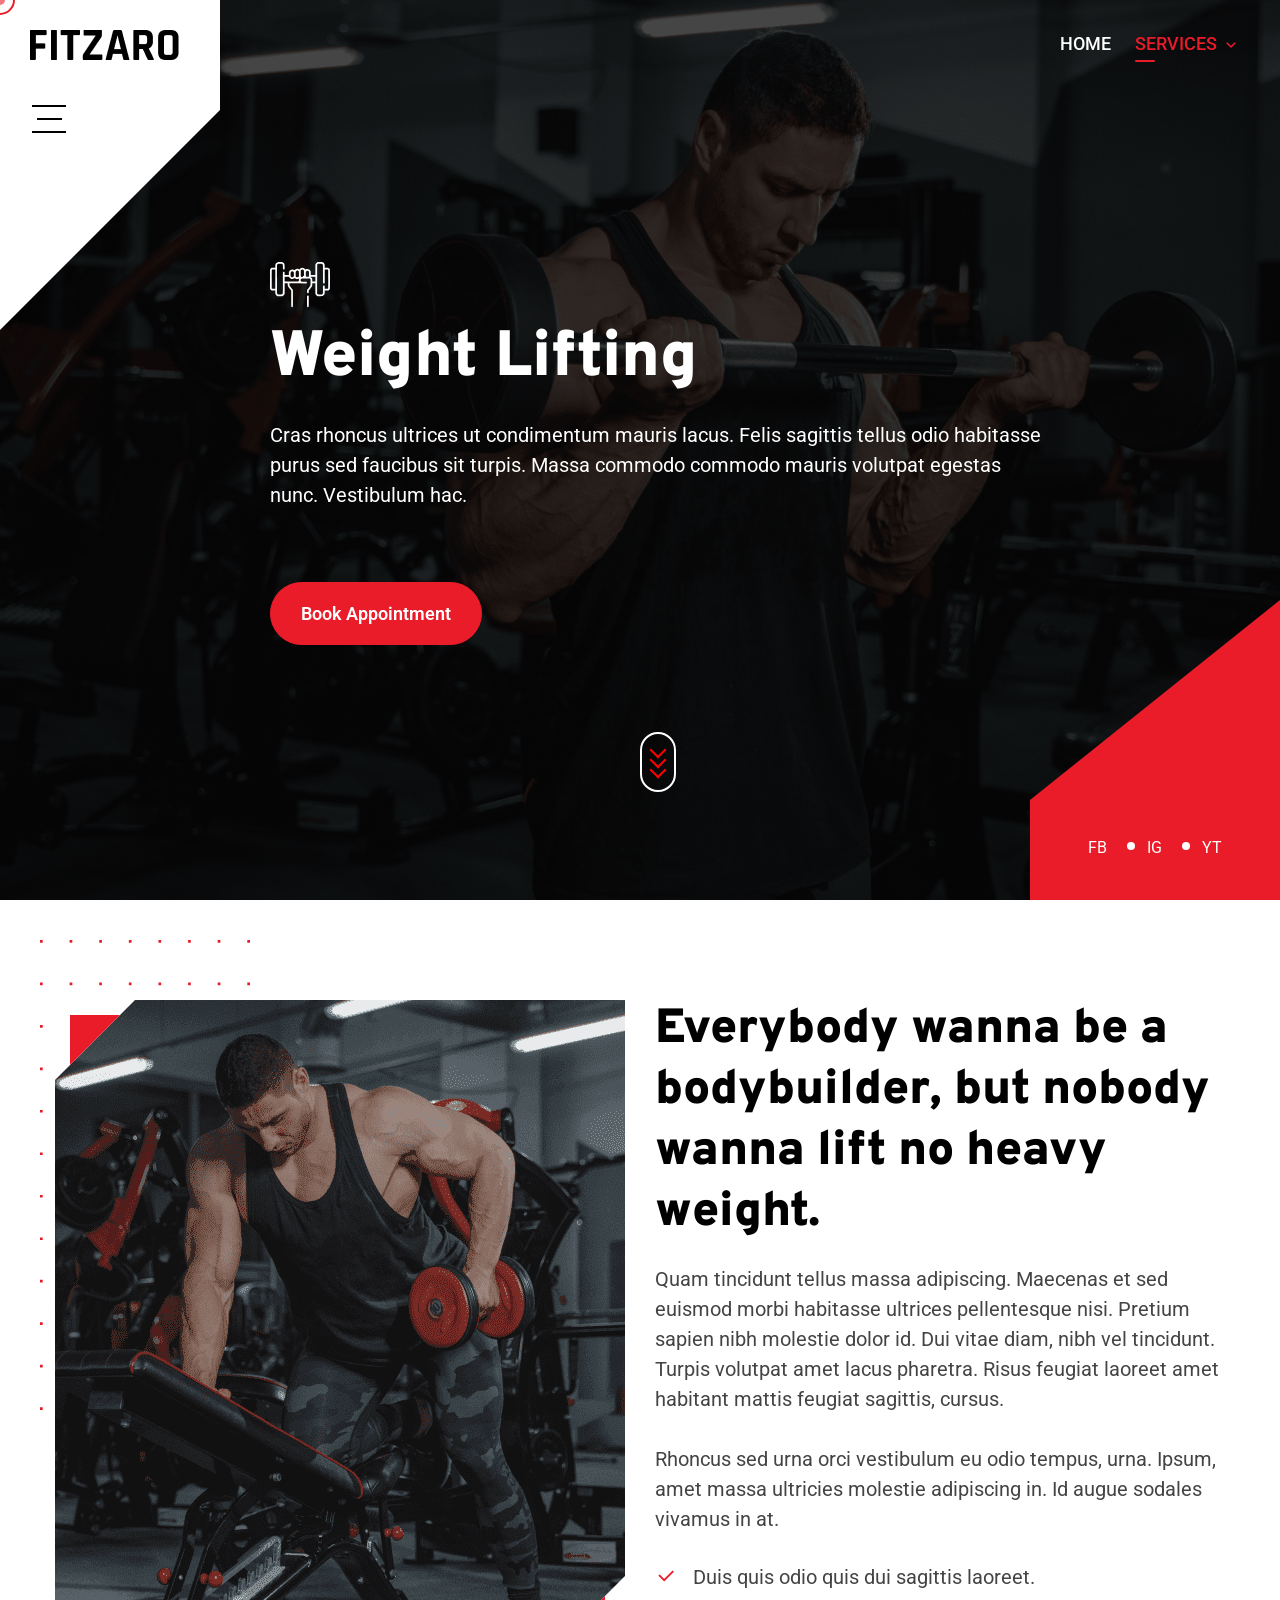
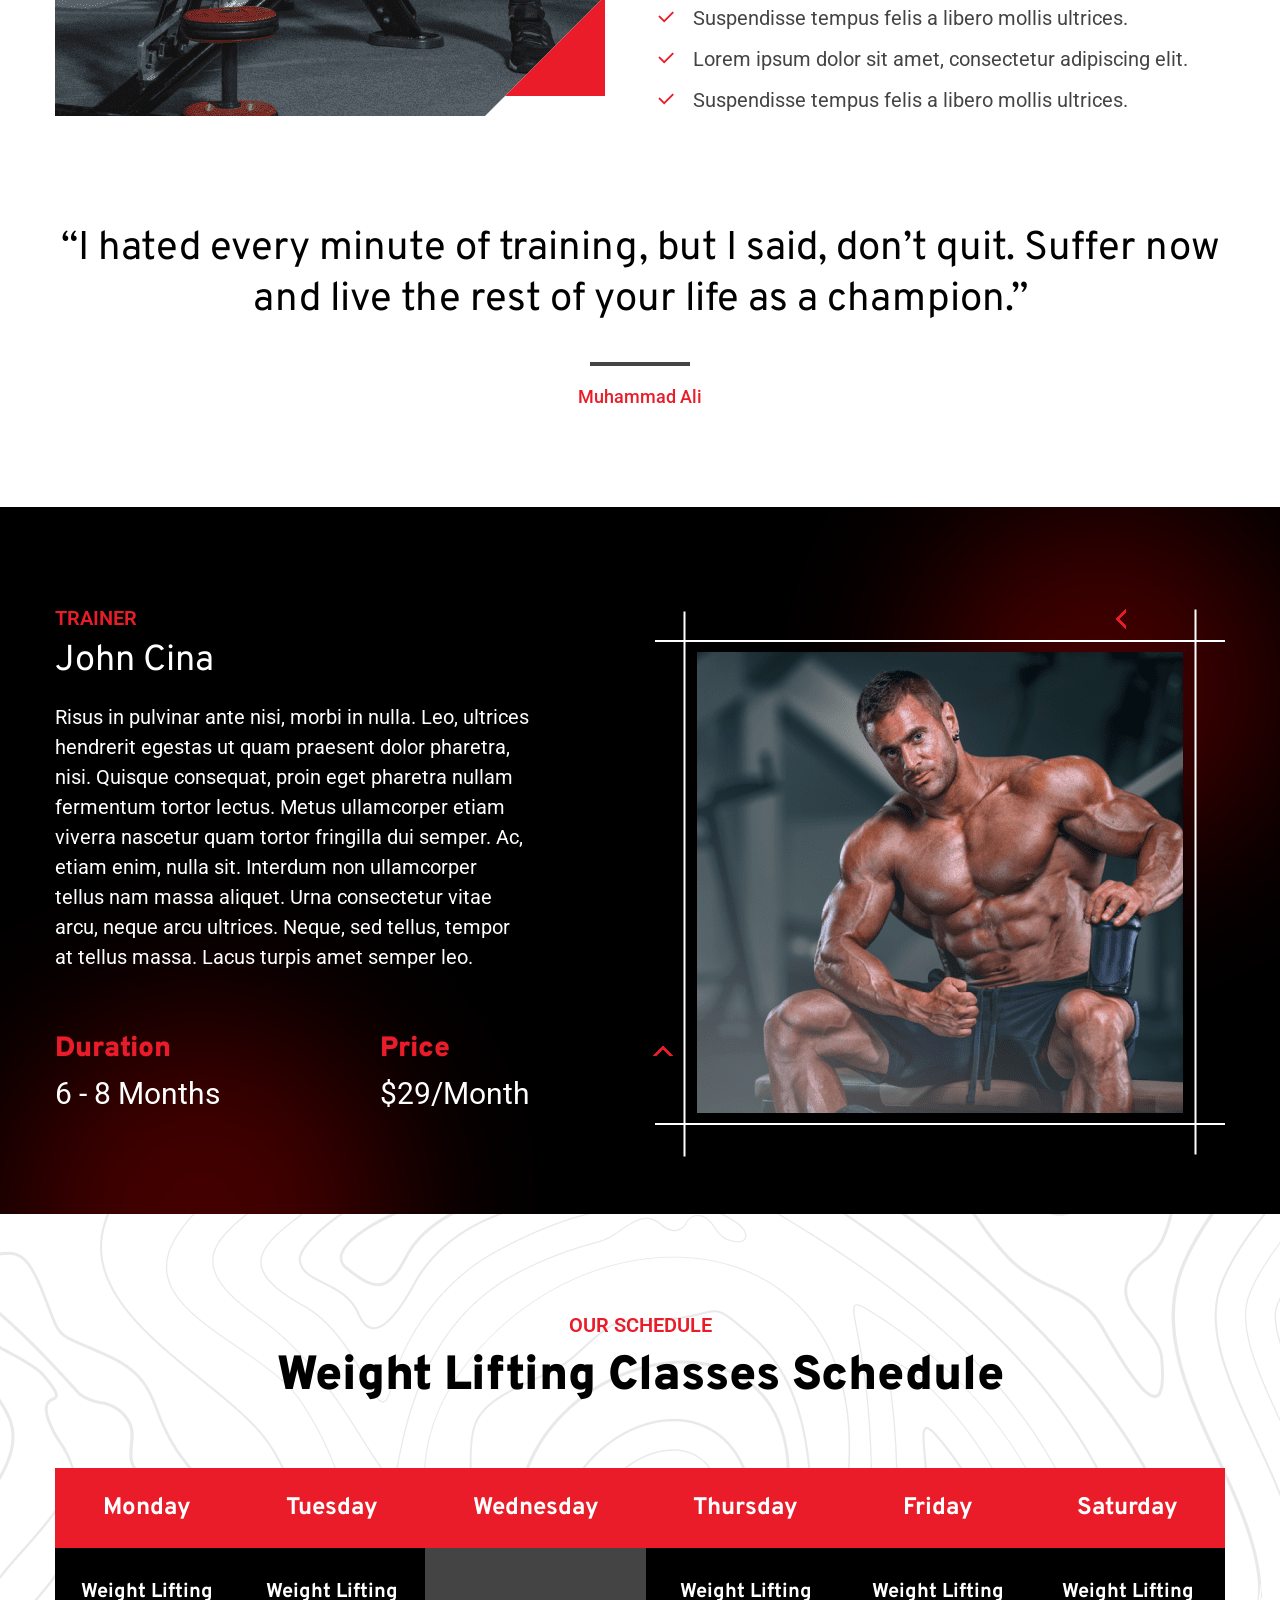
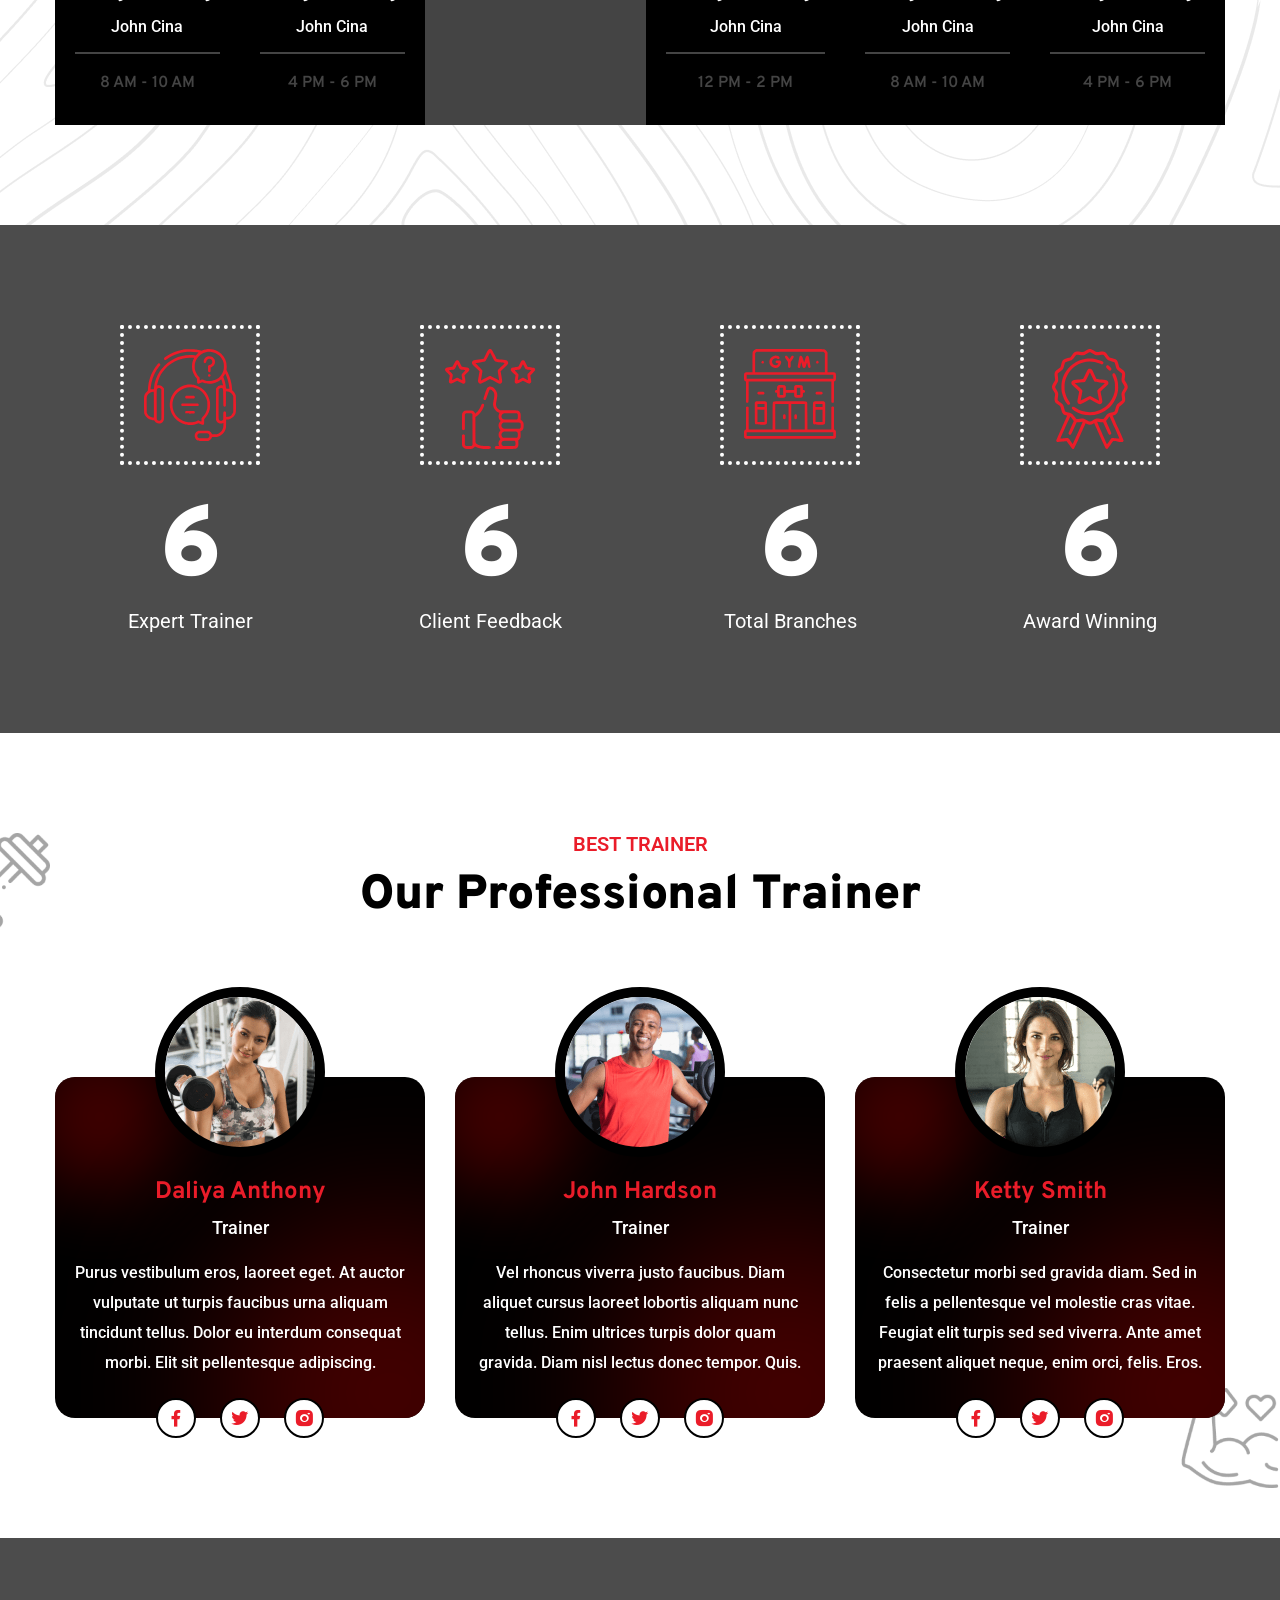
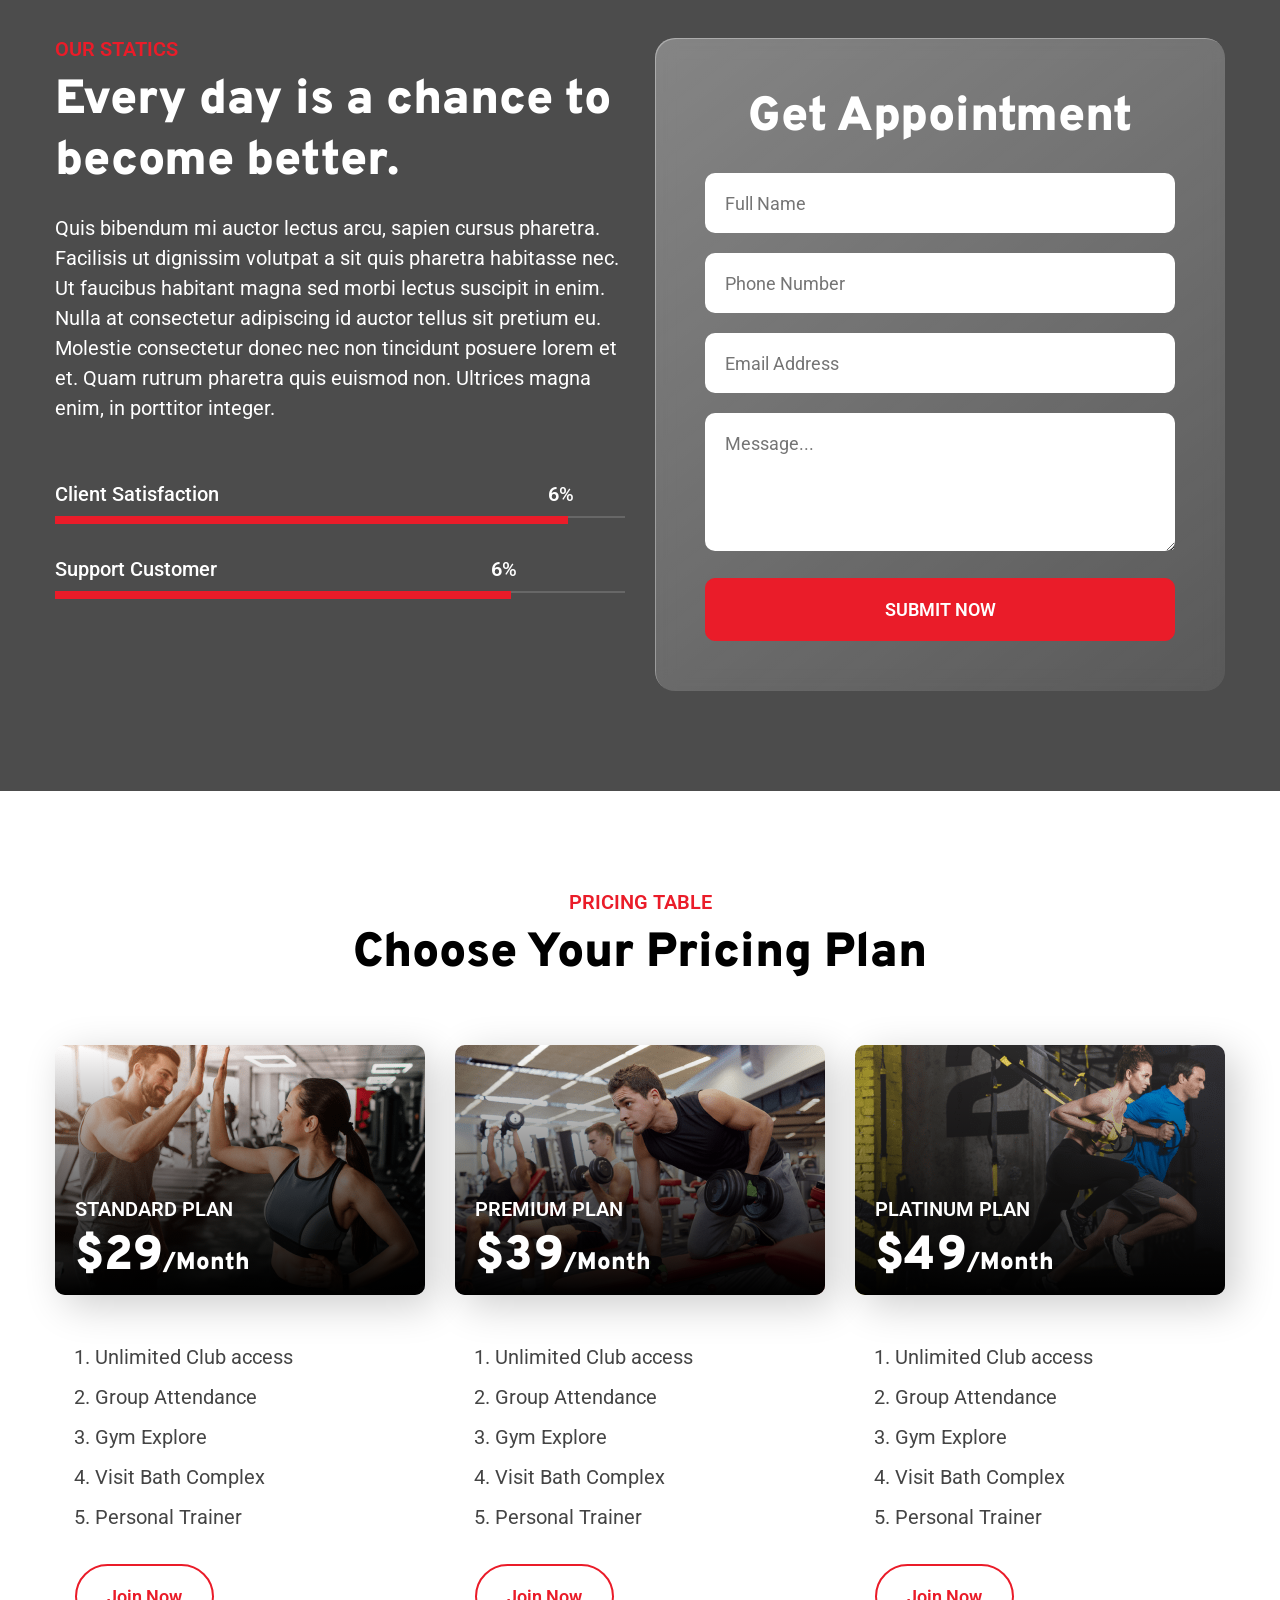
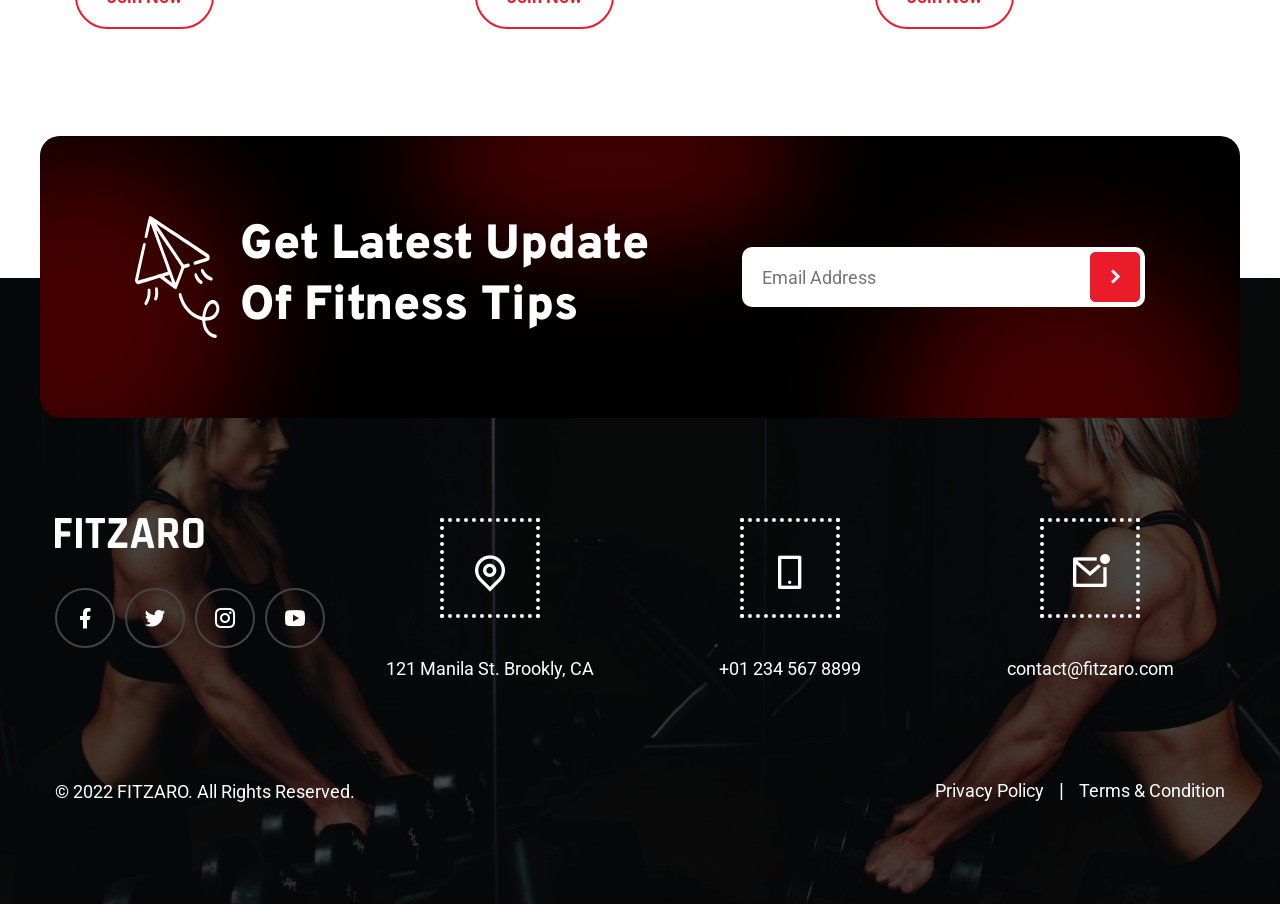
<file: weight_lifting.html>
<!DOCTYPE html>
<html lang="en" dir="ltr">

<!-- Mirrored from up2client.com/envato/fitzaro/weight_lifting.html by HTTrack Website Copier/3.x [XR&CO'2014], Sat, 11 Jul 2026 14:42:32 GMT -->
<head>
    <meta charset="utf-8">
    <meta http-equiv="X-UA-Compatible" content="IE=edge">
    <meta name="viewport" content="width=device-width, initial-scale=1, shrink-to-fit=no">
    <link href="assets/images/logo/fav-icon.png" rel="icon">
    <link rel="preconnect" href="https://fonts.googleapis.com/">
    <link rel="preconnect" href="https://fonts.gstatic.com/" crossorigin>
    <link href="https://fonts.googleapis.com/css2?family=Roboto:ital,wght@0,100;0,300;0,400;0,500;0,700;0,900;1,100;1,300;1,400;1,500;1,700;1,900&amp;family=Overpass:ital,wght@0,100;0,200;0,300;0,400;0,500;0,600;0,700;0,800;0,900;1,100;1,200;1,300;1,400;1,500;1,600;1,700;1,800;1,900&amp;display=swap" rel="stylesheet">
    <link rel="stylesheet" type="text/css" href="assets/css/all.min.css">
    <link rel="stylesheet" type="text/css" href="assets/css/bootstrap.min.css">
    <link rel="stylesheet" type="text/css" href="assets/css/all.html">
    <link rel="stylesheet" type="text/css" href="assets/css/animate.css">
    <link rel="stylesheet" type="text/css" href="assets/css/swiper.min.css"/>
    <link rel="stylesheet" type="text/css" href="assets/css/aos.css">
    <link rel="stylesheet" type="text/css" href="assets/css/custom.css">
    <link rel="stylesheet" type="text/css" href="services/css/service.css">
    <link rel="stylesheet" type="text/css" href="assets/css/media-query.css">
    <title>Fitzaro | Weight Lifting Page</title>
</head>

<body>

    <!-- Preloader -->
    <div class="preloader">
        <div class="loader">
            <div class="loader-inner"></div>
            <div class="loader-inner"></div>
        </div>
    </div>
    <!-- end Preloader -->

    <!-- Mouse Cursor Dragging Ball Start -->
    <div class="mouseCursor cursor-outer"></div>
    <div class="mouseCursor cursor-inner">view</div>
    <!-- Mouse Cursor Dragging Ball Ends -->
    
    <div id="wrap">

        <!-- start header -->
        <header class="header" id="header">
            <div class="navbar-header">
                <nav class="navbar_expand">
                    <div class="navbar_main">
                        <div class="navbar_panel">
                            <!--Navbar Toggle-->
                            <button class="navbar-toggle toggle-menu">
                                <span></span>
                            </button>
                            <!--Navbar Logo-->
                            <div class="navbar_brand">
                                <!--Logo-->
                                <a class="fitzaro_logo" href="index.html">
                                    <img src="assets/images/logo/logo.png" alt="Header Logo img" class="logo_dark img-fluid">
                                </a>
                            </div>
                        </div>
                        <div class="navbar_collapse">
                            <ul class="navbar_nav me-auto mb-2 mb-lg-0">
                                <li class="nav-item">
                                    <a class="nav-link" href="index.html">Home</a>
                                </li>
                                <li class="nav-item dropdown">
                                    <a class="nav-link active" href="javascript:void(0);">Services</a>
                                    <ul class="dropdown-menu">
                                        <li><a class="dropdown-item" href="weight_lifting.html">Weight Lifting</a></li>
                                        <li><a class="dropdown-item" href="aerobics.html">Aerobics</a></li>
                                        <li><a class="dropdown-item" href="cardio.html">Cardio</a></li>
                                        <li><a class="dropdown-item" href="boxing_punch.html">Boxing Punch</a></li>
                                        <li><a class="dropdown-item" href="power_yoga.html">Power Yoga</a></li>
                                        <li><a class="dropdown-item" href="zumba_class.html">Zumba Class</a></li>
                                    </ul>
                                </li>
                            </ul>
                        </div>
                        <button class="sidebar-toggle fixed-menu">
                            <span></span>
                        </button>
                    </div>
                </nav>
                <div class="sidebar-menu">
                    <div class="side_social_info">
                        <img src="assets/images/svg/watch.svg" alt="clock image" class="img-fluid">
                        <div class="time-schedule">
                            <div class="weekly-day">Mon - Fri</div>
                            <p class="m-0">7 AM - 10 PM</p>
                        </div>
                        <div class="time-schedule">
                            <div class="weekly-day">Sat - Sun</div>
                            <p class="m-0">7 AM - 2 PM</p>
                        </div>
                        <ul class="social_list">
                            <li><a href="tel:+012345678899">+01 234 567 8899</a></li>
                            <li class="mb-5"><a href="mailto:contact@fitzaro.com">contact@fitzaro.com</a></li>
                            <li><p class="m-0">121 Manila St. Brookly, CA</p></li>
                        </ul>
                    </div>
                    <div class="side_panel">
                        <ul class="list-social-ic">
                            <li><a class="icon ic-facebook" href="https://www.facebook.com/"><i class="ri-facebook-fill"></i></a></li>
                            <li><a class="icon ic-twitter" href="https://twitter.com/"><i class="ri-twitter-fill"></i></a></li>
                            <li><a class="icon ic-instgram" href="https://www.instagram.com/"><i class="ri-instagram-line"></i></a></li>
                            <li><a class="icon ic-youtube" href="https://www.youtube.com/"><i class="ri-youtube-fill"></i></a></li>
                        </ul>
                    </div>
                </div>
            </div>
        </header>
        <!-- end header -->

        <!-- start first section -->
        <section class="service_section social-triangle" style="background-image: url(services/images/banner/service_bg1.png);">
            <div class="parallax-overlay"></div>
            <div class="container">
                <div class="banner_content col-12 col-lg-9 col-md-10" data-aos="zoom-in" data-aos-duration="1000">
                    <img src="assets/images/svg/weight-white.svg" alt="Weight Lifting1" class="img-fluid exercise-img">
                    <h1 class="main_tiltle m-0">Weight Lifting</h1>
                    <p>Cras rhoncus ultrices ut condimentum mauris lacus. Felis sagittis tellus odio habitasse purus sed faucibus sit turpis. Massa commodo commodo mauris volutpat egestas nunc. Vestibulum hac.</p>
                    <a class="button fitzaro_btn" href="#appointment">Book Appointment</a>
                </div>
                <a href="#about" class="scroll-down">
                    <span class="scroll-arrow arrow1"></span>
                    <span class="scroll-arrow arrow2"></span>
                    <span class="scroll-arrow arrow3"></span>
                </a>
            </div>
            <div class="slide_social_ic" data-aos="fade-up-left" data-aos-duration="1000">
                <div class="triangle-1"></div>
                <div class="banner_social">
                    <a href="https://www.facebook.com/" target="_blank">FB</a>
                    <a href="https://www.instagram.com/" target="_blank">IG</a>
                    <a href="https://www.youtube.com/" target="_blank">YT</a>
                </div>
            </div>
        </section>
        <!-- end first section -->

        <!-- start About section -->
        <section class="about-section p-10 position-relative" id="about">
            <div class="background_shape animate-this">
                <img src="assets/images/svg/service-shape.svg" alt="service-shape image">
            </div>
            <div class="fitzaro_health">
                <div class="container">
                    <div class="row">
                        <div class="col-12 col-lg-6 col-md-6 about_img" data-aos="fade-right" data-aos-duration="1000">
                            <div class="service_img" data-aos="fade-right" data-aos-duration="1000">
                                <div class="triangle-top"></div>
                                <div class="triangle-bottom"></div>
                                <img src="services/images/about/about-img.png" alt="service image" class="img-fluid">
                            </div>
                        </div>
                        <div class="col-12 col-lg-6 col-md-6">
                            <div class="abo_content" data-aos="fade-left" data-aos-duration="1000">
                                <h2 class="main_heading m-0">Everybody wanna be a bodybuilder, but nobody wanna lift no heavy weight.</h2>
                                <p class="about_detail m-0">Quam tincidunt tellus massa adipiscing. Maecenas et sed euismod morbi habitasse ultrices pellentesque nisi. Pretium sapien nibh molestie dolor id. Dui vitae diam, nibh vel tincidunt. Turpis volutpat amet lacus pharetra. Risus feugiat laoreet amet habitant mattis feugiat sagittis, cursus.
                                    <br><br>Rhoncus sed urna orci vestibulum eu odio tempus, urna. Ipsum, amet massa ultricies molestie adipiscing in. Id augue sodales vivamus in at.</p>
                                    <div class="box_detail">
                                        <div class="list_icon">
                                            <i class="ri-check-line"></i>
                                            <p class="m-0 check_detail">Duis quis odio quis dui sagittis laoreet.</p>
                                        </div>
                                        <div class="list_icon">
                                            <i class="ri-check-line"></i>
                                            <p class="m-0 check_detail">Suspendisse tempus felis a libero mollis ultrices.</p>
                                        </div>
                                        <div class="list_icon">
                                            <i class="ri-check-line"></i>
                                            <p class="m-0 check_detail">Lorem ipsum dolor sit amet, consectetur adipiscing elit.</p>
                                        </div>
                                        <div class="list_icon">
                                            <i class="ri-check-line"></i>
                                            <p class="m-0 check_detail">Suspendisse tempus felis a libero mollis ultrices.</p>
                                        </div>
                                    </div>
                                </div>
                            </div>
                        </div>

                        <div class="row build_best" data-aos="zoom-in-up" data-aos-easing="linear" data-aos-duration="1000">
                            <div class="col-12">
                                <div class="head_review">“I hated every minute of training, but I said, don’t quit. Suffer now and live the rest of your life as a champion.”</div>
                                <p class="review_name">Muhammad Ali</p>
                            </div>
                        </div>
                    </div>
                </div>
            </section>
            <!-- end About section -->

            <!-- start video section -->
            <section class="fitzaro_video p-10" id="mission">
                <div class="container">
                    <div class="row">
                        <div class="col-12 col-lg-6 col-md-6">
                            <div class="video_info col-lg-10 col-md-12">
                                <span class="sub_heading">Trainer</span>
                                <h2 class="main_heading text-white m-0">John Cina</h2>
                                <p class="mb-60">Risus in pulvinar ante nisi, morbi in nulla. Leo, ultrices hendrerit egestas ut quam praesent dolor pharetra, nisi. Quisque consequat, proin eget pharetra nullam fermentum tortor lectus. Metus ullamcorper etiam viverra nascetur quam tortor fringilla dui semper. Ac, etiam enim, nulla sit. Interdum non ullamcorper tellus nam massa aliquet. Urna consectetur vitae arcu, neque arcu ultrices. Neque, sed tellus, tempor at tellus massa. Lacus turpis amet semper leo.</p>
                                <div class="trainer_detail">
                                    <div class="time_duration">
                                        <h3>Duration</h3>
                                        <div class="training_month">6 - 8 Months</div>
                                    </div>
                                    <div class="time_duration">
                                        <h3>Price</h3>
                                        <div class="training_month">$29/Month</div>
                                    </div>
                                </div>
                            </div>
                        </div>
                        <div class="col-12 col-lg-6 col-md-6 video_wrap" data-aos="fade-left" data-aos-duration="1000">
                            <div class="bg_image">
                                <div class="line-shapes">
                                    <div class="line-1"></div>
                                    <div class="line-2"></div>
                                    <div class="line-3"></div>
                                    <div class="line-4"></div>
                                </div>
                                <div class="right-arrow-grp">
                                    <div class="arrowSliding">
                                        <div class="arrow"></div>
                                    </div>
                                    <div class="arrowSliding delay1">
                                        <div class="arrow"></div>
                                    </div>
                                    <div class="arrowSliding delay2">
                                        <div class="arrow"></div>
                                    </div>
                                    <div class="arrowSliding delay3">
                                        <div class="arrow"></div>
                                    </div>
                                    <div class="arrowSliding delay4">
                                        <div class="arrow"></div>
                                    </div>
                                    <div class="arrowSliding delay5">
                                        <div class="arrow"></div>
                                    </div>
                                </div>
                                <div class="top-arrow-grp">
                                    <div class="slide-top">
                                        <div class="arrow"></div>
                                    </div>
                                    <div class="slide-top delaytime1">
                                        <div class="arrow"></div>
                                    </div>
                                    <div class="slide-top delaytime2">
                                        <div class="arrow"></div>
                                    </div>
                                    <div class="slide-top delaytime3">
                                        <div class="arrow"></div>
                                    </div>
                                    <div class="slide-top delaytime4">
                                        <div class="arrow"></div>
                                    </div>
                                    <div class="slide-top delaytime5">
                                        <div class="arrow"></div>
                                    </div>
                                </div>
                                <img src="services/images/trainer/trainer-img.png" alt="trainer image" class="video-img img-fluid">
                            </div>
                        </div>
                    </div>
                </div>
            </section>
            <!-- end video section -->

            <!-- start schedule section -->
            <section class="schedule_part p-10" id="classes">
                <div class="container">
                    <div class="schedule_start text-center mb-60">
                        <span class="sub_heading">Our Schedule</span>
                        <h2 class="m-0">Weight Lifting Classes Schedule</h2>
                    </div>
                    <div class="row">
                        <div class="col-lg-12">
                            <div class="gym_timetable" data-aos="zoom-in-up" data-aos-easing="linear" data-aos-duration="1000">
                                <div class="timetable-area table-responsive">
                                    <table class="table">
                                        <thead>
                                            <tr>
                                                <th>Monday</th>
                                                <th>Tuesday</th>
                                                <th>Wednesday</th>
                                                <th>Thursday</th>
                                                <th>Friday</th>
                                                <th>Saturday</th>
                                            </tr>
                                        </thead>
                                        <tbody>
                                            <tr>
                                                <td class="body_detail">
                                                    <div class="tabel_content">
                                                        <h3>Weight Lifting</h3>
                                                        <span>John Cina</span>
                                                        <div class="schedule_time">
                                                            <h4>8 AM - 10 AM</h4>
                                                        </div>
                                                    </div>
                                                    <img src="assets/images/schedule/weight-1.png" alt="weight-1 image" class="img-fluid time-image">
                                                </td>
                                                <td class="body_detail">
                                                    <div class="tabel_content">
                                                        <h3>Weight Lifting</h3>
                                                        <span>John Cina</span>
                                                        <div class="schedule_time">
                                                            <h4>4 PM - 6 PM</h4>
                                                        </div>
                                                    </div>
                                                    <img src="assets/images/schedule/weight-1.png" alt="weight-1 image" class="img-fluid time-image">
                                                </td>
                                                <td></td>
                                                <td class="body_detail">
                                                    <div class="tabel_content">
                                                        <h3>Weight Lifting</h3>
                                                        <span>John Cina</span>
                                                        <div class="schedule_time">
                                                            <h4>12 PM - 2 PM</h4>
                                                        </div>
                                                    </div>
                                                    <img src="assets/images/schedule/weight-1.png" alt="weight-1 image" class="img-fluid time-image">
                                                </td>
                                                <td class="body_detail">
                                                    <div class="tabel_content">
                                                        <h3>Weight Lifting</h3>
                                                        <span>John Cina</span>
                                                        <div class="schedule_time">
                                                            <h4>8 AM - 10 AM</h4>
                                                        </div>
                                                    </div>
                                                    <img src="assets/images/schedule/weight-1.png" alt="weight-1 image" class="img-fluid time-image">
                                                </td>
                                                <td class="body_detail">
                                                    <div class="tabel_content">
                                                        <h3>Weight Lifting</h3>
                                                        <span>John Cina</span>
                                                        <div class="schedule_time">
                                                            <h4>4 PM - 6 PM</h4>
                                                        </div>
                                                    </div>
                                                    <img src="assets/images/schedule/weight-1.png" alt="weight-1 image" class="img-fluid time-image">
                                                </td>
                                            </tr>
                                        </tbody>
                                    </table>
                                </div>
                            </div>
                        </div>
                    </div>
                </div>
            </section>
            <!-- end schedule section -->

            <!-- start Countdown section -->
            <section class="fitzaro_coundown p-10" id="countdown">
                <div class="parallax-overlay"></div>
                <div class="container">
                    <div class="row">
                        <div class="col-12 col-sm-6 col-lg-3">
                            <div class="countdown_formula text-center" data-aos="flip-up" data-aos-easing="linear" data-aos-duration="1000">
                                <div class="counter_image">
                                    <img src="assets/images/svg/headphone.svg" alt="Headphone image" class="img-fluid">
                                </div>
                                <h4 class="m-0"><span class="coundown-number" data-number="80">80</span></h4>
                                <div class="sub_info">Expert Trainer</div>
                            </div>
                        </div>
                        <div class="col-12 col-sm-6 col-lg-3">
                            <div class="countdown_formula text-center" data-aos="flip-up" data-aos-easing="linear" data-aos-duration="1000">
                                <div class="counter_image">
                                    <img src="assets/images/svg/rating.svg" alt="Rating image" class="img-fluid">
                                </div>
                                <h4 class="m-0"><span class="coundown-number" data-number="120">120</span></h4>
                                <div class="sub_info">Client Feedback</div>
                            </div>
                        </div>
                        <div class="col-12 col-sm-6 col-lg-3">
                            <div class="countdown_formula text-center" data-aos="flip-up" data-aos-easing="linear" data-aos-duration="1000">
                                <div class="counter_image">
                                    <img src="assets/images/svg/gym.svg" alt="Gym image" class="img-fluid">
                                </div>
                                <h4 class="m-0"><span class="coundown-number" data-number="100">100</span></h4>
                                <div class="sub_info">Total Branches</div>
                            </div>
                        </div>
                        <div class="col-12 col-sm-6 col-lg-3">
                            <div class="countdown_formula text-center" data-aos="flip-up" data-aos-easing="linear" data-aos-duration="1000">
                                <div class="counter_image">
                                    <img src="assets/images/svg/winning.svg" alt="Winning image" class="img-fluid">
                                </div>
                                <h4 class="m-0"><span class="coundown-number" data-number="70">70</span></h4>
                                <div class="sub_info">Award Winning</div>
                            </div>
                        </div>
                    </div>
                </div>
            </section>
            <!-- end countdown section -->

            <!-- start trainer section -->
            <section class="best-trainer p-10" id="trainer">
                <div class="img-shape1">
                    <img src="assets/images/trainer/gym-img.png" alt="gym-image" class="img-fluid">
                </div>
                <div class="img-shape2">
                    <img src="assets/images/trainer/muscle-img.png" alt="muscle-img" class="img-fluid">
                </div>
                <div class="container">
                    <div class="trainer-data text-center mb-60">
                        <span class="sub_heading">Best Trainer</span>
                        <h2 class="m-0">Our Professional Trainer</h2>
                        <h3 class="d-none">Hidden</h3>
                    </div>
                    <div class="trainer_slider" data-aos="zoom-in" data-aos-easing="linear" data-aos-duration="1000">
                        <div class="swiper-wrapper">
                            <div class="team-box text-center swiper-slide">
                                <div class="border-shape">
                                    <img src="assets/images/trainer/trainer-img1.png" alt="Trainer image1" class="img-fluid">
                                </div>
                                <div class="box-inner">
                                    <h4 class="d-none">Hidden</h4>
                                    <h5 class="trainer-name m-0">Daliya Anthony</h5>
                                    <p class="designation m-0">Trainer</p>
                                    <p class="trainer-detail m-0">Purus vestibulum eros, laoreet eget. At auctor vulputate ut turpis faucibus urna aliquam tincidunt tellus. Dolor eu interdum consequat morbi. Elit sit pellentesque adipiscing.</p>
                                </div>
                                <ul class="team-social">
                                    <li class="ic-list">
                                        <a href="https://www.facebook.com/"><i class="ri-facebook-fill"></i></a>
                                    </li>
                                    <li class="ic-list">
                                        <a href="https://twitter.com/"><i class="ri-twitter-fill"></i></a>
                                    </li>
                                    <li class="ic-list">
                                        <a href="https://www.instagram.com/"><i class="ri-instagram-fill"></i></a>
                                    </li>
                                </ul>
                            </div>
                            <div class="team-box text-center swiper-slide">
                                <div class="border-shape">
                                    <img src="assets/images/trainer/trainer-img2.png" alt="Trainer image2" class="img-fluid">
                                </div>
                                <div class="box-inner">
                                    <h5 class="trainer-name m-0">John Hardson</h5>
                                    <p class="designation m-0">Trainer</p>
                                    <p class="trainer-detail m-0">Vel rhoncus viverra justo faucibus. Diam aliquet cursus laoreet lobortis aliquam nunc tellus. Enim ultrices turpis dolor quam gravida. Diam nisl lectus donec tempor. Quis.</p>
                                </div>
                                <ul class="team-social">
                                    <li class="ic-list">
                                        <a href="https://www.facebook.com/"><i class="ri-facebook-fill"></i></a>
                                    </li>
                                    <li class="ic-list">
                                        <a href="https://twitter.com/"><i class="ri-twitter-fill"></i></a>
                                    </li>
                                    <li class="ic-list">
                                        <a href="https://www.instagram.com/"><i class="ri-instagram-fill"></i></a>
                                    </li>
                                </ul>
                            </div>
                            <div class="team-box text-center swiper-slide">
                                <div class="border-shape">
                                    <img src="assets/images/trainer/trainer-img3.png" alt="Trainer image3" class="img-fluid">
                                </div>
                                <div class="box-inner">
                                    <h5 class="trainer-name m-0">Ketty Smith</h5>
                                    <p class="designation m-0">Trainer</p>
                                    <p class="trainer-detail m-0">Consectetur morbi sed gravida diam. Sed in felis a pellentesque vel molestie cras vitae. Feugiat elit turpis sed sed viverra. Ante amet praesent aliquet neque, enim orci, felis. Eros.</p>
                                </div>
                                <ul class="team-social">
                                    <li class="ic-list">
                                        <a href="https://www.facebook.com/"><i class="ri-facebook-fill"></i></a>
                                    </li>
                                    <li class="ic-list">
                                        <a href="https://twitter.com/"><i class="ri-twitter-fill"></i></a>
                                    </li>
                                    <li class="ic-list">
                                        <a href="https://www.instagram.com/"><i class="ri-instagram-fill"></i></a>
                                    </li>
                                </ul>
                            </div>
                            <div class="team-box text-center swiper-slide">
                                <div class="border-shape">
                                    <img src="assets/images/trainer/trainer-img4.png" alt="Trainer image4" class="img-fluid">
                                </div>
                                <div class="box-inner">
                                    <h5 class="trainer-name m-0">Lipsa Smith</h5>
                                    <p class="designation m-0">Trainer</p>
                                    <p class="trainer-detail m-0">Consectetur morbi sed gravida diam. Sed in felis a pellentesque vel molestie cras vitae. Feugiat elit turpis sed sed viverra. Ante amet praesent aliquet neque, enim orci, felis. Eros.</p>
                                </div>
                                <ul class="team-social">
                                    <li class="ic-list">
                                        <a href="https://www.facebook.com/"><i class="ri-facebook-fill"></i></a>
                                    </li>
                                    <li class="ic-list">
                                        <a href="https://twitter.com/"><i class="ri-twitter-fill"></i></a>
                                    </li>
                                    <li class="ic-list">
                                        <a href="https://www.instagram.com/"><i class="ri-instagram-fill"></i></a>
                                    </li>
                                </ul>
                            </div>
                            <div class="team-box text-center swiper-slide">
                                <div class="border-shape">
                                    <img src="assets/images/trainer/trainer-img5.png" alt="Trainer image5" class="img-fluid">
                                </div>
                                <div class="box-inner">
                                    <h5 class="trainer-name m-0">Ali Shah</h5>
                                    <p class="designation m-0">Trainer</p>
                                    <p class="trainer-detail m-0">Consectetur morbi sed gravida diam. Sed in felis a pellentesque vel molestie cras vitae. Feugiat elit turpis sed sed viverra. Ante amet praesent aliquet neque, enim orci, felis. Eros.</p>
                                </div>
                                <ul class="team-social">
                                    <li class="ic-list">
                                        <a href="https://www.facebook.com/"><i class="ri-facebook-fill"></i></a>
                                    </li>
                                    <li class="ic-list">
                                        <a href="https://twitter.com/"><i class="ri-twitter-fill"></i></a>
                                    </li>
                                    <li class="ic-list">
                                        <a href="https://www.instagram.com/"><i class="ri-instagram-fill"></i></a>
                                    </li>
                                </ul>
                            </div>
                        </div>
                    </div>
                </div>
            </section>
            <!-- end trainer section -->

            <!-- start appoinment section -->
            <section class="appointment_section p-10 reveal" id="appointment">
                <div class="parallax-overlay"></div>
                <div class="container">
                    <div class="row">
                        <div class="col-12 col-lg-6 col-md-6">
                            <div class="static_content">
                                <span class="sub_heading">Our Statics</span>
                                <h2 class="text-white main_heading m-0">Every day is a chance to become better.</h2>
                                <p class="text-white mb-60">Quis bibendum mi auctor lectus arcu, sapien cursus pharetra. Facilisis ut dignissim volutpat a sit quis pharetra habitasse nec. Ut faucibus habitant magna sed morbi lectus suscipit in enim. Nulla at consectetur adipiscing id auctor tellus sit pretium eu. Molestie consectetur donec nec non tincidunt posuere lorem et et. Quam rutrum pharetra quis euismod non. Ultrices magna enim, in porttitor integer.</p>
                                <div class="skill_bar">
                                    <div class="progress-counter">
                                        <p class="progress-title text-start">Client Satisfaction</p>
                                        <div class="progress-value" style="left:90%;"><span class="count coundown-number text-white" data-number="90">90</span>%</div>
                                        <div class="skil-progressbar"><span style="width:90%;"></span></div>
                                    </div>
                                    <div class="progress-counter">
                                        <p class="progress-title text-start">Support Customer</p>
                                        <div class="progress-value" style="left:80%;"><span class="count coundown-number text-white" data-number="80">80</span>%</div>
                                        <div class="skil-progressbar"><span style="width:80%;"></span></div>
                                    </div>
                                </div>
                            </div>  
                        </div>
                        <div class="col-12 col-lg-6 col-md-6">
                            <div class="appointment_form" data-aos="fade-left" data-aos-duration="1000">
                                <div class="get_title">
                                    <h2 class="m-0 text-center text-white mb-4">Get Appointment</h2>
                                </div>
                                <form class="form_start">
                                    <div class="row">
                                        <div class="col-12">
                                            <div class="input_area">
                                                <input type="text" name="Full Name" class="inputt-text" placeholder="Full Name" required="">
                                            </div>
                                        </div>
                                        <div class="col-12">
                                            <div class="input_area">
                                                <input type="text" name="Phone Number" class="inputt-text" placeholder="Phone Number" required="">
                                            </div>
                                        </div>
                                        <div class="col-12">
                                            <div class="input_area">
                                                <input type="email" name="Email Address" class="inputt-text" placeholder="Email Address" required="">
                                            </div>
                                        </div>
                                        <div class="col-12">
                                            <div class="input_area">
                                                <textarea class="inputt-text" placeholder="Message..."></textarea>
                                            </div>
                                        </div>
                                        <div class="col-12">
                                            <div class="input_area mb-0">
                                                <button type="submit" class="button fitzaro_btn">Submit Now</button>
                                            </div>
                                        </div>
                                    </div>
                                </form>
                            </div>
                        </div>
                    </div>
                </div>
            </section>
            <!-- end appoinment section -->

            <!-- start price section -->
            <section class="fitzaro-table p-10" id="price">
                <div class="container">
                    <div class="table_heading text-center">
                        <span class="sub_heading">Pricing Table</span>
                        <h2 class="mb-60">Choose Your Pricing Plan</h2>
                    </div>
                    <div class="row" data-aos="fade-up" data-aos-easing="linear" data-aos-duration="1000">
                        <div class="col-12 col-lg-4 col-md-4">
                            <div class="pricing_data">
                                <div class="table_img">
                                    <img src="assets/images/pricing/pricing-img1.png" alt="pricing1-image" class="img-fluid">
                                </div>
                                <div class="price-data">
                                    <span>STANDARD PLAN</span>
                                    <h3 class="m-0">$29<span class="month-text">/Month</span></h3>
                                </div>
                            </div>
                            <div class="inn-price-plan">
                                <ol class="price_list">
                                    <li>Unlimited Club access</li>
                                    <li>Group Attendance</li>
                                    <li>Gym Explore</li>
                                    <li>Visit Bath Complex</li>
                                    <li>Personal Trainer</li>
                                </ol>
                                <a class="button fitzaro_btn" href="javascript:void(0);">Join Now</a>
                            </div>
                        </div>
                        <div class="col-12 col-lg-4 col-md-4">
                            <div class="pricing_data">
                                <div class="table_img">
                                    <img src="assets/images/pricing/pricing-img2.png" alt="pricing2-image" class="img-fluid">
                                </div>
                                <div class="price-data">
                                    <span>PREMIUM PLAN</span>
                                    <h3 class="m-0">$39<span class="month-text">/Month</span></h3>
                                </div>
                            </div>
                            <div class="inn-price-plan">
                                <ol class="price_list">
                                    <li>Unlimited Club access</li>
                                    <li>Group Attendance</li>
                                    <li>Gym Explore</li>
                                    <li>Visit Bath Complex</li>
                                    <li>Personal Trainer</li>
                                </ol>
                                <a class="button fitzaro_btn" href="javascript:void(0);">Join Now</a>
                            </div>
                        </div>
                        <div class="col-12 col-lg-4 col-md-4">
                            <div class="pricing_data">
                                <div class="table_img">
                                    <img src="assets/images/pricing/pricing-img3.png" alt="pricing3-image" class="img-fluid">
                                </div>
                                <div class="price-data">
                                    <span>PLATINUM PLAN</span>
                                    <h3 class="m-0">$49<span class="month-text">/Month</span></h3>
                                </div>
                            </div>
                            <div class="inn-price-plan">
                                <ol class="price_list">
                                    <li>Unlimited Club access</li>
                                    <li>Group Attendance</li>
                                    <li>Gym Explore</li>
                                    <li>Visit Bath Complex</li>
                                    <li>Personal Trainer</li>
                                </ol>
                                <a class="button fitzaro_btn" href="javascript:void(0);">Join Now</a>
                            </div>
                        </div>
                    </div>
                </div>
            </section>
            <!-- end price section -->

            <!-- start subscribe section -->
            <section class="newsletter_subscribe" id="contact">
                <div class="container">
                    <div class="row fitness-update" data-aos="fade-up" data-aos-easing="linear" data-aos-duration="1000">
                        <div class="col-12 col-lg-7">
                            <div class="reboot-img d-flex">
                                <img src="assets/images/svg/paper-plane.svg" alt="Paper-plane" class="img-fluid">
                                <h2 class="m-0 text-white">Get Latest Update Of Fitness Tips</h2>
                            </div>
                        </div>
                        <div class="col-12 col-lg-5">
                            <form class="footer_subscribe_box">
                                <input type="email" class="subscribe-control" placeholder="Email Address">
                                <button type="submit" class="fitzaro_btn subscribe-btn"><i class="ri-arrow-right-s-line"></i></button>
                            </form>
                        </div>
                    </div>
                </div>
            </section>
            <!-- end subscribe section -->

            <!-- start footer section -->
            <footer class="footer" id="footer">
                <div class="parallax-overlay"></div>
                <div class="container">
                    <div class="main-footer">
                        <div class="row">
                            <div class="col-12 col-md-12 col-lg-3">
                                <div class="footer_first_row">
                                    <img src="assets/images/logo/footer-logo.png" alt="Footer Logo Image" class="img-fluid">
                                    <div class="footer-social-list">
                                        <a href="https://www.facebook.com/" class="facebook-ic"><i class="ri-facebook-fill icons"></i></a>
                                        <a href="https://twitter.com/" class="twitter-ic"><i class="ri-twitter-fill icons"></i></a>
                                        <a href="https://www.instagram.com/" class="instagram-ic"><i class="ri-instagram-line icons"></i></a>
                                        <a href="https://www.youtube.com/" class="youtube-ic"><i class="ri-youtube-fill icons"></i></a>
                                    </div>
                                </div>
                            </div>
                            <div class="col-12 col-md-4 col-lg-3">
                                <div class="footer_second_row locate_places text-center">
                                    <div class="place_detail">
                                        <i class="ri-map-pin-line"></i>
                                    </div>
                                    <p>121 Manila St. Brookly, CA</p>
                                </div>
                            </div>
                            <div class="col-12 col-md-4 col-lg-3">
                                <div class="footer_third_row locate_places text-center">
                                    <div class="place_detail">
                                        <i class="ri-smartphone-line"></i>
                                    </div>
                                    <p><a href="tel:+012345678899">+01 234 567 8899</a></p>
                                </div>
                            </div>
                            <div class="col-12 col-md-4 col-lg-3">
                                <div class="footer_forth_row locate_places text-center">
                                    <div class="place_detail">
                                        <i class="ri-mail-unread-line"></i>
                                    </div>
                                    <p><a href="mailto:contact@fitzaro.com">contact@fitzaro.com</a></p>
                                </div>
                            </div>
                        </div>
                    </div>
                    <div class="sub-footer">
                        <div class="footer-copyright">
                            <p class="m-0">&copy; 2022 FITZARO. All Rights Reserved.</p>
                        </div>
                        <div class="copyright_privacy">
                            <a href="javascript:void(0);">Privacy Policy</a><span>|</span><a href="javascript:void(0);">Terms & Condition</a>
                        </div>
                    </div>
                </div>
            </footer>
            <!-- end footer section -->

            <!-- video modal -->
            <div class="modal fade video_modal" id="exampleModal" tabindex="-1" aria-hidden="true" style="display: none;">
                <div class="modal-dialog modal-dialog-centered">
                    <div class="modal-content">
                        <div class="modal-header">
                            <button type="button" class="btn-close" data-bs-dismiss="modal" aria-label="Close"></button>
                        </div>
                        <div class="modal-body">
                            <video width="727" height="410" controls="" autoplay=""><source src="assets/video/gym_video.mp4" type="video/mp4">
                            </video> 
                        </div>
                    </div>
                </div>
            </div>

            <!-- scroll bottom-top  -->
            <div class="scroll-top">
                <svg class="border-circle svg-inner" width="100%" height="100%" viewBox="-1 -1 102 102">
                    <path d="M50,1 a49,49 0 0,1 0,98 a49,49 0 0,1 0,-98"></path>
                </svg>
            </div>

        </div>

        <script src="assets/js/jquery-min-3.6.0.js"></script>
        <script src="assets/js/bootstrap.bundle.min.js"></script>
        <script src="assets/js/swiper.min.js"></script>
        <script src="assets/js/all.html"></script>
        <script src="assets/js/aos.js"></script>
        <script src="assets/js/tilt.min.js"></script>
        <script src="assets/js/custom.js"></script>

    </body>

    
<!-- Mirrored from up2client.com/envato/fitzaro/weight_lifting.html by HTTrack Website Copier/3.x [XR&CO'2014], Sat, 11 Jul 2026 14:42:33 GMT -->
</html>
</file>
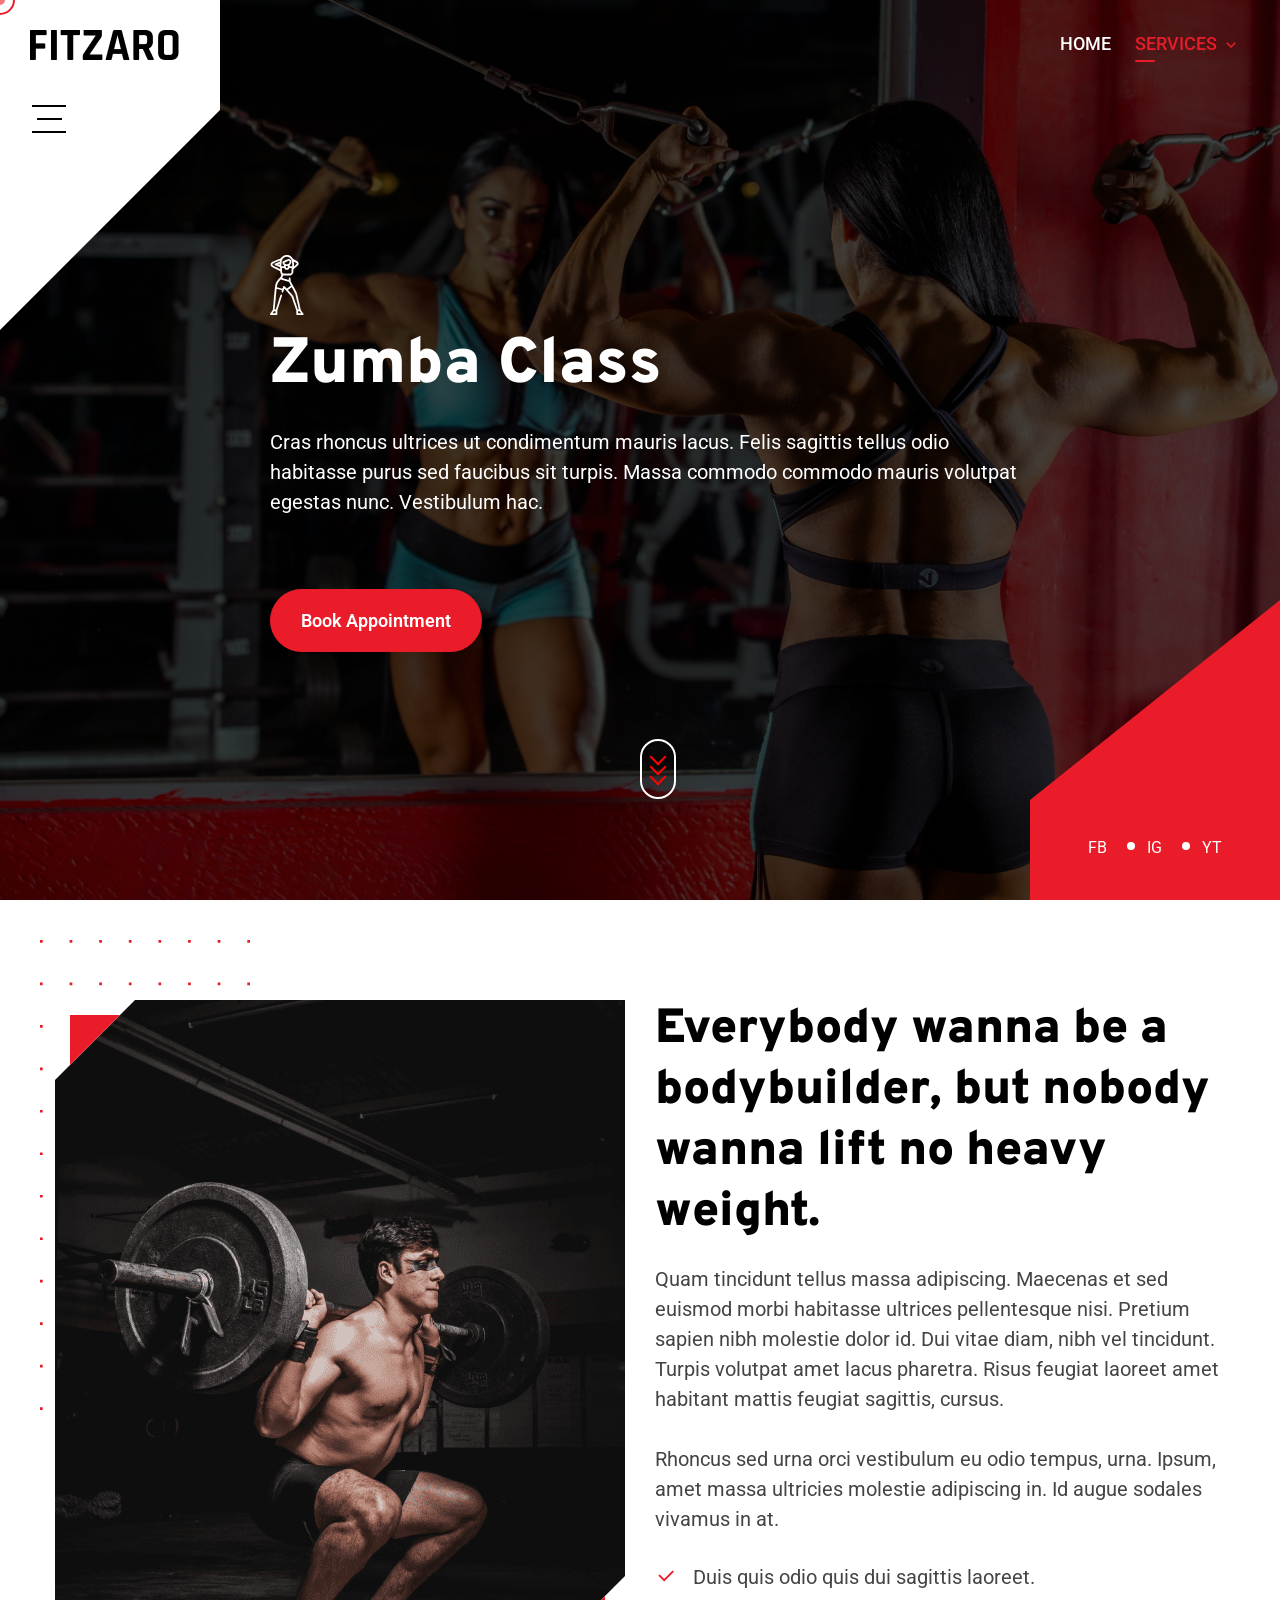
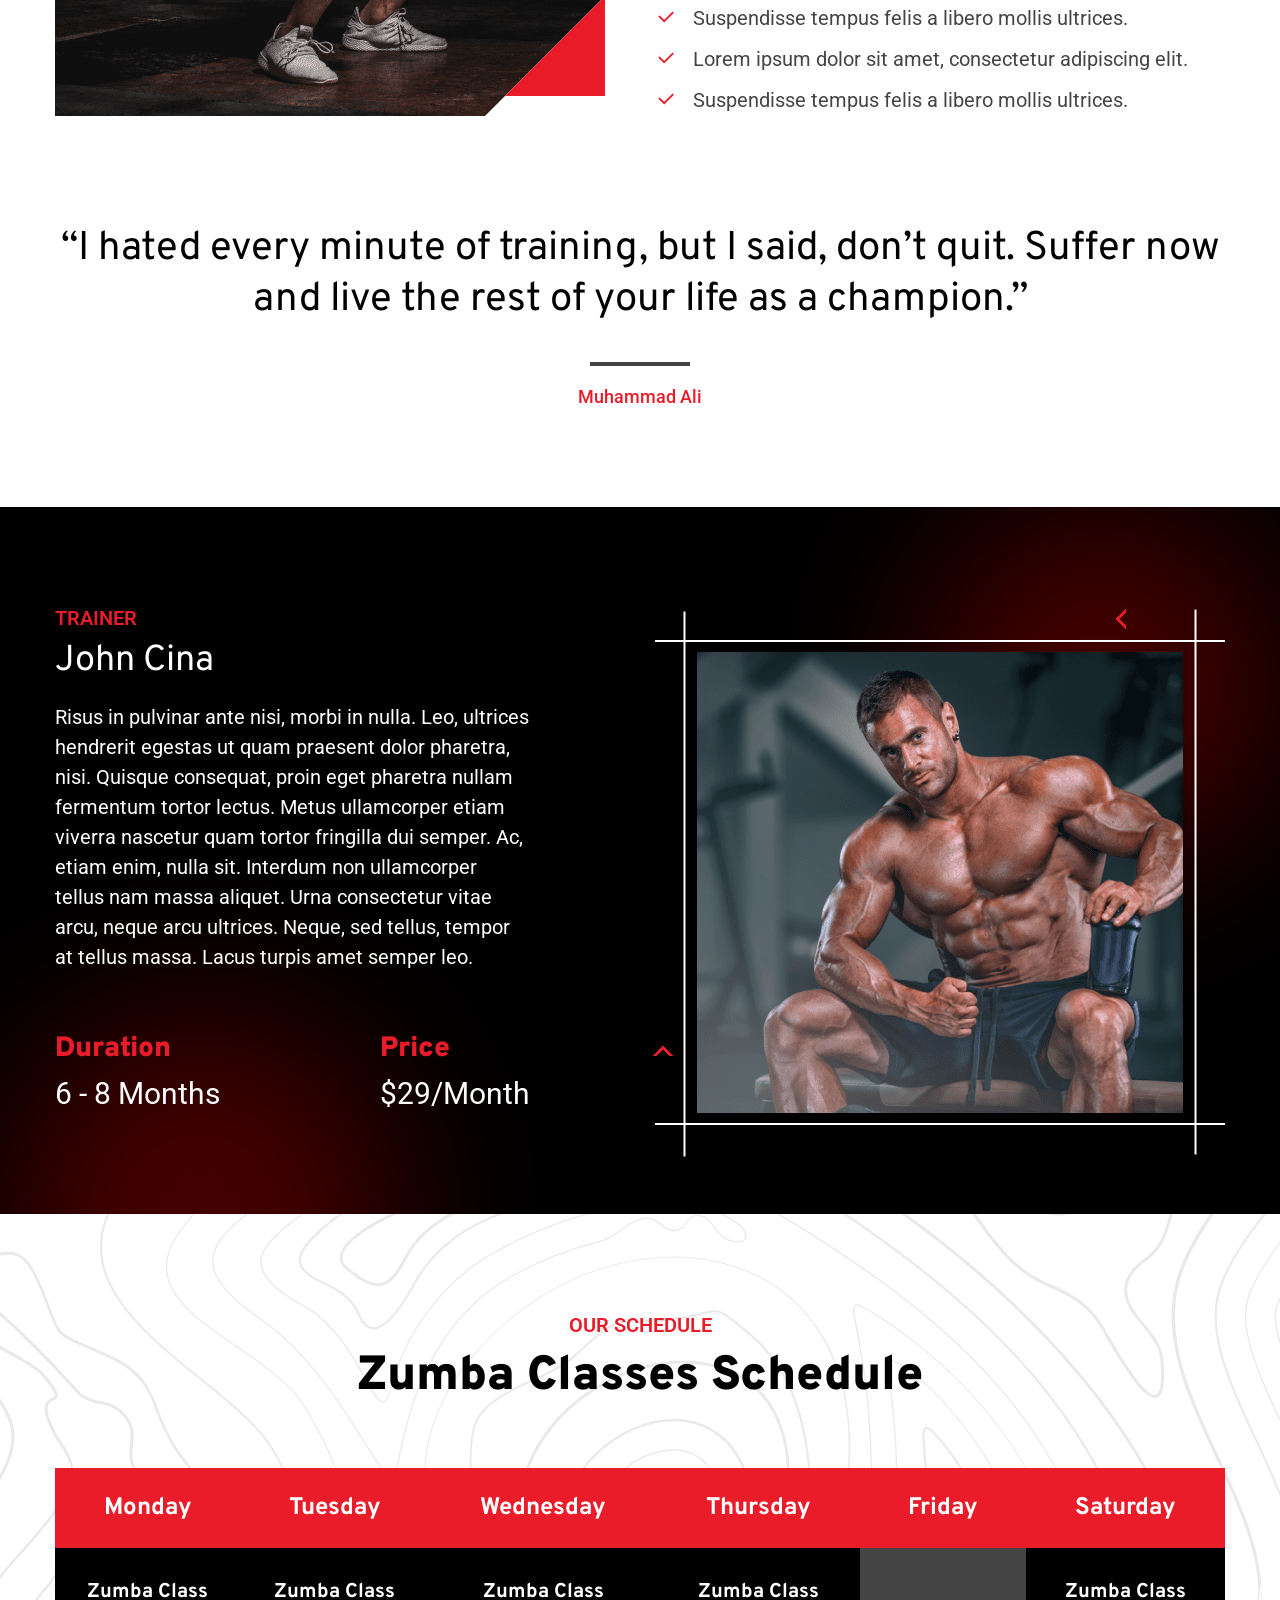
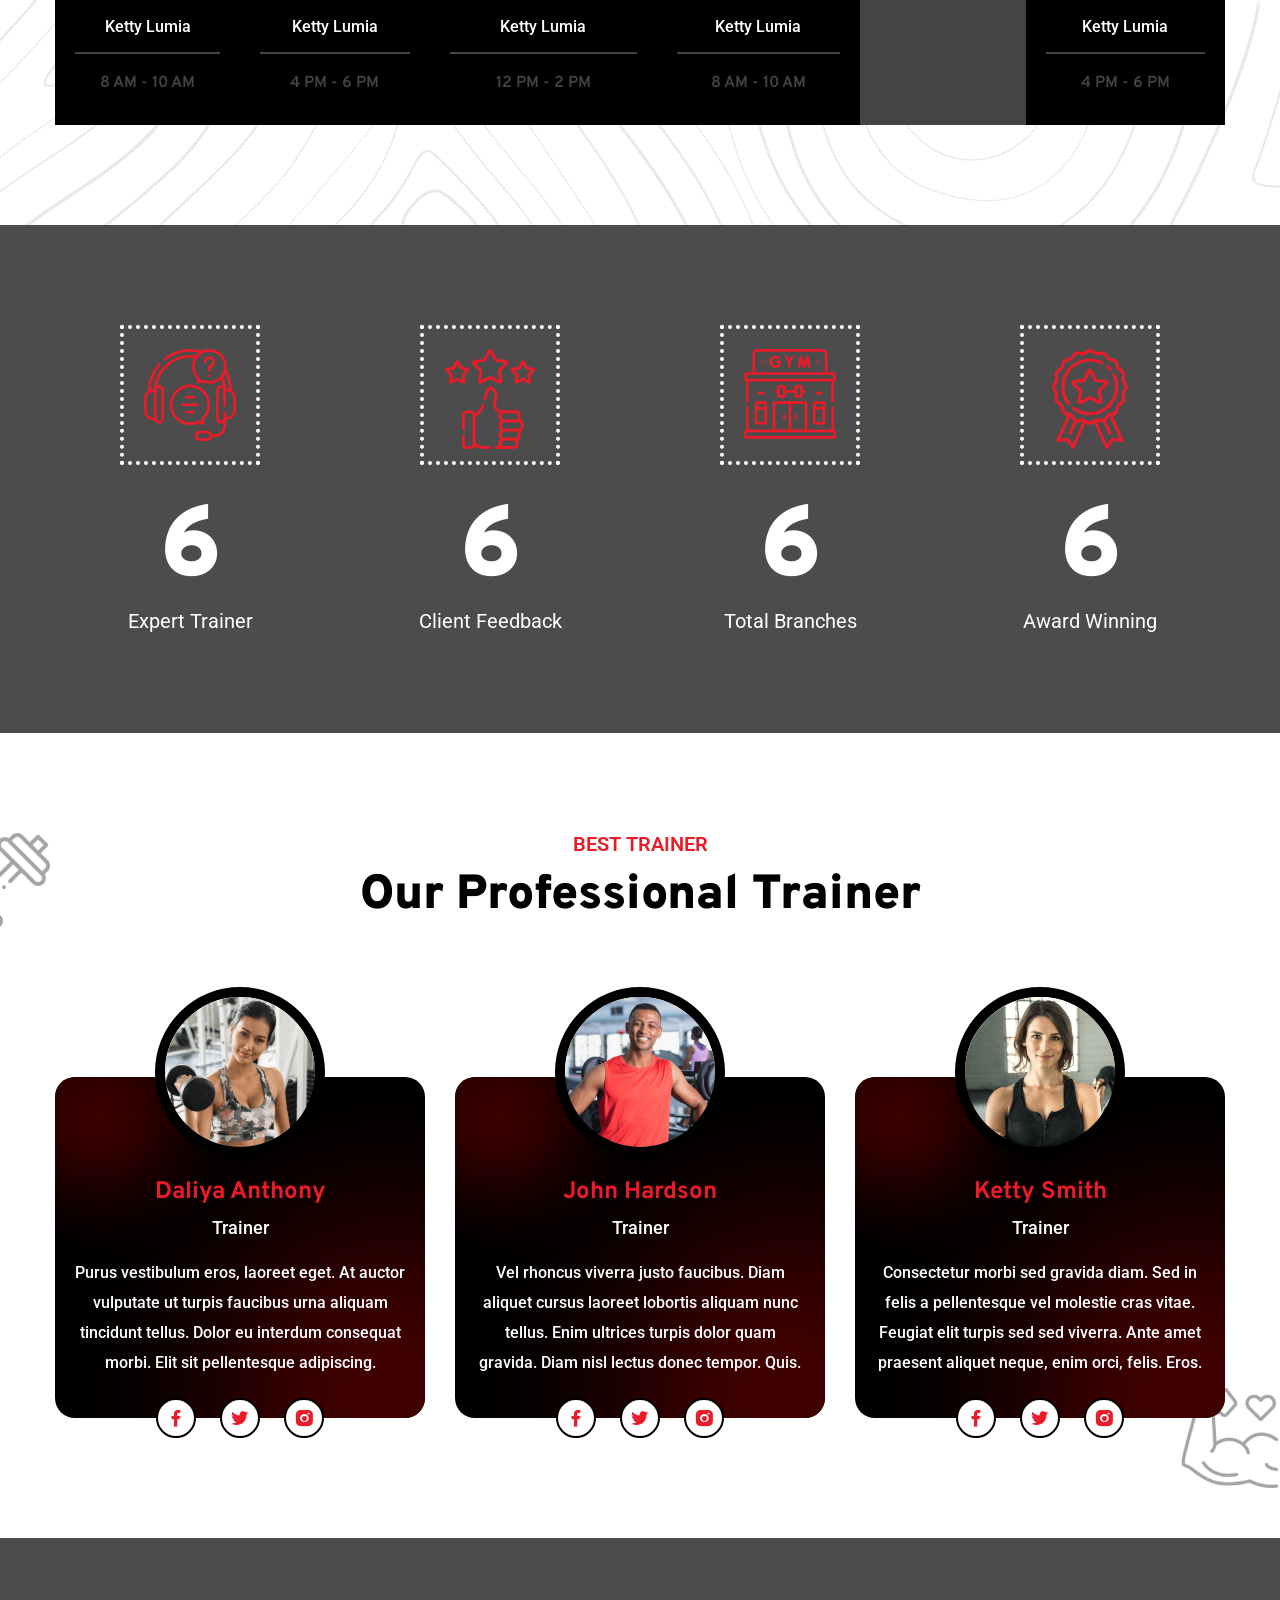
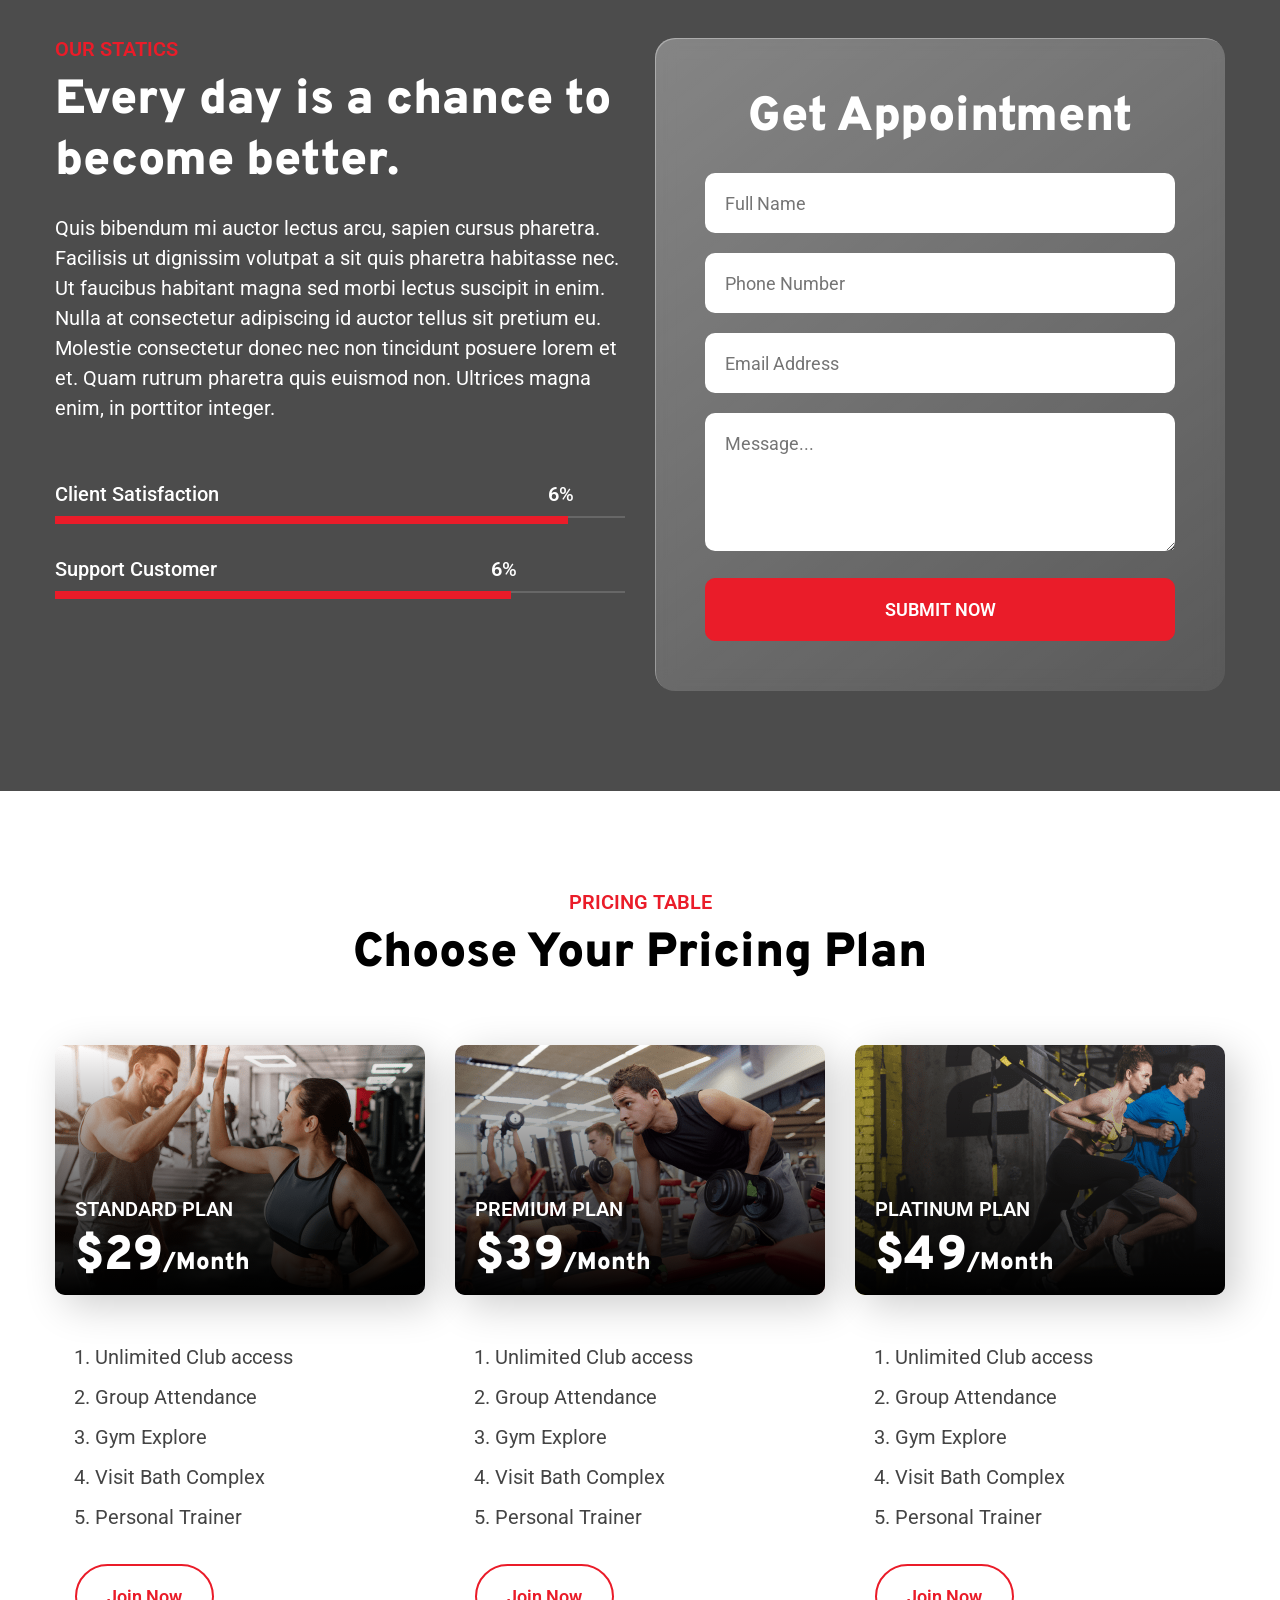
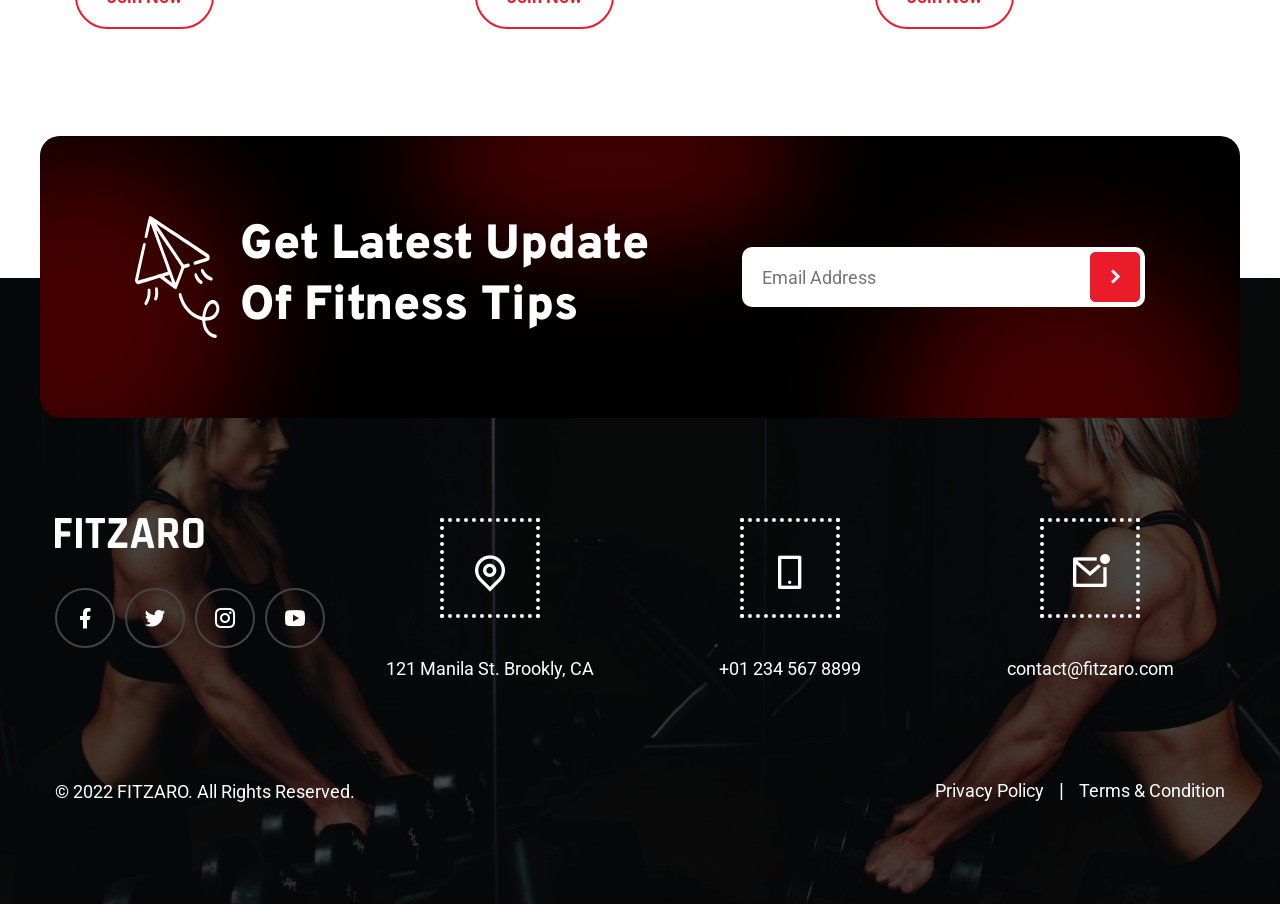
<file: zumba_class.html>
<!DOCTYPE html>
<html lang="en" dir="ltr">

<!-- Mirrored from up2client.com/envato/fitzaro/zumba_class.html by HTTrack Website Copier/3.x [XR&CO'2014], Sat, 11 Jul 2026 14:42:36 GMT -->
<head>
    <meta charset="utf-8">
    <meta http-equiv="X-UA-Compatible" content="IE=edge">
    <meta name="viewport" content="width=device-width, initial-scale=1, shrink-to-fit=no">
    <link href="assets/images/logo/fav-icon.png" rel="icon">
    <link rel="preconnect" href="https://fonts.googleapis.com/">
    <link rel="preconnect" href="https://fonts.gstatic.com/" crossorigin>
    <link href="https://fonts.googleapis.com/css2?family=Roboto:ital,wght@0,100;0,300;0,400;0,500;0,700;0,900;1,100;1,300;1,400;1,500;1,700;1,900&amp;family=Overpass:ital,wght@0,100;0,200;0,300;0,400;0,500;0,600;0,700;0,800;0,900;1,100;1,200;1,300;1,400;1,500;1,600;1,700;1,800;1,900&amp;display=swap" rel="stylesheet">
    <link rel="stylesheet" type="text/css" href="assets/css/all.min.css">
    <link rel="stylesheet" type="text/css" href="assets/css/bootstrap.min.css">
    <link rel="stylesheet" type="text/css" href="assets/css/all.html">
    <link rel="stylesheet" type="text/css" href="assets/css/animate.css">
    <link rel="stylesheet" type="text/css" href="assets/css/swiper.min.css"/>
    <link rel="stylesheet" type="text/css" href="assets/css/aos.css">
    <link rel="stylesheet" type="text/css" href="assets/css/custom.css">
    <link rel="stylesheet" type="text/css" href="services/css/service.css">
    <link rel="stylesheet" type="text/css" href="assets/css/media-query.css">
    <title>Fitzaro | Zumba Class Page</title>
</head>

<body>

    <!-- Preloader -->
    <div class="preloader">
        <div class="loader">
            <div class="loader-inner"></div>
            <div class="loader-inner"></div>
        </div>
    </div>
    <!-- end Preloader -->

    <!-- Mouse Cursor Dragging Ball Start -->
    <div class="mouseCursor cursor-outer"></div>
    <div class="mouseCursor cursor-inner">view</div>
    <!-- Mouse Cursor Dragging Ball Ends -->
    
    <div id="wrap">

        <!-- start header -->
        <header class="header" id="header">
            <div class="navbar-header">
                <nav class="navbar_expand">
                    <div class="navbar_main">
                        <div class="navbar_panel">
                            <!--Navbar Toggle-->
                            <button class="navbar-toggle toggle-menu">
                                <span></span>
                            </button>
                            <!--Navbar Logo-->
                            <div class="navbar_brand">
                                <!--Logo-->
                                <a class="fitzaro_logo" href="index.html">
                                    <img src="assets/images/logo/logo.png" alt="Header Logo img" class="logo_dark img-fluid">
                                </a>
                            </div>
                        </div>
                        <div class="navbar_collapse">
                            <ul class="navbar_nav me-auto mb-2 mb-lg-0">
                                <li class="nav-item">
                                    <a class="nav-link" href="index.html">Home</a>
                                </li>
                                <li class="nav-item dropdown">
                                    <a class="nav-link active" href="javascript:void(0);">Services</a>
                                    <ul class="dropdown-menu">
                                        <li><a class="dropdown-item" href="weight_lifting.html">Weight Lifting</a></li>
                                        <li><a class="dropdown-item" href="aerobics.html">Aerobics</a></li>
                                        <li><a class="dropdown-item" href="cardio.html">Cardio</a></li>
                                        <li><a class="dropdown-item" href="boxing_punch.html">Boxing Punch</a></li>
                                        <li><a class="dropdown-item" href="power_yoga.html">Power Yoga</a></li>
                                        <li><a class="dropdown-item" href="zumba_class.html">Zumba Class</a></li>
                                    </ul>
                                </li>
                            </ul>
                        </div>
                        <button class="sidebar-toggle fixed-menu">
                            <span></span>
                        </button>
                    </div>
                </nav>
                <div class="sidebar-menu">
                    <div class="side_social_info">
                        <img src="assets/images/svg/watch.svg" alt="clock image" class="img-fluid">
                        <div class="time-schedule">
                            <div class="weekly-day">Mon - Fri</div>
                            <p class="m-0">7 AM - 10 PM</p>
                        </div>
                        <div class="time-schedule">
                            <div class="weekly-day">Sat - Sun</div>
                            <p class="m-0">7 AM - 2 PM</p>
                        </div>
                        <ul class="social_list">
                            <li><a href="tel:+012345678899">+01 234 567 8899</a></li>
                            <li class="mb-5"><a href="mailto:contact@fitzaro.com">contact@fitzaro.com</a></li>
                            <li><p class="m-0">121 Manila St. Brookly, CA</p></li>
                        </ul>
                    </div>
                    <div class="side_panel">
                        <ul class="list-social-ic">
                            <li><a class="icon ic-facebook" href="https://www.facebook.com/"><i class="ri-facebook-fill"></i></a></li>
                            <li><a class="icon ic-twitter" href="https://twitter.com/"><i class="ri-twitter-fill"></i></a></li>
                            <li><a class="icon ic-instgram" href="https://www.instagram.com/"><i class="ri-instagram-line"></i></a></li>
                            <li><a class="icon ic-youtube" href="https://www.youtube.com/"><i class="ri-youtube-fill"></i></a></li>
                        </ul>
                    </div>
                </div>
            </div>
        </header>
        <!-- end header -->

        <!-- start first section -->
        <section class="service_section social-triangle" style="background-image: url(services/images/banner/service_bg6.png);">
            <div class="parallax-overlay"></div>
            <div class="container">
                <div class="banner_content col-12 col-lg-10 col-md-10" data-aos="zoom-in" data-aos-duration="1000">
                    <img src="assets/images/svg/zumba-white.svg" alt="zumba" class="exercise-img img-fluid">
                    <h1 class="main_tiltle m-0">Zumba Class</h1>
                    <p>Cras rhoncus ultrices ut condimentum mauris lacus. Felis sagittis tellus odio habitasse purus sed faucibus sit turpis. Massa commodo commodo mauris volutpat egestas nunc. Vestibulum hac.</p>
                    <a class="button fitzaro_btn" href="#appointment">Book Appointment</a>
                </div>
                <a href="#about" class="scroll-down">
                    <span class="scroll-arrow arrow1"></span>
                    <span class="scroll-arrow arrow2"></span>
                    <span class="scroll-arrow arrow3"></span>
                </a>
            </div>
            <div class="slide_social_ic" data-aos="fade-up-left" data-aos-duration="1000">
                <div class="triangle-1"></div>
                <div class="banner_social">
                    <a href="https://www.facebook.com/" target="_blank">FB</a>
                    <a href="https://www.instagram.com/" target="_blank">IG</a>
                    <a href="https://www.youtube.com/" target="_blank">YT</a>
                </div>
            </div>
        </section>
        <!-- end first section -->

        <!-- start About section -->
        <section class="about-section p-10 position-relative" id="about">
            <div class="background_shape animate-this">
                <img src="assets/images/svg/service-shape.svg" alt="service-shape image">
            </div>
            <div class="fitzaro_health">
                <div class="container">
                    <div class="row">
                        <div class="col-12 col-lg-6 col-md-6 about_img" data-aos="fade-right" data-aos-duration="1000">
                            <div class="service_img" data-aos="fade-right" data-aos-duration="1000">
                                <div class="triangle-top"></div>
                                <div class="triangle-bottom"></div>
                                <img src="services/images/about/about-img5.png" alt="service image" class="img-fluid">
                            </div>
                        </div>
                        <div class="col-12 col-lg-6 col-md-6">
                            <div class="abo_content" data-aos="fade-left" data-aos-duration="1000">
                                <h2 class="main_heading m-0">Everybody wanna be a bodybuilder, but nobody wanna lift no heavy weight.</h2>
                                <p class="about_detail m-0">Quam tincidunt tellus massa adipiscing. Maecenas et sed euismod morbi habitasse ultrices pellentesque nisi. Pretium sapien nibh molestie dolor id. Dui vitae diam, nibh vel tincidunt. Turpis volutpat amet lacus pharetra. Risus feugiat laoreet amet habitant mattis feugiat sagittis, cursus.
                                    <br><br>Rhoncus sed urna orci vestibulum eu odio tempus, urna. Ipsum, amet massa ultricies molestie adipiscing in. Id augue sodales vivamus in at.</p>
                                    <div class="box_detail">
                                        <div class="list_icon">
                                            <i class="ri-check-line"></i>
                                            <p class="m-0 check_detail">Duis quis odio quis dui sagittis laoreet.</p>
                                        </div>
                                        <div class="list_icon">
                                            <i class="ri-check-line"></i>
                                            <p class="m-0 check_detail">Suspendisse tempus felis a libero mollis ultrices.</p>
                                        </div>
                                        <div class="list_icon">
                                            <i class="ri-check-line"></i>
                                            <p class="m-0 check_detail">Lorem ipsum dolor sit amet, consectetur adipiscing elit.</p>
                                        </div>
                                        <div class="list_icon">
                                            <i class="ri-check-line"></i>
                                            <p class="m-0 check_detail">Suspendisse tempus felis a libero mollis ultrices.</p>
                                        </div>
                                    </div>
                                </div>
                            </div>
                        </div>

                        <div class="row build_best" data-aos="zoom-in-up" data-aos-easing="linear" data-aos-duration="1000">
                            <div class="col-12">
                                <div class="head_review">“I hated every minute of training, but I said, don’t quit. Suffer now and live the rest of your life as a champion.”</div>
                                <p class="review_name">Muhammad Ali</p>
                            </div>
                        </div>
                    </div>
                </div>
            </section>
            <!-- end About section -->

            <!-- start video section -->
            <section class="fitzaro_video p-10" id="mission">
                <div class="container">
                    <div class="row">
                        <div class="col-12 col-lg-6 col-md-6">
                            <div class="video_info col-lg-10 col-md-12">
                                <span class="sub_heading">Trainer</span>
                                <h2 class="main_heading text-white m-0">John Cina</h2>
                                <p class="mb-60">Risus in pulvinar ante nisi, morbi in nulla. Leo, ultrices hendrerit egestas ut quam praesent dolor pharetra, nisi. Quisque consequat, proin eget pharetra nullam fermentum tortor lectus. Metus ullamcorper etiam viverra nascetur quam tortor fringilla dui semper. Ac, etiam enim, nulla sit. Interdum non ullamcorper tellus nam massa aliquet. Urna consectetur vitae arcu, neque arcu ultrices. Neque, sed tellus, tempor at tellus massa. Lacus turpis amet semper leo.</p>
                                <div class="trainer_detail">
                                    <div class="time_duration">
                                        <h3>Duration</h3>
                                        <div class="training_month">6 - 8 Months</div>
                                    </div>
                                    <div class="time_duration">
                                        <h3>Price</h3>
                                        <div class="training_month">$29/Month</div>
                                    </div>
                                </div>
                            </div>
                        </div>
                        <div class="col-12 col-lg-6 col-md-6 video_wrap" data-aos="fade-left" data-aos-duration="1000">
                            <div class="bg_image">
                                <div class="line-shapes">
                                    <div class="line-1"></div>
                                    <div class="line-2"></div>
                                    <div class="line-3"></div>
                                    <div class="line-4"></div>
                                </div>
                                <div class="right-arrow-grp">
                                    <div class="arrowSliding">
                                        <div class="arrow"></div>
                                    </div>
                                    <div class="arrowSliding delay1">
                                        <div class="arrow"></div>
                                    </div>
                                    <div class="arrowSliding delay2">
                                        <div class="arrow"></div>
                                    </div>
                                    <div class="arrowSliding delay3">
                                        <div class="arrow"></div>
                                    </div>
                                    <div class="arrowSliding delay4">
                                        <div class="arrow"></div>
                                    </div>
                                    <div class="arrowSliding delay5">
                                        <div class="arrow"></div>
                                    </div>
                                </div>
                                <div class="top-arrow-grp">
                                    <div class="slide-top">
                                        <div class="arrow"></div>
                                    </div>
                                    <div class="slide-top delaytime1">
                                        <div class="arrow"></div>
                                    </div>
                                    <div class="slide-top delaytime2">
                                        <div class="arrow"></div>
                                    </div>
                                    <div class="slide-top delaytime3">
                                        <div class="arrow"></div>
                                    </div>
                                    <div class="slide-top delaytime4">
                                        <div class="arrow"></div>
                                    </div>
                                    <div class="slide-top delaytime5">
                                        <div class="arrow"></div>
                                    </div>
                                </div>
                                <img src="services/images/trainer/trainer-img.png" alt="trainer image" class="video-img img-fluid">
                            </div>
                        </div>
                    </div>
                </div>
            </section>
            <!-- end video section -->

            <!-- start schedule section -->
            <section class="schedule_part p-10" id="classes">
                <div class="container">
                    <div class="schedule_start text-center mb-60">
                        <span class="sub_heading">Our Schedule</span>
                        <h2 class="m-0">Zumba Classes Schedule</h2>
                    </div>
                    <div class="row">
                        <div class="col-lg-12">
                            <div class="gym_timetable" data-aos="zoom-in-up" data-aos-easing="linear" data-aos-duration="1000">
                                <div class="timetable-area table-responsive">
                                    <table class="table">
                                        <thead>
                                            <tr>
                                                <th>Monday</th>
                                                <th>Tuesday</th>
                                                <th>Wednesday</th>
                                                <th>Thursday</th>
                                                <th>Friday</th>
                                                <th>Saturday</th>
                                            </tr>
                                        </thead>
                                        <tbody>
                                            <tr>
                                                <td class="body_detail">
                                                    <div class="tabel_content">
                                                        <h3>Zumba Class</h3>
                                                        <span>Ketty Lumia</span>
                                                        <div class="schedule_time">
                                                            <h4>8 AM - 10 AM</h4>
                                                        </div>
                                                    </div>
                                                    <img src="assets/images/schedule/zumba-1.png" alt="zumba-1 image" class="img-fluid time-image">
                                                </td>
                                                <td class="body_detail">
                                                    <div class="tabel_content">
                                                        <h3>Zumba Class</h3>
                                                        <span>Ketty Lumia</span>
                                                        <div class="schedule_time">
                                                            <h4>4 PM - 6 PM</h4>
                                                        </div>
                                                    </div>
                                                    <img src="assets/images/schedule/zumba-1.png" alt="zumba-1 image" class="img-fluid time-image">
                                                </td>
                                                <td class="body_detail">
                                                    <div class="tabel_content">
                                                        <h3>Zumba Class</h3>
                                                        <span>Ketty Lumia</span>
                                                        <div class="schedule_time">
                                                            <h4>12 PM - 2 PM</h4>
                                                        </div>
                                                    </div>
                                                    <img src="assets/images/schedule/zumba-1.png" alt="zumba-1 image" class="img-fluid time-image">
                                                </td>
                                                <td class="body_detail">
                                                    <div class="tabel_content">
                                                        <h3>Zumba Class</h3>
                                                        <span>Ketty Lumia</span>
                                                        <div class="schedule_time">
                                                            <h4>8 AM - 10 AM</h4>
                                                        </div>
                                                    </div>
                                                    <img src="assets/images/schedule/zumba-1.png" alt="zumba-1 image" class="img-fluid time-image">
                                                </td>
                                                <td></td>
                                                <td class="body_detail">
                                                    <div class="tabel_content">
                                                        <h3>Zumba Class</h3>
                                                        <span>Ketty Lumia</span>
                                                        <div class="schedule_time">
                                                            <h4>4 PM - 6 PM</h4>
                                                        </div>
                                                    </div>
                                                    <img src="assets/images/schedule/zumba-1.png" alt="zumba-1 image" class="img-fluid time-image">
                                                </td>
                                            </tr>
                                        </tbody>
                                    </table>
                                </div>
                            </div>
                        </div>
                    </div>
                </div>
            </section>
            <!-- end schedule section -->

            <!-- start Countdown section -->
            <section class="fitzaro_coundown p-10" id="countdown">
                <div class="parallax-overlay"></div>
                <div class="container">
                    <div class="row">
                        <div class="col-12 col-sm-6 col-lg-3">
                            <div class="countdown_formula text-center" data-aos="flip-up" data-aos-easing="linear" data-aos-duration="1000">
                                <div class="counter_image">
                                    <img src="assets/images/svg/headphone.svg" alt="Headphone image" class="img-fluid">
                                </div>
                                <h4 class="m-0"><span class="coundown-number" data-number="80">80</span></h4>
                                <div class="sub_info">Expert Trainer</div>
                            </div>
                        </div>
                        <div class="col-12 col-sm-6 col-lg-3">
                            <div class="countdown_formula text-center" data-aos="flip-up" data-aos-easing="linear" data-aos-duration="1000">
                                <div class="counter_image">
                                    <img src="assets/images/svg/rating.svg" alt="Rating image" class="img-fluid">
                                </div>
                                <h4 class="m-0"><span class="coundown-number" data-number="120">120</span></h4>
                                <div class="sub_info">Client Feedback</div>
                            </div>
                        </div>
                        <div class="col-12 col-sm-6 col-lg-3">
                            <div class="countdown_formula text-center" data-aos="flip-up" data-aos-easing="linear" data-aos-duration="1000">
                                <div class="counter_image">
                                    <img src="assets/images/svg/gym.svg" alt="Gym image" class="img-fluid">
                                </div>
                                <h4 class="m-0"><span class="coundown-number" data-number="100">100</span></h4>
                                <div class="sub_info">Total Branches</div>
                            </div>
                        </div>
                        <div class="col-12 col-sm-6 col-lg-3">
                            <div class="countdown_formula text-center" data-aos="flip-up" data-aos-easing="linear" data-aos-duration="1000">
                                <div class="counter_image">
                                    <img src="assets/images/svg/winning.svg" alt="Winning image" class="img-fluid">
                                </div>
                                <h4 class="m-0"><span class="coundown-number" data-number="70">70</span></h4>
                                <div class="sub_info">Award Winning</div>
                            </div>
                        </div>
                    </div>
                </div>
            </section>
            <!-- end countdown section -->

            <!-- start trainer section -->
            <section class="best-trainer p-10" id="trainer">
                <div class="img-shape1">
                    <img src="assets/images/trainer/gym-img.png" alt="gym-image" class="img-fluid">
                </div>
                <div class="img-shape2">
                    <img src="assets/images/trainer/muscle-img.png" alt="muscle-img" class="img-fluid">
                </div>
                <div class="container">
                    <div class="trainer-data text-center mb-60">
                        <span class="sub_heading">Best Trainer</span>
                        <h2 class="m-0">Our Professional Trainer</h2>
                        <h3 class="d-none">Hidden</h3>
                    </div>
                    <div class="trainer_slider" data-aos="zoom-in" data-aos-easing="linear" data-aos-duration="1000">
                        <div class="swiper-wrapper">
                            <div class="team-box text-center swiper-slide">
                                <div class="border-shape">
                                    <img src="assets/images/trainer/trainer-img1.png" alt="Trainer image1" class="img-fluid">
                                </div>
                                <div class="box-inner">
                                    <h4 class="d-none">Hidden</h4>
                                    <h5 class="trainer-name m-0">Daliya Anthony</h5>
                                    <p class="designation m-0">Trainer</p>
                                    <p class="trainer-detail m-0">Purus vestibulum eros, laoreet eget. At auctor vulputate ut turpis faucibus urna aliquam tincidunt tellus. Dolor eu interdum consequat morbi. Elit sit pellentesque adipiscing.</p>
                                </div>
                                <ul class="team-social">
                                    <li class="ic-list">
                                        <a href="https://www.facebook.com/"><i class="ri-facebook-fill"></i></a>
                                    </li>
                                    <li class="ic-list">
                                        <a href="https://twitter.com/"><i class="ri-twitter-fill"></i></a>
                                    </li>
                                    <li class="ic-list">
                                        <a href="https://www.instagram.com/"><i class="ri-instagram-fill"></i></a>
                                    </li>
                                </ul>
                            </div>
                            <div class="team-box text-center swiper-slide">
                                <div class="border-shape">
                                    <img src="assets/images/trainer/trainer-img2.png" alt="Trainer image2" class="img-fluid">
                                </div>
                                <div class="box-inner">
                                    <h5 class="trainer-name m-0">John Hardson</h5>
                                    <p class="designation m-0">Trainer</p>
                                    <p class="trainer-detail m-0">Vel rhoncus viverra justo faucibus. Diam aliquet cursus laoreet lobortis aliquam nunc tellus. Enim ultrices turpis dolor quam gravida. Diam nisl lectus donec tempor. Quis.</p>
                                </div>
                                <ul class="team-social">
                                    <li class="ic-list">
                                        <a href="https://www.facebook.com/"><i class="ri-facebook-fill"></i></a>
                                    </li>
                                    <li class="ic-list">
                                        <a href="https://twitter.com/"><i class="ri-twitter-fill"></i></a>
                                    </li>
                                    <li class="ic-list">
                                        <a href="https://www.instagram.com/"><i class="ri-instagram-fill"></i></a>
                                    </li>
                                </ul>
                            </div>
                            <div class="team-box text-center swiper-slide">
                                <div class="border-shape">
                                    <img src="assets/images/trainer/trainer-img3.png" alt="Trainer image3" class="img-fluid">
                                </div>
                                <div class="box-inner">
                                    <h5 class="trainer-name m-0">Ketty Smith</h5>
                                    <p class="designation m-0">Trainer</p>
                                    <p class="trainer-detail m-0">Consectetur morbi sed gravida diam. Sed in felis a pellentesque vel molestie cras vitae. Feugiat elit turpis sed sed viverra. Ante amet praesent aliquet neque, enim orci, felis. Eros.</p>
                                </div>
                                <ul class="team-social">
                                    <li class="ic-list">
                                        <a href="https://www.facebook.com/"><i class="ri-facebook-fill"></i></a>
                                    </li>
                                    <li class="ic-list">
                                        <a href="https://twitter.com/"><i class="ri-twitter-fill"></i></a>
                                    </li>
                                    <li class="ic-list">
                                        <a href="https://www.instagram.com/"><i class="ri-instagram-fill"></i></a>
                                    </li>
                                </ul>
                            </div>
                            <div class="team-box text-center swiper-slide">
                                <div class="border-shape">
                                    <img src="assets/images/trainer/trainer-img4.png" alt="Trainer image4" class="img-fluid">
                                </div>
                                <div class="box-inner">
                                    <h5 class="trainer-name m-0">Lipsa Smith</h5>
                                    <p class="designation m-0">Trainer</p>
                                    <p class="trainer-detail m-0">Consectetur morbi sed gravida diam. Sed in felis a pellentesque vel molestie cras vitae. Feugiat elit turpis sed sed viverra. Ante amet praesent aliquet neque, enim orci, felis. Eros.</p>
                                </div>
                                <ul class="team-social">
                                    <li class="ic-list">
                                        <a href="https://www.facebook.com/"><i class="ri-facebook-fill"></i></a>
                                    </li>
                                    <li class="ic-list">
                                        <a href="https://twitter.com/"><i class="ri-twitter-fill"></i></a>
                                    </li>
                                    <li class="ic-list">
                                        <a href="https://www.instagram.com/"><i class="ri-instagram-fill"></i></a>
                                    </li>
                                </ul>
                            </div>
                            <div class="team-box text-center swiper-slide">
                                <div class="border-shape">
                                    <img src="assets/images/trainer/trainer-img5.png" alt="Trainer image5" class="img-fluid">
                                </div>
                                <div class="box-inner">
                                    <h5 class="trainer-name m-0">Ali Shah</h5>
                                    <p class="designation m-0">Trainer</p>
                                    <p class="trainer-detail m-0">Consectetur morbi sed gravida diam. Sed in felis a pellentesque vel molestie cras vitae. Feugiat elit turpis sed sed viverra. Ante amet praesent aliquet neque, enim orci, felis. Eros.</p>
                                </div>
                                <ul class="team-social">
                                    <li class="ic-list">
                                        <a href="https://www.facebook.com/"><i class="ri-facebook-fill"></i></a>
                                    </li>
                                    <li class="ic-list">
                                        <a href="https://twitter.com/"><i class="ri-twitter-fill"></i></a>
                                    </li>
                                    <li class="ic-list">
                                        <a href="https://www.instagram.com/"><i class="ri-instagram-fill"></i></a>
                                    </li>
                                </ul>
                            </div>
                        </div>
                    </div>
                </div>
            </section>
            <!-- end trainer section -->

            <!-- start appoinment section -->
            <section class="appointment_section p-10 reveal" id="appointment">
                <div class="parallax-overlay"></div>
                <div class="container">
                    <div class="row">
                        <div class="col-12 col-lg-6 col-md-6">
                            <div class="static_content">
                                <span class="sub_heading">Our Statics</span>
                                <h2 class="text-white main_heading m-0">Every day is a chance to become better.</h2>
                                <p class="text-white mb-60">Quis bibendum mi auctor lectus arcu, sapien cursus pharetra. Facilisis ut dignissim volutpat a sit quis pharetra habitasse nec. Ut faucibus habitant magna sed morbi lectus suscipit in enim. Nulla at consectetur adipiscing id auctor tellus sit pretium eu. Molestie consectetur donec nec non tincidunt posuere lorem et et. Quam rutrum pharetra quis euismod non. Ultrices magna enim, in porttitor integer.</p>
                                <div class="skill_bar">
                                    <div class="progress-counter">
                                        <p class="progress-title text-start">Client Satisfaction</p>
                                        <div class="progress-value" style="left:90%;"><span class="count coundown-number text-white" data-number="90">90</span>%</div>
                                        <div class="skil-progressbar"><span style="width:90%;"></span></div>
                                    </div>
                                    <div class="progress-counter">
                                        <p class="progress-title text-start">Support Customer</p>
                                        <div class="progress-value" style="left:80%;"><span class="count coundown-number text-white" data-number="80">80</span>%</div>
                                        <div class="skil-progressbar"><span style="width:80%;"></span></div>
                                    </div>
                                </div>
                            </div>  
                        </div>
                        <div class="col-12 col-lg-6 col-md-6">
                            <div class="appointment_form" data-aos="fade-left" data-aos-duration="1000">
                                <div class="get_title">
                                    <h2 class="m-0 text-center text-white mb-4">Get Appointment</h2>
                                </div>
                                <form class="form_start">
                                    <div class="row">
                                        <div class="col-12">
                                            <div class="input_area">
                                                <input type="text" name="Full Name" class="inputt-text" placeholder="Full Name" required="">
                                            </div>
                                        </div>
                                        <div class="col-12">
                                            <div class="input_area">
                                                <input type="text" name="Phone Number" class="inputt-text" placeholder="Phone Number" required="">
                                            </div>
                                        </div>
                                        <div class="col-12">
                                            <div class="input_area">
                                                <input type="email" name="Email Address" class="inputt-text" placeholder="Email Address" required="">
                                            </div>
                                        </div>
                                        <div class="col-12">
                                            <div class="input_area">
                                                <textarea class="inputt-text" placeholder="Message..."></textarea>
                                            </div>
                                        </div>
                                        <div class="col-12">
                                            <div class="input_area mb-0">
                                                <button type="submit" class="button fitzaro_btn">Submit Now</button>
                                            </div>
                                        </div>
                                    </div>
                                </form>
                            </div>
                        </div>
                    </div>
                </div>
            </section>
            <!-- end appoinment section -->

            <!-- start price section -->
            <section class="fitzaro-table p-10" id="price">
                <div class="container">
                    <div class="table_heading text-center">
                        <span class="sub_heading">Pricing Table</span>
                        <h2 class="mb-60">Choose Your Pricing Plan</h2>
                    </div>
                    <div class="row" data-aos="fade-up" data-aos-easing="linear" data-aos-duration="1000">
                        <div class="col-12 col-lg-4 col-md-4">
                            <div class="pricing_data">
                                <div class="table_img">
                                    <img src="assets/images/pricing/pricing-img1.png" alt="pricing1-image" class="img-fluid">
                                </div>
                                <div class="price-data">
                                    <span>STANDARD PLAN</span>
                                    <h3 class="m-0">$29<span class="month-text">/Month</span></h3>
                                </div>
                            </div>
                            <div class="inn-price-plan">
                                <ol class="price_list">
                                    <li>Unlimited Club access</li>
                                    <li>Group Attendance</li>
                                    <li>Gym Explore</li>
                                    <li>Visit Bath Complex</li>
                                    <li>Personal Trainer</li>
                                </ol>
                                <a class="button fitzaro_btn" href="javascript:void(0);">Join Now</a>
                            </div>
                        </div>
                        <div class="col-12 col-lg-4 col-md-4">
                            <div class="pricing_data">
                                <div class="table_img">
                                    <img src="assets/images/pricing/pricing-img2.png" alt="pricing2-image" class="img-fluid">
                                </div>
                                <div class="price-data">
                                    <span>PREMIUM PLAN</span>
                                    <h3 class="m-0">$39<span class="month-text">/Month</span></h3>
                                </div>
                            </div>
                            <div class="inn-price-plan">
                                <ol class="price_list">
                                    <li>Unlimited Club access</li>
                                    <li>Group Attendance</li>
                                    <li>Gym Explore</li>
                                    <li>Visit Bath Complex</li>
                                    <li>Personal Trainer</li>
                                </ol>
                                <a class="button fitzaro_btn" href="javascript:void(0);">Join Now</a>
                            </div>
                        </div>
                        <div class="col-12 col-lg-4 col-md-4">
                            <div class="pricing_data">
                                <div class="table_img">
                                    <img src="assets/images/pricing/pricing-img3.png" alt="pricing3-image" class="img-fluid">
                                </div>
                                <div class="price-data">
                                    <span>PLATINUM PLAN</span>
                                    <h3 class="m-0">$49<span class="month-text">/Month</span></h3>
                                </div>
                            </div>
                            <div class="inn-price-plan">
                                <ol class="price_list">
                                    <li>Unlimited Club access</li>
                                    <li>Group Attendance</li>
                                    <li>Gym Explore</li>
                                    <li>Visit Bath Complex</li>
                                    <li>Personal Trainer</li>
                                </ol>
                                <a class="button fitzaro_btn" href="javascript:void(0);">Join Now</a>
                            </div>
                        </div>
                    </div>
                </div>
            </section>
            <!-- end price section -->

            <!-- start subscribe section -->
            <section class="newsletter_subscribe" id="contact">
                <div class="container">
                    <div class="row fitness-update" data-aos="fade-up" data-aos-easing="linear" data-aos-duration="1000">
                        <div class="col-12 col-lg-7">
                            <div class="reboot-img d-flex">
                                <img src="assets/images/svg/paper-plane.svg" alt="Paper-plane" class="img-fluid">
                                <h2 class="m-0 text-white">Get Latest Update Of Fitness Tips</h2>
                            </div>
                        </div>
                        <div class="col-12 col-lg-5">
                            <form class="footer_subscribe_box">
                                <input type="email" class="subscribe-control" placeholder="Email Address">
                                <button type="submit" class="fitzaro_btn subscribe-btn"><i class="ri-arrow-right-s-line"></i></button>
                            </form>
                        </div>
                    </div>
                </div>
            </section>
            <!-- end subscribe section -->

            <!-- start footer section -->
            <footer class="footer" id="footer">
                <div class="parallax-overlay"></div>
                <div class="container">
                    <div class="main-footer">
                        <div class="row">
                            <div class="col-12 col-md-12 col-lg-3">
                                <div class="footer_first_row">
                                    <img src="assets/images/logo/footer-logo.png" alt="Footer Logo Image" class="img-fluid">
                                    <div class="footer-social-list">
                                        <a href="https://www.facebook.com/" class="facebook-ic"><i class="ri-facebook-fill icons"></i></a>
                                        <a href="https://twitter.com/" class="twitter-ic"><i class="ri-twitter-fill icons"></i></a>
                                        <a href="https://www.instagram.com/" class="instagram-ic"><i class="ri-instagram-line icons"></i></a>
                                        <a href="https://www.youtube.com/" class="youtube-ic"><i class="ri-youtube-fill icons"></i></a>
                                    </div>
                                </div>
                            </div>
                            <div class="col-12 col-md-4 col-lg-3">
                                <div class="footer_second_row locate_places text-center">
                                    <div class="place_detail">
                                        <i class="ri-map-pin-line"></i>
                                    </div>
                                    <p>121 Manila St. Brookly, CA</p>
                                </div>
                            </div>
                            <div class="col-12 col-md-4 col-lg-3">
                                <div class="footer_third_row locate_places text-center">
                                    <div class="place_detail">
                                        <i class="ri-smartphone-line"></i>
                                    </div>
                                    <p><a href="tel:+012345678899">+01 234 567 8899</a></p>
                                </div>
                            </div>
                            <div class="col-12 col-md-4 col-lg-3">
                                <div class="footer_forth_row locate_places text-center">
                                    <div class="place_detail">
                                        <i class="ri-mail-unread-line"></i>
                                    </div>
                                    <p><a href="mailto:contact@fitzaro.com">contact@fitzaro.com</a></p>
                                </div>
                            </div>
                        </div>
                    </div>
                    <div class="sub-footer">
                        <div class="footer-copyright">
                            <p class="m-0">&copy; 2022 FITZARO. All Rights Reserved.</p>
                        </div>
                        <div class="copyright_privacy">
                            <a href="javascript:void(0);">Privacy Policy</a><span>|</span><a href="javascript:void(0);">Terms & Condition</a>
                        </div>
                    </div>
                </div>
            </footer>
            <!-- end footer section -->

            <!-- video modal -->
            <div class="modal fade video_modal" id="exampleModal" tabindex="-1" aria-hidden="true" style="display: none;">
                <div class="modal-dialog modal-dialog-centered">
                    <div class="modal-content">
                        <div class="modal-header">
                            <button type="button" class="btn-close" data-bs-dismiss="modal" aria-label="Close"></button>
                        </div>
                        <div class="modal-body">
                            <video width="727" height="410" controls="" autoplay=""><source src="assets/video/gym_video.mp4" type="video/mp4">
                            </video> 
                        </div>
                    </div>
                </div>
            </div>

            <!-- scroll bottom-top  -->
            <div class="scroll-top">
                <svg class="border-circle svg-inner" width="100%" height="100%" viewBox="-1 -1 102 102">
                    <path d="M50,1 a49,49 0 0,1 0,98 a49,49 0 0,1 0,-98"></path>
                </svg>
            </div>

        </div>

        <script src="assets/js/jquery-min-3.6.0.js"></script>
        <script src="assets/js/bootstrap.bundle.min.js"></script>
        <script src="assets/js/swiper.min.js"></script>
        <script src="assets/js/all.html"></script>
        <script src="assets/js/aos.js"></script>
        <script src="assets/js/tilt.min.js"></script>
        <script src="assets/js/custom.js"></script>

    </body>

    
<!-- Mirrored from up2client.com/envato/fitzaro/zumba_class.html by HTTrack Website Copier/3.x [XR&CO'2014], Sat, 11 Jul 2026 14:42:36 GMT -->
</html>
</file>
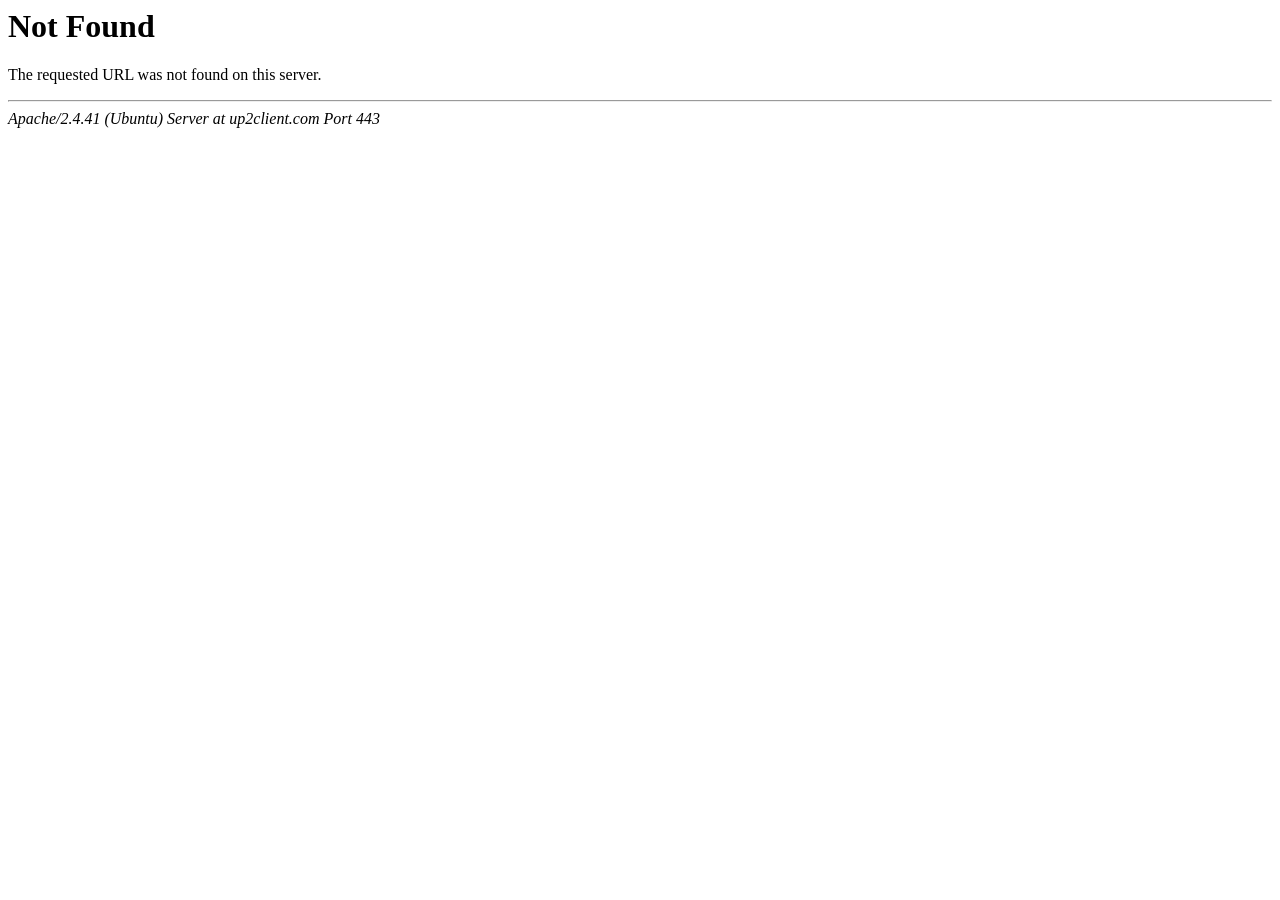
<file: assets/css/all.html>
<!DOCTYPE HTML PUBLIC "-//IETF//DTD HTML 2.0//EN">
<html><head>
<title>404 Not Found</title>
</head><body>
<h1>Not Found</h1>
<p>The requested URL was not found on this server.</p>
<hr>
<address>Apache/2.4.41 (Ubuntu) Server at up2client.com Port 443</address>
</body></html>
</file>
<file: assets/css/custom.css>
/*------------------------------------------------------------------

Project:       Fitzaro Website
Last change:   20/07/2022
Author   :     Ayatullah Khomini 
Primary use:   Gym & Fitness Website

-------------------------------------------------------------------*/

/*------------------------------------------------------------------

                            [Table of contents]

1. Default css
2. Button  
3. Preloader 
4. Animation
5. scroll bottom-top css
6. Header
7. Banner content
8. About Section
9. Video Section
10. Service Section
11. Counter section
12. Schedule Section
13. Testimonial Section
14. Pricing Section
15. Image-banner section
16. Trainer Section
17. Appointment Section
18. Blog Section
19. News Subscribe Section
20. Footer
21. Scrollbar CSS
22. Mouse Cursor Dragging Ball


-------------------------------------------------------------------*/

/*------------------------ [Color codes] ------------------------
                        

Background: #ffffff 
Content:    #444444 
Heading h1: #ffffff
Header h2, h3, h4, h5, h6:  #000000  

a (standard):  #ffffff 
a (visited):   #ffffff 
a (hover):   #EA1C29 
a (active):  #ffffff

-------------------------------------------------------------------*/


/************************ 1. Default css ***********************/
body {
    color: #000000;
    background-color: #ffffff;
    font-family: 'Roboto', sans-serif;
    cursor: none;
}
html {
    scroll-behavior: smooth;
}
h2,
h3,
h4,
h5,
h6 {
    color: #000000;
    font-style: normal;
    font-family: 'Overpass', sans-serif;
}
h1 {
    font-style: normal;
    font-weight: 900;
    font-size: 72px;
    line-height: 91px;
    color: #ffffff;
    font-family: 'Overpass', sans-serif;
}
h2 {
    font-weight: 900;
    font-size: 48px;
    line-height: 61px;
    color: #000000;
}
h3 {
    font-weight: 700;
    font-size: 30px;
    line-height: 35px;
}
h4 {
    font-style: normal;
    font-weight: 700;
    font-size: 24px;
    line-height: 28px;
}
h5 {
    font-weight: 700;
    font-size: 24px;
    line-height: 30px;
    color: #EA1C29;
}
h6 {
    font-style: normal;
    font-weight: 800;
    font-size: 30px;
    line-height: 30px;
    color: #000000;
}
p {
    font-style: normal;
    font-weight: 400;
    font-size: 20px;
    line-height: 30px;
    color: #444444;
}
span {
    font-style: normal;
    font-weight: 600;
    font-size: 20px;
    line-height: 23px;
    text-transform: uppercase;
    color: #EA1C29;
}
a {
    color: #ffffff;
    -webkit-transition: all 0.4s ease-in-out;
    -moz-transition: all 0.4s ease-in-out;
    -o-transition: all 0.4s ease-in-out;
    -ms-transition: all 0.4s ease-in-out;
    transition: all 0.4s ease-in-out;
    text-decoration: none !important;
    font-family: 'Roboto', sans-serif;
    outline: none;
}
img {
    -webkit-transition: 0.4s ease-in-out;
    -moz-transition: 0.4s ease-in-out;
    -ms-transition: 0.4s ease-in-out;
    -o-transition: 0.4s ease-in-out;
    transition: 0.4s ease-in-out;
    display: inline-block !important;
}
ul {
    margin-bottom: 0px;
    padding: 0;
}
li {
    list-style: none;
    position: relative;
}
a:hover{
    cursor: pointer;
}
a:hover, a:visited, a:active, a:focus {
    text-decoration: none;
    outline: none;
    -webkit-transition: all 0.5s linear;
    -moz-transition: all 0.5s linear;
    -ms-transition: all 0.5s linear;
    -o-transition: all 0.5s linear;
    transition: all 0.5s linear;
    -webkit-transform: translate3d(0, 0, 0);
    transform: translate3d(0, 0, 0);
}
#wrap {
    overflow: hidden;
    position: relative;
}
.form-control:focus {
    border: none;
    outline: 0;
    -moz-box-shadow: none;
    -webkit-box-shadow: none;
    box-shadow: none;
}
input:focus-visible {
    outline: none;
}
.row>*{
    padding-left: 15px;
    padding-right: 15px;
}
.row{
    margin: 0 -15px;
}
.p-10{
    padding: 100px 0;
}
.mb-60 {
    margin-bottom: 60px;
}
.p-8{
    padding-bottom: 80px;
}
.p-30{
    padding-bottom: 30px;
}


/************************ 2. Button ***********************/

.fitzaro_btn{
    background-color: #EA1C29;
    border-radius: 50px;
    padding: 20px 30px;
    font-style: normal;
    font-weight: 600;
    font-size: 18px;
    line-height: 21px;
    text-align: center;
    color: #FFFFFF;
    display: inline-block;
    position: relative;
    z-index: 1;
    -webkit-transition: all ease 0.5s;
    -o-transition: all ease 0.5s;
    transition: all ease 0.5s;
    overflow: hidden;
    border: 1px solid #EA1C29;
}
.fitzaro_btn:hover{
    color: #EA1C29;
}
.fitzaro_btn::before {
    content: "";
    position: absolute;
    bottom: 0;
    left: 0;
    width: 100%;
    height: 0;
    background-color: #ffffff;
    z-index: -1;
    -webkit-transition: all ease 0.5s;
    -o-transition: all ease 0.5s;
    transition: all ease 0.5s;
    border-radius: 10px;
}
.fitzaro_btn:hover::before {
    background-color: #ffffff;
    height: 100%;
    bottom: auto;
    top: 0;
}

/************************ 3. Preloader ***********************/

.preloader {
    width: 100%;
    height: 100vh;
    position: fixed;
    top: 0;
    bottom: 0;
    left: 0;
    right: auto;
    background: -o-radial-gradient(circle,#333, #000) no-repeat;
    background: radial-gradient(circle,#333, #000) no-repeat;
    z-index: 999;
    text-align: center;
    overflow: hidden;
    display: -webkit-box;
    display: -ms-flexbox;
    display: flex;
    -webkit-box-pack: center;
    -ms-flex-pack: center;
    justify-content: center;
    -webkit-box-align: center;
    -ms-flex-align: center;
    align-items: center;
}
.loader{
    width: 90px;
    height: 90px;
    margin: 30px auto 100px;
    -webkit-transform-style: preserve-3d;
    transform-style: preserve-3d;
    -webkit-transform: rotateX(45deg) rotate(45deg);
    transform: rotateX(45deg) rotate(45deg);
    position: relative;
}
.loader .loader-inner{
    width: 30px;
    height: 30px;
    background: #eb5d66;
    -webkit-box-shadow: 112px 112px 20px #000;
    box-shadow: 112px 112px 20px #000;
    position: absolute;
    top: 0;
    left: 0;
    -webkit-transform-style: preserve-3d;
    transform-style: preserve-3d;
    -webkit-animation: loading-1 2s ease-in-out infinite both;
    animation: loading-1 2s ease-in-out infinite both;
}
.loader .loader-inner:nth-child(1){ -webkit-animation-delay: -1s; animation-delay: -1s; }
.loader .loader-inner:nth-child(2){ -webkit-animation-delay: -2s; animation-delay: -2s; }
.loader .loader-inner:before,
.loader .loader-inner:after{
    content: "";
    display: block;
    width: 30px;
    height: 30px;
    position: absolute;
}
.loader .loader-inner:before{
    background: #bb323b;
    top: 100%;
    left: 0;
    -webkit-transform-origin: center top;
    -ms-transform-origin: center top;
    transform-origin: center top;
    -webkit-transform: rotateX(-90deg);
    transform: rotateX(-90deg);
}
.loader .loader-inner:after{
    background: #e33540;
    top: 0;
    left: 100%;
    -webkit-transform-origin: center left;
    -ms-transform-origin: center left;
    transform-origin: center left;
    -webkit-transform: rotateY(90deg);
    transform: rotateY(90deg);
}

/************************ 4. Animation ***********************/

@-webkit-keyframes loading-1{
    0%,100%{
        -webkit-transform: none;
        transform: none;
    }
    12.5%{
        -webkit-transform: translate(30px, 0);
        transform: translate(30px, 0);
    }
    25%{
        -webkit-transform: translate(60px, 0);
        transform: translate(60px, 0);
    }
    37.5%{
        -webkit-transform: translate(60px, 30px);
        transform: translate(60px, 30px);
    }
    50%{
        -webkit-transform: translate(60px, 60px);
        transform: translate(60px, 60px);
    }
    62.5%{
        -webkit-transform: translate(30px, 60px);
        transform: translate(30px, 60px);
    }
    75%{
        -webkit-transform: translate(0, 60px);
        transform: translate(0, 60px);
    }
    87.5%{
        -webkit-transform: translate(0, 30px);
        transform: translate(0, 30px);
    }
}
@keyframes loading-1{
    0%,100%{
        -webkit-transform: none;
        transform: none;
    }
    12.5%{
        -webkit-transform: translate(30px, 0);
        transform: translate(30px, 0);
    }
    25%{
        -webkit-transform: translate(60px, 0);
        transform: translate(60px, 0);
    }
    37.5%{
        -webkit-transform: translate(60px, 30px);
        transform: translate(60px, 30px);
    }
    50%{
        -webkit-transform: translate(60px, 60px);
        transform: translate(60px, 60px);
    }
    62.5%{
        -webkit-transform: translate(30px, 60px);
        transform: translate(30px, 60px);
    }
    75%{
        -webkit-transform: translate(0, 60px);
        transform: translate(0, 60px);
    }
    87.5%{
        -webkit-transform: translate(0, 30px);
        transform: translate(0, 30px);
    }
}

@-webkit-keyframes mouse-scroll {
    0% {
        opacity: 0;
    }
    50% {
        opacity: 0.5;
    }
    100% {
        opacity: 1;
    }
}
@-moz-keyframes mouse-scroll {
    0% {
        opacity: 0;
    }
    50% {
        opacity: 0.5;
    }
    100% {
        opacity: 1;
    }
}
@-o-keyframes mouse-scroll {
    0% {
        opacity: 0;
    }
    50% {
        opacity: 0.5;
    }
    100% {
        opacity: 1;
    }
}
@keyframes mouse-scroll {
    0% {
        opacity: 0;
    }
    50% {
        opacity: 0.5;
    }
    100% {
        opacity: 1;
    }
}


@keyframes shadow-pulse {
    0% {
        box-shadow: 0 0 0 0px hsla(255, 255%, 255%, 0.4);
    }
    100% {
        box-shadow: 0 0 0 15px rgba(255, 255, 255, 0.01);
    }
}

@-webkit-keyframes shadow-pulse {

    0% {
        -webkit-box-shadow: 0 0 0 0px hsla(255, 255%, 255%, 0.4);
        box-shadow: 0 0 0 0px hsla(255, 255%, 255%, 0.4);
    }
    100% {
        -webkit-box-shadow: 0 0 0 15px rgba(255, 255, 255, 0.01);
        box-shadow: 0 0 0 15px rgba(255, 255, 255, 0.01);
    }
}

@-o-keyframes shadow-pulse {
    0% {
        -webkit-box-shadow: 0 0 0 0px hsla(255, 255%, 255%, 0.4);
        box-shadow: 0 0 0 0px hsla(255, 255%, 255%, 0.4);
    }
    100% {
        -webkit-box-shadow: 0 0 0 15px rgba(255, 255, 255, 0.01);
        box-shadow: 0 0 0 15px rgba(255, 255, 255, 0.01);
    }
}

@-webkit-keyframes animate-counter{
    0%{ left: 0; }
}
@keyframes animate-counter{
    0%{ left: 0; }
}
@-webkit-keyframes animate-positive{
    0%{ width: 0; }
}
@keyframes animate-positive{
    0%{ width: 0; }
}

@-webkit-keyframes hero-bounce {
    0%, 20%, 50%, 80%, 100% {-webkit-transform: translateY(0);transform: translateY(0);}
    40% {-webkit-transform: translateY(-30px);transform: translateY(-30px);}
    60% {-webkit-transform: translateY(-15px);transform: translateY(-15px);}
}
@keyframes hero-bounce {
    0%, 20%, 50%, 80%, 100% {-webkit-transform: translateY(0);transform: translateY(0);}
    40% {-webkit-transform: translateY(-30px);transform: translateY(-30px);}
    60% {-webkit-transform: translateY(-15px);transform: translateY(-15px);}
}

@-webkit-keyframes bounce {
    0%,
    20%,
    50%,
    80%,
    100% {
        -webkit-transform: translateY(0);
        -ms-transform: translateY(0);
        transform: translateY(0);
    }
    40% {
        -webkit-transform: translateY(8px);
        -ms-transform: translateY(8px);
        transform: translateY(8px);
    }
    60% {
        -webkit-transform: translateY(4px);
        -ms-transform: translateY(4px);
        transform: translateY(4px);
    }
}
@keyframes bounce {
    0%,
    20%,
    50%,
    80%,
    100% {
        -webkit-transform: translateY(0);
        -ms-transform: translateY(0);
        transform: translateY(0);
    }
    40% {
        -webkit-transform: translateY(8px);
        -ms-transform: translateY(8px);
        transform: translateY(8px);
    }
    60% {
        -webkit-transform: translateY(4px);
        -ms-transform: translateY(4px);
        transform: translateY(4px);
    }
}

@-webkit-keyframes round-animation {
    0% {
        -webkit-transform: translateX(120px);
        -ms-transform: translateX(120px);
        transform: translateX(120px);
    }
    100% {
        -webkit-transform: translateX(0px);
        -ms-transform: translateX(0px);
        transform: translateX(0px);
    }
}
@keyframes round-animation {
    0% {
        -webkit-transform: translateX(120px);
        -ms-transform: translateX(120px);
        transform: translateX(120px);
    }
    100% {
        -webkit-transform: translateX(0px);
        -ms-transform: translateX(0px);
        transform: translateX(0px);
    }
}
@-webkit-keyframes top-bottom-animation {
    0% {
        -webkit-transform: translateY(200px);
        -ms-transform: translateY(200px);
        transform: translateY(200px);
    }
    100% {
        -webkit-transform: translateY(0px);
        -ms-transform: translateY(0px);
        transform: translateY(0px);
    }
}
@keyframes top-bottom-animation {
    0% {
        -webkit-transform: translateY(200px);
        -ms-transform: translateY(200px);
        transform: translateY(200px);
    }
    100% {
        -webkit-transform: translateY(0px);
        -ms-transform: translateY(0px);
        transform: translateY(0px);
    }
}
@-webkit-keyframes bottom-top-animation {
    0% {
        -webkit-transform: translateY(-220px);
        -ms-transform: translateY(-220px);
        transform: translateY(-220px);
    }
    100% {
        -webkit-transform: translateY(0px);
        -ms-transform: translateY(0px);
        transform: translateY(0px);
    }
}
@keyframes bottom-top-animation {
    0% {
        -webkit-transform: translateY(-220px);
        -ms-transform: translateY(-220px);
        transform: translateY(-220px);
    }
    100% {
        -webkit-transform: translateY(0px);
        -ms-transform: translateY(0px);
        transform: translateY(0px);
    }
}

@-webkit-keyframes shadow-pulse {
    0% {
        -webkit-box-shadow: 0 0 0 0px hsla(255, 255%, 255%, 0.4);
        box-shadow: 0 0 0 0px hsla(255, 255%, 255%, 0.4);
    }
    100% {
        -webkit-box-shadow: 0 0 0 15px rgba(255, 255, 255, 0.01);
        box-shadow: 0 0 0 15px rgba(255, 255, 255, 0.01);
    }
}
@keyframes shadow-pulse {
    0% {
        -webkit-box-shadow: 0 0 0 0px hsla(255, 255%, 255%, 0.4);
        box-shadow: 0 0 0 0px hsla(255, 255%, 255%, 0.4);
    }
    100% {
        -webkit-box-shadow: 0 0 0 15px rgba(255, 255, 255, 0.01);
        box-shadow: 0 0 0 15px rgba(255, 255, 255, 0.01);
    }
}


@-webkit-keyframes slide {
    0% {
        opacity: 1;
        transform: translateX(60px);
    }
    20% {
        opacity: 1;
        transform: translateX(30px);
    }
    80% {
        opacity: 1;
        transform: translateX(-30px);
    }
    100% {
        opacity: 0;
        transform: translateX(-60px);
    }
}
@keyframes slide {
    0% {
        opacity: 1;
        transform: translateX(60px);
    }
    20% {
        opacity: 1;
        transform: translateX(30px);
    }
    80% {
        opacity: 1;
        transform: translateX(-30px);
    }
    100% {
        opacity: 0;
        transform: translateX(-60px);
    }
}

@-webkit-keyframes slide-top {
    0% {
        opacity: 1;
        transform: translateY(60px);
    }
    20% {
        opacity: 1;
        transform: translateY(30px);
    }
    80% {
        opacity: 1;
        transform: translateY(-30px);
    }
    100% {
        opacity: 0;
        transform: translateY(-60px);
    }
}
@keyframes slide-top {
    0% {
        opacity: 1;
        transform: translateY(60px);
    }
    20% {
        opacity: 1;
        transform: translateY(30px);
    }
    80% {
        opacity: 1;
        transform: translateY(-30px);
    }
    100% {
        opacity: 0;
        transform: translateY(-60px);
    }
}


/************************ 5. scroll bottom-top css **********************/

.scroll-top.active {
    opacity: 1;
    visibility: visible;
    -webkit-transform: translateY(0);
    -ms-transform: translateY(0);
    transform: translateY(0);
}
.scroll-top {
    position: fixed;
    right: 25px;
    bottom: 25px;
    height: 46px;
    width: 46px;
    cursor: pointer;
    display: block;
    background: #ffffff;
    border-radius: 50px;
    -webkit-box-shadow: inset 0 0 0 2px rgb(255 71 87 / 20%);
    box-shadow: inset 0 0 0 2px rgb(255 71 87 / 20%);
    z-index: 10000;
    opacity: 0;
    visibility: hidden;
    -webkit-transform: translateY(15px);
    -ms-transform: translateY(15px);
    transform: translateY(15px);
    -webkit-transition: all 200ms linear;
    -o-transition: all 200ms linear;
    transition: all 200ms linear;
}
.scroll-top::after {
    position: absolute;
    font-family: 'remixicon'!important;
    content: "\ea78";
    text-align: center;
    line-height: 46px;
    font-size: 24px;
    color: #EA1C29;
    left: 0;
    top: 0;
    height: 46px;
    width: 46px;
    cursor: pointer;
    display: block;
    z-index: 2;
    -webkit-transition: all 200ms linear;
    -o-transition: all 200ms linear;
    transition: all 200ms linear;
}
.scroll-top svg.border-circle path {
    stroke: #EA1C29;
    stroke-width: 4;
    -webkit-box-sizing: border-box;
    box-sizing: border-box;
    -webkit-transition: all 200ms linear;
    -o-transition: all 200ms linear;
    transition: all 200ms linear;
}
.scroll-top svg path {
    fill: none;
}


/************************ 6. Header **********************/

.header{
    position: relative;
}
.header .navbar-header.sticky{
    position: fixed;
    left: 0;
    top: 0;
    right: 0;
    z-index: 16;
    background-color: #ffffff;
    -webkit-box-shadow: 0 0 22px -4px rgb(0 0 0 / 17%);
    box-shadow: 0 0 22px -4px rgb(0 0 0 / 17%);
}
.header .navbar-header.sticky .nav-item a{
    color: #000000;
}
.header .navbar-header:not(.sticky){
    position: absolute;
    top: 0;
    right: 0;
    left: 0;
    -webkit-box-shadow: none;
    box-shadow: none;
    background: transparent;
    z-index: 16;
}
.header .navbar_main{
    position: relative;
    display: -webkit-box;
    display: -ms-flexbox;
    display: flex;
    -webkit-box-align: center;
    -ms-flex-align: center;
    align-items: center;
    -webkit-box-pack: justify;
    -ms-flex-pack: justify;
    justify-content: space-between;
    padding: 35px 60px 35px 60px;
    margin-left: auto;
    margin-right: auto;
}
.header .navbar_expand{
    -webkit-animation: fixedheader 1s forwards;
    animation: fixedheader 1s forwards;
}
.navbar_nav .nav-item{
    display: inline-block;
}
.navbar_brand .fitzaro_logo{
    display: block;
}
.navbar_nav .nav-item a{
    font-style: normal;
    font-weight: 500;
    font-size: 18px;
    line-height: 18px;
    color: #ffffff;
    padding: 0;
    margin: 0 12px;
    position: relative;
    text-transform: uppercase;
}
.navbar_nav .nav-item a:hover,
.navbar_nav .nav-item a.active{
    color: #EA1C29;
}
.navbar-header.sticky .navbar_nav .nav-item a:hover,
.navbar-header.sticky .navbar_nav .nav-item a.active {
    color: #EA1C29;
}
.navbar_nav .nav-item a.active:before {
    position: absolute;
    content: "";
    left: 0;
    top: auto;
    height: 2px;
    width: 20px;
    bottom: -8px;
    color: #EA1C29;
    background: #EA1C29;
    -webkit-transition: 0.4s ease-in-out;
    -o-transition: 0.4s ease-in-out;
    transition: 0.4s ease-in-out;
    border-radius: 50px;
}
.navbar_nav .nav-item a:hover::before {
    position: absolute;
    content: "";
    left: 0;
    top: auto;
    height: 2px;
    width: 20px;
    bottom: -8px;
    color: #EA1C29;
    background: #EA1C29;
    -webkit-transition: 0.4s ease-in-out;
    -o-transition: 0.4s ease-in-out;
    transition: 0.4s ease-in-out;
    border-radius: 50px;
}
.navbar-header .sidebar-menu::before {
    position: absolute;
    content: '';
    top: 0;
    left: 0;
    width: 100%;
    height: 100%;
    background: #ffffff;
    -webkit-box-shadow: 0 0 22px -4px rgb(0 0 0 / 17%);
    box-shadow: 0 0 22px -4px rgb(0 0 0 / 17%);
    -webkit-transform: translateY(-100%) translateY(110px) skewY(-45deg);
    -ms-transform: translateY(-100%) translateY(110px) skewY(-45deg);
    transform: translateY(-100%) translateY(110px) skewY(-45deg);
    -webkit-transform-origin: 100% 50%;
    -ms-transform-origin: 100% 50%;
    transform-origin: 100% 50%;
    -webkit-transition: 0.5s cubic-bezier(0.4, 0, 0.2, 1);
    -o-transition: 0.5s cubic-bezier(0.4, 0, 0.2, 1);
    transition: 0.5s cubic-bezier(0.4, 0, 0.2, 1);
    z-index: -1;
}
.navbar_expand .navbar_main .sidebar-toggle {
    margin: 0;
    position: absolute;
    top: 95px;
    left: 55px;
    -webkit-transition: all .3s ease-in-out .25s;
    -o-transition: all .3s ease-in-out .25s;
    transition: all .3s ease-in-out .25s;
    width: 48px;
    height: 48px;
    padding: 10px 7px;
    text-align: center;
    border: none;
    color: #151515;
    background: transparent;
    cursor: pointer;
    font-size: 0;
    line-height: 0;
}
.navbar-header .sidebar-menu {
    position: fixed;
    display: -webkit-box;
    display: -ms-flexbox;
    display: flex;
    -webkit-box-orient: vertical;
    -webkit-box-direction: normal;
    -ms-flex-direction: column;
    flex-direction: column;
    top: 0;
    bottom: 0;
    left: 0;
    width: 320px;
    pointer-events: none;
    z-index: -1;
    font-weight: 400;
    color: #151515;
    -webkit-transition: all 0.3s ease-in-out;
    -o-transition: all 0.3s ease-in-out;
    transition: all 0.3s ease-in-out;
}
.navbar_main .sidebar-toggle span {
    width: 25px;
}
.navbar_main .sidebar-toggle::before, 
.navbar_main .sidebar-toggle::after, 
.navbar_main .sidebar-toggle span {
    display: inline-block;
    height: 0;
    border-top: 2px solid;
    -webkit-transition: all .3s ease;
    -o-transition: all .3s ease;
    transition: all .3s ease;
    color: #000000;
}
.navbar_main .sidebar-toggle::before {
    top: 10px;
}
.navbar_main .sidebar-toggle::after {
    bottom: 10px;
}
.navbar_main .sidebar-toggle.active::before {
    top: 50%;
    -webkit-transform: translate(-50%, -50%) rotate(45deg);
    -ms-transform: translate(-50%, -50%) rotate(45deg);
    transform: translate(-50%, -50%) rotate(45deg);
}
.navbar_main .sidebar-toggle.active span {
    opacity: 0;
}
.navbar_main .sidebar-toggle.active::after {
    bottom: 50%;
    -webkit-transform: translate(-50%, 50%) rotate(-45deg);
    -ms-transform: translate(-50%, 50%) rotate(-45deg);
    transform: translate(-50%, 50%) rotate(-45deg);
}
.navbar_main .sidebar-toggle::before, .navbar_main .sidebar-toggle::after {
    position: absolute;
    left: 50%;
    content: '';
    width: 34px;
    -webkit-transform: translateX(-50%);
    -ms-transform: translateX(-50%);
    transform: translateX(-50%);
}
.navbar-header .sidebar-menu.active::before {
    -webkit-transform: none;
    -ms-transform: none;
    transform: none;
}
.navbar-header .sidebar-menu.active {
    pointer-events: auto;
}
.sidebar-menu .side_social_info{
    padding: 60% 60px 60px;
    -webkit-box-flex: 1;
    -ms-flex-positive: 1;
    flex-grow: 1;
}
.navbar-header .sidebar-menu.active .social_list li:nth-child(1) {
    -webkit-transition-delay: 0.2s;
    -o-transition-delay: 0.2s;
    transition-delay: 0.2s;
}
.navbar-header .sidebar-menu.active .social_list li:nth-child(2) {
    -webkit-transition-delay: 0.3s;
    -o-transition-delay: 0.3s;
    transition-delay: 0.3s;
}
.navbar-header .sidebar-menu.active .social_list li:nth-child(3) {
    -webkit-transition-delay: 0.4s;
    -o-transition-delay: 0.4s;
    transition-delay: 0.4s;
}
.navbar-header .sidebar-menu.active .social_list li {
    opacity: 1;
    -webkit-transform: none;
    -ms-transform: none;
    transform: none;
}
.navbar-header .sidebar-menu .social_list li {
    opacity: 0;
    -webkit-transform: translateX(-100%);
    -ms-transform: translateX(-100%);
    transform: translateX(-100%);
    -webkit-transition: 0.3s cubic-bezier(0.4, 0, 0.2, 1);
    -o-transition: 0.3s cubic-bezier(0.4, 0, 0.2, 1);
    transition: 0.3s cubic-bezier(0.4, 0, 0.2, 1);
}
.navbar-header .sidebar-menu .side_social_info img, 
.navbar-header .sidebar-menu .time-schedule {
    opacity: 0;
    -webkit-transform: translateX(-100%);
    -ms-transform: translateX(-100%);
    transform: translateX(-100%);
    -webkit-transition: 0.3s cubic-bezier(0.4, 0, 0.2, 1);
    -o-transition: 0.3s cubic-bezier(0.4, 0, 0.2, 1);
    transition: 0.3s cubic-bezier(0.4, 0, 0.2, 1);
}
.navbar-header .sidebar-menu.active .side_social_info img, 
.navbar-header .sidebar-menu.active .time-schedule {
    opacity: 1;
    -webkit-transform: none;
    -ms-transform: none;
    transform: none;
}
.navbar-header .sidebar-menu.active .side_social_info img {
    -webkit-transition-delay: 0s;
    -o-transition-delay: 0s;
    transition-delay: 0s;
}
.navbar-header .sidebar-menu.active .time-schedule{
    -webkit-transition-delay: 0.1s;
    -o-transition-delay: 0.1s;
    transition-delay: 0.1s;
}
.navbar-header .sidebar-menu .list-social-ic li {
    opacity: 0;
    -webkit-transform: translateX(-100%);
    -ms-transform: translateX(-100%);
    transform: translateX(-100%);
    -webkit-transition: 0.3s cubic-bezier(0.4, 0, 0.2, 1);
    -o-transition: 0.3s cubic-bezier(0.4, 0, 0.2, 1);
    transition: 0.3s cubic-bezier(0.4, 0, 0.2, 1);
    display: inline-block;
    margin: 0 15px;
}
.navbar-header .sidebar-menu.active .list-social-ic li {
    opacity: 1;
    -webkit-transform: none;
    -ms-transform: none;
    transform: none;
    -webkit-transition-delay: .4s;
    -o-transition-delay: .4s;
    transition-delay: .4s;
}
.header .navbar-header.sticky .sidebar-menu{
    -webkit-transform: translateY(-100%);
    -ms-transform: translateY(-100%);
    transform: translateY(-100%);
}
.header .navbar-header.sticky .sidebar-toggle {
    opacity: 0;
    visibility: hidden;
    -webkit-transition-delay: 0s;
    -o-transition-delay: 0s;
    transition-delay: 0s;
}
.time-schedule .weekly-day{
    font-weight: 700;
    font-size: 24px;
    line-height: 30px;
    color: #000000;
    font-family: 'Overpass', sans-serif;
}
.time-schedule p{
    font-weight: 500;
    font-size: 18px;
    line-height: 21px;
    color: #444444;
}
.time-schedule{
    padding: 35px 0 0 0;
}
.social_list li a{
    font-style: normal;
    font-weight: 400;
    font-size: 20px;
    line-height: 40px;
    color: #444444;
}
.social_list li a:hover{
    color: #EA1C29;
}
.list-social-ic .icon i{
    color: #ffffff;
    font-size: 24px;
    -webkit-transition: all 0.3s linear;
    -o-transition: all 0.3s linear;
    transition: all 0.3s linear;
}
.list-social-ic .icon i:hover{
    color: #EA1C29;
    transform: scale(1.1);
    -webkit-transform: scale(1.1);
    -ms-transform: scale(1.1);
}
.side_panel{
    background-color: #000000;
    padding: 35px 40px;
    text-align: center;
    -webkit-transition: 0.3s cubic-bezier(0.4, 0, 0.2, 1);
    -o-transition: 0.3s cubic-bezier(0.4, 0, 0.2, 1);
    transition: 0.3s cubic-bezier(0.4, 0, 0.2, 1);
    -webkit-transform: translateY(100%);
    -ms-transform: translateY(100%);
    transform: translateY(100%);
    opacity: 0;
}
.social_list{
    padding-top: 45px;
}
.navbar-header .sidebar-menu.active .side_panel {
    opacity: 1;
    -webkit-transform: none;
    -ms-transform: none;
    transform: none;
    -webkit-transition-delay: .4s;
    -o-transition-delay: .4s;
    transition-delay: .4s;
}
.navbar-toggle{
    display: none;
}


/************************ 7. banner Section **********************/

.first_section{
    background-image: url(../images/banner/banner-img.png);
    background-repeat: no-repeat;
    background-size: cover;
    background-position: center;
    position: relative;
    height: auto;
    min-height: 100vh;
    display: -webkit-box;
    display: -ms-flexbox;
    display: flex;
    -webkit-box-align: center;
    -ms-flex-align: center;
    align-items: center;
}
.parallax-overlay {
    position: absolute;
    width: 100%;
    height: 100%;
    left: 0;
    top: 0;
    background: rgb(0 0 0 / 70%);
    z-index: 0;
}
.banner_content{
    position: relative;
    padding: 180px 0 100px 0;
}
.banner_content .main_tiltle{
    padding: 10px 0 20px 0;
}
.banner_content p{
    margin-bottom: 72px;
    color: #ffffff;
}
.slide_social_ic a{
    color: #ffffff;
    padding: 0 20px;
    padding-bottom: 5px;
}
.slide_social_ic a:not(:last-child):after{
    content: "";
    position: absolute;
    width: 8px;
    height: 8px;
    background-color: #ffffff;
    border-radius: 50px;
    top: auto;
    bottom: 50%;
    margin: 0 20px;
}
.banner_social{
    position: absolute;
    content: '';
    bottom: 0;
    right: 0;
    width: 320px;
    height: 120px;
    background: #EA1C29;
    display: -webkit-box;
    display: -ms-flexbox;
    display: flex;
    -webkit-box-align: center;
    -ms-flex-align: center;
    align-items: center;
    vertical-align: middle;
    -webkit-box-pack: center;
    -ms-flex-pack: center;
    justify-content: center;
    z-index: 6;
}
.slide_social_ic{
    position: absolute;
    bottom: 0;
    left: auto;
    right: 0;
    z-index: 9;
}
.triangle-1{
    width: 0;
    height: 0;
    border-bottom: solid 250px #EA1C29;
    border-right: solid 0px #EA1C29;
    border-left: solid 320px transparent;
    border-top: solid 0px transparent;
    position: relative;
    bottom: 120px;
}
.scroll-down{
    border: 2px solid #ffffff;
    position: relative;
    border-radius: 25px;
    margin: 0 auto;
    display: inline-block;
    left: 50%;
    right: auto;
    padding: 10px;
}
.scroll-arrow {
  display: block;
  -ms-transform: rotate(45deg);
  -webkit-transform: rotate(45deg); 
  transform: rotate(45deg);
  border-right: 2px solid red;
  border-bottom: 2px solid red;
  margin: 0 0 4px 0;
  width: 12px;
  height: 12px;
}
.arrow1,
.arrow2,
.arrow3 {
  -webkit-animation: mouse-scroll 1s infinite;
  -moz-animation: mouse-scroll 1s infinite;
  animation: mouse-scroll 1s infinite;
}
.arrow1 {
  -webkit-animation-delay: 0.1s;
  -moz-animation-delay: 0.1s;
  -webkit-animation-direction: alternate;
  animation-direction: alternate;
  animation-delay: alternate;
}
.arrow2 {
  -webkit-animation-delay: 0.2s;
  -moz-animation-delay: 0.2s;
  -webkit-animation-direction: alternate;
  animation-delay: 0.2s;
  animation-direction: alternate;
  margin-top: -6px;
}
.arrow3 {
  -webkit-animation-delay: 0.3s;
  -moz-animation-delay: 0.3s;
  -webkit-animation-direction: alternate;
  animation-delay: 0.3s;
  animation-direction: alternate;
  margin-top: -6px;
}



/************************ 8. About Section **********************/

.sub_heading{
    padding-bottom: 10px;
    display: inline-block;
}
.main_heading{
    padding-bottom: 20px;
}
.about_detail{
    padding-bottom: 26px;
}
.box_detail .list_icon{
    display: -webkit-box;
    display: -ms-flexbox;
    display: flex;
    -webkit-box-align: center;
    -ms-flex-align: center;
    align-items: center;
    padding-bottom: 8px;
}
.list_icon i{
    font-size: 22px;
    color: #EA1C29;
    font-weight: 500;
}
.list_icon .check_detail{
    padding-left: 16px;
    line-height: 24px;
}
.about_img .about_text{
    position: absolute;
}
.bg_hover_label{
    padding-bottom: 30px;
    position: relative;
}
.about_img .abo-img{
    position: relative;
}
.about_img h2:hover{
    color: #EA1C29;
    -webkit-text-stroke-color: #EA1C29;
}
.build_best{
    padding-top: 100px;
}
.services_box {
    position: relative;
    width: 100%;
    height: 100%;
    text-align: center;
    padding: 40px 40px;
    background-color: #ffffff;
    border: 1px solid #E9E9E9;
    -webkit-transition: all 0.3s linear;
    -moz-transition: all 0.3s linear;
    -ms-transition: all 0.3s linear;
    -o-transition: all 0.3s linear;
    transition: all 0.3s linear;
    z-index: 10;
}
.service_wrappe .instructor{
    display: -webkit-box;
    display: -ms-flexbox;
    display: flex;
    -webkit-box-align: center;
    -ms-flex-align: center;
    align-items: center;
}
.services_box .service-content {
    position: relative;
    width: 100%;
    height: 100%;
    z-index: 6;
}
.services_box .img-cover {
    position: absolute;
    top: 0;
    right: 0;
    bottom: 0;
    opacity: 0;
    -moz-opacity: 0;
    -webkit-opacity: 0;
    filter: alpha(opacity=0);
    -webkit-transition: all 0.3s linear;
    -moz-transition: all 0.3s linear;
    -ms-transition: all 0.3s linear;
    -o-transition: all 0.3s linear;
    transition: all 0.3s linear;
    z-index: 1;
}
.service_ic{
    background-color: #EA1C29;
    width: 100px;
    height: 100px;
    line-height: 100px;
    position: relative;
    border-radius: 50px;
}
.services_box:hover {
    background: #000000;
    -webkit-transition: all 0.3s linear;
    -moz-transition: all 0.3s linear;
    -ms-transition: all 0.3s linear;
    -o-transition: all 0.3s linear;
    transition: all 0.3s linear;
}
.services_box:hover .img-cover {
    opacity: 0.4;
    -moz-opacity: 0.4;
    -webkit-opacity: 0.4;
    filter: alpha(opacity=0.4);
    -webkit-transition: all 0.3s linear;
    -moz-transition: all 0.3s linear;
    -ms-transition: all 0.3s linear;
    -o-transition: all 0.3s linear;
    transition: all 0.3s linear;
}
.img-cover {
    display: block;
    width: 100%;
    height: 100%;
    -o-object-fit: cover;
    object-fit: cover;
    -o-object-position: center;
    object-position: center;
}
.services_box:hover .service_title{
    color: #ffffff;
}
.services_box:hover .service_ic{
    border: 2px solid #ffffff;
    background-color: transparent;
}
.services_box:hover .blogs-block{
    color: #ffffff;
}
.service_wrappe .service_title{
    font-style: normal;
    font-weight: 700;
    font-size: 30px;
    line-height: 38px;
    color: #000000;
    padding-left: 40px;
}
.service_wrappe .blogs-block{
    font-style: normal;
    font-weight: 400;
    font-size: 18px;
    line-height: 26px;
    padding-top: 20px;
}


/************************ 9. video Section **********************/

.fitzaro_video{
    background-color: #000000;
    position: relative;
    overflow: hidden;
}
.fitzaro_video:before{
    position: absolute;
    content: "";
    width: 360px;
    height: 360px;
    border-radius: 50%;
    top: 30px;
    right: 210px;
    background: #440000;
    -webkit-filter: blur(80px);
    filter: blur(80px);
    -webkit-animation: round-animation 4s linear infinite alternate;
    animation: round-animation 4s linear infinite alternate;
}
.fitzaro_video:after{
    position: absolute;
    content: "";
    width: 400px;
    height: 400px;
    border-radius: 50%;
    bottom: -180px;
    left: 160px;
    background: #440000;
    -webkit-filter: blur(80px);
    filter: blur(80px);
    -webkit-animation: round-animation 4s linear infinite alternate;
    animation: round-animation 4s linear infinite alternate;
}
.bg_image img{
    position: relative;
}
.video_info{
    position: relative;
    z-index: 2;
}
.video_info .video_button {
    display: inline-block;
    vertical-align: middle;
    text-align: center;
    line-height: 80px;
    cursor: pointer;
    width: 80px;
    height: 80px;
    position: relative;
    background-color: transparent;
    border: 2px solid #ffffff;
    border-radius: 50%;
    z-index: 14;
    -webkit-box-align: center;
    -ms-flex-align: center;
    align-items: center;
    -webkit-animation: shadow-pulse 2s infinite;
    animation: shadow-pulse 2s infinite;
    -webkit-transition: all 0.3s ease 0s;
    -o-transition: all 0.3s ease 0s;
    transition: all 0.3s ease 0s;
}
.video_info .video-play{
    -webkit-box-align: center;
    -ms-flex-align: center;
    align-items: center;
}
.video_info p{
    color: #ffffff;
}
.video-play p{
    font-size: 18px;
    line-height: 21px;
    color: #ffffff;
    font-weight: 600;
    padding-left: 20px;
}
.video_button:hover{
    background-color: #EA1C29;
    border: transparent;
}
.video_button:hover i{
    color: #ffffff;
}
.video_button i{
    color: #EA1C29;
    font-size: 36px;
}
.video_modal .modal-dialog{
    max-width: 760px;
}
.video_modal .modal-content{
    background-color: transparent;
    border: none;
}
.video_modal .modal-header{
    border: none;
}
.video_modal .modal-header .btn-close{
    background-color: #ffffff;
    opacity: 1;
}
.line-1{
    height: 2px;
    width: 570px;
    background: #ffffff;
    position: absolute;
    top: -12px;
    right: 0;
}
.line-2{
    height: 2px;
    width: 545px;
    background: #ffffff;
    -webkit-transform: rotate(90deg);
    -ms-transform: rotate(90deg);
    transform: rotate(90deg);
    position: absolute;
    right: 47%;
    top: 50%;
}
.line-3{
    height: 2px;
    width: 570px;
    background: #ffffff;
    position: absolute;
    bottom: -12px;
    right: 0;
}
.line-4{
    height: 2px;
    width: 545px;
    background: #ffffff;
    -webkit-transform: translateY(-100%) rotate(90deg);
    -ms-transform: translateY(-100%) rotate(90deg);
    transform: translateY(-100%) rotate(90deg);
    left: 47%;
    position: absolute;
    top: 50%;
}
.bg_image, .bg_image img{
    position: relative;
    text-align: center;
}
.right-arrow-grp .arrow {
    width: 14px;
    height: 14px;
    border: 2px solid;
    border-color: #EA1C29 transparent transparent #EA1C29;
    -webkit-transform: rotate(-45deg);
    -ms-transform: rotate(-45deg);
    transform: rotate(-45deg);
    right: 35px;
}
.right-arrow-grp{
    position: absolute;
    top: -40px;
    right: -8px;
}
.arrowSliding {
    position: absolute;
    right: 100px;
    -webkit-animation: slide 4s linear infinite;
    animation: slide 4s linear infinite;
}
.delay1 {
    -webkit-animation-delay: 0s;
    animation-delay: 0s;
}
.delay2 {
    -webkit-animation-delay: 0.8s;
    animation-delay: 0.8s;
}
.delay3 {
    -webkit-animation-delay: 1.6s;
    animation-delay: 1.6s;
}
.delay4 {
    -webkit-animation-delay: 2.4s;
    animation-delay: 2.4s;
}
.delay5 {
    -webkit-animation-delay: 3.2s;
    animation-delay: 3.2s;
}
.slide-top{
    position: absolute;
    bottom: 0;
    right: -10px;
    -webkit-animation: slide-top 4s linear infinite;
    animation: slide-top 4s linear infinite;
}
.top-arrow-grp{
    position: absolute;
    bottom: 50px;
    left: 5px;
}
.top-arrow-grp .arrow {
    width: 14px;
    height: 14px;
    border: 2px solid;
    border-color: #EA1C29 transparent transparent #EA1C29;
    -webkit-transform: rotate(45deg);
    -ms-transform: rotate(45deg);
    transform: rotate(45deg);
}
.delaytime1 {
    -webkit-animation-delay: 0s;
    animation-delay: 0s;
}
.delaytime2 {
    -webkit-animation-delay: 0.8s;
    animation-delay: 0.8s;
}
.delaytime3 {
    -webkit-animation-delay: 1.6s;
    animation-delay: 1.6s;
}
.delaytime4 {
    -webkit-animation-delay: 2.4s;
    animation-delay: 2.4s;
}
.delaytime5 {
    -webkit-animation-delay: 3.2s;
    animation-delay: 3.2s;
}
.bg_image .line-shapes{
    margin-top: 45px;
}

/************************ 10. service Section **********************/

.triangle-top{
    position: absolute;
    width: 0;
    height: 0;
    top: 0;
    left: 0;
    border-top: 50px solid #EA1C29;
    border-right: 50px solid transparent;
    margin: 15px;
    z-index: 2;
}
.service_img:after{
    position: absolute;
    width: 80px;
    height: 80px;
    top: 0;
    left: 0;
    content: "";
    border-top: 80px solid #ffffff;
    border-right: 80px solid transparent;
}
.triangle-bottom{
    position: absolute;
    width: 0;
    height: 0;
    bottom: 0;
    right: 0;
    border-bottom: 100px solid #EA1C29;
    border-left: 100px solid transparent;
    margin: 20px;
}
.service_img:before{
    position: absolute;
    width: 140px;
    height: 140px;
    bottom: 0;
    right: 0;
    content: "";
    border-bottom: 140px solid #ffffff;
    border-left: 140px solid transparent;
}
.service_img,
.fitzaro_service{
    position: relative;
}
.background_shape{
    position: absolute;
    top: 40px;
    left: 200px;
    right: auto;
}
.services_tool .box-tool{
    border: 1px solid #E9E9E9;
    background-color: #ffffff;
    padding: 40px;
    position: relative;
}
.services_tool .box-tool:hover{
    background-color: #EA1C29;
}
.box-tool:hover h3{
    color: #ffffff;
}
.box-tool:hover .order-number{
    color: #ffffff;
}
.box-tool:hover svg path{
    fill: #ffffff;
}
.box-tool .exercise-img {
    position: absolute;
    top: 0;
    left: 0;
    bottom: 0;
    opacity: 0;
    padding: 40px 0 40px 40px;
    -moz-opacity: 0;
    -webkit-opacity: 0;
    filter: alpha(opacity=0);
    -webkit-transition: all 0.3s linear;
    -moz-transition: all 0.3s linear;
    -ms-transition: all 0.3s linear;
    -o-transition: all 0.3s linear;
    transition: all 0.3s linear;
    z-index: 1;
}
.box-tool:hover .exercise-img {
    opacity: 1;
    -webkit-transition: all 0.3s linear;
    -moz-transition: all 0.3s linear;
    -ms-transition: all 0.3s linear;
    -o-transition: all 0.3s linear;
    transition: all 0.3s linear;
}
.services_tool .box-tool:hover{
    padding: ;
}
.services_tool{
    padding-top: 100px;
}
.fitzaro_tools {
    display: flex;
    align-items: center;
}
.fitzaro_tools h3{
    font-weight: 700;
    padding-left: 20px;
}
.order-number {
    position: absolute;
    top: 15px;
    right: 15px;
    font-style: normal;
    font-weight: 400;
    font-size: 24px;
    line-height: 28px;
    color: #444444;
}
.ordered-1 {
    counter-reset: div;
}
.order-number::before {
    content: counter(div, decimal-leading-zero);
    counter-increment: div;
}
.mouse-drag{
    background-color: #ffffff;
    color: red;
}
.box-tool:hover{
    cursor: none;
}


/************************ 11. counter Section **********************/

.fitzaro_coundown{
    background-image: url(../images/countdown/background-image.png);
    position: relative;
    background-repeat: no-repeat;
    background-size: cover;
    background-attachment: fixed;
    background-position: center;
}
.countdown_formula{
    position: relative;
}
.counter_image{
    display: inline-block;
    padding: 20px;
    border: 4px dotted #ffffff;
    width: 140px;
    height: 140px;
}
.countdown_formula .coundown-number{
    font-weight: 900;
    font-size: 100px;
    line-height: 100px;
    color: #ffffff;
    padding: 35px 0 10px 0;
    display: inline-block;
}
.countdown_formula .sub_info{
    font-style: normal;
    font-weight: 400;
    font-size: 20px;
    line-height: 23px;
    color: #FFFFFF;
}


/************************ 12. schedule Section **********************/

.schedule_part{
    background-image: url(../images/schedule/background-img.png);
    position: relative;
    background-repeat: no-repeat;
    background-position: center;
}
.gym_timetable table{
    margin: 0;
}
.gym_timetable table thead th{
    text-align: center;
    vertical-align: middle;
    border: none;
    font-family: 'Overpass', sans-serif;
    font-weight: 700;
    padding: 25px 40px;
    font-size: 24px;
    line-height: 30px;
    color: #ffffff;
    background-color: #EA1C29;
}
.gym_timetable table tbody:not(:first-child) {
    border-top: none;
}
.gym_timetable table tbody td.body_detail {
    background-color: #000000;
    text-align: center;
    position: relative;
    -webkit-transition: all 0.3s linear;
    -moz-transition: all 0.3s linear;
    -ms-transition: all 0.3s linear;
    -o-transition: all 0.3s linear;
    transition: all 0.3s linear;
}
.gym_timetable table tbody td {
    vertical-align: middle;
    color: #ffffff;
    border: none;
    padding: 32px 20px;
    background-color: #444444;
}
.gym_timetable table tbody td .tabel_content h3{
    font-weight: 700;
    font-size: 20px;
    line-height: 25px;
    color: #fff;
    margin: 0 0 10px 0;
}
.gym_timetable table tbody td .tabel_content span{
    font-style: normal;
    font-weight: 500;
    font-size: 16px;
    line-height: 19px;
    color: #ffffff;
    text-transform: initial;
    margin-bottom: 16px;
    display: inline-block;
}
.gym_timetable table tbody td .tabel_content .schedule_time {
    padding-top: 20px;
    border-top: 2px solid #444444;
    text-align: center;
}
.gym_timetable table tbody td .tabel_content .schedule_time h4 {
    font-size: 16px;
    line-height: 19px;
    color: #444444;
    margin-bottom: 0;
    font-weight: 600;
}
.body_detail:hover .time-image {
    opacity: 0.3;
    -moz-opacity: 0.3;
    -webkit-opacity: 0.3;
    filter: alpha(opacity=0.3);
    -webkit-transition: all 0.3s linear;
    -moz-transition: all 0.3s linear;
    -ms-transition: all 0.3s linear;
    -o-transition: all 0.3s linear;
    transition: all 0.3s linear;
}
.gym_timetable .body_detail:hover{
    background-color: #EA1C29;
    -webkit-transition: all 0.3s linear;
    -moz-transition: all 0.3s linear;
    -ms-transition: all 0.3s linear;
    -o-transition: all 0.3s linear;
    transition: all 0.3s linear;
}
.body_detail .time-image {
    position: absolute;
    top: 0;
    right: 0;
    bottom: 0;
    opacity: 0;
    -moz-opacity: 0;
    -webkit-opacity: 0;
    filter: alpha(opacity=0);
    -webkit-transition: all 0.3s linear;
    -moz-transition: all 0.3s linear;
    -ms-transition: all 0.3s linear;
    -o-transition: all 0.3s linear;
    transition: all 0.3s linear;
    z-index: 1;
}
.time-image {
    display: block;
    width: 100%;
    height: 100%;
    -o-object-fit: cover;
    object-fit: cover;
    -o-object-position: center;
    object-position: center;
}
.body_detail:hover .tabel_content h3, 
.body_detail:hover .tabel_content span{
    color: #ffffff;
    position: relative;
    z-index: 2;
}
.body_detail:hover .tabel_content .schedule_time{
    border-top: 2px solid #ffffff;
    position: relative;
    z-index: 2;
}
.body_detail:hover .tabel_content .schedule_time h4{
    color: #ffffff;
    position: relative;
    z-index: 2;
}


/************************ 13. testimonial Section **********************/

.testimonial-section{
    background-color: #000000;
    position: relative;
    overflow: hidden;
}
.testimonial-section:before {
    position: absolute;
    content: "";
    width: 500px;
    height: 500px;
    border-radius: 50%;
    top: -60px;
    left: -180px;
    background: #440000;
    -webkit-filter: blur(120px);
    filter: blur(120px);
    -webkit-animation: top-bottom-animation 4s linear infinite alternate;
    animation: top-bottom-animation 4s linear infinite alternate;
}
.testimonial-section:after {
    position: absolute;
    content: "";
    width: 400px;
    height: 400px;
    border-radius: 50%;
    bottom: 0;
    right: -190px;
    background: #440000;
    -webkit-filter: blur(100px);
    filter: blur(100px);
    -webkit-animation: bottom-top-animation 4s linear infinite alternate;
    animation: bottom-top-animation 4s linear infinite alternate;
}
.testimonial_detail h2{
    color: #ffffff;
    position: relative;
    z-index: 2;
}
.client_review, .testimonial_detail{
    position: relative;
}
.testimonial_slider{
    overflow: hidden;
    position: relative;
    z-index: 2;
}
.review_detail{
    height: 100%;
    width: 100%;
    background-color: #ffffff;
    position: relative;
    -webkit-clip-path: polygon(12% 0, 100% 0, 100% 80%, 88% 100%, 0 100%, 0 20%);
    clip-path: polygon(12% 0, 100% 0, 100% 80%, 88% 100%, 0 100%, 0 20%);
}
.review_detail::before {
    content: "";
    display: block;
    position: absolute;
    top: 1px;
    left: 1px;
    height: 99.4%;
    width: 99.6%;
    background-color: #000000;
    -webkit-clip-path: polygon(12% 0, 100% 0, 100% 80%, 88% 100%, 0 100%, 0 20%);
    clip-path: polygon(12% 0, 100% 0, 100% 80%, 88% 100%, 0 100%, 0 20%);
}
.review_detail p{
    font-weight: 400;
    font-size: 18px;
    line-height: 30px;
    color: #ffffff;
    position: relative;
    padding: 60px 40px;
}
.testimonial_data h3{
    font-weight: 700;
    font-size: 20px;
    line-height: 25px;
    color: #ffffff;
    padding-bottom: 5px;
}
.testimonial_data p{
    font-weight: 500;
    font-size: 16px;
    line-height: 18px;
    color: #ffffff;
    margin-bottom: 15px ;
}
.star-trating i{
    color: #FFB800;
    font-size: 24px;
}
.client_profile img{
    width: 100px;
    height: 100px;
    border-radius: 50%;
    margin-right: 20px;
}
.client_profile{
    display: -webkit-box;
    display: -ms-flexbox;
    display: flex;
    -webkit-box-align: start;
    -ms-flex-align: start;
    align-items: flex-start;
    padding-top: 30px;
}


/************************ 14. pricing Section **********************/

.table_img img{
    position: relative;
    display: block;
}
.pricing_data .table_img{
    position: relative;
    display: inline-block;
    overflow: hidden;
    border-radius: 10px;
    -webkit-box-shadow: 10px 10px 40px rgba(0, 0, 0, 0.2);
    box-shadow: 10px 10px 40px rgba(0, 0, 0, 0.2);
}
.table_img img {
    transition: all .3s ease;
    -webkit-transition: all .3s ease;
    -moz-transition: all .3s ease;
    -o-transition: all .3s ease;
    -ms-transition: all .3s ease;
}
.table_img:hover img {
    transform: scale(1.2) rotate(4deg);
    -webkit-transform: scale(1.2) rotate(4deg);
    -moz-transform: scale(1.2) rotate(4deg);
    -ms-transform: scale(1.2) rotate(4deg);
    -o-transform: scale(1.2) rotate(4deg);
}
.pricing_data:hover .table_img:after{
    background-image: -webkit-gradient(linear, left top, left bottom, from(rgba(234, 28, 41, 0)), to(#EA1C29))!important;
    background-image: -o-linear-gradient(top, rgba(234, 28, 41, 0) 0%, #EA1C29 100%)!important;
    background-image: linear-gradient(180deg, rgba(234, 28, 41, 0) 0%, #EA1C29 100%)!important;
    position: absolute;
    content: "";
    display: inline-block;
    width: 100%;
    height: 100%;
    top: 0;
    left: 0;
    bottom: 0;
    right: 0;
}
.table_img:after{
    background-image: -webkit-gradient(linear, left top, left bottom, from(rgba(0, 0, 0, 0)), to(#000000))!important;
    background-image: -o-linear-gradient(top, rgba(0, 0, 0, 0) 0%, #000000 100%)!important;
    background-image: linear-gradient(180deg, rgba(0, 0, 0, 0) 0%, #000000 100%)!important;
    position: absolute;
    content: "";
    display: inline-block;
    width: 100%;
    height: 100%;
    top: 0;
    left: 0;
    bottom: 0;
    right: 0;
}
.pricing_data{
    position: relative;
}
.pricing_data .price-data{
    position: absolute;
    bottom: 14px;
    left: 20px;
    right: auto;
}
.price-data span{
    color: #ffffff;
    padding-bottom: 6px;
    display: inline-block;
}
.price-data h3{
    font-weight: 900;
    font-size: 48px;
    line-height: 61px;
    color: #ffffff;
}
.price-data .month-text{
    font-weight: 900;
    font-size: 24px;
    line-height: 30px;
    color: #ffffff;
    display: inline-block;
    text-transform: initial;
}
.inn-price-plan li{
    list-style: auto;
    padding-bottom: 10px;
}
.inn-price-plan .price_list{
    padding-top: 40px;
    padding-left: 20px;
    font-weight: 400;
    font-size: 20px;
    line-height: 30px;
    color: #444444;
    margin-bottom: 22px;
}
.inn-price-plan{
    padding-left: 20px;
}
.inn-price-plan .fitzaro_btn{
    background-color: transparent;
    color: #EA1C29;
    border: 2px solid #EA1C29;
}
.inn-price-plan .fitzaro_btn::before {
    content: "";
    position: absolute;
    bottom: 0;
    left: 0;
    width: 100%;
    height: 0;
    background-color: #EA1C29;
    z-index: -1;
    -webkit-transition: all ease 0.5s;
    -o-transition: all ease 0.5s;
    transition: all ease 0.5s;
    border-radius: 10px;
}
.inn-price-plan .fitzaro_btn:hover::before {
    background-color: #EA1C29;
    height: 100%;
    bottom: auto;
    top: 0;
}
.inn-price-plan .fitzaro_btn:hover{
    color: #ffffff;
}
.table_img:hover::after{
    background-image: -webkit-gradient(linear, left top, left bottom, from(rgba(234, 28, 41, 0)), to(#EA1C29));
    background-image: -o-linear-gradient(top, rgba(234, 28, 41, 0) 0%, #EA1C29 100%);
    background-image: linear-gradient(180deg, rgba(234, 28, 41, 0) 0%, #EA1C29 100%);
    position: absolute;
    content: "";
    display: inline-block;
    width: 100%;
    height: 100%;
    top: 0;
    left: 0;
    bottom: 0;
    right: 0;
}


/************************ 15. Image-banner Section **********************/

.fitzaro_banner{
    position: relative;
    overflow: hidden;
    background-image: url(../images/banner/banner-background.png);
    background-repeat: no-repeat;
    background-size: cover;
    background-position: center;
}
.fitzaro_banner:before{
    position: absolute;
    content: "";
    width: 500px;
    height: 500px;
    border-radius: 50%;
    bottom: -100px;
    left: -190px;
    background: #440000;
    -webkit-filter: blur(110px);
    filter: blur(110px);
    -webkit-animation: top-bottom-animation 4s linear infinite alternate;
    animation: top-bottom-animation 4s linear infinite alternate;
}
.dark-content h2{
    color: #ffffff;
}
.dark-content{
    padding: 100px 0 100px 0;
    position: relative;
}


/************************ 16. trainer Section **********************/

.best-trainer{
    position: relative;
}
.trainer_slider, .blog_slider{    
    overflow: hidden;
    position: relative;
    z-index: 2;
}
.img-shape1{
    position: absolute;
    top: 100px;
    left: 100px;
    -webkit-animation: round-animation 4s linear infinite alternate;
    animation: round-animation 4s linear infinite alternate;
}
.img-shape2{
    position: absolute;
    bottom: 50px;
    right: 130px;
    -webkit-animation: round-animation 4s linear infinite alternate;
    animation: round-animation 4s linear infinite alternate;
}
.team-box .box-inner{
    background-color: #000000;
    padding: 100px 20px 40px 20px;
    margin-top: -80px;
    border-radius: 20px;
    position: relative;
    overflow: hidden;
}
.box-inner:before{
    position: absolute;
    content: "";
    width: 150px;
    height: 150px;
    border-radius: 50%;
    top: -35px;
    left: -30px;
    background: #440000;
    -webkit-filter: blur(40px);
    filter: blur(40px);
}
.box-inner:after{
    position: absolute;
    content: "";
    width: 350px;
    height: 350px;
    border-radius: 50%;
    bottom: -150px;
    right: -140px;
    background: #440000;
    -webkit-filter: blur(80px);
    filter: blur(80px);
}
.box-inner h5{
    position: relative;
    z-index: 2;
}
.border-shape {
    width: 170px;
    height: 170px;
    margin: 0 auto;
    border: 10px solid #000000;
    border-radius: 50%;
    position: relative;
    z-index: 3;
}
.border-shape img{
    position: relative;
    border-radius: 50%;
}
.box-inner .designation{
    font-weight: 500;
    font-size: 18px;
    line-height: 21px;
    color: #ffffff;
    padding: 10px 0 20px 0;
    position: relative;
    z-index: 2;
}
.box-inner .trainer-detail{
    font-weight: 500;
    font-size: 16px;
    line-height: 30px;
    color: #ffffff;
    position: relative;
    z-index: 2;
}
.team-social li{
    display: inline-block;
    margin: 0 10px;
}
.team-social{
    margin-top: -20px;
}
.ic-list i{
    color: #EA1C29;
    font-size: 20px;
}
.team-social li a{
    display: -webkit-box;
    display: -ms-flexbox;
    display: flex;
    -webkit-box-pack: center;
    -ms-flex-pack: center;
    justify-content: center;
    -webkit-box-align: center;
    -ms-flex-align: center;
    align-items: center;
    width: 40px;
    height: 40px;
    line-height: 40px;
    border-radius: 100%;
    border: 2px solid #000000;
    text-align: center;
    background-color: #ffffff;
}
.team-social li a:hover{
    border: 2px solid #EA1C29;
}
.team-social li a:hover i{
    color: #EA1C29;
}


/************************ 17. appointment Section **********************/

.appointment_section{
    background-image: url(../images/appointment/background.png);
    background-repeat: no-repeat;
    background-position: center;
    background-attachment: fixed;
    background-size: cover;
    position: relative;
}
.static_content, .appointment_form{
    position: relative;
}
.progress-counter{
    position: relative;
    margin-bottom: 40px;
}
.progress-counter:last-child {
    margin-bottom: 0;
}
.progress-title{
    color: #ffffff;
    font-weight: 500;
    font-size: 20px;
    line-height: 23px;
    margin-bottom: 10px;
}
.reveal.active .progress-value {
    -webkit-animation: animate-counter 2.5s;
    animation: animate-counter 2.5s;
}
.progress-value {
    top: 0px;
    margin-left: -20px;
    font-weight: 500;
    font-size: 20px;
    line-height: 23px;
    margin-bottom: 10px;
    position: absolute;
    color: #ffffff;
}
.skil-progressbar {
    position: relative;
    background-color: rgb(255 255 255 / 15%);
    border-radius: 0;
    height: 2px;
}
.reveal.active .skil-progressbar span {
    -webkit-animation: animate-positive 2.5s;
    animation: animate-positive 2.5s;
}
.skil-progressbar span {
    height: 8px;
    background-color: #EA1C29;
    display: inline-block;
    position: absolute;
    left: 0;
    top: 0;
}
.appointment_form{
    -webkit-backdrop-filter: blur(10px);
    backdrop-filter: blur(10px);
    padding: 50px;
    background: -o-linear-gradient(306.3deg, rgba(255, 255, 255, 0.32) 0%, rgba(255, 255, 255, 0.08) 100%);
    background: linear-gradient(143.7deg, rgba(255, 255, 255, 0.32) 0%, rgba(255, 255, 255, 0.08) 100%);
    border-radius: 20px;
    -webkit-box-shadow: inset 1px 1px 0 0px rgb(255 255 255 / 32%);
    box-shadow: inset 1px 1px 0 0px rgb(255 255 255 / 32%);
}
.form_start .input_area{
    margin-bottom: 20px;
}
.input_area .inputt-text{
    width: 100%;
    height: 60px;
    background: #ffffff;
    font-weight: 400;
    font-size: 18px;
    line-height: 21px;
    color: #444444;
    border: none;
    outline: none;
    padding: 20px 20px;
    border-radius: 10px;
    -webkit-box-shadow: none;
    box-shadow: none;
    font-family: 'Roboto', sans-serif;
} 
.form_start .input_area textarea {
    height: 138px;
}
.form_start .input_area button{
    width: 100%;
    border-radius: 10px;
    text-transform: uppercase;
    font-family: 'Roboto', sans-serif;
}


/************************ 18. blog Section **********************/

.fitzaro_blog{
    position: relative;
}
.shape-img-1{
    position: absolute;
    top: 100px;
    left: 50px;
}
.shape-img-2{
    position: absolute;
    bottom: 0;
    right: 0;
}
.shape-img-3{
    position: absolute;
    top: 150px;
    left: 240px;
}
.feature-post li{
    display: -webkit-box;
    display: -ms-flexbox;
    display: flex;
    -webkit-box-align: center;
    -ms-flex-align: center;
    align-items: center;
    margin-right: 40px;
}
.feature-post li span{
    color: #444444;
    font-weight: 400;
    text-transform: initial;
}
.feature-post li i{
    color: #EA1C29;
    font-size: 20px;
    margin-right: 10px;
}
.blog_title{
    font-weight: 700;
    font-size: 36px;
    line-height: 46px;
    margin-bottom: 30px;
}
.post_data .feature-post{
    padding: 40px 0 10px 0;
    display: -webkit-box;
    display: -ms-flexbox;
    display: flex;
}
.read-button a{
    font-weight: 600;
    font-size: 20px;
    line-height: 23px;
    color: #EA1C29;
    padding-right: 10px;
}
.read-button{
    display: inline-block;
}
.moving-left svg {
    position: relative;
    -webkit-transition: -webkit-transform 0.3s ease;
    transition: -webkit-transform 0.3s ease;
    -o-transition: transform 0.3s ease;
    transition: transform 0.3s ease;
    transition: transform 0.3s ease, -webkit-transform 0.3s ease;
    -webkit-transform: translateX(0px);
    -ms-transform: translateX(0px);
    transform: translateX(0px);
    top: -1px;
}
.moving-left:hover svg {
    -webkit-transform: translateX(10px);
    -ms-transform: translateX(10px);
    transform: translateX(10px);
}
.read-button:hover .read-more-btn{
    color: #000000;
}
.read-button:hover svg path{
    fill: #000000;
}
.blog-image{
    position: relative;
    overflow: hidden;
    border-radius: 20px;
}
.blog_post:hover h3{
    color: #EA1C29;
}
.blog_title:hover{
    color: #EA1C29;
}
.blog-image img{
    -webkit-transform: scale(1);
    -moz-transform: scale(1);
    -ms-transform: scale(1);
    -o-transform: scale(1);
    -webkit-transition: all 0.4s ease-in-out;
    -moz-transition: all 0.4s ease-in-out;
    -ms-transition: all 0.4s ease-in-out;
    -o-transition: all 0.4s ease-in-out;
    transition: all 0.4s ease-in-out;
    border-radius: 20px;
}
.blog-image:hover img {
    -webkit-transform: scale(1.07);
    -moz-transform: scale(1.07);
    -ms-transform: scale(1.07);
    -o-transform: scale(1.07);
    transform: scale(1.07); 
    -webkit-transition: all 0.4s ease-in-out; 
    -moz-transition: all 0.4s ease-in-out;
    -ms-transition: all 0.4s ease-in-out;
    -o-transition: all 0.4s ease-in-out;
    transition: all 0.4s ease-in-out;
    border-radius: 20px;
}


/************************ 19. news-subscribe **********************/

.newsletter_subscribe{
    position: relative;
    z-index: 2;
}
.newsletter_subscribe .fitness-update{
    background-color: #000000;
    border-radius: 20px;
    padding: 80px;
    -webkit-box-align: center;
    -ms-flex-align: center;
    align-items: center;
}
.reboot-img h2{
    padding-left: 20px;
    z-index: 2;
}
.footer_subscribe_box{
    position: relative;
    z-index: 2;
}
.footer_subscribe_box .subscribe-control{
    width: 100%;
    height: 60px;
    background: #ffffff;
    border-radius: 10px;
    font-weight: 400;
    font-size: 18px;
    line-height: 21px;
    color: #444444;
    border: none;
    outline: none;
    padding: 20px;
    -webkit-box-shadow: none;
    box-shadow: none;
    font-family: 'Roboto', sans-serif;
}
.footer_subscribe_box .fitzaro_btn{
    border-radius: 5px;
    border: 1px solid #EA1C29;
    position: absolute;
    right: 5px;
    top: 5px;
    padding: 0;
    width: 50px;
    height: 50px;
}
.footer_subscribe_box .fitzaro_btn::before{
    border-radius: 5px;
}
.footer_subscribe_box button i{
    font-size: 24px;
    display: -webkit-box;
    display: -ms-flexbox;
    display: flex;
    -webkit-box-pack: center;
    -ms-flex-pack: center;
    justify-content: center;
    -webkit-box-align: center;
    -ms-flex-align: center;
    align-items: center;
}
.fitness-update{
    position: relative;
    overflow: hidden;
}
.fitness-update:before{
    position: absolute;
    content: "";
    width: 350px;
    height: 350px;
    border-radius: 50%;
    bottom: -80px;
    left: -140px;
    background: #440000;
    -webkit-filter: blur(60px);
    filter: blur(60px);
}
.fitness-update:after{
    position: absolute;
    content: "";
    width: 350px;
    height: 350px;
    border-radius: 50%;
    bottom: -180px;
    right: 0px;
    background: #440000;
    -webkit-filter: blur(60px);
    filter: blur(60px);
}
.reboot-img:after{
    position: absolute;
    content: "";
    width: 400px;
    height: 170px;
    border-radius: 50%;
    top: -140px;
    right: -100px;
    background: #440000;
    -webkit-filter: blur(50px);
    filter: blur(50px);
}
.reboot-img{
    position: relative;
}
.reboot-img img{
    -webkit-animation-duration: 2.5s;
    animation-duration: 2.5s;
    -webkit-animation-fill-mode: both;
    animation-fill-mode: both;
    -webkit-animation-iteration-count: infinite;
    animation-iteration-count: infinite;
    -webkit-animation-name: hero-bounce;
    animation-name: hero-bounce;
    z-index: 2;
}


/************************ 20. footer **********************/

.footer{
    background-image: url(../images/footer/footer-background.jpg);
    background-repeat: no-repeat;
    background-position: center;
    background-size: cover;
    position: relative;
    padding: 240px 0 100px 0;
    margin-top: -140px;
}
.footer .container{
    position: relative;
}
.footer-social-list i{
    color: #ffffff;
    font-size: 24px;
}
.footer_first_row .footer-social-list{
    display: -webkit-box;
    display: -ms-flexbox;
    display: flex;
    -webkit-box-pack: justify;
        -ms-flex-pack: justify;
            justify-content: space-between;
    margin-top: 40px;
}
.footer-social-list a{
    overflow: hidden;
    position: relative;
}
.footer-social-list a .icons{
  position: relative;
  color: #ffffff;
  -webkit-transition: 0.5s;
  -o-transition: 0.5s;
  transition: 0.5s;
  z-index: 3;
}
.footer-social-list a:hover .icons{
  color: #ffffff;
  -webkit-transform: rotateY(360deg);
          transform: rotateY(360deg);
}
.footer-social-list a:before {
  content: "";
  position: absolute;
  top: 100%;
  left: 0;
  width: 100%;
  height: 100%;
  background: #f00;
  -webkit-transition: 0.5s;
  -o-transition: 0.5s;
  transition: 0.5s;
  z-index: 2;
}
.footer-social-list a:hover:before {
    top: 0;
}
.footer-social-list .facebook-ic:before {
    background: #3b5999;
}
.footer-social-list .twitter-ic:before {
    background: #55acee;
}
.footer-social-list .instagram-ic:before {
    background: #f09433; 
    background: -moz-linear-gradient(45deg, #f09433 0%, #e6683c 25%, #dc2743 50%, #cc2366 75%, #bc1888 100%); 
    background: -webkit-linear-gradient(45deg, #f09433 0%,#e6683c 25%,#dc2743 50%,#cc2366 75%,#bc1888 100%); 
    background: linear-gradient(45deg, #f09433 0%,#e6683c 25%,#dc2743 50%,#cc2366 75%,#bc1888 100%); 
}
.footer-social-list .youtube-ic:before {
    background: #EA1C29;
}
.footer-social-list a{
    width: 60px;
    height: 60px;
    line-height: 60px;
    border: 2px solid #444444;
    border-radius: 50%;
    display: -webkit-box;
    display: -ms-flexbox;
    display: flex;
    -webkit-box-pack: center;
        -ms-flex-pack: center;
            justify-content: center;
    -webkit-box-align: center;
        -ms-flex-align: center;
            align-items: center;
}
.place_detail i{
    font-size: 40px;
    color: #ffffff;
}
.place_detail{
    width: 100px;
    height: 100px;
    line-height: 100px;
    display: inline-block;
    border: 4px dotted #ffffff;
}
.locate_places p{
    margin: 40px 0 0 0;
    font-weight: 400;
    font-size: 18px;
    line-height: 21px;
    color: #ffffff;
}
.locate_places a:hover, 
.copyright_privacy a:hover{
    color: #EA1C29;
}
.sub-footer{
    display: -webkit-box;
    display: -ms-flexbox;
    display: flex;
    -webkit-box-align: center;
        -ms-flex-align: center;
            align-items: center;
    padding-top: 100px;
    -webkit-box-pack: justify;
        -ms-flex-pack: justify;
            justify-content: space-between;
}
.footer-copyright p{
    font-weight: 400;
    font-size: 18px;
    line-height: 21px;
    color: #ffffff;
}
.copyright_privacy span{
    margin: 0 15px;
    color: #ffffff;
    font-weight: 400;
}
.copyright_privacy a{
    font-weight: 400;
    font-size: 18px;
    line-height: 21px;
}

/************************ 21. Scrollbar CSS **********************/

/* Firefox */
body {
    scrollbar-width: auto;
    scrollbar-color: #EA1C29 #d4d4d4;
}

/* Chrome, Edge, and Safari */
body::-webkit-scrollbar {
    width: 6px;
}

body::-webkit-scrollbar-track {
    background: #d4d4d4;
}

body::-webkit-scrollbar-thumb {
    background-color: #EA1C29;
    border-radius: 10px;
    border: 0px solid #ffffff;
}


/*********************** 22. Mouse Cursor Dragging Ball ******************/

.mouseCursor {
    position: fixed;
    left: 0;
    top: 0;
    pointer-events: none;
    border-radius: 50%;
    visibility: hidden;
    transform: translateZ(0);
    -webkit-transform: translateZ(0);
    -moz-transform: translateZ(0);
    -ms-transform: translateZ(0);
    -o-transform: translateZ(0);
}
.cursor-outer {
    margin-left: -15px;
    margin-top: -15px;
    width: 30px;
    height: 30px;
    border: 2px solid #EA1C29;
    z-index: 10000000;
    opacity: 1;
    box-sizing: border-box;
    -webkit-box-sizing: border-box;
    transition: all 0.08s ease-out;
    -webkit-transition: all 0.08s ease-out;
    -moz-transition: all 0.08s ease-out;
    -o-transition: all 0.08s ease-out;
    -ms-transition: all 0.08s ease-out;
}
.cursor-inner {
    margin-left: -5px;
    margin-top: -5px;
    width: 10px;
    height: 10px;
    z-index: 10000001;
    background-color: #EA1C29;
    opacity: 0.6;
    font-size: 0;
    text-align: center;
    transition: width 0.3s ease-in-out, height 0.3s ease-in-out, margin 0.3s ease-in-out, opacity 0.3s ease-in-out;
    -webkit-transition: width 0.3s ease-in-out, height 0.3s ease-in-out, margin 0.3s ease-in-out, opacity 0.3s ease-in-out;
    -moz-transition: width 0.3s ease-in-out, height 0.3s ease-in-out, margin 0.3s ease-in-out, opacity 0.3s ease-in-out;
    -o-transition: width 0.3s ease-in-out, height 0.3s ease-in-out, margin 0.3s ease-in-out, opacity 0.3s ease-in-out;
    -ms-transition: width 0.3s ease-in-out, height 0.3s ease-in-out, margin 0.3s ease-in-out, opacity 0.3s ease-in-out;
}
.cursor-outer.active{
    width: 60px;
    height: 60px;
    background: #ffffff;
    text-align: center;
}
.cursor-inner.active{
    font-size: 18px;
    height: auto;
    width: auto;
    line-height: 40px;
    color: #EA1C29;
    opacity: 1;
    background: transparent;
}
.cursor-outer.hover{
    border: 2px solid #ffffff;
}
.cursor-inner.hover{
    background-color: #ffffff;
}
</file>
<file: assets/css/media-query.css>
@media(min-width: 1200px) {
	.container {
		max-width: 1200px;
		padding: 0 15px;
	}
}

@media(max-width: 1800px) {
	.navbar-header .sidebar-menu{
		width: 300px;
	}
	.header .navbar_main{
		padding: 30px 40px 30px 40px;
	}
	.navbar_expand .navbar_main .sidebar-toggle{
		left: 40px;
	}
	.sidebar-menu .side_social_info{
		padding: 60% 40px 60px;
	}
	.banner_content{
		padding: 180px 0 100px 60px;
	}
	.side_panel{
		padding: 35px 20px;
	}
	.scroll-down{
		bottom: 40px;
	}
}

@media(max-width: 1700px) {
	.navbar-header .sidebar-menu{
		width: 280px;
	}
	.banner_content{
		padding: 180px 0 100px 100px;
	}
}


@media(max-width: 1600px) {
	.navbar-header .sidebar-menu{
		width: 250px;
	}
	.img-shape1{
		left: 50px;
	}
	.header .navbar_main {
		padding: 30px;
	}
	.navbar_expand .navbar_main .sidebar-toggle {
		left: 25px;
	}
	.sidebar-menu .side_social_info{
		padding: 65% 30px 30px;
	}
	.navbar-header .sidebar-menu .list-social-ic li{
		margin: 0 10px;
	}
	.time-schedule {
		padding: 30px 0 0 0;
	}
	.social_list {
		padding-top: 35px;
	}
	.background_shape{
		left: 140px;
	}
	.shape-img-2{
		right: -50px;
	}
	.shape-img-1{
		left: -50px;
	}
	.shape-img-3{
		left: 125px;
	}

}

@media(max-width: 1500px) {
	h1{
		font-size: 64px;
		line-height: 82px;
	}
	.banner_content {
		padding: 180px 0 100px 150px;
	}
	.banner_content.col-lg-9{
		width: 80%;
	}
	.scroll-down{
		bottom: 40px;
	}
	.social-triangle::before{
		width: 270px;
		height: 300px;
	}
	.background_shape {
		left: 70px;
	}
	.img-shape1 {
		left: 0;
	}
	.shape-img-2 {
		right: -127px;
	}
	.shape-img-1 {
		left: -75px;
	}
	.shape-img-3 {
		left: 100px;
	}
	.side_panel{
		padding: 30px 20px;
	}
}

@media(max-width: 1440px) {
	.banner_social{
		height: 100px;
		width: 300px;
	}
	.triangle-1{
		bottom: 100px;
		border-left: solid 300px transparent;
		border-bottom: solid 240px #EA1C29;
	}
	.banner_content {
		padding: 180px 0 100px 180px;
	}
	.banner_content.col-lg-9{
		width: 85%;
	}
	.navbar_nav .nav-item a{
		margin: 0 9px;
	}
	.scroll-down {
		bottom: 20px;
	}
	.fitzaro_video:before{
		top: 0;
		right: 0;
	}
	.fitzaro_video:after{
		left: 0;
		bottom: -200px;
	}
	.background_shape {
		left: 40px;
	}
	.testimonial-section:before{
		top: -100px;
		left: -220px;
	}
	.testimonial-section:after{
		right: -220px;
	}
	.fitzaro_banner:before{
		left: -250px;
	}
	.img-shape1{
		left: -50px;
	}
	.img-shape2{
		right: 0;
	}
}

@media only screen and (min-width: 1330px) and (max-width: 1380px){
	H1{
		font-size: 52px;
		line-height: 62px;
	}
	.banner_content p{
		margin-bottom: 62px;
	}
	.social_list{
		padding-top: 20px;
	}
	.social_list li a{
		font-size: 18px;
		line-height: 28px;
	}
	.social_list .mb-5{
		margin-bottom: 15px!important;
	}
	.social_list li p{
		font-size: 18;
	}
	.time-schedule {
		padding: 22px 0 0 0;
	}
	.side_panel {
		padding: 25px 20px;
	}
	.banner_content{
		padding: 150px 0 80px 180px;
	}

}

@media(max-width: 1300px) {
	.banner_social{
		height: 100px;
		width: 250px;
	}
	.triangle-1{
		border-bottom: solid 200px #EA1C29;
		border-left: solid 250px transparent;
		bottom: 100px;
	}
	.navbar-header .sidebar-menu {
		width: 220px;
	}
	.social_list li a{
		font-size: 18px;
		line-height: 30px;
	}
	.time-schedule .weekly-day{
		font-size: 22px;
	}
	.time-schedule p{
		font-size: 16px;
	}
	.side_panel{
		padding: 30px 10px;
	}
	.list-social-ic .icon i{
		font-size: 22px;
	}
	.navbar-header .sidebar-menu .list-social-ic li{
		margin: 0 10px;
	}
	.sidebar-menu .side_social_info {
		padding: 70% 30px 30px;
	}
	.navbar_nav .nav-item a {
		margin: 0 6px;
	}
	.banner_content {
		padding: 180px 0 100px 215px;
	}
	.shape-img-2 {
		display: none;
	}
	.shape-img-1 {
		left: -130px;
	}
	.shape-img-3 {
		left: 50px;
	}
	.img-shape1, .img-shape2 {
		width: 100px;
	}

}

@media(max-width: 1200px){
	.shape-img-1, .shape-img-3 {
		display: none;
	}
	.banner_social{
		height: 90px;
		width: 230px;
	}
	.triangle-1{
		border-bottom: solid 180px #EA1C29;
		border-left: solid 230px transparent;
		bottom: 90px;
	}

	

}

@media(max-width: 1199px){
	.banner_content{
		padding: 180px 0 100px 0;
	}
	.banner_content.col-lg-9{
		width: 88%;
	}
	.navbar_panel .navbar-toggle {
		display: inline-block!important;
		position: relative;
		width: 48px;
		height: 48px;
		line-height: 48px;
		cursor: pointer;
		color: #EA1C29;
		background-color: transparent;
		border: none;
		display: none;
		padding: 1px 6px;
		z-index: 999;
	}
	.navbar-toggle span {
		position: relative;
		display: block;
		margin: auto;
		transition: .3s all ease;
	}

	.navbar-toggle span:after, .navbar-toggle span:before, .navbar-toggle span {
		width: 24px;
		height: 2px;
		background-color: #EA1C29;
		backface-visibility: hidden;
		border-radius: 0;
	}
	.navbar-toggle span:after, .navbar-toggle span:before {
		content: "";
		position: absolute;
		left: 0;
		top: -8px;
		transition: .3s all ease;
	}
	.navbar-toggle span:after {
		top: 8px;
	}
	.navbar-toggle.static span:before {
		transform: rotate(45deg);
	}
	.navbar-toggle.static span:before, .navbar-toggle.static span:after {
		transform-origin: 50% 50%;
		top: 0;
	}
	.navbar-toggle.static span:after {
		transform: rotate(-45deg);
	}
	.navbar-toggle.static span{
		background: transparent;
	}
	.navbar_panel{
		display: flex;
		align-items: center;
	}
	.navbar_brand{
		margin-left: 8px;
	}
	.navbar_expand .navbar_main .sidebar-toggle{
		display: flex;
		align-items: center;
		flex-direction: column;
		justify-content: center;
		width: 40px;
		height: 48px;
		padding: 10px 7px;
		z-index: 99;
		position: fixed;
		top: 25px;
		right: 30px;
		left: auto;
		text-align: center;
		border: none;
		color: #000000;
		background: transparent;
		cursor: pointer;
		font-size: 0;
		line-height: 0;
	}
	.navbar_expand .navbar_main .sidebar-toggle.active::before, 
	.navbar_expand .navbar_main .sidebar-toggle.active::after {
		transform: scale(0.6);
	}
	.navbar_expand .navbar_main .sidebar-toggle::before, 
	.navbar_expand .navbar_main .sidebar-toggle::after {
		content: '';
	}
	.navbar_main .sidebar-toggle.active::before{
		top: 10px;
		left: initial;
	}
	.navbar_main .sidebar-toggle.active::after{
		bottom: 10px;
		left: initial;
	}
	.navbar_expand .navbar_main .sidebar-toggle::before, 
	.navbar_expand .navbar_main .sidebar-toggle::after, 
	.navbar_expand .navbar_main .sidebar-toggle span {
		display: inline-block;
		width: 6px;
		height: 6px;
		border-radius: 50%;
		background: #000000;
		transition: all .3s ease;
	}
	.navbar_expand .navbar_main .sidebar-toggle.active span {
		transform: scale(1.4);
		opacity: 1;
	}
	.navbar-header .sidebar-menu.active {
		opacity: 1;
		visibility: visible;
		transform: none;
		transition: all 0.3s ease-in-out;
	}
	.navbar-header .sidebar-menu {
		position: fixed;
		top: 98px;
		right: 0;
		left: auto;
		bottom: auto;
		width: 270px;
		color: #000000;
		background: #ffffff;
		box-shadow: 0 0 22px -4px rgb(0 0 0 / 17%);
		transform: translateY(-30px);
		transition: all 0.3s ease-in-out;
		visibility: hidden;
		opacity: 0;
		z-index: 100;
	}
	.header .navbar_main {
		position: fixed;
		left: 0;
		top: 0;
		right: 0;
		z-index: 999;
		background-color: #ffffff;
		padding: 25px 30px;
		box-shadow: 0 0 22px -4px rgb(0 0 0 / 17%);
	}
	.navbar-header .sidebar-menu .side_social_info img,
	.navbar-header .sidebar-menu .time-schedule, 
	.navbar-header .sidebar-menu .social_list li, 
	.side_panel, .navbar-header .sidebar-menu .list-social-ic li{
		transform: none;
		transition: none;
	}
	.sidebar-menu .side_social_info{
		padding: 20px;
		flex-grow: unset;
	}
	.sidebar-menu .side_social_info img{
		display: none!important;
	}
	.time-schedule {
		padding: 0 0 20px 0;
		text-align: center;
	}
	.social_list {
		text-align: center;
		padding: 0;
	}
	.social_list .mb-5{
		margin-bottom: 30px!important;
	}
	.side_panel {
		padding: 25px 10px;
	}
	.navbar_nav .nav-item{
		display: block;
	}
	.navbar_collapse {
		color: #ffffff;
		background: #ffffff;
		box-shadow: 0px 15px 15px 0px rgb(0 0 0 / 17%);
	}
	.navbar_collapse {
		position: fixed;
		left: 0;
		top: 0;
		bottom: 0;
		z-index: 99;
		width: 300px;
		height: 100vh;
		-webkit-overflow-scrolling: touch;
		font-size: 14px;
		line-height: 34px;
		transform: translateX(-110%);
		transition: all 0.3s ease-in-out;
		display: -webkit-box;
		display: -ms-flexbox;
		display: flex;
		-webkit-box-orient: vertical;
		-webkit-box-direction: normal;
		-ms-flex-direction: column;
		flex-direction: column;
		-webkit-box-pack: center;
		-ms-flex-pack: center;
		justify-content: center;
		margin-top: 98px;
		padding-bottom: 98px;
	}
	.navbar_collapse.static {
		transform: translateX(0);
		display: -webkit-box;
		display: -ms-flexbox;
		display: flex;
		-webkit-box-orient: vertical;
		-webkit-box-direction: normal;
		-ms-flex-direction: column;
		flex-direction: column;
		-webkit-box-pack: center;
		-ms-flex-pack: center;
		justify-content: center;
		padding: 0 30px;
		margin-top: 98px;
		transition: all 0.3s ease-in-out;
		padding-bottom: 98px;
	}
	.header .navbar-header.sticky .sidebar-toggle{
		opacity: 1;
		visibility: visible;
	}
	.header .navbar-header.sticky .sidebar-menu{
		transform: none;
	}
	.navbar_nav .nav-item a{
		color: #000000;
		margin: 25px 0;
	}
	.about_text img{
		width: 95%;
		height: auto;
	}
	.about_img .about_text{
		text-align: center;
		left: 0;
		right: auto;
	}
	.service_wrappe .service_title{
		padding-left: 16px;
	}
	.services_box{
		padding: 30px;
	}
	.line-1, .line-3, .line-2, .line-4{
		width: 100%;
	}
	.line-1, .line-3{
		left: 0;
	}
	.line-2{
		right: 44%;
	}
	.line-4{
		left: 44%;
	}
	.top-arrow-grp{
		left: 5px;
	}
	.right-arrow-grp .arrow, 
	.top-arrow-grp .arrow{
		width: 12px;
		height: 12px;
	}
	.right-arrow-grp {
		right: -10px;
	}
	.services_tool .box-tool{
		padding: 40px 25px;
	}
	.fitzaro_tools h3{
		font-size: 28px;
	}
	.review_detail{
		width: 100%;
		height: 100%;
	}
	.review_detail::before{
		width: 99.5%;
		height: 99.5%;
		top: 1px;
		left: 1px;
	}
	.review_detail p{
		padding: 50px 40px;
	}
	.price-data h3{
		font-size: 40px;
		line-height: 52px;
	}
	.price-data span{
		font-size: 18px;
		line-height: 20px;
	}
	.price-data .month-text{
		font-size: 22px;
	}
	.countdown_formula .coundown-number{
		font-size: 70px;
		line-height: 70px;
	}
	.get_title h2{
		font-size: 44px;
	}
	.appointment_form{
		padding: 40px;
	}
	.gym_timetable table tbody td{
		padding: 26px 15px;
	}
	.gym_timetable table thead th{
		font-size: 22px;
		padding: 20px 25px;
	}
	.gym_timetable table tbody td .tabel_content h3{
		font-size: 18px;
		line-height: 22px;
	}
	.bg_image img{
		width: 84%;
	}
	.fitzaro_banner .col-lg-6{
		width: 82%;
	}
	.footer-social-list a{
		width: 50px;
		height: 50px;
		line-height: 50px;
	}
	.footer-social-list i{
		font-size: 20px;
	}

}


@media(max-width: 1024px){

	.p-10 {
		padding: 80px 0;
	}
	.mb-60 {
		margin-bottom: 50px;
	}
	h1{
		font-size: 60px;
		line-height: 76px;
	}
	h2{
		font-size: 44px;
		line-height: 50px;
	}
	h3{
		font-size: 26px;
	}
	.inn-price-plan .price_list{
		line-height: 26px;
	}
	.build_best, .services_tool {
		padding-top: 80px;
	}
	.p-8 {
		padding-bottom: 60px;
	}
	.banner_content p{
		margin-bottom: 62px;
	}
	.background_shape {
		left: 0;
	}
	.order-number{
		font-size: 20px;
		line-height: 24px;
	}
	.input_area .inputt-text{
		height: 50px;
	}
	.blog_title{
		font-size: 32px;
		line-height: 40px;
	}
	.newsletter_subscribe .fitness-update{
		padding: 60px;
	}
	.footer{
		padding: 220px 0 80px 0;
		margin-top: -140px;
	}
	.review_detail p{
		padding: 40px 30px;
		line-height: 28px;
	}
	.review_detail::before{
		height: 99.3%;
	}
	.list_icon .check_detail{
		padding-left: 12px;
	}
	.service_wrappe .service_title{
		font-size: 28px;
		line-height: 36px;
	}
	.fitzaro_tools h3 {
		font-size: 26px;
	}
	.scroll-arrow{
		width: 10px;
		height: 10px;
	}
	.scroll-down{
		padding: 8px;
	}
}


@media(max-width: 991px){
	.p-10{
		padding: 60px 0;
	}
	.client_profile img{
		width: 80px;
		height: 80px;
	}
	.star-trating i {
		font-size: 18px;
	}
	.testimonial_data p{
		margin-bottom: 10px;
	}
	.body_detail .tabel_content{
		width: 130px;
		margin: 0 auto;
	}
	.img-shape1, .img-shape2 {
		display: none;
	}
	.banner_content.col-lg-9{
		width: 100%;
	}
	.build_best, .services_tool{
		padding-top: 50px;
	}
	.service_wrappe .service_title{
		padding-left: 5px;
	}
	.service_ic{
		width: 150px;
	}
	.right-arrow-grp .arrow, .top-arrow-grp .arrow{
		width: 10px;
		height: 10px;
	}
	.right-arrow-grp{
		top: -30px;
	}
	.top-arrow-grp{
		left: 0;
	}
	.line-1{
		top: -10px;
	}
	.line-3{
		bottom: -10px;
	}
	.services_tool .box-tool {
		padding: 30px 20px;
	}
	.services_tool .box-tool:hover{
		padding: 30px 20px;
	}
	.box-tool:hover .exercise-img{
		padding: 30px 0 30px 20px;
	}
	.countdown_formula{
		padding-bottom: 60px;
	}
	.countdown_formula .coundown-number {
		font-size: 70px;
		line-height: 70px;
		padding: 25px 0 5px 0;
	}
	.fitzaro_coundown{
		padding: 60px 0 0px 0;
	}
	.gym_timetable table thead th{
		padding: 20px 34px;
	}
	.review_detail::before{
		width: 99.4%;
		height: 99.5%;
	}
	.header .navbar_main{
		padding: 20px 30px;
	}
	.navbar_collapse.static {
		margin-top: 88px;
		padding-bottom: 88px;
	}
	.navbar_collapse {
		margin-top: 88px;
		padding-bottom: 88px;
	}
	.navbar_expand .navbar_main .sidebar-toggle{
		top: 20px;
	}
	.banner_content{
		padding: 150px 0 100px 0;
	}
	.star-trating i{
		font-size: 22px;
	}
	.navbar-header .sidebar-menu{
		top: 88px;
	}
	p{
		font-size: 18px;
		line-height: 26px;
	}
	h1 {
		font-size: 56px;
		line-height: 70px;
	}
	.main_heading {
		padding-bottom: 15px;
	}

	.banner_social{
		height: 70px;
		width: 200px;
	}
	.triangle-1{
		border-bottom: solid 150px #EA1C29;
		border-left: solid 200px transparent;
		bottom: 70px;
	}
	.banner_content p {
		margin-bottom: 52px;
	}
	.fitzaro_video:before{
		right: -100px;
	}
	.fitzaro_video:after{
		left: -100px;
	}
	.p-8 {
		padding-bottom: 40px;
	}
	.price-data h3{
		font-size: 30px;
		line-height: 42px;
	}
	.pricing_data .price-data{
		bottom: 2px;
		left: 15px;
	}
	.price-data .month-text {
		font-size: 18px;
	}
	.inn-price-plan .price_list{
		padding-top: 25px;
		font-size: 18px;
		line-height: 24px;
	}
	.fitzaro_banner:before{
		left: -300px;
		bottom: -150px;
	}
	.border-shape{
		width: 140px;
		height: 140px;
	}
	.team-box .box-inner{
		margin-top: -70px;
		padding: 90px 15px 40px 15px;
	}
	.box-inner .trainer-detail{
		line-height: 26px;
	}
	.team-social li{
		margin: 0 5px;
	}
	.appointment_form{
		padding: 30px 25px;
	}
	.input_area .inputt-text{
		font-size: 16px;
		padding: 15px;
	}
	.form_start .input_area textarea {
		height: 120px;
	}
	.get_title h2{
		font-size: 34px;
		margin-bottom: 10px!important;
	}
	.form_start .input_area{
		margin-bottom: 15px;
	}
	.mb-60 {
		margin-bottom: 30px;
	}
	.video_info .video_button{
		width: 60px;
		height: 60px;
		line-height: 60px;
	}
	.video_button i{
		font-size: 26px;
	}
	.progress-title, .progress-value, .progress-value span{
		font-size: 18px;
	}
	.skil-progressbar span{
		height: 5px;
	}
	.post_data .feature-post{
		padding: 25px 0 10px 0;
	}
	.feature-post li{
		margin-right: 20px;
	}
	.feature-post li i{
		margin-right: 5px;
	}
	.feature-post li span{
		font-size: 18px;
	}
	.blog_title{
		font-size: 30px;
		line-height: 36px;
		margin-bottom: 20px;
	}
	.read-button a{
		font-size: 18px;
	}
	.newsletter_subscribe .fitness-update{
		padding: 50px 40px;
	}
	.reboot-img{
		padding-bottom: 20px;
	}
	.footer{
		padding: 200px 0 60px 0;
	}
	.footer_first_row{
		text-align: center;
		padding-bottom: 40px;
	}
	.footer_first_row .footer-social-list{
		justify-content: center;
		margin-top: 30px;
	}
	.footer-social-list a{
		margin: 0 12px;
	}
	.locate_places p{
		margin: 30px 0 0 0;
	}
	.sub-footer{
		padding-top: 60px;
	}
	.price-data span{
		padding-bottom: 0;
	}
	.inn-price-plan{
		padding-left: 0;
	}
	.fitzaro_btn{
		padding: 16px 20px;
	}
	.reboot-img img{
		width: 80px;
		height: 80px;
	}

}

@media (max-width: 768px){
	.client_profile{
		padding-top: 20px;
	}
	.star-trating i{
		font-size: 20px;
	}
	.video_modal .modal-dialog {
		max-width: 100%;
	}

}

@media (max-width: 767px){
	.header .navbar_main{
		padding: 15px;
	}
	.abo_content{
		padding-top: 15px;
	}
	.body_detail .tabel_content {
		width: 120px;
		margin: 0 auto;
	}
	.video_modal .modal-content video{
		width: 100%;
		height: auto;
	}
	.video_modal .modal-dialog{
		margin: 0;
	}
	.video_modal .modal-header{
		padding: 15px;
	}
	.video_modal .modal-body{
		padding: 15px;
	}
	.video_modal .modal-header .btn-close{
		width: 14px;
		height: 14px;
	}
	.container{
		padding: 0 15px;
	}
	.navbar_expand .navbar_main .sidebar-toggle{
		top: 15px;
		right: 15px;
	}
	.navbar-header .sidebar-menu{
		top: 78px;
	}
	.reboot-img img{
		width: 70px;
		height: 70px;
	}
	.navbar_collapse.static{
		margin-top: 78px;
		padding-bottom: 78px;
	}
	.navbar_collapse{
		margin-top: 78px;
		padding-bottom: 78px;
	}
	.banner_content {
		padding: 120px 0 100px 0;
	}
	h1 {
		font-size: 52px;
		line-height: 60px;
	}
	h2 {
		font-size: 42px;
		line-height: 50px;
	}
	.p-10{
		padding: 40px 0;
	}
	.banner_content .main_tiltle {
		padding: 15px 0 15px 0;
	}
	.banner_content p {
		margin-bottom: 42px;
	}
	.p-8 {
		padding-bottom: 36px;
	}
	.mb-60{
		margin-bottom: 20px;
	}
	.about_img .abo-img{
		padding-bottom: 40px;
	}
	.service_ic{
		width: 100px;
	}
	.build_best {
		padding-top: 30px;
	}
	.build_best .col-12:not(:last-child){
		padding-bottom: 20px;
	}
	.services_box {
		padding: 20px 15px;
	}
	.service_wrappe .service_title {
		padding-left: 15px;
	}
	.fitzaro_video:before, .fitzaro_video:after, 
	.testimonial-section:before, .testimonial-section:after, 
	.fitzaro_banner:before{
		content: none;
	}
	.background_shape{
		display: none;
	}
	.video_info{
		text-align: center;
		padding-bottom: 30px;
	}
	.video_info .video-play{
		justify-content: center;
	}
	.video_wrap{
		padding-bottom: 50px;
	}
	.top-arrow-grp {
		left: 10px;
	}
	.service_img{
		margin-bottom: 30px;
	}
	.services-detail{
		text-align: center;
	}
	.services_tool{
		padding: 35px 15px 0 15px;
	}
	.fitzaro_tools h3 {
		font-size: 22px;
		line-height: 32px;
	}
	.order-number {
		font-size: 18px;
		line-height: 20px;
	}
	.countdown_formula .coundown-number{
		font-size: 54px;
		line-height: 54px;
	}
	.fitzaro_coundown {
		padding: 60px 0px 0px 0px;
	}
	.services_tool .box-tool {
		padding: 25px 15px;
	}
	.gym_timetable table thead th{
		padding: 15px 33px;
		font-size: 20px;
	}
	.gym_timetable table tbody td .tabel_content h3{
		font-size: 16px;
		line-height: 20px;
	}
	.gym_timetable table tbody td{
		padding: 20px 15px;
	}
	.gym_timetable table tbody td .tabel_content .schedule_time{
		padding-top: 15px;
	}
	.review_detail::before{
		width: 99.6%;
		height: 99%;
	}
	/*.pricing_data{
		text-align: center;
	}*/
	.pricing_data .price-data{
		left: 10px;
		bottom: 10px;
	}
	.fitzaro_banner .col-lg-6 {
		width: 100%;
	}
	.inn-price-plan .price_list{
		padding-top: 10px;
	}
	.inn-price-plan:not(:last-child){
		padding-bottom: 23px;
	}
	.border-shape{
		border: 6px solid #000000;
	}
	.static_content, .blog_post{
		text-align: center;
	}
	.skill_bar{
		padding-bottom: 33px;
	}
	.progress-counter{
		margin-bottom: 30px;
	}
	.feature-post{
		justify-content: center;
	}
	.blog_title{
		margin-bottom: 15px;
	}
	.fitzaro_blog .col-12:not(:last-child){
		padding-bottom: 30px;
	}
	.post_data .feature-post{
		padding: 15px 0 8px 0;
	}
	.reboot-img h2{
		font-size: 36px;
	}
	.fitness-update:before{
		bottom: -120px;
		left: -200px;
	}
	.reboot-img:after{
		top: -130px;
		right: 0;
	}
	.fitness-update:after{
		right: -150px;
	}
	.newsletter_subscribe .fitness-update{
		padding: 40px 30px;
	}
	.sub-footer{
		flex-wrap: wrap;
		justify-content: center;
		padding-top: 40px;
		flex-direction: column;
	}
	.footer{
		padding: 180px 0 40px 0;
	}
	.footer-social-list a{
		margin: 0 10px;
	}
	.main-footer .col-12.col-md-4:not(:last-child){
		padding-bottom: 30px;
	}
	.locate_places p{
		margin: 20px 0 0 0;
	}
	.place_detail{
		width: 80px;
		height: 80px;
		line-height: 80px;
	}
	.place_detail i{
		font-size: 32px;
	}
	.footer-copyright p{
		padding-bottom: 10px;
		text-align: center;
		font-size: 16px;
	}
	.copyright_privacy span{
		margin: 0 10px;
	}
	.copyright_privacy a{
		font-size: 16px;
	}
	.abo_content .sub_heading, .abo_content .main_heading, 
	.abo_content .about_detail{
		text-align: center;
		display: block;
	}
	.countdown_formula .coundown-number{
		padding: 20px 0 5px 0;
	}
	.fitzaro-table .col-12:not(:last-child){
		padding-bottom: 30px;
	}
	.banner_content{
		text-align: center;
	}
	.counter_image img{
		width: auto;
		height: 60px;
	}
	.counter_image{
		width: 110px;
		height: 110px;
	}
	.service_img:before {
		position: absolute;
		width: 90px;
		height: 90px;
		bottom: 0;
		right: 0;
		content: "";
		border-bottom: 90px solid #ffffff;
		border-left: 90px solid transparent;
	}
	.triangle-bottom {
		position: absolute;
		width: 0;
		height: 0;
		bottom: 0;
		right: 0;
		border-bottom: 60px solid #EA1C29;
		border-left: 60px solid transparent;
		margin: 15px;
	}
	.triangle-top {
		position: absolute;
		width: 0;
		height: 0;
		top: 0;
		left: 0;
		border-top: 40px solid #EA1C29;
		border-right: 40px solid transparent;
		margin: 10px;
		z-index: 2;
	}
	.service_img:after {
		position: absolute;
		width: 60px;
		height: 60px;
		top: 0;
		left: 0;
		content: "";
		border-top: 60px solid #ffffff;
		border-right: 60px solid transparent;
	}


}


@media (max-width: 575px){
	.social-triangle::before{
		width: 180px;
		height: 200px;
	}
	h2{
		font-size: 38px;
		line-height: 48px;
	}
	.banner_content {
		padding: 180px 0 100px 0;
	}
	.banner_social{
		height: 70px;
		width: 180px;
	}
	.triangle-1{
		border-bottom: solid 150px #EA1C29;
		border-left: solid 180px transparent;
		bottom: 70px;
	}
	.slide_social_ic a{
		padding: 0 14px;
		font-size: 16px;
	}
	.slide_social_ic a:not(:last-child):after{
		/*top: 8px;*/
		margin: 0 14px;
		width: 6px;
		height: 6px;
	}
	.fitzaro_coundown .col-12{
		width: 50%;
	}
	.counter_image {
		width: 100px;
		height: 100px;
	}
	.counter_image img{
		width: auto;
		height: 50px;
	}
	.countdown_formula .coundown-number{
		font-size: 48px;
		line-height: 50px;
	}
	.countdown_formula .sub_info{
		font-size: 18px;
		line-height: 21px;
	}
	h1{
		font-size: 48px;
		line-height: 58px;
	}
	span{
		font-size: 18px;
		line-height: 22px;
	}
	.footer_subscribe_box .fitzaro_btn{
		width: 40px;
		height: 40px;
	}
	.footer_subscribe_box .subscribe-control{
		height: 50px;
	}
	.footer_subscribe_box button i{
		font-size: 22px;
	}
	.client_profile img{
		width: 80px;
		height: 80px;
	}
	.testimonial_data p{
		margin-bottom: 8px;
	}
	.newsletter_subscribe .fitness-update {
		padding: 30px 0;
		margin: 0 15px;
	}
	.newsletter_subscribe .container{
		padding: 0px;
	}
	.reboot-img h2 {
		font-size: 30px;
		line-height: 42px;
		padding-left: 0;
		text-align: center;
		z-index: 4;
		position: relative;
		padding-top: 10px;
	}
	.reboot-img{
		align-items: center;
	}
	.reboot-img img{
		width: 60px;
		height: 60px;
		z-index: 4;
		position: relative;
		margin-top: 5px;
	}
	.dark-content h2{
		font-size: 40px;
		line-height: 50px;
	}
	.review_detail::before{
		height: 99.2%;
	}
	.review_detail p{
		padding: 30px;
		font-size: 16px;
	}
	.service_wrappe .instructor{
		flex-direction: column;
	}
	.service_wrappe .blogs-block{
		text-align: center!important;
		padding-top: 15px;	
	}
	.service_wrappe .service_title{
		padding: 10px 0 0 0;
	}
	.appointment_form{
		padding: 30px 15px;
	}
	.fitness-update .reboot-img{
		display: block!important;
		text-align: center;
	}

}

@media (max-width: 425px){
	.banner_content {
		padding: 130px 0 100px 0;
	}
	.slide_social_ic a {
		padding: 0 12px;
		font-size: 14px;
	}
	.slide_social_ic a:not(:last-child):after{
		margin: 0 12px;
	}
	/*.social-triangle::before {
		width: 140px;
		height: 170px;
	}*/
	.triangle-1{
		border-bottom: solid 130px #EA1C29;
		border-left: solid 150px transparent;
		bottom: 50px;
	}
	.banner_social {
		height: 50px;
		width: 150px;
	}
	.slide_social_ic a{
		padding: 0 14px;
		font-size: 16px;
		padding-bottom: 5px;
	}
	.slide_social_ic a:not(:last-child):after{
		/*top: 8px;*/
		margin: 0 14px;
		width: 6px;
		height: 6px;
	}
	h1 {
		font-size: 44px;
		line-height: 54px;
	}
	.top-arrow-grp {
		left: 5px;
	}
	.video_wrap {
		padding-bottom: 30px;
	}

}

@media (max-width: 375px){
	.review_detail::before{
		width: 99.4%;
	}
	.countdown_formula .coundown-number{
		font-size: 44px;
		line-height: 46px;
	}
	.dark-content h2 {
		font-size: 34px;
		line-height: 44px;
	}
	.triangle-1{
		border-bottom: solid 100px #EA1C29;
		border-left: solid 140px transparent;
		bottom: 60px;
	}
	.banner_social {
		height: 60px;
		width: 140px;
	}
	.slide_social_ic a{
		font-size: 14px;
	}
}

@media (max-width: 360px){
	.scroll-down{
		display: none;
	}
}

@media (max-width: 320px){
	.top-arrow-grp {
		left: 0;
	}
}
</file>
<file: services/css/service.css>
/*------------------------------------------------------------------

Project:       Fitzaro
Last change:   20/07/2022
Author   :     the_krishna   
Primary use:   Gym & Fitness Template

-------------------------------------------------------------------*/

.dropdown .nav-link::after {
    border: none;
    content: "\ea4e";
    font-family: 'remixicon' !important;
    font-style: normal;
    -webkit-font-smoothing: antialiased;
    margin: 0 0 0 5px;
    vertical-align: middle;
    font-size: 18px;
    color: #FFFFFF;
}
.nav-item .dropdown-menu{
    position: absolute;
    top: 100%;
    right: 0;
    left: auto;
    z-index: 1000;
    display: none;
    float: left;
    min-width: 160px;
    padding: 4px 0;
    margin: 2px 0 0;
    font-size: 14px;
    text-align: left;
    list-style: none;
    background-color: #ffffff;
    -webkit-background-clip: padding-box;
    background-clip: padding-box;
    border: 1px solid #ccc;
    border: 1px solid rgba(0,0,0,.15);
    border-radius: 4px;
    -webkit-box-shadow: 0 6px 12px rgb(0 0 0 / 18%);
    box-shadow: 0 6px 12px rgb(0 0 0 / 18%);
    margin-top: 0;
    -webkit-transition: .3s;
    -ms-transition: .3s;
    -moz-transition: .3s;
    -o-transition: .3s;
    transition: .3s;
}
.open>.dropdown-menu {
    display: block;
}
.open .dropdown-menu {
    float: none;
    width: auto;
    margin-top: 0;
    -webkit-transition: all 0.3s ease-in-out;
    -o-transition: all 0.3s ease-in-out;
    transition: all 0.3s ease-in-out;
}
.navbar-header.sticky .nav-item.dropdown .dropdown-menu .dropdown-item:hover {
    background-color: #EA1C29;
    color: #ffffff;
}
.nav-item.dropdown:hover .nav-link::after, 
.nav-item.dropdown .nav-link.active::after{
    color: #EA1C29;
}
.dropdown-menu li .dropdown-item {
    padding: 10px 15px;
    clear: both;
    font-weight: 500;
    color: #000000;
    border: 0;
    font-size: 16px;
    margin: 0;
    text-transform: initial;
}
.navbar_nav .dropdown-menu .dropdown-item:hover::before{
    content: none;
}
.dropdown-menu li .dropdown-item:hover {
    background-color: #EA1C29;
    color: #ffffff;
}
.service_section{
    background-repeat: no-repeat;
    background-size: cover;
    background-position: center;
    position: relative;
    height: auto;
    min-height: 100vh;
    display: -webkit-box;
    display: -ms-flexbox;
    display: flex;
    -webkit-box-align: center;
        -ms-flex-align: center;
            align-items: center;
}
.service_section .banner_content{
    position: relative;
}
.head_review{
    font-family: 'Overpass', sans-serif;
    font-style: normal;
    font-weight: 400;
    font-size: 40px;
    line-height: 51px;
    text-align: center;
    color: #000000;
    position: relative;
}
.build_best .review_name{
    font-weight: 500;
    font-size: 18px;
    line-height: 21px;
    color: #EA1C29;
    text-align: center;
    margin: 60px 0 0 0;
    position: relative;
}
.build_best .head_review:after{
    position: absolute;
    content: "";
    width: 100px;
    height: 4px;
    background-color: #444444;
    top: auto;
    bottom: -40px;
    margin: 0 auto;
    left: 0;
    right: 0;
}
.video_info h2{
    font-weight: 400;
    font-size: 36px;
    line-height: 42px;
}
.trainer_detail{
    display: -webkit-box;
    display: -ms-flexbox;
    display: flex;
    -webkit-box-align: start;
        -ms-flex-align: start;
            align-items: flex-start;
    -webkit-box-pack: justify;
        -ms-flex-pack: justify;
            justify-content: space-between;
}
.time_duration h3{
    font-weight: 900;
    font-size: 30px;
    line-height: 38px;
    color: #EA1C29;
}
.time_duration .training_month{
    font-weight: 400;
    font-size: 36px;
    line-height: 42px;
    color: #FFFFFF;
}


/************************ responsive css **********************/

@media(max-width: 1400px) {
    .time_duration h3{
        font-size: 28px;
        line-height: 34px;
    }
    .time_duration .training_month{
        font-size: 30px;
        line-height: 40px;
    }
}

@media(max-width: 1440px) {
    .navbar_nav .nav-item.dropdown a{
        margin: 0;
    }
    .navbar_collapse .navbar_nav .nav-item a {
        margin: 0 10px;
    }
}

@media(max-width: 1199px) {
    .nav-item .dropdown-menu{
        opacity: 1;
        visibility: visible;
        background-color: transparent;
        box-shadow: none;
        width: 100%;
        padding-top: 20px;
        z-index: 999;
        display: block;
        border: none;
    }
    .nav-item.dropdown{
        display: inline-block;
    }
    .header .navbar_collapse.static{
        display: block;
        padding-top: 40px;
        z-index: 999;
    }
    .header .navbar_collapse{
        display: block;
        padding-top: 40px;
    }
    .header .navbar_nav .nav-item .nav-link{
        margin: 25px 0;
    }
    .header .navbar_nav .nav-item .dropdown-item a{
        margin: 10px 0;
    }
    .header .navbar_nav .nav-item .dropdown-item{
        margin: 6px 0;
    }
    .dropdown .nav-link::after{
        position: absolute;
        right: 0;
        font-size: 20px;
    }
}

@media(max-width: 1024px) {
    .head_review{
        font-size: 36px;
        line-height: 46px;
    }
    .build_best .head_review:after{
        bottom: -30px;
    }
    .build_best .review_name{
        margin: 50px 0 0 0;
    }
}

@media(max-width: 991px) {
    .time_duration .training_month {
        font-size: 24px;
        line-height: 34px;
    }
    .time_duration h3{
        font-size: 26px;
        line-height: 36px;
        margin: 0;
    }
    .head_review {
        font-size: 34px;
        line-height: 44px;
    }
}

@media(max-width: 767px) {
    .head_review {
        font-size: 30px;
        line-height: 40px;
    }
    .trainer_detail{
        justify-content: space-around;
    }
    .video_info h2{
        font-size: 34px;
    }
}

@media(max-width: 575px) {
    .head_review {
        font-size: 28px;
        line-height: 38px;
    }
    .build_best .head_review:after {
        bottom: -25px;
    }
    .build_best .review_name {
        margin: 40px 0 0 0;
    }
    .time_duration h3 {
        font-size: 24px;
        line-height: 34px;
    }
    .time_duration .training_month {
        font-size: 22px;
        line-height: 32px;
    }
}
</file>
<file: blog/css/blog.css>
/*------------------------------------------------------------------

Project:       Fitzaro
Last change:   20/07/2022
Author   :     the_krishna   
Primary use:   Gym & Fitness Template

-------------------------------------------------------------------*/

/******************** blog-post detail section *****************/

.first_section.blog_page {
    background-image: url(../images/blog_img1.png);
    background-repeat: no-repeat;
    background-size: cover;
    background-position: center;
    position: relative;
    height: auto;
    min-height: 100vh;
    display: -webkit-box;
    display: -ms-flexbox;
    display: flex;
    -webkit-box-align: center;
    -ms-flex-align: center;
    align-items: center;
}
.post_detail .line-1, .post_detail .line-2, 
.post_detail .line-3, .post_detail .line-4{
    background: #000000;
}
.bg_image .line-shapes{
    margin-top: 40px;
}
.view-person{
    padding-right: 40px;
}
.post_view p{
    color: #444444;
}
.post_view i{
    font-size: 22px;
    color: #EA1C29;
    padding-right: 10px;
}
.video_info .post_content{
    color: #444444;
    padding-top: 35px;
}
.check_points{
    padding-top: 30px;
    -webkit-box-pack: justify;
    -ms-flex-pack: justify;
    justify-content: space-between;
}
.weight-formula{
    padding-top: 25px;
}
.fizaro_blog_images .blog_images{
    border-radius: 20px;
}
.blog_images{
    overflow: hidden;
    position: relative;
}
.blog_images img {
    transition: transform 0.5s ease-in-out;
    -webkit-transition: transform 0.5s ease-in-out;
    -moz-transition: transform 0.5s ease-in-out;
    -o-transition: transform 0.5s ease-in-out;
    -ms-transition: transform 0.5s ease-in-out;
}
.blog_images:hover img {
    transform: scale(1.20);
    -webkit-transform: scale(1.20);
    -moz-transform: scale(1.20);
    -ms-transform: scale(1.20);
    -o-transform: scale(1.20);
}
.blog_images::before,
.blog_images::after {
    content: "";
    background: #ffffff;
    position: absolute;
    width: 0;
    height: 0;
    z-index: 1;
    transition-duration: 1.3s !important;
    -webkit-transition-duration: 1.3s !important;
    -moz-transition-duration: 1.3s !important;
    -o-transition-duration: 1.3s !important;
    -ms-transition-duration: 1.3s !important;
}
.blog_images::before {
    top: 0;
    right: 0;
    opacity: 0.7;
}
.blog_images::after {
    bottom: 0;
    left: 0;
    opacity: 0.7;
}
.blog_images:hover::after,
.blog_images:hover::before {
    width: 100%;
    height: 100%;
    opacity: 0;
}
.blog_images img{
    border-radius: 20px;
}
.fizaro_blog_images, .inn-sub-detail{
    padding-top: 70px;
}
.post_date, .view-person{
    -webkit-box-align: center;
    -ms-flex-align: center;
    align-items: center;
}
.list_icon:last-child{
    padding-bottom: 0;
}
.head_review {
    font-family: 'Overpass', sans-serif;
    font-style: normal;
    font-weight: 400;
    font-size: 40px;
    line-height: 51px;
    text-align: center;
    color: #000000;
    position: relative;
}
.head_review:after {
    position: absolute;
    content: "";
    width: 100px;
    height: 4px;
    background-color: #444444;
    top: auto;
    bottom: -40px;
    margin: 0 auto;
    left: 0;
    right: 0;
}
.review_name {
    font-weight: 500;
    font-size: 18px;
    line-height: 21px;
    color: #EA1C29;
    text-align: center;
    margin: 60px 0 0 0;
    position: relative;
}
.social-ic-listed a i{
    color: #EA1C29;
    font-size: 24px;
}
.social-ic-listed a:hover i{
    color: #ffffff;
    transform: scale(1.1);
    -webkit-transform: scale(1.1);
    -ms-transform: scale(1.1);
}
.social-ic-listed a:hover{
    background: #EA1C29;
    border: 2px solid #EA1C29;
}
.social-ic-listed{
    display: -webkit-box;
    display: -ms-flexbox;
    display: flex;
    -webkit-box-pack: center;
    -ms-flex-pack: center;
    justify-content: center;
    border-top: 1px solid #444444;
    border-bottom: 1px solid #444444;
    padding: 20px 0;
}
.social-ic-listed a {
    width: 60px;
    height: 60px;
    line-height: 60px;
    border: 2px solid #E9E9E9;
    border-radius: 50%;
    display: -webkit-box;
    display: -ms-flexbox;
    display: flex;
    -webkit-box-pack: center;
    -ms-flex-pack: center;
    justify-content: center;
    -webkit-box-align: center;
    -ms-flex-align: center;
    align-items: center;
    margin: 0 10px;
}


/******************** comment-review section *****************/

.blog_comment-area h2{
    font-size: 42px;
    line-height: 56px;
    font-weight: 700;
    margin-bottom: 40px;
}
.comment .thumbnail img{
    border-radius: 100px;
}
.comment-content{
    padding-left: 30px;
}
.comment-content .title{
    font-size: 22px;
    font-weight: 500;
    padding-bottom: 6px;
}
.comment-content p{
    font-size: 18px;
    line-height: 26px;
    padding-top: 15px;
    margin: 0;
}
.comment-date span{
    font-size: 18px;
    color: #444444;
    font-weight: 400;
    text-transform: initial;
}
.comment-date{
    display: -webkit-box;
    display: -ms-flexbox;
    display: flex;
    -webkit-box-align: center;
    -ms-flex-align: center;
    align-items: center;
    -webkit-box-pack: justify;
    -ms-flex-pack: justify;
    justify-content: space-between;
}
.comment-date .reply-btn{
    background: transparent;
    border: none;
}
.comment{
    border-top: 2px solid #F5F5F5;
    padding: 20px 0;
}
.comment-reply {
    margin-left: 130px;
}
.reply-btn svg {
    margin-right: 10px;
}
.comment:first-child {
    padding-top: 0;
    border-top: 0;
}
.comment:last-child{
    padding-bottom: 0;
}


/******************** comment form *****************/

.leave-comment {
    margin-top: 40px;
}
.comment-icon {
    padding: 0 0 18px 0;
    display: -webkit-box;
    display: -ms-flexbox;
    display: flex;
    margin-bottom: 40px;
    border-bottom: 2px solid #444444;
}
.comment-icon i {
    color: #EA1C29;
    font-size: 24px;
    margin-right: 15px;
}
.comment-form-control {
    border: none;
    padding: 0;
    -webkit-box-flex: 1;
    -ms-flex: 1 1 auto;
    flex: 1 1 auto;
    width: 1%;
    min-width: 0;
}
.contact-form h2{
    font-size: 42px;
    line-height: 56px;
    font-weight: 700;
}
.comment-form-control.checkbox {
    width: 18px;
    height: 18px;
    border: 2px solid #444444;
    background-color: #ffffff;
    display: inline-block;
    border-radius: 4px;
    vertical-align: middle;
    margin-right: 10px;
    -webkit-box-shadow: inset 0 0 0 2px #616f7d;
    box-shadow: inset 0 0 0 2px #616f7d;
}
textarea.comment-form-control:focus{
    outline: none;
    border: none;
}
.leave-comment label{
    color: #444444;
    font-weight: 400;
    font-size: 18px;
}
.comment-btn{
    padding-top: 40px;
}


/************************ responsive css **********************/

@media(max-width: 1199px) {
    .nav-item .dropdown-menu{
        opacity: 1;
        visibility: visible;
        background-color: transparent;
        box-shadow: none;
        width: 100%;
        /*position: relative;*/
        padding-top: 20px;
        z-index: 999;
    }
    .nav-item.dropdown{
        display: inline-block;
    }
    .header .navbar_collapse.static{
        display: block;
        padding-top: 40px;
        z-index: 999;
    }
    .header .navbar_collapse{
        display: block;
        padding-top: 40px;
    }
    .header .navbar_nav .nav-item .nav-link{
        margin: 25px 0;
    }
    .header .navbar_nav .nav-item .dropdown-item a{
        margin: 10px 0;
    }
    .header .navbar_nav .nav-item .dropdown-item{
        margin: 8px 0;
    }
    .dropdown .nav-link::after{
        position: absolute;
        right: 0;
        font-size: 20px;
    }
}

@media(max-width: 1024px) {
    .head_review{
        font-size: 36px;
        line-height: 46px;
    }
    .head_review:after{
        bottom: -30px;
    }
    .review_name{
        margin: 50px 0 0 0;
    }
    .box_detail:first-child{
        padding-right: 10px;
    }
    .fizaro_blog_images, .inn-sub-detail {
        padding-top: 60px;
    }
}

@media(max-width: 991px) {
    .head_review {
        font-size: 34px;
        line-height: 44px;
    }
    .video_info .post_content{
        padding-top: 20px;
    }
    .social-ic-listed a{
        width: 50px;
        height: 50px;
        line-height: 50px;
    }
    .social-ic-listed a i, 
    .comment-icon i{
        font-size: 22px;
    }
    .social-ic-listed{
        padding: 15px 0;
    }
    .leave-comment {
        margin-top: 30px;
    }
    .view-person {
        padding-right: 25px;
    }
    .sub-post-data h2{
        font-size: 40px;
        text-align: center;
    }
    .blog_comment-area h2{
        font-size: 40px;
        line-height: 50px;
        margin-bottom: 30px;
    }
    .thumbnail img{
        width: 80px;
        height: 80px;
    }
    .comment-content {
        padding-left: 20px;
    }
    .comment-reply {
        margin-left: 100px;
    }
    .comment-icon{
        margin-bottom: 30px;
    }
    .comment-btn {
        padding-top: 30px;
    }
    .leave-comment label{
        font-size: 16px;
    }
    .contact-form h2{
        font-size: 40px;
    }
}

@media(max-width: 767px) {
    .head_review {
        font-size: 30px;
        line-height: 40px;
    }
    .weight-formula, .inn-sub-detail{
        text-align: center;
    }
    .post_detail .video_info{
        padding: 30px 0 0 0;
    }
    .post_view {
        justify-content: center;
    }
    .fizaro_blog_images .blog_images{
        text-align: center;
    }
    .fizaro_blog_images, .inn-sub-detail {
        padding-top: 40px;
    }
    .fizaro_blog_images .col-12:not(:last-child){
        margin-bottom: 20px;
    }
    .blog_comment-area h2, 
    .contact-form h2{
        text-align: center;
    }
    .comment-content p{
        font-size: 17px;
        padding-top: 12px;
    }
    .comment-date span{
        font-size: 16px;
    }
    .comment-reply {
        margin-left: 70px;
    }
    .reply-btn svg {
        margin-right: 6px;
    }
    .comment-icon {
        margin-bottom: 25px;
        padding: 0 0 15px 0;
    }
    .check_points{
        padding-top: 25px;
        flex-wrap: wrap;
    }
    .box_detail:first-child{
        padding: 0 0 8px 0;
    }
}

@media(max-width: 575px) {
    .head_review {
        font-size: 28px;
        line-height: 38px;
    }
    .head_review:after {
        bottom: -25px;
    }
    .review_name {
        margin: 40px 0 0 0;
    }
    .sub-post-data h2, 
    .blog_comment-area h2{
        font-size: 36px;
    }
    .comment-content {
        padding-left: 12px;
    }
    .comment-content p{
        padding-top: 8px;
    }
    .comment-reply {
        margin-left: 50px;
    }
    .social-ic-listed a i, .comment-icon i {
        font-size: 20px;
    }
    .social-ic-listed a{
        margin: 0 6px;
    }
    .thumbnail img {
        width: 60px;
        height: 60px;
    }
}

@media (max-width: 360px){
    .banner_content h1{
        font-size: 40px;
        line-height: 50px;
    }
    .banner_content p {
        margin-bottom: 38px;
    }
    .comment-reply {
        margin-left: 30px;
    }
    .banner_content {
        padding: 80px 0 50px 0;
    }
}
</file>
<file: assets/css/all.min.css>
/*
* Remix Icon v2.5.0
* https://remixicon.com
* https://github.com/Remix-Design/RemixIcon
*
* Copyright RemixIcon.com
* Released under the Apache License Version 2.0
*
* Date: 2020-05-23
*/
@font-face {
  font-family: "remixicon";
  src: url('../fonts/remixicondf6d.eot?t=1590207869815'); /* IE9*/
  src: url('../fonts/remixicondf6d.eot?t=1590207869815#iefix') format('embedded-opentype'), /* IE6-IE8 */
  url("../fonts/remixicondf6d.woff2?t=1590207869815") format("woff2"),
  url("../fonts/remixicondf6d.woff?t=1590207869815") format("woff"),
  url('../fonts/remixicondf6d.ttf?t=1590207869815') format('truetype'), /* chrome, firefox, opera, Safari, Android, iOS 4.2+*/
  url('../fonts/remixicondf6d.svg?t=1590207869815#remixicon') format('svg'); /* iOS 4.1- */
  font-display: swap;
}

[class^="ri-"], [class*=" ri-"] {
  font-family: 'remixicon' !important;
  font-style: normal;
  -webkit-font-smoothing: antialiased;
  -moz-osx-font-smoothing: grayscale;
}

.ri-lg { font-size: 1.3333em; line-height: 0.75em; vertical-align: -.0667em; }
.ri-xl { font-size: 1.5em; line-height: 0.6666em; vertical-align: -.075em; }
.ri-xxs { font-size: .5em; }
.ri-xs { font-size: .75em; }
.ri-sm { font-size: .875em }
.ri-1x { font-size: 1em; }
.ri-2x { font-size: 2em; }
.ri-3x { font-size: 3em; }
.ri-4x { font-size: 4em; }
.ri-5x { font-size: 5em; }
.ri-6x { font-size: 6em; }
.ri-7x { font-size: 7em; }
.ri-8x { font-size: 8em; }
.ri-9x { font-size: 9em; }
.ri-10x { font-size: 10em; }
.ri-fw { text-align: center; width: 1.25em; }

.ri-24-hours-fill:before { content: "\ea01"; }
.ri-24-hours-line:before { content: "\ea02"; }
.ri-4k-fill:before { content: "\ea03"; }
.ri-4k-line:before { content: "\ea04"; }
.ri-a-b:before { content: "\ea05"; }
.ri-account-box-fill:before { content: "\ea06"; }
.ri-account-box-line:before { content: "\ea07"; }
.ri-account-circle-fill:before { content: "\ea08"; }
.ri-account-circle-line:before { content: "\ea09"; }
.ri-account-pin-box-fill:before { content: "\ea0a"; }
.ri-account-pin-box-line:before { content: "\ea0b"; }
.ri-account-pin-circle-fill:before { content: "\ea0c"; }
.ri-account-pin-circle-line:before { content: "\ea0d"; }
.ri-add-box-fill:before { content: "\ea0e"; }
.ri-add-box-line:before { content: "\ea0f"; }
.ri-add-circle-fill:before { content: "\ea10"; }
.ri-add-circle-line:before { content: "\ea11"; }
.ri-add-fill:before { content: "\ea12"; }
.ri-add-line:before { content: "\ea13"; }
.ri-admin-fill:before { content: "\ea14"; }
.ri-admin-line:before { content: "\ea15"; }
.ri-advertisement-fill:before { content: "\ea16"; }
.ri-advertisement-line:before { content: "\ea17"; }
.ri-airplay-fill:before { content: "\ea18"; }
.ri-airplay-line:before { content: "\ea19"; }
.ri-alarm-fill:before { content: "\ea1a"; }
.ri-alarm-line:before { content: "\ea1b"; }
.ri-alarm-warning-fill:before { content: "\ea1c"; }
.ri-alarm-warning-line:before { content: "\ea1d"; }
.ri-album-fill:before { content: "\ea1e"; }
.ri-album-line:before { content: "\ea1f"; }
.ri-alert-fill:before { content: "\ea20"; }
.ri-alert-line:before { content: "\ea21"; }
.ri-aliens-fill:before { content: "\ea22"; }
.ri-aliens-line:before { content: "\ea23"; }
.ri-align-bottom:before { content: "\ea24"; }
.ri-align-center:before { content: "\ea25"; }
.ri-align-justify:before { content: "\ea26"; }
.ri-align-left:before { content: "\ea27"; }
.ri-align-right:before { content: "\ea28"; }
.ri-align-top:before { content: "\ea29"; }
.ri-align-vertically:before { content: "\ea2a"; }
.ri-alipay-fill:before { content: "\ea2b"; }
.ri-alipay-line:before { content: "\ea2c"; }
.ri-amazon-fill:before { content: "\ea2d"; }
.ri-amazon-line:before { content: "\ea2e"; }
.ri-anchor-fill:before { content: "\ea2f"; }
.ri-anchor-line:before { content: "\ea30"; }
.ri-ancient-gate-fill:before { content: "\ea31"; }
.ri-ancient-gate-line:before { content: "\ea32"; }
.ri-ancient-pavilion-fill:before { content: "\ea33"; }
.ri-ancient-pavilion-line:before { content: "\ea34"; }
.ri-android-fill:before { content: "\ea35"; }
.ri-android-line:before { content: "\ea36"; }
.ri-angularjs-fill:before { content: "\ea37"; }
.ri-angularjs-line:before { content: "\ea38"; }
.ri-anticlockwise-2-fill:before { content: "\ea39"; }
.ri-anticlockwise-2-line:before { content: "\ea3a"; }
.ri-anticlockwise-fill:before { content: "\ea3b"; }
.ri-anticlockwise-line:before { content: "\ea3c"; }
.ri-app-store-fill:before { content: "\ea3d"; }
.ri-app-store-line:before { content: "\ea3e"; }
.ri-apple-fill:before { content: "\ea3f"; }
.ri-apple-line:before { content: "\ea40"; }
.ri-apps-2-fill:before { content: "\ea41"; }
.ri-apps-2-line:before { content: "\ea42"; }
.ri-apps-fill:before { content: "\ea43"; }
.ri-apps-line:before { content: "\ea44"; }
.ri-archive-drawer-fill:before { content: "\ea45"; }
.ri-archive-drawer-line:before { content: "\ea46"; }
.ri-archive-fill:before { content: "\ea47"; }
.ri-archive-line:before { content: "\ea48"; }
.ri-arrow-down-circle-fill:before { content: "\ea49"; }
.ri-arrow-down-circle-line:before { content: "\ea4a"; }
.ri-arrow-down-fill:before { content: "\ea4b"; }
.ri-arrow-down-line:before { content: "\ea4c"; }
.ri-arrow-down-s-fill:before { content: "\ea4d"; }
.ri-arrow-down-s-line:before { content: "\ea4e"; }
.ri-arrow-drop-down-fill:before { content: "\ea4f"; }
.ri-arrow-drop-down-line:before { content: "\ea50"; }
.ri-arrow-drop-left-fill:before { content: "\ea51"; }
.ri-arrow-drop-left-line:before { content: "\ea52"; }
.ri-arrow-drop-right-fill:before { content: "\ea53"; }
.ri-arrow-drop-right-line:before { content: "\ea54"; }
.ri-arrow-drop-up-fill:before { content: "\ea55"; }
.ri-arrow-drop-up-line:before { content: "\ea56"; }
.ri-arrow-go-back-fill:before { content: "\ea57"; }
.ri-arrow-go-back-line:before { content: "\ea58"; }
.ri-arrow-go-forward-fill:before { content: "\ea59"; }
.ri-arrow-go-forward-line:before { content: "\ea5a"; }
.ri-arrow-left-circle-fill:before { content: "\ea5b"; }
.ri-arrow-left-circle-line:before { content: "\ea5c"; }
.ri-arrow-left-down-fill:before { content: "\ea5d"; }
.ri-arrow-left-down-line:before { content: "\ea5e"; }
.ri-arrow-left-fill:before { content: "\ea5f"; }
.ri-arrow-left-line:before { content: "\ea60"; }
.ri-arrow-left-right-fill:before { content: "\ea61"; }
.ri-arrow-left-right-line:before { content: "\ea62"; }
.ri-arrow-left-s-fill:before { content: "\ea63"; }
.ri-arrow-left-s-line:before { content: "\ea64"; }
.ri-arrow-left-up-fill:before { content: "\ea65"; }
.ri-arrow-left-up-line:before { content: "\ea66"; }
.ri-arrow-right-circle-fill:before { content: "\ea67"; }
.ri-arrow-right-circle-line:before { content: "\ea68"; }
.ri-arrow-right-down-fill:before { content: "\ea69"; }
.ri-arrow-right-down-line:before { content: "\ea6a"; }
.ri-arrow-right-fill:before { content: "\ea6b"; }
.ri-arrow-right-line:before { content: "\ea6c"; }
.ri-arrow-right-s-fill:before { content: "\ea6d"; }
.ri-arrow-right-s-line:before { content: "\ea6e"; }
.ri-arrow-right-up-fill:before { content: "\ea6f"; }
.ri-arrow-right-up-line:before { content: "\ea70"; }
.ri-arrow-up-circle-fill:before { content: "\ea71"; }
.ri-arrow-up-circle-line:before { content: "\ea72"; }
.ri-arrow-up-down-fill:before { content: "\ea73"; }
.ri-arrow-up-down-line:before { content: "\ea74"; }
.ri-arrow-up-fill:before { content: "\ea75"; }
.ri-arrow-up-line:before { content: "\ea76"; }
.ri-arrow-up-s-fill:before { content: "\ea77"; }
.ri-arrow-up-s-line:before { content: "\ea78"; }
.ri-artboard-2-fill:before { content: "\ea79"; }
.ri-artboard-2-line:before { content: "\ea7a"; }
.ri-artboard-fill:before { content: "\ea7b"; }
.ri-artboard-line:before { content: "\ea7c"; }
.ri-article-fill:before { content: "\ea7d"; }
.ri-article-line:before { content: "\ea7e"; }
.ri-aspect-ratio-fill:before { content: "\ea7f"; }
.ri-aspect-ratio-line:before { content: "\ea80"; }
.ri-asterisk:before { content: "\ea81"; }
.ri-at-fill:before { content: "\ea82"; }
.ri-at-line:before { content: "\ea83"; }
.ri-attachment-2:before { content: "\ea84"; }
.ri-attachment-fill:before { content: "\ea85"; }
.ri-attachment-line:before { content: "\ea86"; }
.ri-auction-fill:before { content: "\ea87"; }
.ri-auction-line:before { content: "\ea88"; }
.ri-award-fill:before { content: "\ea89"; }
.ri-award-line:before { content: "\ea8a"; }
.ri-baidu-fill:before { content: "\ea8b"; }
.ri-baidu-line:before { content: "\ea8c"; }
.ri-ball-pen-fill:before { content: "\ea8d"; }
.ri-ball-pen-line:before { content: "\ea8e"; }
.ri-bank-card-2-fill:before { content: "\ea8f"; }
.ri-bank-card-2-line:before { content: "\ea90"; }
.ri-bank-card-fill:before { content: "\ea91"; }
.ri-bank-card-line:before { content: "\ea92"; }
.ri-bank-fill:before { content: "\ea93"; }
.ri-bank-line:before { content: "\ea94"; }
.ri-bar-chart-2-fill:before { content: "\ea95"; }
.ri-bar-chart-2-line:before { content: "\ea96"; }
.ri-bar-chart-box-fill:before { content: "\ea97"; }
.ri-bar-chart-box-line:before { content: "\ea98"; }
.ri-bar-chart-fill:before { content: "\ea99"; }
.ri-bar-chart-grouped-fill:before { content: "\ea9a"; }
.ri-bar-chart-grouped-line:before { content: "\ea9b"; }
.ri-bar-chart-horizontal-fill:before { content: "\ea9c"; }
.ri-bar-chart-horizontal-line:before { content: "\ea9d"; }
.ri-bar-chart-line:before { content: "\ea9e"; }
.ri-barcode-box-fill:before { content: "\ea9f"; }
.ri-barcode-box-line:before { content: "\eaa0"; }
.ri-barcode-fill:before { content: "\eaa1"; }
.ri-barcode-line:before { content: "\eaa2"; }
.ri-barricade-fill:before { content: "\eaa3"; }
.ri-barricade-line:before { content: "\eaa4"; }
.ri-base-station-fill:before { content: "\eaa5"; }
.ri-base-station-line:before { content: "\eaa6"; }
.ri-basketball-fill:before { content: "\eaa7"; }
.ri-basketball-line:before { content: "\eaa8"; }
.ri-battery-2-charge-fill:before { content: "\eaa9"; }
.ri-battery-2-charge-line:before { content: "\eaaa"; }
.ri-battery-2-fill:before { content: "\eaab"; }
.ri-battery-2-line:before { content: "\eaac"; }
.ri-battery-charge-fill:before { content: "\eaad"; }
.ri-battery-charge-line:before { content: "\eaae"; }
.ri-battery-fill:before { content: "\eaaf"; }
.ri-battery-line:before { content: "\eab0"; }
.ri-battery-low-fill:before { content: "\eab1"; }
.ri-battery-low-line:before { content: "\eab2"; }
.ri-battery-saver-fill:before { content: "\eab3"; }
.ri-battery-saver-line:before { content: "\eab4"; }
.ri-battery-share-fill:before { content: "\eab5"; }
.ri-battery-share-line:before { content: "\eab6"; }
.ri-bear-smile-fill:before { content: "\eab7"; }
.ri-bear-smile-line:before { content: "\eab8"; }
.ri-behance-fill:before { content: "\eab9"; }
.ri-behance-line:before { content: "\eaba"; }
.ri-bell-fill:before { content: "\eabb"; }
.ri-bell-line:before { content: "\eabc"; }
.ri-bike-fill:before { content: "\eabd"; }
.ri-bike-line:before { content: "\eabe"; }
.ri-bilibili-fill:before { content: "\eabf"; }
.ri-bilibili-line:before { content: "\eac0"; }
.ri-bill-fill:before { content: "\eac1"; }
.ri-bill-line:before { content: "\eac2"; }
.ri-billiards-fill:before { content: "\eac3"; }
.ri-billiards-line:before { content: "\eac4"; }
.ri-bit-coin-fill:before { content: "\eac5"; }
.ri-bit-coin-line:before { content: "\eac6"; }
.ri-blaze-fill:before { content: "\eac7"; }
.ri-blaze-line:before { content: "\eac8"; }
.ri-bluetooth-connect-fill:before { content: "\eac9"; }
.ri-bluetooth-connect-line:before { content: "\eaca"; }
.ri-bluetooth-fill:before { content: "\eacb"; }
.ri-bluetooth-line:before { content: "\eacc"; }
.ri-blur-off-fill:before { content: "\eacd"; }
.ri-blur-off-line:before { content: "\eace"; }
.ri-body-scan-fill:before { content: "\eacf"; }
.ri-body-scan-line:before { content: "\ead0"; }
.ri-bold:before { content: "\ead1"; }
.ri-book-2-fill:before { content: "\ead2"; }
.ri-book-2-line:before { content: "\ead3"; }
.ri-book-3-fill:before { content: "\ead4"; }
.ri-book-3-line:before { content: "\ead5"; }
.ri-book-fill:before { content: "\ead6"; }
.ri-book-line:before { content: "\ead7"; }
.ri-book-mark-fill:before { content: "\ead8"; }
.ri-book-mark-line:before { content: "\ead9"; }
.ri-book-open-fill:before { content: "\eada"; }
.ri-book-open-line:before { content: "\eadb"; }
.ri-book-read-fill:before { content: "\eadc"; }
.ri-book-read-line:before { content: "\eadd"; }
.ri-booklet-fill:before { content: "\eade"; }
.ri-booklet-line:before { content: "\eadf"; }
.ri-bookmark-2-fill:before { content: "\eae0"; }
.ri-bookmark-2-line:before { content: "\eae1"; }
.ri-bookmark-3-fill:before { content: "\eae2"; }
.ri-bookmark-3-line:before { content: "\eae3"; }
.ri-bookmark-fill:before { content: "\eae4"; }
.ri-bookmark-line:before { content: "\eae5"; }
.ri-boxing-fill:before { content: "\eae6"; }
.ri-boxing-line:before { content: "\eae7"; }
.ri-braces-fill:before { content: "\eae8"; }
.ri-braces-line:before { content: "\eae9"; }
.ri-brackets-fill:before { content: "\eaea"; }
.ri-brackets-line:before { content: "\eaeb"; }
.ri-briefcase-2-fill:before { content: "\eaec"; }
.ri-briefcase-2-line:before { content: "\eaed"; }
.ri-briefcase-3-fill:before { content: "\eaee"; }
.ri-briefcase-3-line:before { content: "\eaef"; }
.ri-briefcase-4-fill:before { content: "\eaf0"; }
.ri-briefcase-4-line:before { content: "\eaf1"; }
.ri-briefcase-5-fill:before { content: "\eaf2"; }
.ri-briefcase-5-line:before { content: "\eaf3"; }
.ri-briefcase-fill:before { content: "\eaf4"; }
.ri-briefcase-line:before { content: "\eaf5"; }
.ri-bring-forward:before { content: "\eaf6"; }
.ri-bring-to-front:before { content: "\eaf7"; }
.ri-broadcast-fill:before { content: "\eaf8"; }
.ri-broadcast-line:before { content: "\eaf9"; }
.ri-brush-2-fill:before { content: "\eafa"; }
.ri-brush-2-line:before { content: "\eafb"; }
.ri-brush-3-fill:before { content: "\eafc"; }
.ri-brush-3-line:before { content: "\eafd"; }
.ri-brush-4-fill:before { content: "\eafe"; }
.ri-brush-4-line:before { content: "\eaff"; }
.ri-brush-fill:before { content: "\eb00"; }
.ri-brush-line:before { content: "\eb01"; }
.ri-bubble-chart-fill:before { content: "\eb02"; }
.ri-bubble-chart-line:before { content: "\eb03"; }
.ri-bug-2-fill:before { content: "\eb04"; }
.ri-bug-2-line:before { content: "\eb05"; }
.ri-bug-fill:before { content: "\eb06"; }
.ri-bug-line:before { content: "\eb07"; }
.ri-building-2-fill:before { content: "\eb08"; }
.ri-building-2-line:before { content: "\eb09"; }
.ri-building-3-fill:before { content: "\eb0a"; }
.ri-building-3-line:before { content: "\eb0b"; }
.ri-building-4-fill:before { content: "\eb0c"; }
.ri-building-4-line:before { content: "\eb0d"; }
.ri-building-fill:before { content: "\eb0e"; }
.ri-building-line:before { content: "\eb0f"; }
.ri-bus-2-fill:before { content: "\eb10"; }
.ri-bus-2-line:before { content: "\eb11"; }
.ri-bus-fill:before { content: "\eb12"; }
.ri-bus-line:before { content: "\eb13"; }
.ri-bus-wifi-fill:before { content: "\eb14"; }
.ri-bus-wifi-line:before { content: "\eb15"; }
.ri-cactus-fill:before { content: "\eb16"; }
.ri-cactus-line:before { content: "\eb17"; }
.ri-cake-2-fill:before { content: "\eb18"; }
.ri-cake-2-line:before { content: "\eb19"; }
.ri-cake-3-fill:before { content: "\eb1a"; }
.ri-cake-3-line:before { content: "\eb1b"; }
.ri-cake-fill:before { content: "\eb1c"; }
.ri-cake-line:before { content: "\eb1d"; }
.ri-calculator-fill:before { content: "\eb1e"; }
.ri-calculator-line:before { content: "\eb1f"; }
.ri-calendar-2-fill:before { content: "\eb20"; }
.ri-calendar-2-line:before { content: "\eb21"; }
.ri-calendar-check-fill:before { content: "\eb22"; }
.ri-calendar-check-line:before { content: "\eb23"; }
.ri-calendar-event-fill:before { content: "\eb24"; }
.ri-calendar-event-line:before { content: "\eb25"; }
.ri-calendar-fill:before { content: "\eb26"; }
.ri-calendar-line:before { content: "\eb27"; }
.ri-calendar-todo-fill:before { content: "\eb28"; }
.ri-calendar-todo-line:before { content: "\eb29"; }
.ri-camera-2-fill:before { content: "\eb2a"; }
.ri-camera-2-line:before { content: "\eb2b"; }
.ri-camera-3-fill:before { content: "\eb2c"; }
.ri-camera-3-line:before { content: "\eb2d"; }
.ri-camera-fill:before { content: "\eb2e"; }
.ri-camera-lens-fill:before { content: "\eb2f"; }
.ri-camera-lens-line:before { content: "\eb30"; }
.ri-camera-line:before { content: "\eb31"; }
.ri-camera-off-fill:before { content: "\eb32"; }
.ri-camera-off-line:before { content: "\eb33"; }
.ri-camera-switch-fill:before { content: "\eb34"; }
.ri-camera-switch-line:before { content: "\eb35"; }
.ri-capsule-fill:before { content: "\eb36"; }
.ri-capsule-line:before { content: "\eb37"; }
.ri-car-fill:before { content: "\eb38"; }
.ri-car-line:before { content: "\eb39"; }
.ri-car-washing-fill:before { content: "\eb3a"; }
.ri-car-washing-line:before { content: "\eb3b"; }
.ri-caravan-fill:before { content: "\eb3c"; }
.ri-caravan-line:before { content: "\eb3d"; }
.ri-cast-fill:before { content: "\eb3e"; }
.ri-cast-line:before { content: "\eb3f"; }
.ri-cellphone-fill:before { content: "\eb40"; }
.ri-cellphone-line:before { content: "\eb41"; }
.ri-celsius-fill:before { content: "\eb42"; }
.ri-celsius-line:before { content: "\eb43"; }
.ri-centos-fill:before { content: "\eb44"; }
.ri-centos-line:before { content: "\eb45"; }
.ri-character-recognition-fill:before { content: "\eb46"; }
.ri-character-recognition-line:before { content: "\eb47"; }
.ri-charging-pile-2-fill:before { content: "\eb48"; }
.ri-charging-pile-2-line:before { content: "\eb49"; }
.ri-charging-pile-fill:before { content: "\eb4a"; }
.ri-charging-pile-line:before { content: "\eb4b"; }
.ri-chat-1-fill:before { content: "\eb4c"; }
.ri-chat-1-line:before { content: "\eb4d"; }
.ri-chat-2-fill:before { content: "\eb4e"; }
.ri-chat-2-line:before { content: "\eb4f"; }
.ri-chat-3-fill:before { content: "\eb50"; }
.ri-chat-3-line:before { content: "\eb51"; }
.ri-chat-4-fill:before { content: "\eb52"; }
.ri-chat-4-line:before { content: "\eb53"; }
.ri-chat-check-fill:before { content: "\eb54"; }
.ri-chat-check-line:before { content: "\eb55"; }
.ri-chat-delete-fill:before { content: "\eb56"; }
.ri-chat-delete-line:before { content: "\eb57"; }
.ri-chat-download-fill:before { content: "\eb58"; }
.ri-chat-download-line:before { content: "\eb59"; }
.ri-chat-follow-up-fill:before { content: "\eb5a"; }
.ri-chat-follow-up-line:before { content: "\eb5b"; }
.ri-chat-forward-fill:before { content: "\eb5c"; }
.ri-chat-forward-line:before { content: "\eb5d"; }
.ri-chat-heart-fill:before { content: "\eb5e"; }
.ri-chat-heart-line:before { content: "\eb5f"; }
.ri-chat-history-fill:before { content: "\eb60"; }
.ri-chat-history-line:before { content: "\eb61"; }
.ri-chat-new-fill:before { content: "\eb62"; }
.ri-chat-new-line:before { content: "\eb63"; }
.ri-chat-off-fill:before { content: "\eb64"; }
.ri-chat-off-line:before { content: "\eb65"; }
.ri-chat-poll-fill:before { content: "\eb66"; }
.ri-chat-poll-line:before { content: "\eb67"; }
.ri-chat-private-fill:before { content: "\eb68"; }
.ri-chat-private-line:before { content: "\eb69"; }
.ri-chat-quote-fill:before { content: "\eb6a"; }
.ri-chat-quote-line:before { content: "\eb6b"; }
.ri-chat-settings-fill:before { content: "\eb6c"; }
.ri-chat-settings-line:before { content: "\eb6d"; }
.ri-chat-smile-2-fill:before { content: "\eb6e"; }
.ri-chat-smile-2-line:before { content: "\eb6f"; }
.ri-chat-smile-3-fill:before { content: "\eb70"; }
.ri-chat-smile-3-line:before { content: "\eb71"; }
.ri-chat-smile-fill:before { content: "\eb72"; }
.ri-chat-smile-line:before { content: "\eb73"; }
.ri-chat-upload-fill:before { content: "\eb74"; }
.ri-chat-upload-line:before { content: "\eb75"; }
.ri-chat-voice-fill:before { content: "\eb76"; }
.ri-chat-voice-line:before { content: "\eb77"; }
.ri-check-double-fill:before { content: "\eb78"; }
.ri-check-double-line:before { content: "\eb79"; }
.ri-check-fill:before { content: "\eb7a"; }
.ri-check-line:before { content: "\eb7b"; }
.ri-checkbox-blank-circle-fill:before { content: "\eb7c"; }
.ri-checkbox-blank-circle-line:before { content: "\eb7d"; }
.ri-checkbox-blank-fill:before { content: "\eb7e"; }
.ri-checkbox-blank-line:before { content: "\eb7f"; }
.ri-checkbox-circle-fill:before { content: "\eb80"; }
.ri-checkbox-circle-line:before { content: "\eb81"; }
.ri-checkbox-fill:before { content: "\eb82"; }
.ri-checkbox-indeterminate-fill:before { content: "\eb83"; }
.ri-checkbox-indeterminate-line:before { content: "\eb84"; }
.ri-checkbox-line:before { content: "\eb85"; }
.ri-checkbox-multiple-blank-fill:before { content: "\eb86"; }
.ri-checkbox-multiple-blank-line:before { content: "\eb87"; }
.ri-checkbox-multiple-fill:before { content: "\eb88"; }
.ri-checkbox-multiple-line:before { content: "\eb89"; }
.ri-china-railway-fill:before { content: "\eb8a"; }
.ri-china-railway-line:before { content: "\eb8b"; }
.ri-chrome-fill:before { content: "\eb8c"; }
.ri-chrome-line:before { content: "\eb8d"; }
.ri-clapperboard-fill:before { content: "\eb8e"; }
.ri-clapperboard-line:before { content: "\eb8f"; }
.ri-clipboard-fill:before { content: "\eb90"; }
.ri-clipboard-line:before { content: "\eb91"; }
.ri-clockwise-2-fill:before { content: "\eb92"; }
.ri-clockwise-2-line:before { content: "\eb93"; }
.ri-clockwise-fill:before { content: "\eb94"; }
.ri-clockwise-line:before { content: "\eb95"; }
.ri-close-circle-fill:before { content: "\eb96"; }
.ri-close-circle-line:before { content: "\eb97"; }
.ri-close-fill:before { content: "\eb98"; }
.ri-close-line:before { content: "\eb99"; }
.ri-closed-captioning-fill:before { content: "\eb9a"; }
.ri-closed-captioning-line:before { content: "\eb9b"; }
.ri-cloud-fill:before { content: "\eb9c"; }
.ri-cloud-line:before { content: "\eb9d"; }
.ri-cloud-off-fill:before { content: "\eb9e"; }
.ri-cloud-off-line:before { content: "\eb9f"; }
.ri-cloud-windy-fill:before { content: "\eba0"; }
.ri-cloud-windy-line:before { content: "\eba1"; }
.ri-cloudy-2-fill:before { content: "\eba2"; }
.ri-cloudy-2-line:before { content: "\eba3"; }
.ri-cloudy-fill:before { content: "\eba4"; }
.ri-cloudy-line:before { content: "\eba5"; }
.ri-code-box-fill:before { content: "\eba6"; }
.ri-code-box-line:before { content: "\eba7"; }
.ri-code-fill:before { content: "\eba8"; }
.ri-code-line:before { content: "\eba9"; }
.ri-code-s-fill:before { content: "\ebaa"; }
.ri-code-s-line:before { content: "\ebab"; }
.ri-code-s-slash-fill:before { content: "\ebac"; }
.ri-code-s-slash-line:before { content: "\ebad"; }
.ri-code-view:before { content: "\ebae"; }
.ri-codepen-fill:before { content: "\ebaf"; }
.ri-codepen-line:before { content: "\ebb0"; }
.ri-coin-fill:before { content: "\ebb1"; }
.ri-coin-line:before { content: "\ebb2"; }
.ri-coins-fill:before { content: "\ebb3"; }
.ri-coins-line:before { content: "\ebb4"; }
.ri-collage-fill:before { content: "\ebb5"; }
.ri-collage-line:before { content: "\ebb6"; }
.ri-command-fill:before { content: "\ebb7"; }
.ri-command-line:before { content: "\ebb8"; }
.ri-community-fill:before { content: "\ebb9"; }
.ri-community-line:before { content: "\ebba"; }
.ri-compass-2-fill:before { content: "\ebbb"; }
.ri-compass-2-line:before { content: "\ebbc"; }
.ri-compass-3-fill:before { content: "\ebbd"; }
.ri-compass-3-line:before { content: "\ebbe"; }
.ri-compass-4-fill:before { content: "\ebbf"; }
.ri-compass-4-line:before { content: "\ebc0"; }
.ri-compass-discover-fill:before { content: "\ebc1"; }
.ri-compass-discover-line:before { content: "\ebc2"; }
.ri-compass-fill:before { content: "\ebc3"; }
.ri-compass-line:before { content: "\ebc4"; }
.ri-compasses-2-fill:before { content: "\ebc5"; }
.ri-compasses-2-line:before { content: "\ebc6"; }
.ri-compasses-fill:before { content: "\ebc7"; }
.ri-compasses-line:before { content: "\ebc8"; }
.ri-computer-fill:before { content: "\ebc9"; }
.ri-computer-line:before { content: "\ebca"; }
.ri-contacts-book-2-fill:before { content: "\ebcb"; }
.ri-contacts-book-2-line:before { content: "\ebcc"; }
.ri-contacts-book-fill:before { content: "\ebcd"; }
.ri-contacts-book-line:before { content: "\ebce"; }
.ri-contacts-book-upload-fill:before { content: "\ebcf"; }
.ri-contacts-book-upload-line:before { content: "\ebd0"; }
.ri-contacts-fill:before { content: "\ebd1"; }
.ri-contacts-line:before { content: "\ebd2"; }
.ri-contrast-2-fill:before { content: "\ebd3"; }
.ri-contrast-2-line:before { content: "\ebd4"; }
.ri-contrast-drop-2-fill:before { content: "\ebd5"; }
.ri-contrast-drop-2-line:before { content: "\ebd6"; }
.ri-contrast-drop-fill:before { content: "\ebd7"; }
.ri-contrast-drop-line:before { content: "\ebd8"; }
.ri-contrast-fill:before { content: "\ebd9"; }
.ri-contrast-line:before { content: "\ebda"; }
.ri-copper-coin-fill:before { content: "\ebdb"; }
.ri-copper-coin-line:before { content: "\ebdc"; }
.ri-copper-diamond-fill:before { content: "\ebdd"; }
.ri-copper-diamond-line:before { content: "\ebde"; }
.ri-copyleft-fill:before { content: "\ebdf"; }
.ri-copyleft-line:before { content: "\ebe0"; }
.ri-copyright-fill:before { content: "\ebe1"; }
.ri-copyright-line:before { content: "\ebe2"; }
.ri-coreos-fill:before { content: "\ebe3"; }
.ri-coreos-line:before { content: "\ebe4"; }
.ri-coupon-2-fill:before { content: "\ebe5"; }
.ri-coupon-2-line:before { content: "\ebe6"; }
.ri-coupon-3-fill:before { content: "\ebe7"; }
.ri-coupon-3-line:before { content: "\ebe8"; }
.ri-coupon-4-fill:before { content: "\ebe9"; }
.ri-coupon-4-line:before { content: "\ebea"; }
.ri-coupon-5-fill:before { content: "\ebeb"; }
.ri-coupon-5-line:before { content: "\ebec"; }
.ri-coupon-fill:before { content: "\ebed"; }
.ri-coupon-line:before { content: "\ebee"; }
.ri-cpu-fill:before { content: "\ebef"; }
.ri-cpu-line:before { content: "\ebf0"; }
.ri-creative-commons-by-fill:before { content: "\ebf1"; }
.ri-creative-commons-by-line:before { content: "\ebf2"; }
.ri-creative-commons-fill:before { content: "\ebf3"; }
.ri-creative-commons-line:before { content: "\ebf4"; }
.ri-creative-commons-nc-fill:before { content: "\ebf5"; }
.ri-creative-commons-nc-line:before { content: "\ebf6"; }
.ri-creative-commons-nd-fill:before { content: "\ebf7"; }
.ri-creative-commons-nd-line:before { content: "\ebf8"; }
.ri-creative-commons-sa-fill:before { content: "\ebf9"; }
.ri-creative-commons-sa-line:before { content: "\ebfa"; }
.ri-creative-commons-zero-fill:before { content: "\ebfb"; }
.ri-creative-commons-zero-line:before { content: "\ebfc"; }
.ri-criminal-fill:before { content: "\ebfd"; }
.ri-criminal-line:before { content: "\ebfe"; }
.ri-crop-2-fill:before { content: "\ebff"; }
.ri-crop-2-line:before { content: "\ec00"; }
.ri-crop-fill:before { content: "\ec01"; }
.ri-crop-line:before { content: "\ec02"; }
.ri-css3-fill:before { content: "\ec03"; }
.ri-css3-line:before { content: "\ec04"; }
.ri-cup-fill:before { content: "\ec05"; }
.ri-cup-line:before { content: "\ec06"; }
.ri-currency-fill:before { content: "\ec07"; }
.ri-currency-line:before { content: "\ec08"; }
.ri-cursor-fill:before { content: "\ec09"; }
.ri-cursor-line:before { content: "\ec0a"; }
.ri-customer-service-2-fill:before { content: "\ec0b"; }
.ri-customer-service-2-line:before { content: "\ec0c"; }
.ri-customer-service-fill:before { content: "\ec0d"; }
.ri-customer-service-line:before { content: "\ec0e"; }
.ri-dashboard-2-fill:before { content: "\ec0f"; }
.ri-dashboard-2-line:before { content: "\ec10"; }
.ri-dashboard-3-fill:before { content: "\ec11"; }
.ri-dashboard-3-line:before { content: "\ec12"; }
.ri-dashboard-fill:before { content: "\ec13"; }
.ri-dashboard-line:before { content: "\ec14"; }
.ri-database-2-fill:before { content: "\ec15"; }
.ri-database-2-line:before { content: "\ec16"; }
.ri-database-fill:before { content: "\ec17"; }
.ri-database-line:before { content: "\ec18"; }
.ri-delete-back-2-fill:before { content: "\ec19"; }
.ri-delete-back-2-line:before { content: "\ec1a"; }
.ri-delete-back-fill:before { content: "\ec1b"; }
.ri-delete-back-line:before { content: "\ec1c"; }
.ri-delete-bin-2-fill:before { content: "\ec1d"; }
.ri-delete-bin-2-line:before { content: "\ec1e"; }
.ri-delete-bin-3-fill:before { content: "\ec1f"; }
.ri-delete-bin-3-line:before { content: "\ec20"; }
.ri-delete-bin-4-fill:before { content: "\ec21"; }
.ri-delete-bin-4-line:before { content: "\ec22"; }
.ri-delete-bin-5-fill:before { content: "\ec23"; }
.ri-delete-bin-5-line:before { content: "\ec24"; }
.ri-delete-bin-6-fill:before { content: "\ec25"; }
.ri-delete-bin-6-line:before { content: "\ec26"; }
.ri-delete-bin-7-fill:before { content: "\ec27"; }
.ri-delete-bin-7-line:before { content: "\ec28"; }
.ri-delete-bin-fill:before { content: "\ec29"; }
.ri-delete-bin-line:before { content: "\ec2a"; }
.ri-delete-column:before { content: "\ec2b"; }
.ri-delete-row:before { content: "\ec2c"; }
.ri-device-fill:before { content: "\ec2d"; }
.ri-device-line:before { content: "\ec2e"; }
.ri-device-recover-fill:before { content: "\ec2f"; }
.ri-device-recover-line:before { content: "\ec30"; }
.ri-dingding-fill:before { content: "\ec31"; }
.ri-dingding-line:before { content: "\ec32"; }
.ri-direction-fill:before { content: "\ec33"; }
.ri-direction-line:before { content: "\ec34"; }
.ri-disc-fill:before { content: "\ec35"; }
.ri-disc-line:before { content: "\ec36"; }
.ri-discord-fill:before { content: "\ec37"; }
.ri-discord-line:before { content: "\ec38"; }
.ri-discuss-fill:before { content: "\ec39"; }
.ri-discuss-line:before { content: "\ec3a"; }
.ri-dislike-fill:before { content: "\ec3b"; }
.ri-dislike-line:before { content: "\ec3c"; }
.ri-disqus-fill:before { content: "\ec3d"; }
.ri-disqus-line:before { content: "\ec3e"; }
.ri-divide-fill:before { content: "\ec3f"; }
.ri-divide-line:before { content: "\ec40"; }
.ri-donut-chart-fill:before { content: "\ec41"; }
.ri-donut-chart-line:before { content: "\ec42"; }
.ri-door-closed-fill:before { content: "\ec43"; }
.ri-door-closed-line:before { content: "\ec44"; }
.ri-door-fill:before { content: "\ec45"; }
.ri-door-line:before { content: "\ec46"; }
.ri-door-lock-box-fill:before { content: "\ec47"; }
.ri-door-lock-box-line:before { content: "\ec48"; }
.ri-door-lock-fill:before { content: "\ec49"; }
.ri-door-lock-line:before { content: "\ec4a"; }
.ri-door-open-fill:before { content: "\ec4b"; }
.ri-door-open-line:before { content: "\ec4c"; }
.ri-dossier-fill:before { content: "\ec4d"; }
.ri-dossier-line:before { content: "\ec4e"; }
.ri-douban-fill:before { content: "\ec4f"; }
.ri-douban-line:before { content: "\ec50"; }
.ri-double-quotes-l:before { content: "\ec51"; }
.ri-double-quotes-r:before { content: "\ec52"; }
.ri-download-2-fill:before { content: "\ec53"; }
.ri-download-2-line:before { content: "\ec54"; }
.ri-download-cloud-2-fill:before { content: "\ec55"; }
.ri-download-cloud-2-line:before { content: "\ec56"; }
.ri-download-cloud-fill:before { content: "\ec57"; }
.ri-download-cloud-line:before { content: "\ec58"; }
.ri-download-fill:before { content: "\ec59"; }
.ri-download-line:before { content: "\ec5a"; }
.ri-draft-fill:before { content: "\ec5b"; }
.ri-draft-line:before { content: "\ec5c"; }
.ri-drag-drop-fill:before { content: "\ec5d"; }
.ri-drag-drop-line:before { content: "\ec5e"; }
.ri-drag-move-2-fill:before { content: "\ec5f"; }
.ri-drag-move-2-line:before { content: "\ec60"; }
.ri-drag-move-fill:before { content: "\ec61"; }
.ri-drag-move-line:before { content: "\ec62"; }
.ri-dribbble-fill:before { content: "\ec63"; }
.ri-dribbble-line:before { content: "\ec64"; }
.ri-drive-fill:before { content: "\ec65"; }
.ri-drive-line:before { content: "\ec66"; }
.ri-drizzle-fill:before { content: "\ec67"; }
.ri-drizzle-line:before { content: "\ec68"; }
.ri-drop-fill:before { content: "\ec69"; }
.ri-drop-line:before { content: "\ec6a"; }
.ri-dropbox-fill:before { content: "\ec6b"; }
.ri-dropbox-line:before { content: "\ec6c"; }
.ri-dual-sim-1-fill:before { content: "\ec6d"; }
.ri-dual-sim-1-line:before { content: "\ec6e"; }
.ri-dual-sim-2-fill:before { content: "\ec6f"; }
.ri-dual-sim-2-line:before { content: "\ec70"; }
.ri-dv-fill:before { content: "\ec71"; }
.ri-dv-line:before { content: "\ec72"; }
.ri-dvd-fill:before { content: "\ec73"; }
.ri-dvd-line:before { content: "\ec74"; }
.ri-e-bike-2-fill:before { content: "\ec75"; }
.ri-e-bike-2-line:before { content: "\ec76"; }
.ri-e-bike-fill:before { content: "\ec77"; }
.ri-e-bike-line:before { content: "\ec78"; }
.ri-earth-fill:before { content: "\ec79"; }
.ri-earth-line:before { content: "\ec7a"; }
.ri-earthquake-fill:before { content: "\ec7b"; }
.ri-earthquake-line:before { content: "\ec7c"; }
.ri-edge-fill:before { content: "\ec7d"; }
.ri-edge-line:before { content: "\ec7e"; }
.ri-edit-2-fill:before { content: "\ec7f"; }
.ri-edit-2-line:before { content: "\ec80"; }
.ri-edit-box-fill:before { content: "\ec81"; }
.ri-edit-box-line:before { content: "\ec82"; }
.ri-edit-circle-fill:before { content: "\ec83"; }
.ri-edit-circle-line:before { content: "\ec84"; }
.ri-edit-fill:before { content: "\ec85"; }
.ri-edit-line:before { content: "\ec86"; }
.ri-eject-fill:before { content: "\ec87"; }
.ri-eject-line:before { content: "\ec88"; }
.ri-emotion-2-fill:before { content: "\ec89"; }
.ri-emotion-2-line:before { content: "\ec8a"; }
.ri-emotion-fill:before { content: "\ec8b"; }
.ri-emotion-happy-fill:before { content: "\ec8c"; }
.ri-emotion-happy-line:before { content: "\ec8d"; }
.ri-emotion-laugh-fill:before { content: "\ec8e"; }
.ri-emotion-laugh-line:before { content: "\ec8f"; }
.ri-emotion-line:before { content: "\ec90"; }
.ri-emotion-normal-fill:before { content: "\ec91"; }
.ri-emotion-normal-line:before { content: "\ec92"; }
.ri-emotion-sad-fill:before { content: "\ec93"; }
.ri-emotion-sad-line:before { content: "\ec94"; }
.ri-emotion-unhappy-fill:before { content: "\ec95"; }
.ri-emotion-unhappy-line:before { content: "\ec96"; }
.ri-empathize-fill:before { content: "\ec97"; }
.ri-empathize-line:before { content: "\ec98"; }
.ri-emphasis-cn:before { content: "\ec99"; }
.ri-emphasis:before { content: "\ec9a"; }
.ri-english-input:before { content: "\ec9b"; }
.ri-equalizer-fill:before { content: "\ec9c"; }
.ri-equalizer-line:before { content: "\ec9d"; }
.ri-eraser-fill:before { content: "\ec9e"; }
.ri-eraser-line:before { content: "\ec9f"; }
.ri-error-warning-fill:before { content: "\eca0"; }
.ri-error-warning-line:before { content: "\eca1"; }
.ri-evernote-fill:before { content: "\eca2"; }
.ri-evernote-line:before { content: "\eca3"; }
.ri-exchange-box-fill:before { content: "\eca4"; }
.ri-exchange-box-line:before { content: "\eca5"; }
.ri-exchange-cny-fill:before { content: "\eca6"; }
.ri-exchange-cny-line:before { content: "\eca7"; }
.ri-exchange-dollar-fill:before { content: "\eca8"; }
.ri-exchange-dollar-line:before { content: "\eca9"; }
.ri-exchange-fill:before { content: "\ecaa"; }
.ri-exchange-funds-fill:before { content: "\ecab"; }
.ri-exchange-funds-line:before { content: "\ecac"; }
.ri-exchange-line:before { content: "\ecad"; }
.ri-external-link-fill:before { content: "\ecae"; }
.ri-external-link-line:before { content: "\ecaf"; }
.ri-eye-2-fill:before { content: "\ecb0"; }
.ri-eye-2-line:before { content: "\ecb1"; }
.ri-eye-close-fill:before { content: "\ecb2"; }
.ri-eye-close-line:before { content: "\ecb3"; }
.ri-eye-fill:before { content: "\ecb4"; }
.ri-eye-line:before { content: "\ecb5"; }
.ri-eye-off-fill:before { content: "\ecb6"; }
.ri-eye-off-line:before { content: "\ecb7"; }
.ri-facebook-box-fill:before { content: "\ecb8"; }
.ri-facebook-box-line:before { content: "\ecb9"; }
.ri-facebook-circle-fill:before { content: "\ecba"; }
.ri-facebook-circle-line:before { content: "\ecbb"; }
.ri-facebook-fill:before { content: "\ecbc"; }
.ri-facebook-line:before { content: "\ecbd"; }
.ri-fahrenheit-fill:before { content: "\ecbe"; }
.ri-fahrenheit-line:before { content: "\ecbf"; }
.ri-feedback-fill:before { content: "\ecc0"; }
.ri-feedback-line:before { content: "\ecc1"; }
.ri-file-2-fill:before { content: "\ecc2"; }
.ri-file-2-line:before { content: "\ecc3"; }
.ri-file-3-fill:before { content: "\ecc4"; }
.ri-file-3-line:before { content: "\ecc5"; }
.ri-file-4-fill:before { content: "\ecc6"; }
.ri-file-4-line:before { content: "\ecc7"; }
.ri-file-add-fill:before { content: "\ecc8"; }
.ri-file-add-line:before { content: "\ecc9"; }
.ri-file-chart-2-fill:before { content: "\ecca"; }
.ri-file-chart-2-line:before { content: "\eccb"; }
.ri-file-chart-fill:before { content: "\eccc"; }
.ri-file-chart-line:before { content: "\eccd"; }
.ri-file-cloud-fill:before { content: "\ecce"; }
.ri-file-cloud-line:before { content: "\eccf"; }
.ri-file-code-fill:before { content: "\ecd0"; }
.ri-file-code-line:before { content: "\ecd1"; }
.ri-file-copy-2-fill:before { content: "\ecd2"; }
.ri-file-copy-2-line:before { content: "\ecd3"; }
.ri-file-copy-fill:before { content: "\ecd4"; }
.ri-file-copy-line:before { content: "\ecd5"; }
.ri-file-damage-fill:before { content: "\ecd6"; }
.ri-file-damage-line:before { content: "\ecd7"; }
.ri-file-download-fill:before { content: "\ecd8"; }
.ri-file-download-line:before { content: "\ecd9"; }
.ri-file-edit-fill:before { content: "\ecda"; }
.ri-file-edit-line:before { content: "\ecdb"; }
.ri-file-excel-2-fill:before { content: "\ecdc"; }
.ri-file-excel-2-line:before { content: "\ecdd"; }
.ri-file-excel-fill:before { content: "\ecde"; }
.ri-file-excel-line:before { content: "\ecdf"; }
.ri-file-fill:before { content: "\ece0"; }
.ri-file-forbid-fill:before { content: "\ece1"; }
.ri-file-forbid-line:before { content: "\ece2"; }
.ri-file-gif-fill:before { content: "\ece3"; }
.ri-file-gif-line:before { content: "\ece4"; }
.ri-file-history-fill:before { content: "\ece5"; }
.ri-file-history-line:before { content: "\ece6"; }
.ri-file-hwp-fill:before { content: "\ece7"; }
.ri-file-hwp-line:before { content: "\ece8"; }
.ri-file-info-fill:before { content: "\ece9"; }
.ri-file-info-line:before { content: "\ecea"; }
.ri-file-line:before { content: "\eceb"; }
.ri-file-list-2-fill:before { content: "\ecec"; }
.ri-file-list-2-line:before { content: "\eced"; }
.ri-file-list-3-fill:before { content: "\ecee"; }
.ri-file-list-3-line:before { content: "\ecef"; }
.ri-file-list-fill:before { content: "\ecf0"; }
.ri-file-list-line:before { content: "\ecf1"; }
.ri-file-lock-fill:before { content: "\ecf2"; }
.ri-file-lock-line:before { content: "\ecf3"; }
.ri-file-mark-fill:before { content: "\ecf4"; }
.ri-file-mark-line:before { content: "\ecf5"; }
.ri-file-music-fill:before { content: "\ecf6"; }
.ri-file-music-line:before { content: "\ecf7"; }
.ri-file-paper-2-fill:before { content: "\ecf8"; }
.ri-file-paper-2-line:before { content: "\ecf9"; }
.ri-file-paper-fill:before { content: "\ecfa"; }
.ri-file-paper-line:before { content: "\ecfb"; }
.ri-file-pdf-fill:before { content: "\ecfc"; }
.ri-file-pdf-line:before { content: "\ecfd"; }
.ri-file-ppt-2-fill:before { content: "\ecfe"; }
.ri-file-ppt-2-line:before { content: "\ecff"; }
.ri-file-ppt-fill:before { content: "\ed00"; }
.ri-file-ppt-line:before { content: "\ed01"; }
.ri-file-reduce-fill:before { content: "\ed02"; }
.ri-file-reduce-line:before { content: "\ed03"; }
.ri-file-search-fill:before { content: "\ed04"; }
.ri-file-search-line:before { content: "\ed05"; }
.ri-file-settings-fill:before { content: "\ed06"; }
.ri-file-settings-line:before { content: "\ed07"; }
.ri-file-shield-2-fill:before { content: "\ed08"; }
.ri-file-shield-2-line:before { content: "\ed09"; }
.ri-file-shield-fill:before { content: "\ed0a"; }
.ri-file-shield-line:before { content: "\ed0b"; }
.ri-file-shred-fill:before { content: "\ed0c"; }
.ri-file-shred-line:before { content: "\ed0d"; }
.ri-file-text-fill:before { content: "\ed0e"; }
.ri-file-text-line:before { content: "\ed0f"; }
.ri-file-transfer-fill:before { content: "\ed10"; }
.ri-file-transfer-line:before { content: "\ed11"; }
.ri-file-unknow-fill:before { content: "\ed12"; }
.ri-file-unknow-line:before { content: "\ed13"; }
.ri-file-upload-fill:before { content: "\ed14"; }
.ri-file-upload-line:before { content: "\ed15"; }
.ri-file-user-fill:before { content: "\ed16"; }
.ri-file-user-line:before { content: "\ed17"; }
.ri-file-warning-fill:before { content: "\ed18"; }
.ri-file-warning-line:before { content: "\ed19"; }
.ri-file-word-2-fill:before { content: "\ed1a"; }
.ri-file-word-2-line:before { content: "\ed1b"; }
.ri-file-word-fill:before { content: "\ed1c"; }
.ri-file-word-line:before { content: "\ed1d"; }
.ri-file-zip-fill:before { content: "\ed1e"; }
.ri-file-zip-line:before { content: "\ed1f"; }
.ri-film-fill:before { content: "\ed20"; }
.ri-film-line:before { content: "\ed21"; }
.ri-filter-2-fill:before { content: "\ed22"; }
.ri-filter-2-line:before { content: "\ed23"; }
.ri-filter-3-fill:before { content: "\ed24"; }
.ri-filter-3-line:before { content: "\ed25"; }
.ri-filter-fill:before { content: "\ed26"; }
.ri-filter-line:before { content: "\ed27"; }
.ri-filter-off-fill:before { content: "\ed28"; }
.ri-filter-off-line:before { content: "\ed29"; }
.ri-find-replace-fill:before { content: "\ed2a"; }
.ri-find-replace-line:before { content: "\ed2b"; }
.ri-finder-fill:before { content: "\ed2c"; }
.ri-finder-line:before { content: "\ed2d"; }
.ri-fingerprint-2-fill:before { content: "\ed2e"; }
.ri-fingerprint-2-line:before { content: "\ed2f"; }
.ri-fingerprint-fill:before { content: "\ed30"; }
.ri-fingerprint-line:before { content: "\ed31"; }
.ri-fire-fill:before { content: "\ed32"; }
.ri-fire-line:before { content: "\ed33"; }
.ri-firefox-fill:before { content: "\ed34"; }
.ri-firefox-line:before { content: "\ed35"; }
.ri-first-aid-kit-fill:before { content: "\ed36"; }
.ri-first-aid-kit-line:before { content: "\ed37"; }
.ri-flag-2-fill:before { content: "\ed38"; }
.ri-flag-2-line:before { content: "\ed39"; }
.ri-flag-fill:before { content: "\ed3a"; }
.ri-flag-line:before { content: "\ed3b"; }
.ri-flashlight-fill:before { content: "\ed3c"; }
.ri-flashlight-line:before { content: "\ed3d"; }
.ri-flask-fill:before { content: "\ed3e"; }
.ri-flask-line:before { content: "\ed3f"; }
.ri-flight-land-fill:before { content: "\ed40"; }
.ri-flight-land-line:before { content: "\ed41"; }
.ri-flight-takeoff-fill:before { content: "\ed42"; }
.ri-flight-takeoff-line:before { content: "\ed43"; }
.ri-flood-fill:before { content: "\ed44"; }
.ri-flood-line:before { content: "\ed45"; }
.ri-flow-chart:before { content: "\ed46"; }
.ri-flutter-fill:before { content: "\ed47"; }
.ri-flutter-line:before { content: "\ed48"; }
.ri-focus-2-fill:before { content: "\ed49"; }
.ri-focus-2-line:before { content: "\ed4a"; }
.ri-focus-3-fill:before { content: "\ed4b"; }
.ri-focus-3-line:before { content: "\ed4c"; }
.ri-focus-fill:before { content: "\ed4d"; }
.ri-focus-line:before { content: "\ed4e"; }
.ri-foggy-fill:before { content: "\ed4f"; }
.ri-foggy-line:before { content: "\ed50"; }
.ri-folder-2-fill:before { content: "\ed51"; }
.ri-folder-2-line:before { content: "\ed52"; }
.ri-folder-3-fill:before { content: "\ed53"; }
.ri-folder-3-line:before { content: "\ed54"; }
.ri-folder-4-fill:before { content: "\ed55"; }
.ri-folder-4-line:before { content: "\ed56"; }
.ri-folder-5-fill:before { content: "\ed57"; }
.ri-folder-5-line:before { content: "\ed58"; }
.ri-folder-add-fill:before { content: "\ed59"; }
.ri-folder-add-line:before { content: "\ed5a"; }
.ri-folder-chart-2-fill:before { content: "\ed5b"; }
.ri-folder-chart-2-line:before { content: "\ed5c"; }
.ri-folder-chart-fill:before { content: "\ed5d"; }
.ri-folder-chart-line:before { content: "\ed5e"; }
.ri-folder-download-fill:before { content: "\ed5f"; }
.ri-folder-download-line:before { content: "\ed60"; }
.ri-folder-fill:before { content: "\ed61"; }
.ri-folder-forbid-fill:before { content: "\ed62"; }
.ri-folder-forbid-line:before { content: "\ed63"; }
.ri-folder-history-fill:before { content: "\ed64"; }
.ri-folder-history-line:before { content: "\ed65"; }
.ri-folder-info-fill:before { content: "\ed66"; }
.ri-folder-info-line:before { content: "\ed67"; }
.ri-folder-keyhole-fill:before { content: "\ed68"; }
.ri-folder-keyhole-line:before { content: "\ed69"; }
.ri-folder-line:before { content: "\ed6a"; }
.ri-folder-lock-fill:before { content: "\ed6b"; }
.ri-folder-lock-line:before { content: "\ed6c"; }
.ri-folder-music-fill:before { content: "\ed6d"; }
.ri-folder-music-line:before { content: "\ed6e"; }
.ri-folder-open-fill:before { content: "\ed6f"; }
.ri-folder-open-line:before { content: "\ed70"; }
.ri-folder-received-fill:before { content: "\ed71"; }
.ri-folder-received-line:before { content: "\ed72"; }
.ri-folder-reduce-fill:before { content: "\ed73"; }
.ri-folder-reduce-line:before { content: "\ed74"; }
.ri-folder-settings-fill:before { content: "\ed75"; }
.ri-folder-settings-line:before { content: "\ed76"; }
.ri-folder-shared-fill:before { content: "\ed77"; }
.ri-folder-shared-line:before { content: "\ed78"; }
.ri-folder-shield-2-fill:before { content: "\ed79"; }
.ri-folder-shield-2-line:before { content: "\ed7a"; }
.ri-folder-shield-fill:before { content: "\ed7b"; }
.ri-folder-shield-line:before { content: "\ed7c"; }
.ri-folder-transfer-fill:before { content: "\ed7d"; }
.ri-folder-transfer-line:before { content: "\ed7e"; }
.ri-folder-unknow-fill:before { content: "\ed7f"; }
.ri-folder-unknow-line:before { content: "\ed80"; }
.ri-folder-upload-fill:before { content: "\ed81"; }
.ri-folder-upload-line:before { content: "\ed82"; }
.ri-folder-user-fill:before { content: "\ed83"; }
.ri-folder-user-line:before { content: "\ed84"; }
.ri-folder-warning-fill:before { content: "\ed85"; }
.ri-folder-warning-line:before { content: "\ed86"; }
.ri-folder-zip-fill:before { content: "\ed87"; }
.ri-folder-zip-line:before { content: "\ed88"; }
.ri-folders-fill:before { content: "\ed89"; }
.ri-folders-line:before { content: "\ed8a"; }
.ri-font-color:before { content: "\ed8b"; }
.ri-font-size-2:before { content: "\ed8c"; }
.ri-font-size:before { content: "\ed8d"; }
.ri-football-fill:before { content: "\ed8e"; }
.ri-football-line:before { content: "\ed8f"; }
.ri-footprint-fill:before { content: "\ed90"; }
.ri-footprint-line:before { content: "\ed91"; }
.ri-forbid-2-fill:before { content: "\ed92"; }
.ri-forbid-2-line:before { content: "\ed93"; }
.ri-forbid-fill:before { content: "\ed94"; }
.ri-forbid-line:before { content: "\ed95"; }
.ri-format-clear:before { content: "\ed96"; }
.ri-fridge-fill:before { content: "\ed97"; }
.ri-fridge-line:before { content: "\ed98"; }
.ri-fullscreen-exit-fill:before { content: "\ed99"; }
.ri-fullscreen-exit-line:before { content: "\ed9a"; }
.ri-fullscreen-fill:before { content: "\ed9b"; }
.ri-fullscreen-line:before { content: "\ed9c"; }
.ri-function-fill:before { content: "\ed9d"; }
.ri-function-line:before { content: "\ed9e"; }
.ri-functions:before { content: "\ed9f"; }
.ri-funds-box-fill:before { content: "\eda0"; }
.ri-funds-box-line:before { content: "\eda1"; }
.ri-funds-fill:before { content: "\eda2"; }
.ri-funds-line:before { content: "\eda3"; }
.ri-gallery-fill:before { content: "\eda4"; }
.ri-gallery-line:before { content: "\eda5"; }
.ri-gallery-upload-fill:before { content: "\eda6"; }
.ri-gallery-upload-line:before { content: "\eda7"; }
.ri-game-fill:before { content: "\eda8"; }
.ri-game-line:before { content: "\eda9"; }
.ri-gamepad-fill:before { content: "\edaa"; }
.ri-gamepad-line:before { content: "\edab"; }
.ri-gas-station-fill:before { content: "\edac"; }
.ri-gas-station-line:before { content: "\edad"; }
.ri-gatsby-fill:before { content: "\edae"; }
.ri-gatsby-line:before { content: "\edaf"; }
.ri-genderless-fill:before { content: "\edb0"; }
.ri-genderless-line:before { content: "\edb1"; }
.ri-ghost-2-fill:before { content: "\edb2"; }
.ri-ghost-2-line:before { content: "\edb3"; }
.ri-ghost-fill:before { content: "\edb4"; }
.ri-ghost-line:before { content: "\edb5"; }
.ri-ghost-smile-fill:before { content: "\edb6"; }
.ri-ghost-smile-line:before { content: "\edb7"; }
.ri-gift-2-fill:before { content: "\edb8"; }
.ri-gift-2-line:before { content: "\edb9"; }
.ri-gift-fill:before { content: "\edba"; }
.ri-gift-line:before { content: "\edbb"; }
.ri-git-branch-fill:before { content: "\edbc"; }
.ri-git-branch-line:before { content: "\edbd"; }
.ri-git-commit-fill:before { content: "\edbe"; }
.ri-git-commit-line:before { content: "\edbf"; }
.ri-git-merge-fill:before { content: "\edc0"; }
.ri-git-merge-line:before { content: "\edc1"; }
.ri-git-pull-request-fill:before { content: "\edc2"; }
.ri-git-pull-request-line:before { content: "\edc3"; }
.ri-git-repository-commits-fill:before { content: "\edc4"; }
.ri-git-repository-commits-line:before { content: "\edc5"; }
.ri-git-repository-fill:before { content: "\edc6"; }
.ri-git-repository-line:before { content: "\edc7"; }
.ri-git-repository-private-fill:before { content: "\edc8"; }
.ri-git-repository-private-line:before { content: "\edc9"; }
.ri-github-fill:before { content: "\edca"; }
.ri-github-line:before { content: "\edcb"; }
.ri-gitlab-fill:before { content: "\edcc"; }
.ri-gitlab-line:before { content: "\edcd"; }
.ri-global-fill:before { content: "\edce"; }
.ri-global-line:before { content: "\edcf"; }
.ri-globe-fill:before { content: "\edd0"; }
.ri-globe-line:before { content: "\edd1"; }
.ri-goblet-fill:before { content: "\edd2"; }
.ri-goblet-line:before { content: "\edd3"; }
.ri-google-fill:before { content: "\edd4"; }
.ri-google-line:before { content: "\edd5"; }
.ri-google-play-fill:before { content: "\edd6"; }
.ri-google-play-line:before { content: "\edd7"; }
.ri-government-fill:before { content: "\edd8"; }
.ri-government-line:before { content: "\edd9"; }
.ri-gps-fill:before { content: "\edda"; }
.ri-gps-line:before { content: "\eddb"; }
.ri-gradienter-fill:before { content: "\eddc"; }
.ri-gradienter-line:before { content: "\eddd"; }
.ri-grid-fill:before { content: "\edde"; }
.ri-grid-line:before { content: "\eddf"; }
.ri-group-2-fill:before { content: "\ede0"; }
.ri-group-2-line:before { content: "\ede1"; }
.ri-group-fill:before { content: "\ede2"; }
.ri-group-line:before { content: "\ede3"; }
.ri-guide-fill:before { content: "\ede4"; }
.ri-guide-line:before { content: "\ede5"; }
.ri-h-1:before { content: "\ede6"; }
.ri-h-2:before { content: "\ede7"; }
.ri-h-3:before { content: "\ede8"; }
.ri-h-4:before { content: "\ede9"; }
.ri-h-5:before { content: "\edea"; }
.ri-h-6:before { content: "\edeb"; }
.ri-hail-fill:before { content: "\edec"; }
.ri-hail-line:before { content: "\eded"; }
.ri-hammer-fill:before { content: "\edee"; }
.ri-hammer-line:before { content: "\edef"; }
.ri-hand-coin-fill:before { content: "\edf0"; }
.ri-hand-coin-line:before { content: "\edf1"; }
.ri-hand-heart-fill:before { content: "\edf2"; }
.ri-hand-heart-line:before { content: "\edf3"; }
.ri-hand-sanitizer-fill:before { content: "\edf4"; }
.ri-hand-sanitizer-line:before { content: "\edf5"; }
.ri-handbag-fill:before { content: "\edf6"; }
.ri-handbag-line:before { content: "\edf7"; }
.ri-hard-drive-2-fill:before { content: "\edf8"; }
.ri-hard-drive-2-line:before { content: "\edf9"; }
.ri-hard-drive-fill:before { content: "\edfa"; }
.ri-hard-drive-line:before { content: "\edfb"; }
.ri-hashtag:before { content: "\edfc"; }
.ri-haze-2-fill:before { content: "\edfd"; }
.ri-haze-2-line:before { content: "\edfe"; }
.ri-haze-fill:before { content: "\edff"; }
.ri-haze-line:before { content: "\ee00"; }
.ri-hd-fill:before { content: "\ee01"; }
.ri-hd-line:before { content: "\ee02"; }
.ri-heading:before { content: "\ee03"; }
.ri-headphone-fill:before { content: "\ee04"; }
.ri-headphone-line:before { content: "\ee05"; }
.ri-health-book-fill:before { content: "\ee06"; }
.ri-health-book-line:before { content: "\ee07"; }
.ri-heart-2-fill:before { content: "\ee08"; }
.ri-heart-2-line:before { content: "\ee09"; }
.ri-heart-3-fill:before { content: "\ee0a"; }
.ri-heart-3-line:before { content: "\ee0b"; }
.ri-heart-add-fill:before { content: "\ee0c"; }
.ri-heart-add-line:before { content: "\ee0d"; }
.ri-heart-fill:before { content: "\ee0e"; }
.ri-heart-line:before { content: "\ee0f"; }
.ri-heart-pulse-fill:before { content: "\ee10"; }
.ri-heart-pulse-line:before { content: "\ee11"; }
.ri-hearts-fill:before { content: "\ee12"; }
.ri-hearts-line:before { content: "\ee13"; }
.ri-heavy-showers-fill:before { content: "\ee14"; }
.ri-heavy-showers-line:before { content: "\ee15"; }
.ri-history-fill:before { content: "\ee16"; }
.ri-history-line:before { content: "\ee17"; }
.ri-home-2-fill:before { content: "\ee18"; }
.ri-home-2-line:before { content: "\ee19"; }
.ri-home-3-fill:before { content: "\ee1a"; }
.ri-home-3-line:before { content: "\ee1b"; }
.ri-home-4-fill:before { content: "\ee1c"; }
.ri-home-4-line:before { content: "\ee1d"; }
.ri-home-5-fill:before { content: "\ee1e"; }
.ri-home-5-line:before { content: "\ee1f"; }
.ri-home-6-fill:before { content: "\ee20"; }
.ri-home-6-line:before { content: "\ee21"; }
.ri-home-7-fill:before { content: "\ee22"; }
.ri-home-7-line:before { content: "\ee23"; }
.ri-home-8-fill:before { content: "\ee24"; }
.ri-home-8-line:before { content: "\ee25"; }
.ri-home-fill:before { content: "\ee26"; }
.ri-home-gear-fill:before { content: "\ee27"; }
.ri-home-gear-line:before { content: "\ee28"; }
.ri-home-heart-fill:before { content: "\ee29"; }
.ri-home-heart-line:before { content: "\ee2a"; }
.ri-home-line:before { content: "\ee2b"; }
.ri-home-smile-2-fill:before { content: "\ee2c"; }
.ri-home-smile-2-line:before { content: "\ee2d"; }
.ri-home-smile-fill:before { content: "\ee2e"; }
.ri-home-smile-line:before { content: "\ee2f"; }
.ri-home-wifi-fill:before { content: "\ee30"; }
.ri-home-wifi-line:before { content: "\ee31"; }
.ri-honor-of-kings-fill:before { content: "\ee32"; }
.ri-honor-of-kings-line:before { content: "\ee33"; }
.ri-honour-fill:before { content: "\ee34"; }
.ri-honour-line:before { content: "\ee35"; }
.ri-hospital-fill:before { content: "\ee36"; }
.ri-hospital-line:before { content: "\ee37"; }
.ri-hotel-bed-fill:before { content: "\ee38"; }
.ri-hotel-bed-line:before { content: "\ee39"; }
.ri-hotel-fill:before { content: "\ee3a"; }
.ri-hotel-line:before { content: "\ee3b"; }
.ri-hotspot-fill:before { content: "\ee3c"; }
.ri-hotspot-line:before { content: "\ee3d"; }
.ri-hq-fill:before { content: "\ee3e"; }
.ri-hq-line:before { content: "\ee3f"; }
.ri-html5-fill:before { content: "\ee40"; }
.ri-html5-line:before { content: "\ee41"; }
.ri-ie-fill:before { content: "\ee42"; }
.ri-ie-line:before { content: "\ee43"; }
.ri-image-2-fill:before { content: "\ee44"; }
.ri-image-2-line:before { content: "\ee45"; }
.ri-image-add-fill:before { content: "\ee46"; }
.ri-image-add-line:before { content: "\ee47"; }
.ri-image-edit-fill:before { content: "\ee48"; }
.ri-image-edit-line:before { content: "\ee49"; }
.ri-image-fill:before { content: "\ee4a"; }
.ri-image-line:before { content: "\ee4b"; }
.ri-inbox-archive-fill:before { content: "\ee4c"; }
.ri-inbox-archive-line:before { content: "\ee4d"; }
.ri-inbox-fill:before { content: "\ee4e"; }
.ri-inbox-line:before { content: "\ee4f"; }
.ri-inbox-unarchive-fill:before { content: "\ee50"; }
.ri-inbox-unarchive-line:before { content: "\ee51"; }
.ri-increase-decrease-fill:before { content: "\ee52"; }
.ri-increase-decrease-line:before { content: "\ee53"; }
.ri-indent-decrease:before { content: "\ee54"; }
.ri-indent-increase:before { content: "\ee55"; }
.ri-indeterminate-circle-fill:before { content: "\ee56"; }
.ri-indeterminate-circle-line:before { content: "\ee57"; }
.ri-information-fill:before { content: "\ee58"; }
.ri-information-line:before { content: "\ee59"; }
.ri-infrared-thermometer-fill:before { content: "\ee5a"; }
.ri-infrared-thermometer-line:before { content: "\ee5b"; }
.ri-ink-bottle-fill:before { content: "\ee5c"; }
.ri-ink-bottle-line:before { content: "\ee5d"; }
.ri-input-cursor-move:before { content: "\ee5e"; }
.ri-input-method-fill:before { content: "\ee5f"; }
.ri-input-method-line:before { content: "\ee60"; }
.ri-insert-column-left:before { content: "\ee61"; }
.ri-insert-column-right:before { content: "\ee62"; }
.ri-insert-row-bottom:before { content: "\ee63"; }
.ri-insert-row-top:before { content: "\ee64"; }
.ri-instagram-fill:before { content: "\ee65"; }
.ri-instagram-line:before { content: "\ee66"; }
.ri-install-fill:before { content: "\ee67"; }
.ri-install-line:before { content: "\ee68"; }
.ri-invision-fill:before { content: "\ee69"; }
.ri-invision-line:before { content: "\ee6a"; }
.ri-italic:before { content: "\ee6b"; }
.ri-kakao-talk-fill:before { content: "\ee6c"; }
.ri-kakao-talk-line:before { content: "\ee6d"; }
.ri-key-2-fill:before { content: "\ee6e"; }
.ri-key-2-line:before { content: "\ee6f"; }
.ri-key-fill:before { content: "\ee70"; }
.ri-key-line:before { content: "\ee71"; }
.ri-keyboard-box-fill:before { content: "\ee72"; }
.ri-keyboard-box-line:before { content: "\ee73"; }
.ri-keyboard-fill:before { content: "\ee74"; }
.ri-keyboard-line:before { content: "\ee75"; }
.ri-keynote-fill:before { content: "\ee76"; }
.ri-keynote-line:before { content: "\ee77"; }
.ri-knife-blood-fill:before { content: "\ee78"; }
.ri-knife-blood-line:before { content: "\ee79"; }
.ri-knife-fill:before { content: "\ee7a"; }
.ri-knife-line:before { content: "\ee7b"; }
.ri-landscape-fill:before { content: "\ee7c"; }
.ri-landscape-line:before { content: "\ee7d"; }
.ri-layout-2-fill:before { content: "\ee7e"; }
.ri-layout-2-line:before { content: "\ee7f"; }
.ri-layout-3-fill:before { content: "\ee80"; }
.ri-layout-3-line:before { content: "\ee81"; }
.ri-layout-4-fill:before { content: "\ee82"; }
.ri-layout-4-line:before { content: "\ee83"; }
.ri-layout-5-fill:before { content: "\ee84"; }
.ri-layout-5-line:before { content: "\ee85"; }
.ri-layout-6-fill:before { content: "\ee86"; }
.ri-layout-6-line:before { content: "\ee87"; }
.ri-layout-bottom-2-fill:before { content: "\ee88"; }
.ri-layout-bottom-2-line:before { content: "\ee89"; }
.ri-layout-bottom-fill:before { content: "\ee8a"; }
.ri-layout-bottom-line:before { content: "\ee8b"; }
.ri-layout-column-fill:before { content: "\ee8c"; }
.ri-layout-column-line:before { content: "\ee8d"; }
.ri-layout-fill:before { content: "\ee8e"; }
.ri-layout-grid-fill:before { content: "\ee8f"; }
.ri-layout-grid-line:before { content: "\ee90"; }
.ri-layout-left-2-fill:before { content: "\ee91"; }
.ri-layout-left-2-line:before { content: "\ee92"; }
.ri-layout-left-fill:before { content: "\ee93"; }
.ri-layout-left-line:before { content: "\ee94"; }
.ri-layout-line:before { content: "\ee95"; }
.ri-layout-masonry-fill:before { content: "\ee96"; }
.ri-layout-masonry-line:before { content: "\ee97"; }
.ri-layout-right-2-fill:before { content: "\ee98"; }
.ri-layout-right-2-line:before { content: "\ee99"; }
.ri-layout-right-fill:before { content: "\ee9a"; }
.ri-layout-right-line:before { content: "\ee9b"; }
.ri-layout-row-fill:before { content: "\ee9c"; }
.ri-layout-row-line:before { content: "\ee9d"; }
.ri-layout-top-2-fill:before { content: "\ee9e"; }
.ri-layout-top-2-line:before { content: "\ee9f"; }
.ri-layout-top-fill:before { content: "\eea0"; }
.ri-layout-top-line:before { content: "\eea1"; }
.ri-leaf-fill:before { content: "\eea2"; }
.ri-leaf-line:before { content: "\eea3"; }
.ri-lifebuoy-fill:before { content: "\eea4"; }
.ri-lifebuoy-line:before { content: "\eea5"; }
.ri-lightbulb-fill:before { content: "\eea6"; }
.ri-lightbulb-flash-fill:before { content: "\eea7"; }
.ri-lightbulb-flash-line:before { content: "\eea8"; }
.ri-lightbulb-line:before { content: "\eea9"; }
.ri-line-chart-fill:before { content: "\eeaa"; }
.ri-line-chart-line:before { content: "\eeab"; }
.ri-line-fill:before { content: "\eeac"; }
.ri-line-height:before { content: "\eead"; }
.ri-line-line:before { content: "\eeae"; }
.ri-link-m:before { content: "\eeaf"; }
.ri-link-unlink-m:before { content: "\eeb0"; }
.ri-link-unlink:before { content: "\eeb1"; }
.ri-link:before { content: "\eeb2"; }
.ri-linkedin-box-fill:before { content: "\eeb3"; }
.ri-linkedin-box-line:before { content: "\eeb4"; }
.ri-linkedin-fill:before { content: "\eeb5"; }
.ri-linkedin-line:before { content: "\eeb6"; }
.ri-links-fill:before { content: "\eeb7"; }
.ri-links-line:before { content: "\eeb8"; }
.ri-list-check-2:before { content: "\eeb9"; }
.ri-list-check:before { content: "\eeba"; }
.ri-list-ordered:before { content: "\eebb"; }
.ri-list-settings-fill:before { content: "\eebc"; }
.ri-list-settings-line:before { content: "\eebd"; }
.ri-list-unordered:before { content: "\eebe"; }
.ri-live-fill:before { content: "\eebf"; }
.ri-live-line:before { content: "\eec0"; }
.ri-loader-2-fill:before { content: "\eec1"; }
.ri-loader-2-line:before { content: "\eec2"; }
.ri-loader-3-fill:before { content: "\eec3"; }
.ri-loader-3-line:before { content: "\eec4"; }
.ri-loader-4-fill:before { content: "\eec5"; }
.ri-loader-4-line:before { content: "\eec6"; }
.ri-loader-5-fill:before { content: "\eec7"; }
.ri-loader-5-line:before { content: "\eec8"; }
.ri-loader-fill:before { content: "\eec9"; }
.ri-loader-line:before { content: "\eeca"; }
.ri-lock-2-fill:before { content: "\eecb"; }
.ri-lock-2-line:before { content: "\eecc"; }
.ri-lock-fill:before { content: "\eecd"; }
.ri-lock-line:before { content: "\eece"; }
.ri-lock-password-fill:before { content: "\eecf"; }
.ri-lock-password-line:before { content: "\eed0"; }
.ri-lock-unlock-fill:before { content: "\eed1"; }
.ri-lock-unlock-line:before { content: "\eed2"; }
.ri-login-box-fill:before { content: "\eed3"; }
.ri-login-box-line:before { content: "\eed4"; }
.ri-login-circle-fill:before { content: "\eed5"; }
.ri-login-circle-line:before { content: "\eed6"; }
.ri-logout-box-fill:before { content: "\eed7"; }
.ri-logout-box-line:before { content: "\eed8"; }
.ri-logout-box-r-fill:before { content: "\eed9"; }
.ri-logout-box-r-line:before { content: "\eeda"; }
.ri-logout-circle-fill:before { content: "\eedb"; }
.ri-logout-circle-line:before { content: "\eedc"; }
.ri-logout-circle-r-fill:before { content: "\eedd"; }
.ri-logout-circle-r-line:before { content: "\eede"; }
.ri-luggage-cart-fill:before { content: "\eedf"; }
.ri-luggage-cart-line:before { content: "\eee0"; }
.ri-luggage-deposit-fill:before { content: "\eee1"; }
.ri-luggage-deposit-line:before { content: "\eee2"; }
.ri-lungs-fill:before { content: "\eee3"; }
.ri-lungs-line:before { content: "\eee4"; }
.ri-mac-fill:before { content: "\eee5"; }
.ri-mac-line:before { content: "\eee6"; }
.ri-macbook-fill:before { content: "\eee7"; }
.ri-macbook-line:before { content: "\eee8"; }
.ri-magic-fill:before { content: "\eee9"; }
.ri-magic-line:before { content: "\eeea"; }
.ri-mail-add-fill:before { content: "\eeeb"; }
.ri-mail-add-line:before { content: "\eeec"; }
.ri-mail-check-fill:before { content: "\eeed"; }
.ri-mail-check-line:before { content: "\eeee"; }
.ri-mail-close-fill:before { content: "\eeef"; }
.ri-mail-close-line:before { content: "\eef0"; }
.ri-mail-download-fill:before { content: "\eef1"; }
.ri-mail-download-line:before { content: "\eef2"; }
.ri-mail-fill:before { content: "\eef3"; }
.ri-mail-forbid-fill:before { content: "\eef4"; }
.ri-mail-forbid-line:before { content: "\eef5"; }
.ri-mail-line:before { content: "\eef6"; }
.ri-mail-lock-fill:before { content: "\eef7"; }
.ri-mail-lock-line:before { content: "\eef8"; }
.ri-mail-open-fill:before { content: "\eef9"; }
.ri-mail-open-line:before { content: "\eefa"; }
.ri-mail-send-fill:before { content: "\eefb"; }
.ri-mail-send-line:before { content: "\eefc"; }
.ri-mail-settings-fill:before { content: "\eefd"; }
.ri-mail-settings-line:before { content: "\eefe"; }
.ri-mail-star-fill:before { content: "\eeff"; }
.ri-mail-star-line:before { content: "\ef00"; }
.ri-mail-unread-fill:before { content: "\ef01"; }
.ri-mail-unread-line:before { content: "\ef02"; }
.ri-mail-volume-fill:before { content: "\ef03"; }
.ri-mail-volume-line:before { content: "\ef04"; }
.ri-map-2-fill:before { content: "\ef05"; }
.ri-map-2-line:before { content: "\ef06"; }
.ri-map-fill:before { content: "\ef07"; }
.ri-map-line:before { content: "\ef08"; }
.ri-map-pin-2-fill:before { content: "\ef09"; }
.ri-map-pin-2-line:before { content: "\ef0a"; }
.ri-map-pin-3-fill:before { content: "\ef0b"; }
.ri-map-pin-3-line:before { content: "\ef0c"; }
.ri-map-pin-4-fill:before { content: "\ef0d"; }
.ri-map-pin-4-line:before { content: "\ef0e"; }
.ri-map-pin-5-fill:before { content: "\ef0f"; }
.ri-map-pin-5-line:before { content: "\ef10"; }
.ri-map-pin-add-fill:before { content: "\ef11"; }
.ri-map-pin-add-line:before { content: "\ef12"; }
.ri-map-pin-fill:before { content: "\ef13"; }
.ri-map-pin-line:before { content: "\ef14"; }
.ri-map-pin-range-fill:before { content: "\ef15"; }
.ri-map-pin-range-line:before { content: "\ef16"; }
.ri-map-pin-time-fill:before { content: "\ef17"; }
.ri-map-pin-time-line:before { content: "\ef18"; }
.ri-map-pin-user-fill:before { content: "\ef19"; }
.ri-map-pin-user-line:before { content: "\ef1a"; }
.ri-mark-pen-fill:before { content: "\ef1b"; }
.ri-mark-pen-line:before { content: "\ef1c"; }
.ri-markdown-fill:before { content: "\ef1d"; }
.ri-markdown-line:before { content: "\ef1e"; }
.ri-markup-fill:before { content: "\ef1f"; }
.ri-markup-line:before { content: "\ef20"; }
.ri-mastercard-fill:before { content: "\ef21"; }
.ri-mastercard-line:before { content: "\ef22"; }
.ri-mastodon-fill:before { content: "\ef23"; }
.ri-mastodon-line:before { content: "\ef24"; }
.ri-medal-2-fill:before { content: "\ef25"; }
.ri-medal-2-line:before { content: "\ef26"; }
.ri-medal-fill:before { content: "\ef27"; }
.ri-medal-line:before { content: "\ef28"; }
.ri-medicine-bottle-fill:before { content: "\ef29"; }
.ri-medicine-bottle-line:before { content: "\ef2a"; }
.ri-medium-fill:before { content: "\ef2b"; }
.ri-medium-line:before { content: "\ef2c"; }
.ri-men-fill:before { content: "\ef2d"; }
.ri-men-line:before { content: "\ef2e"; }
.ri-mental-health-fill:before { content: "\ef2f"; }
.ri-mental-health-line:before { content: "\ef30"; }
.ri-menu-2-fill:before { content: "\ef31"; }
.ri-menu-2-line:before { content: "\ef32"; }
.ri-menu-3-fill:before { content: "\ef33"; }
.ri-menu-3-line:before { content: "\ef34"; }
.ri-menu-4-fill:before { content: "\ef35"; }
.ri-menu-4-line:before { content: "\ef36"; }
.ri-menu-5-fill:before { content: "\ef37"; }
.ri-menu-5-line:before { content: "\ef38"; }
.ri-menu-add-fill:before { content: "\ef39"; }
.ri-menu-add-line:before { content: "\ef3a"; }
.ri-menu-fill:before { content: "\ef3b"; }
.ri-menu-fold-fill:before { content: "\ef3c"; }
.ri-menu-fold-line:before { content: "\ef3d"; }
.ri-menu-line:before { content: "\ef3e"; }
.ri-menu-unfold-fill:before { content: "\ef3f"; }
.ri-menu-unfold-line:before { content: "\ef40"; }
.ri-merge-cells-horizontal:before { content: "\ef41"; }
.ri-merge-cells-vertical:before { content: "\ef42"; }
.ri-message-2-fill:before { content: "\ef43"; }
.ri-message-2-line:before { content: "\ef44"; }
.ri-message-3-fill:before { content: "\ef45"; }
.ri-message-3-line:before { content: "\ef46"; }
.ri-message-fill:before { content: "\ef47"; }
.ri-message-line:before { content: "\ef48"; }
.ri-messenger-fill:before { content: "\ef49"; }
.ri-messenger-line:before { content: "\ef4a"; }
.ri-meteor-fill:before { content: "\ef4b"; }
.ri-meteor-line:before { content: "\ef4c"; }
.ri-mic-2-fill:before { content: "\ef4d"; }
.ri-mic-2-line:before { content: "\ef4e"; }
.ri-mic-fill:before { content: "\ef4f"; }
.ri-mic-line:before { content: "\ef50"; }
.ri-mic-off-fill:before { content: "\ef51"; }
.ri-mic-off-line:before { content: "\ef52"; }
.ri-mickey-fill:before { content: "\ef53"; }
.ri-mickey-line:before { content: "\ef54"; }
.ri-microscope-fill:before { content: "\ef55"; }
.ri-microscope-line:before { content: "\ef56"; }
.ri-microsoft-fill:before { content: "\ef57"; }
.ri-microsoft-line:before { content: "\ef58"; }
.ri-mind-map:before { content: "\ef59"; }
.ri-mini-program-fill:before { content: "\ef5a"; }
.ri-mini-program-line:before { content: "\ef5b"; }
.ri-mist-fill:before { content: "\ef5c"; }
.ri-mist-line:before { content: "\ef5d"; }
.ri-money-cny-box-fill:before { content: "\ef5e"; }
.ri-money-cny-box-line:before { content: "\ef5f"; }
.ri-money-cny-circle-fill:before { content: "\ef60"; }
.ri-money-cny-circle-line:before { content: "\ef61"; }
.ri-money-dollar-box-fill:before { content: "\ef62"; }
.ri-money-dollar-box-line:before { content: "\ef63"; }
.ri-money-dollar-circle-fill:before { content: "\ef64"; }
.ri-money-dollar-circle-line:before { content: "\ef65"; }
.ri-money-euro-box-fill:before { content: "\ef66"; }
.ri-money-euro-box-line:before { content: "\ef67"; }
.ri-money-euro-circle-fill:before { content: "\ef68"; }
.ri-money-euro-circle-line:before { content: "\ef69"; }
.ri-money-pound-box-fill:before { content: "\ef6a"; }
.ri-money-pound-box-line:before { content: "\ef6b"; }
.ri-money-pound-circle-fill:before { content: "\ef6c"; }
.ri-money-pound-circle-line:before { content: "\ef6d"; }
.ri-moon-clear-fill:before { content: "\ef6e"; }
.ri-moon-clear-line:before { content: "\ef6f"; }
.ri-moon-cloudy-fill:before { content: "\ef70"; }
.ri-moon-cloudy-line:before { content: "\ef71"; }
.ri-moon-fill:before { content: "\ef72"; }
.ri-moon-foggy-fill:before { content: "\ef73"; }
.ri-moon-foggy-line:before { content: "\ef74"; }
.ri-moon-line:before { content: "\ef75"; }
.ri-more-2-fill:before { content: "\ef76"; }
.ri-more-2-line:before { content: "\ef77"; }
.ri-more-fill:before { content: "\ef78"; }
.ri-more-line:before { content: "\ef79"; }
.ri-motorbike-fill:before { content: "\ef7a"; }
.ri-motorbike-line:before { content: "\ef7b"; }
.ri-mouse-fill:before { content: "\ef7c"; }
.ri-mouse-line:before { content: "\ef7d"; }
.ri-movie-2-fill:before { content: "\ef7e"; }
.ri-movie-2-line:before { content: "\ef7f"; }
.ri-movie-fill:before { content: "\ef80"; }
.ri-movie-line:before { content: "\ef81"; }
.ri-music-2-fill:before { content: "\ef82"; }
.ri-music-2-line:before { content: "\ef83"; }
.ri-music-fill:before { content: "\ef84"; }
.ri-music-line:before { content: "\ef85"; }
.ri-mv-fill:before { content: "\ef86"; }
.ri-mv-line:before { content: "\ef87"; }
.ri-navigation-fill:before { content: "\ef88"; }
.ri-navigation-line:before { content: "\ef89"; }
.ri-netease-cloud-music-fill:before { content: "\ef8a"; }
.ri-netease-cloud-music-line:before { content: "\ef8b"; }
.ri-netflix-fill:before { content: "\ef8c"; }
.ri-netflix-line:before { content: "\ef8d"; }
.ri-newspaper-fill:before { content: "\ef8e"; }
.ri-newspaper-line:before { content: "\ef8f"; }
.ri-node-tree:before { content: "\ef90"; }
.ri-notification-2-fill:before { content: "\ef91"; }
.ri-notification-2-line:before { content: "\ef92"; }
.ri-notification-3-fill:before { content: "\ef93"; }
.ri-notification-3-line:before { content: "\ef94"; }
.ri-notification-4-fill:before { content: "\ef95"; }
.ri-notification-4-line:before { content: "\ef96"; }
.ri-notification-badge-fill:before { content: "\ef97"; }
.ri-notification-badge-line:before { content: "\ef98"; }
.ri-notification-fill:before { content: "\ef99"; }
.ri-notification-line:before { content: "\ef9a"; }
.ri-notification-off-fill:before { content: "\ef9b"; }
.ri-notification-off-line:before { content: "\ef9c"; }
.ri-npmjs-fill:before { content: "\ef9d"; }
.ri-npmjs-line:before { content: "\ef9e"; }
.ri-number-0:before { content: "\ef9f"; }
.ri-number-1:before { content: "\efa0"; }
.ri-number-2:before { content: "\efa1"; }
.ri-number-3:before { content: "\efa2"; }
.ri-number-4:before { content: "\efa3"; }
.ri-number-5:before { content: "\efa4"; }
.ri-number-6:before { content: "\efa5"; }
.ri-number-7:before { content: "\efa6"; }
.ri-number-8:before { content: "\efa7"; }
.ri-number-9:before { content: "\efa8"; }
.ri-numbers-fill:before { content: "\efa9"; }
.ri-numbers-line:before { content: "\efaa"; }
.ri-nurse-fill:before { content: "\efab"; }
.ri-nurse-line:before { content: "\efac"; }
.ri-oil-fill:before { content: "\efad"; }
.ri-oil-line:before { content: "\efae"; }
.ri-omega:before { content: "\efaf"; }
.ri-open-arm-fill:before { content: "\efb0"; }
.ri-open-arm-line:before { content: "\efb1"; }
.ri-open-source-fill:before { content: "\efb2"; }
.ri-open-source-line:before { content: "\efb3"; }
.ri-opera-fill:before { content: "\efb4"; }
.ri-opera-line:before { content: "\efb5"; }
.ri-order-play-fill:before { content: "\efb6"; }
.ri-order-play-line:before { content: "\efb7"; }
.ri-organization-chart:before { content: "\efb8"; }
.ri-outlet-2-fill:before { content: "\efb9"; }
.ri-outlet-2-line:before { content: "\efba"; }
.ri-outlet-fill:before { content: "\efbb"; }
.ri-outlet-line:before { content: "\efbc"; }
.ri-page-separator:before { content: "\efbd"; }
.ri-pages-fill:before { content: "\efbe"; }
.ri-pages-line:before { content: "\efbf"; }
.ri-paint-brush-fill:before { content: "\efc0"; }
.ri-paint-brush-line:before { content: "\efc1"; }
.ri-paint-fill:before { content: "\efc2"; }
.ri-paint-line:before { content: "\efc3"; }
.ri-palette-fill:before { content: "\efc4"; }
.ri-palette-line:before { content: "\efc5"; }
.ri-pantone-fill:before { content: "\efc6"; }
.ri-pantone-line:before { content: "\efc7"; }
.ri-paragraph:before { content: "\efc8"; }
.ri-parent-fill:before { content: "\efc9"; }
.ri-parent-line:before { content: "\efca"; }
.ri-parentheses-fill:before { content: "\efcb"; }
.ri-parentheses-line:before { content: "\efcc"; }
.ri-parking-box-fill:before { content: "\efcd"; }
.ri-parking-box-line:before { content: "\efce"; }
.ri-parking-fill:before { content: "\efcf"; }
.ri-parking-line:before { content: "\efd0"; }
.ri-passport-fill:before { content: "\efd1"; }
.ri-passport-line:before { content: "\efd2"; }
.ri-patreon-fill:before { content: "\efd3"; }
.ri-patreon-line:before { content: "\efd4"; }
.ri-pause-circle-fill:before { content: "\efd5"; }
.ri-pause-circle-line:before { content: "\efd6"; }
.ri-pause-fill:before { content: "\efd7"; }
.ri-pause-line:before { content: "\efd8"; }
.ri-pause-mini-fill:before { content: "\efd9"; }
.ri-pause-mini-line:before { content: "\efda"; }
.ri-paypal-fill:before { content: "\efdb"; }
.ri-paypal-line:before { content: "\efdc"; }
.ri-pen-nib-fill:before { content: "\efdd"; }
.ri-pen-nib-line:before { content: "\efde"; }
.ri-pencil-fill:before { content: "\efdf"; }
.ri-pencil-line:before { content: "\efe0"; }
.ri-pencil-ruler-2-fill:before { content: "\efe1"; }
.ri-pencil-ruler-2-line:before { content: "\efe2"; }
.ri-pencil-ruler-fill:before { content: "\efe3"; }
.ri-pencil-ruler-line:before { content: "\efe4"; }
.ri-percent-fill:before { content: "\efe5"; }
.ri-percent-line:before { content: "\efe6"; }
.ri-phone-camera-fill:before { content: "\efe7"; }
.ri-phone-camera-line:before { content: "\efe8"; }
.ri-phone-fill:before { content: "\efe9"; }
.ri-phone-find-fill:before { content: "\efea"; }
.ri-phone-find-line:before { content: "\efeb"; }
.ri-phone-line:before { content: "\efec"; }
.ri-phone-lock-fill:before { content: "\efed"; }
.ri-phone-lock-line:before { content: "\efee"; }
.ri-picture-in-picture-2-fill:before { content: "\efef"; }
.ri-picture-in-picture-2-line:before { content: "\eff0"; }
.ri-picture-in-picture-exit-fill:before { content: "\eff1"; }
.ri-picture-in-picture-exit-line:before { content: "\eff2"; }
.ri-picture-in-picture-fill:before { content: "\eff3"; }
.ri-picture-in-picture-line:before { content: "\eff4"; }
.ri-pie-chart-2-fill:before { content: "\eff5"; }
.ri-pie-chart-2-line:before { content: "\eff6"; }
.ri-pie-chart-box-fill:before { content: "\eff7"; }
.ri-pie-chart-box-line:before { content: "\eff8"; }
.ri-pie-chart-fill:before { content: "\eff9"; }
.ri-pie-chart-line:before { content: "\effa"; }
.ri-pin-distance-fill:before { content: "\effb"; }
.ri-pin-distance-line:before { content: "\effc"; }
.ri-ping-pong-fill:before { content: "\effd"; }
.ri-ping-pong-line:before { content: "\effe"; }
.ri-pinterest-fill:before { content: "\efff"; }
.ri-pinterest-line:before { content: "\f000"; }
.ri-pinyin-input:before { content: "\f001"; }
.ri-pixelfed-fill:before { content: "\f002"; }
.ri-pixelfed-line:before { content: "\f003"; }
.ri-plane-fill:before { content: "\f004"; }
.ri-plane-line:before { content: "\f005"; }
.ri-plant-fill:before { content: "\f006"; }
.ri-plant-line:before { content: "\f007"; }
.ri-play-circle-fill:before { content: "\f008"; }
.ri-play-circle-line:before { content: "\f009"; }
.ri-play-fill:before { content: "\f00a"; }
.ri-play-line:before { content: "\f00b"; }
.ri-play-list-2-fill:before { content: "\f00c"; }
.ri-play-list-2-line:before { content: "\f00d"; }
.ri-play-list-add-fill:before { content: "\f00e"; }
.ri-play-list-add-line:before { content: "\f00f"; }
.ri-play-list-fill:before { content: "\f010"; }
.ri-play-list-line:before { content: "\f011"; }
.ri-play-mini-fill:before { content: "\f012"; }
.ri-play-mini-line:before { content: "\f013"; }
.ri-playstation-fill:before { content: "\f014"; }
.ri-playstation-line:before { content: "\f015"; }
.ri-plug-2-fill:before { content: "\f016"; }
.ri-plug-2-line:before { content: "\f017"; }
.ri-plug-fill:before { content: "\f018"; }
.ri-plug-line:before { content: "\f019"; }
.ri-polaroid-2-fill:before { content: "\f01a"; }
.ri-polaroid-2-line:before { content: "\f01b"; }
.ri-polaroid-fill:before { content: "\f01c"; }
.ri-polaroid-line:before { content: "\f01d"; }
.ri-police-car-fill:before { content: "\f01e"; }
.ri-police-car-line:before { content: "\f01f"; }
.ri-price-tag-2-fill:before { content: "\f020"; }
.ri-price-tag-2-line:before { content: "\f021"; }
.ri-price-tag-3-fill:before { content: "\f022"; }
.ri-price-tag-3-line:before { content: "\f023"; }
.ri-price-tag-fill:before { content: "\f024"; }
.ri-price-tag-line:before { content: "\f025"; }
.ri-printer-cloud-fill:before { content: "\f026"; }
.ri-printer-cloud-line:before { content: "\f027"; }
.ri-printer-fill:before { content: "\f028"; }
.ri-printer-line:before { content: "\f029"; }
.ri-product-hunt-fill:before { content: "\f02a"; }
.ri-product-hunt-line:before { content: "\f02b"; }
.ri-profile-fill:before { content: "\f02c"; }
.ri-profile-line:before { content: "\f02d"; }
.ri-projector-2-fill:before { content: "\f02e"; }
.ri-projector-2-line:before { content: "\f02f"; }
.ri-projector-fill:before { content: "\f030"; }
.ri-projector-line:before { content: "\f031"; }
.ri-psychotherapy-fill:before { content: "\f032"; }
.ri-psychotherapy-line:before { content: "\f033"; }
.ri-pulse-fill:before { content: "\f034"; }
.ri-pulse-line:before { content: "\f035"; }
.ri-pushpin-2-fill:before { content: "\f036"; }
.ri-pushpin-2-line:before { content: "\f037"; }
.ri-pushpin-fill:before { content: "\f038"; }
.ri-pushpin-line:before { content: "\f039"; }
.ri-qq-fill:before { content: "\f03a"; }
.ri-qq-line:before { content: "\f03b"; }
.ri-qr-code-fill:before { content: "\f03c"; }
.ri-qr-code-line:before { content: "\f03d"; }
.ri-qr-scan-2-fill:before { content: "\f03e"; }
.ri-qr-scan-2-line:before { content: "\f03f"; }
.ri-qr-scan-fill:before { content: "\f040"; }
.ri-qr-scan-line:before { content: "\f041"; }
.ri-question-answer-fill:before { content: "\f042"; }
.ri-question-answer-line:before { content: "\f043"; }
.ri-question-fill:before { content: "\f044"; }
.ri-question-line:before { content: "\f045"; }
.ri-question-mark:before { content: "\f046"; }
.ri-questionnaire-fill:before { content: "\f047"; }
.ri-questionnaire-line:before { content: "\f048"; }
.ri-quill-pen-fill:before { content: "\f049"; }
.ri-quill-pen-line:before { content: "\f04a"; }
.ri-radar-fill:before { content: "\f04b"; }
.ri-radar-line:before { content: "\f04c"; }
.ri-radio-2-fill:before { content: "\f04d"; }
.ri-radio-2-line:before { content: "\f04e"; }
.ri-radio-button-fill:before { content: "\f04f"; }
.ri-radio-button-line:before { content: "\f050"; }
.ri-radio-fill:before { content: "\f051"; }
.ri-radio-line:before { content: "\f052"; }
.ri-rainbow-fill:before { content: "\f053"; }
.ri-rainbow-line:before { content: "\f054"; }
.ri-rainy-fill:before { content: "\f055"; }
.ri-rainy-line:before { content: "\f056"; }
.ri-reactjs-fill:before { content: "\f057"; }
.ri-reactjs-line:before { content: "\f058"; }
.ri-record-circle-fill:before { content: "\f059"; }
.ri-record-circle-line:before { content: "\f05a"; }
.ri-record-mail-fill:before { content: "\f05b"; }
.ri-record-mail-line:before { content: "\f05c"; }
.ri-recycle-fill:before { content: "\f05d"; }
.ri-recycle-line:before { content: "\f05e"; }
.ri-red-packet-fill:before { content: "\f05f"; }
.ri-red-packet-line:before { content: "\f060"; }
.ri-reddit-fill:before { content: "\f061"; }
.ri-reddit-line:before { content: "\f062"; }
.ri-refresh-fill:before { content: "\f063"; }
.ri-refresh-line:before { content: "\f064"; }
.ri-refund-2-fill:before { content: "\f065"; }
.ri-refund-2-line:before { content: "\f066"; }
.ri-refund-fill:before { content: "\f067"; }
.ri-refund-line:before { content: "\f068"; }
.ri-registered-fill:before { content: "\f069"; }
.ri-registered-line:before { content: "\f06a"; }
.ri-remixicon-fill:before { content: "\f06b"; }
.ri-remixicon-line:before { content: "\f06c"; }
.ri-remote-control-2-fill:before { content: "\f06d"; }
.ri-remote-control-2-line:before { content: "\f06e"; }
.ri-remote-control-fill:before { content: "\f06f"; }
.ri-remote-control-line:before { content: "\f070"; }
.ri-repeat-2-fill:before { content: "\f071"; }
.ri-repeat-2-line:before { content: "\f072"; }
.ri-repeat-fill:before { content: "\f073"; }
.ri-repeat-line:before { content: "\f074"; }
.ri-repeat-one-fill:before { content: "\f075"; }
.ri-repeat-one-line:before { content: "\f076"; }
.ri-reply-all-fill:before { content: "\f077"; }
.ri-reply-all-line:before { content: "\f078"; }
.ri-reply-fill:before { content: "\f079"; }
.ri-reply-line:before { content: "\f07a"; }
.ri-reserved-fill:before { content: "\f07b"; }
.ri-reserved-line:before { content: "\f07c"; }
.ri-rest-time-fill:before { content: "\f07d"; }
.ri-rest-time-line:before { content: "\f07e"; }
.ri-restart-fill:before { content: "\f07f"; }
.ri-restart-line:before { content: "\f080"; }
.ri-restaurant-2-fill:before { content: "\f081"; }
.ri-restaurant-2-line:before { content: "\f082"; }
.ri-restaurant-fill:before { content: "\f083"; }
.ri-restaurant-line:before { content: "\f084"; }
.ri-rewind-fill:before { content: "\f085"; }
.ri-rewind-line:before { content: "\f086"; }
.ri-rewind-mini-fill:before { content: "\f087"; }
.ri-rewind-mini-line:before { content: "\f088"; }
.ri-rhythm-fill:before { content: "\f089"; }
.ri-rhythm-line:before { content: "\f08a"; }
.ri-riding-fill:before { content: "\f08b"; }
.ri-riding-line:before { content: "\f08c"; }
.ri-road-map-fill:before { content: "\f08d"; }
.ri-road-map-line:before { content: "\f08e"; }
.ri-roadster-fill:before { content: "\f08f"; }
.ri-roadster-line:before { content: "\f090"; }
.ri-robot-fill:before { content: "\f091"; }
.ri-robot-line:before { content: "\f092"; }
.ri-rocket-2-fill:before { content: "\f093"; }
.ri-rocket-2-line:before { content: "\f094"; }
.ri-rocket-fill:before { content: "\f095"; }
.ri-rocket-line:before { content: "\f096"; }
.ri-rotate-lock-fill:before { content: "\f097"; }
.ri-rotate-lock-line:before { content: "\f098"; }
.ri-rounded-corner:before { content: "\f099"; }
.ri-route-fill:before { content: "\f09a"; }
.ri-route-line:before { content: "\f09b"; }
.ri-router-fill:before { content: "\f09c"; }
.ri-router-line:before { content: "\f09d"; }
.ri-rss-fill:before { content: "\f09e"; }
.ri-rss-line:before { content: "\f09f"; }
.ri-ruler-2-fill:before { content: "\f0a0"; }
.ri-ruler-2-line:before { content: "\f0a1"; }
.ri-ruler-fill:before { content: "\f0a2"; }
.ri-ruler-line:before { content: "\f0a3"; }
.ri-run-fill:before { content: "\f0a4"; }
.ri-run-line:before { content: "\f0a5"; }
.ri-safari-fill:before { content: "\f0a6"; }
.ri-safari-line:before { content: "\f0a7"; }
.ri-safe-2-fill:before { content: "\f0a8"; }
.ri-safe-2-line:before { content: "\f0a9"; }
.ri-safe-fill:before { content: "\f0aa"; }
.ri-safe-line:before { content: "\f0ab"; }
.ri-sailboat-fill:before { content: "\f0ac"; }
.ri-sailboat-line:before { content: "\f0ad"; }
.ri-save-2-fill:before { content: "\f0ae"; }
.ri-save-2-line:before { content: "\f0af"; }
.ri-save-3-fill:before { content: "\f0b0"; }
.ri-save-3-line:before { content: "\f0b1"; }
.ri-save-fill:before { content: "\f0b2"; }
.ri-save-line:before { content: "\f0b3"; }
.ri-scales-2-fill:before { content: "\f0b4"; }
.ri-scales-2-line:before { content: "\f0b5"; }
.ri-scales-3-fill:before { content: "\f0b6"; }
.ri-scales-3-line:before { content: "\f0b7"; }
.ri-scales-fill:before { content: "\f0b8"; }
.ri-scales-line:before { content: "\f0b9"; }
.ri-scan-2-fill:before { content: "\f0ba"; }
.ri-scan-2-line:before { content: "\f0bb"; }
.ri-scan-fill:before { content: "\f0bc"; }
.ri-scan-line:before { content: "\f0bd"; }
.ri-scissors-2-fill:before { content: "\f0be"; }
.ri-scissors-2-line:before { content: "\f0bf"; }
.ri-scissors-cut-fill:before { content: "\f0c0"; }
.ri-scissors-cut-line:before { content: "\f0c1"; }
.ri-scissors-fill:before { content: "\f0c2"; }
.ri-scissors-line:before { content: "\f0c3"; }
.ri-screenshot-2-fill:before { content: "\f0c4"; }
.ri-screenshot-2-line:before { content: "\f0c5"; }
.ri-screenshot-fill:before { content: "\f0c6"; }
.ri-screenshot-line:before { content: "\f0c7"; }
.ri-sd-card-fill:before { content: "\f0c8"; }
.ri-sd-card-line:before { content: "\f0c9"; }
.ri-sd-card-mini-fill:before { content: "\f0ca"; }
.ri-sd-card-mini-line:before { content: "\f0cb"; }
.ri-search-2-fill:before { content: "\f0cc"; }
.ri-search-2-line:before { content: "\f0cd"; }
.ri-search-eye-fill:before { content: "\f0ce"; }
.ri-search-eye-line:before { content: "\f0cf"; }
.ri-search-fill:before { content: "\f0d0"; }
.ri-search-line:before { content: "\f0d1"; }
.ri-secure-payment-fill:before { content: "\f0d2"; }
.ri-secure-payment-line:before { content: "\f0d3"; }
.ri-seedling-fill:before { content: "\f0d4"; }
.ri-seedling-line:before { content: "\f0d5"; }
.ri-send-backward:before { content: "\f0d6"; }
.ri-send-plane-2-fill:before { content: "\f0d7"; }
.ri-send-plane-2-line:before { content: "\f0d8"; }
.ri-send-plane-fill:before { content: "\f0d9"; }
.ri-send-plane-line:before { content: "\f0da"; }
.ri-send-to-back:before { content: "\f0db"; }
.ri-sensor-fill:before { content: "\f0dc"; }
.ri-sensor-line:before { content: "\f0dd"; }
.ri-separator:before { content: "\f0de"; }
.ri-server-fill:before { content: "\f0df"; }
.ri-server-line:before { content: "\f0e0"; }
.ri-service-fill:before { content: "\f0e1"; }
.ri-service-line:before { content: "\f0e2"; }
.ri-settings-2-fill:before { content: "\f0e3"; }
.ri-settings-2-line:before { content: "\f0e4"; }
.ri-settings-3-fill:before { content: "\f0e5"; }
.ri-settings-3-line:before { content: "\f0e6"; }
.ri-settings-4-fill:before { content: "\f0e7"; }
.ri-settings-4-line:before { content: "\f0e8"; }
.ri-settings-5-fill:before { content: "\f0e9"; }
.ri-settings-5-line:before { content: "\f0ea"; }
.ri-settings-6-fill:before { content: "\f0eb"; }
.ri-settings-6-line:before { content: "\f0ec"; }
.ri-settings-fill:before { content: "\f0ed"; }
.ri-settings-line:before { content: "\f0ee"; }
.ri-shape-2-fill:before { content: "\f0ef"; }
.ri-shape-2-line:before { content: "\f0f0"; }
.ri-shape-fill:before { content: "\f0f1"; }
.ri-shape-line:before { content: "\f0f2"; }
.ri-share-box-fill:before { content: "\f0f3"; }
.ri-share-box-line:before { content: "\f0f4"; }
.ri-share-circle-fill:before { content: "\f0f5"; }
.ri-share-circle-line:before { content: "\f0f6"; }
.ri-share-fill:before { content: "\f0f7"; }
.ri-share-forward-2-fill:before { content: "\f0f8"; }
.ri-share-forward-2-line:before { content: "\f0f9"; }
.ri-share-forward-box-fill:before { content: "\f0fa"; }
.ri-share-forward-box-line:before { content: "\f0fb"; }
.ri-share-forward-fill:before { content: "\f0fc"; }
.ri-share-forward-line:before { content: "\f0fd"; }
.ri-share-line:before { content: "\f0fe"; }
.ri-shield-check-fill:before { content: "\f0ff"; }
.ri-shield-check-line:before { content: "\f100"; }
.ri-shield-cross-fill:before { content: "\f101"; }
.ri-shield-cross-line:before { content: "\f102"; }
.ri-shield-fill:before { content: "\f103"; }
.ri-shield-flash-fill:before { content: "\f104"; }
.ri-shield-flash-line:before { content: "\f105"; }
.ri-shield-keyhole-fill:before { content: "\f106"; }
.ri-shield-keyhole-line:before { content: "\f107"; }
.ri-shield-line:before { content: "\f108"; }
.ri-shield-star-fill:before { content: "\f109"; }
.ri-shield-star-line:before { content: "\f10a"; }
.ri-shield-user-fill:before { content: "\f10b"; }
.ri-shield-user-line:before { content: "\f10c"; }
.ri-ship-2-fill:before { content: "\f10d"; }
.ri-ship-2-line:before { content: "\f10e"; }
.ri-ship-fill:before { content: "\f10f"; }
.ri-ship-line:before { content: "\f110"; }
.ri-shirt-fill:before { content: "\f111"; }
.ri-shirt-line:before { content: "\f112"; }
.ri-shopping-bag-2-fill:before { content: "\f113"; }
.ri-shopping-bag-2-line:before { content: "\f114"; }
.ri-shopping-bag-3-fill:before { content: "\f115"; }
.ri-shopping-bag-3-line:before { content: "\f116"; }
.ri-shopping-bag-fill:before { content: "\f117"; }
.ri-shopping-bag-line:before { content: "\f118"; }
.ri-shopping-basket-2-fill:before { content: "\f119"; }
.ri-shopping-basket-2-line:before { content: "\f11a"; }
.ri-shopping-basket-fill:before { content: "\f11b"; }
.ri-shopping-basket-line:before { content: "\f11c"; }
.ri-shopping-cart-2-fill:before { content: "\f11d"; }
.ri-shopping-cart-2-line:before { content: "\f11e"; }
.ri-shopping-cart-fill:before { content: "\f11f"; }
.ri-shopping-cart-line:before { content: "\f120"; }
.ri-showers-fill:before { content: "\f121"; }
.ri-showers-line:before { content: "\f122"; }
.ri-shuffle-fill:before { content: "\f123"; }
.ri-shuffle-line:before { content: "\f124"; }
.ri-shut-down-fill:before { content: "\f125"; }
.ri-shut-down-line:before { content: "\f126"; }
.ri-side-bar-fill:before { content: "\f127"; }
.ri-side-bar-line:before { content: "\f128"; }
.ri-signal-tower-fill:before { content: "\f129"; }
.ri-signal-tower-line:before { content: "\f12a"; }
.ri-signal-wifi-1-fill:before { content: "\f12b"; }
.ri-signal-wifi-1-line:before { content: "\f12c"; }
.ri-signal-wifi-2-fill:before { content: "\f12d"; }
.ri-signal-wifi-2-line:before { content: "\f12e"; }
.ri-signal-wifi-3-fill:before { content: "\f12f"; }
.ri-signal-wifi-3-line:before { content: "\f130"; }
.ri-signal-wifi-error-fill:before { content: "\f131"; }
.ri-signal-wifi-error-line:before { content: "\f132"; }
.ri-signal-wifi-fill:before { content: "\f133"; }
.ri-signal-wifi-line:before { content: "\f134"; }
.ri-signal-wifi-off-fill:before { content: "\f135"; }
.ri-signal-wifi-off-line:before { content: "\f136"; }
.ri-sim-card-2-fill:before { content: "\f137"; }
.ri-sim-card-2-line:before { content: "\f138"; }
.ri-sim-card-fill:before { content: "\f139"; }
.ri-sim-card-line:before { content: "\f13a"; }
.ri-single-quotes-l:before { content: "\f13b"; }
.ri-single-quotes-r:before { content: "\f13c"; }
.ri-sip-fill:before { content: "\f13d"; }
.ri-sip-line:before { content: "\f13e"; }
.ri-skip-back-fill:before { content: "\f13f"; }
.ri-skip-back-line:before { content: "\f140"; }
.ri-skip-back-mini-fill:before { content: "\f141"; }
.ri-skip-back-mini-line:before { content: "\f142"; }
.ri-skip-forward-fill:before { content: "\f143"; }
.ri-skip-forward-line:before { content: "\f144"; }
.ri-skip-forward-mini-fill:before { content: "\f145"; }
.ri-skip-forward-mini-line:before { content: "\f146"; }
.ri-skull-2-fill:before { content: "\f147"; }
.ri-skull-2-line:before { content: "\f148"; }
.ri-skull-fill:before { content: "\f149"; }
.ri-skull-line:before { content: "\f14a"; }
.ri-skype-fill:before { content: "\f14b"; }
.ri-skype-line:before { content: "\f14c"; }
.ri-slack-fill:before { content: "\f14d"; }
.ri-slack-line:before { content: "\f14e"; }
.ri-slice-fill:before { content: "\f14f"; }
.ri-slice-line:before { content: "\f150"; }
.ri-slideshow-2-fill:before { content: "\f151"; }
.ri-slideshow-2-line:before { content: "\f152"; }
.ri-slideshow-3-fill:before { content: "\f153"; }
.ri-slideshow-3-line:before { content: "\f154"; }
.ri-slideshow-4-fill:before { content: "\f155"; }
.ri-slideshow-4-line:before { content: "\f156"; }
.ri-slideshow-fill:before { content: "\f157"; }
.ri-slideshow-line:before { content: "\f158"; }
.ri-smartphone-fill:before { content: "\f159"; }
.ri-smartphone-line:before { content: "\f15a"; }
.ri-snapchat-fill:before { content: "\f15b"; }
.ri-snapchat-line:before { content: "\f15c"; }
.ri-snowy-fill:before { content: "\f15d"; }
.ri-snowy-line:before { content: "\f15e"; }
.ri-sort-asc:before { content: "\f15f"; }
.ri-sort-desc:before { content: "\f160"; }
.ri-sound-module-fill:before { content: "\f161"; }
.ri-sound-module-line:before { content: "\f162"; }
.ri-soundcloud-fill:before { content: "\f163"; }
.ri-soundcloud-line:before { content: "\f164"; }
.ri-space-ship-fill:before { content: "\f165"; }
.ri-space-ship-line:before { content: "\f166"; }
.ri-space:before { content: "\f167"; }
.ri-spam-2-fill:before { content: "\f168"; }
.ri-spam-2-line:before { content: "\f169"; }
.ri-spam-3-fill:before { content: "\f16a"; }
.ri-spam-3-line:before { content: "\f16b"; }
.ri-spam-fill:before { content: "\f16c"; }
.ri-spam-line:before { content: "\f16d"; }
.ri-speaker-2-fill:before { content: "\f16e"; }
.ri-speaker-2-line:before { content: "\f16f"; }
.ri-speaker-3-fill:before { content: "\f170"; }
.ri-speaker-3-line:before { content: "\f171"; }
.ri-speaker-fill:before { content: "\f172"; }
.ri-speaker-line:before { content: "\f173"; }
.ri-spectrum-fill:before { content: "\f174"; }
.ri-spectrum-line:before { content: "\f175"; }
.ri-speed-fill:before { content: "\f176"; }
.ri-speed-line:before { content: "\f177"; }
.ri-speed-mini-fill:before { content: "\f178"; }
.ri-speed-mini-line:before { content: "\f179"; }
.ri-split-cells-horizontal:before { content: "\f17a"; }
.ri-split-cells-vertical:before { content: "\f17b"; }
.ri-spotify-fill:before { content: "\f17c"; }
.ri-spotify-line:before { content: "\f17d"; }
.ri-spy-fill:before { content: "\f17e"; }
.ri-spy-line:before { content: "\f17f"; }
.ri-stack-fill:before { content: "\f180"; }
.ri-stack-line:before { content: "\f181"; }
.ri-stack-overflow-fill:before { content: "\f182"; }
.ri-stack-overflow-line:before { content: "\f183"; }
.ri-stackshare-fill:before { content: "\f184"; }
.ri-stackshare-line:before { content: "\f185"; }
.ri-star-fill:before { content: "\f186"; }
.ri-star-half-fill:before { content: "\f187"; }
.ri-star-half-line:before { content: "\f188"; }
.ri-star-half-s-fill:before { content: "\f189"; }
.ri-star-half-s-line:before { content: "\f18a"; }
.ri-star-line:before { content: "\f18b"; }
.ri-star-s-fill:before { content: "\f18c"; }
.ri-star-s-line:before { content: "\f18d"; }
.ri-star-smile-fill:before { content: "\f18e"; }
.ri-star-smile-line:before { content: "\f18f"; }
.ri-steam-fill:before { content: "\f190"; }
.ri-steam-line:before { content: "\f191"; }
.ri-steering-2-fill:before { content: "\f192"; }
.ri-steering-2-line:before { content: "\f193"; }
.ri-steering-fill:before { content: "\f194"; }
.ri-steering-line:before { content: "\f195"; }
.ri-stethoscope-fill:before { content: "\f196"; }
.ri-stethoscope-line:before { content: "\f197"; }
.ri-sticky-note-2-fill:before { content: "\f198"; }
.ri-sticky-note-2-line:before { content: "\f199"; }
.ri-sticky-note-fill:before { content: "\f19a"; }
.ri-sticky-note-line:before { content: "\f19b"; }
.ri-stock-fill:before { content: "\f19c"; }
.ri-stock-line:before { content: "\f19d"; }
.ri-stop-circle-fill:before { content: "\f19e"; }
.ri-stop-circle-line:before { content: "\f19f"; }
.ri-stop-fill:before { content: "\f1a0"; }
.ri-stop-line:before { content: "\f1a1"; }
.ri-stop-mini-fill:before { content: "\f1a2"; }
.ri-stop-mini-line:before { content: "\f1a3"; }
.ri-store-2-fill:before { content: "\f1a4"; }
.ri-store-2-line:before { content: "\f1a5"; }
.ri-store-3-fill:before { content: "\f1a6"; }
.ri-store-3-line:before { content: "\f1a7"; }
.ri-store-fill:before { content: "\f1a8"; }
.ri-store-line:before { content: "\f1a9"; }
.ri-strikethrough-2:before { content: "\f1aa"; }
.ri-strikethrough:before { content: "\f1ab"; }
.ri-subscript-2:before { content: "\f1ac"; }
.ri-subscript:before { content: "\f1ad"; }
.ri-subtract-fill:before { content: "\f1ae"; }
.ri-subtract-line:before { content: "\f1af"; }
.ri-subway-fill:before { content: "\f1b0"; }
.ri-subway-line:before { content: "\f1b1"; }
.ri-subway-wifi-fill:before { content: "\f1b2"; }
.ri-subway-wifi-line:before { content: "\f1b3"; }
.ri-suitcase-2-fill:before { content: "\f1b4"; }
.ri-suitcase-2-line:before { content: "\f1b5"; }
.ri-suitcase-3-fill:before { content: "\f1b6"; }
.ri-suitcase-3-line:before { content: "\f1b7"; }
.ri-suitcase-fill:before { content: "\f1b8"; }
.ri-suitcase-line:before { content: "\f1b9"; }
.ri-sun-cloudy-fill:before { content: "\f1ba"; }
.ri-sun-cloudy-line:before { content: "\f1bb"; }
.ri-sun-fill:before { content: "\f1bc"; }
.ri-sun-foggy-fill:before { content: "\f1bd"; }
.ri-sun-foggy-line:before { content: "\f1be"; }
.ri-sun-line:before { content: "\f1bf"; }
.ri-superscript-2:before { content: "\f1c0"; }
.ri-superscript:before { content: "\f1c1"; }
.ri-surgical-mask-fill:before { content: "\f1c2"; }
.ri-surgical-mask-line:before { content: "\f1c3"; }
.ri-surround-sound-fill:before { content: "\f1c4"; }
.ri-surround-sound-line:before { content: "\f1c5"; }
.ri-survey-fill:before { content: "\f1c6"; }
.ri-survey-line:before { content: "\f1c7"; }
.ri-swap-box-fill:before { content: "\f1c8"; }
.ri-swap-box-line:before { content: "\f1c9"; }
.ri-swap-fill:before { content: "\f1ca"; }
.ri-swap-line:before { content: "\f1cb"; }
.ri-switch-fill:before { content: "\f1cc"; }
.ri-switch-line:before { content: "\f1cd"; }
.ri-sword-fill:before { content: "\f1ce"; }
.ri-sword-line:before { content: "\f1cf"; }
.ri-syringe-fill:before { content: "\f1d0"; }
.ri-syringe-line:before { content: "\f1d1"; }
.ri-t-box-fill:before { content: "\f1d2"; }
.ri-t-box-line:before { content: "\f1d3"; }
.ri-t-shirt-2-fill:before { content: "\f1d4"; }
.ri-t-shirt-2-line:before { content: "\f1d5"; }
.ri-t-shirt-air-fill:before { content: "\f1d6"; }
.ri-t-shirt-air-line:before { content: "\f1d7"; }
.ri-t-shirt-fill:before { content: "\f1d8"; }
.ri-t-shirt-line:before { content: "\f1d9"; }
.ri-table-2:before { content: "\f1da"; }
.ri-table-alt-fill:before { content: "\f1db"; }
.ri-table-alt-line:before { content: "\f1dc"; }
.ri-table-fill:before { content: "\f1dd"; }
.ri-table-line:before { content: "\f1de"; }
.ri-tablet-fill:before { content: "\f1df"; }
.ri-tablet-line:before { content: "\f1e0"; }
.ri-takeaway-fill:before { content: "\f1e1"; }
.ri-takeaway-line:before { content: "\f1e2"; }
.ri-taobao-fill:before { content: "\f1e3"; }
.ri-taobao-line:before { content: "\f1e4"; }
.ri-tape-fill:before { content: "\f1e5"; }
.ri-tape-line:before { content: "\f1e6"; }
.ri-task-fill:before { content: "\f1e7"; }
.ri-task-line:before { content: "\f1e8"; }
.ri-taxi-fill:before { content: "\f1e9"; }
.ri-taxi-line:before { content: "\f1ea"; }
.ri-taxi-wifi-fill:before { content: "\f1eb"; }
.ri-taxi-wifi-line:before { content: "\f1ec"; }
.ri-team-fill:before { content: "\f1ed"; }
.ri-team-line:before { content: "\f1ee"; }
.ri-telegram-fill:before { content: "\f1ef"; }
.ri-telegram-line:before { content: "\f1f0"; }
.ri-temp-cold-fill:before { content: "\f1f1"; }
.ri-temp-cold-line:before { content: "\f1f2"; }
.ri-temp-hot-fill:before { content: "\f1f3"; }
.ri-temp-hot-line:before { content: "\f1f4"; }
.ri-terminal-box-fill:before { content: "\f1f5"; }
.ri-terminal-box-line:before { content: "\f1f6"; }
.ri-terminal-fill:before { content: "\f1f7"; }
.ri-terminal-line:before { content: "\f1f8"; }
.ri-terminal-window-fill:before { content: "\f1f9"; }
.ri-terminal-window-line:before { content: "\f1fa"; }
.ri-test-tube-fill:before { content: "\f1fb"; }
.ri-test-tube-line:before { content: "\f1fc"; }
.ri-text-direction-l:before { content: "\f1fd"; }
.ri-text-direction-r:before { content: "\f1fe"; }
.ri-text-spacing:before { content: "\f1ff"; }
.ri-text-wrap:before { content: "\f200"; }
.ri-text:before { content: "\f201"; }
.ri-thermometer-fill:before { content: "\f202"; }
.ri-thermometer-line:before { content: "\f203"; }
.ri-thumb-down-fill:before { content: "\f204"; }
.ri-thumb-down-line:before { content: "\f205"; }
.ri-thumb-up-fill:before { content: "\f206"; }
.ri-thumb-up-line:before { content: "\f207"; }
.ri-thunderstorms-fill:before { content: "\f208"; }
.ri-thunderstorms-line:before { content: "\f209"; }
.ri-ticket-2-fill:before { content: "\f20a"; }
.ri-ticket-2-line:before { content: "\f20b"; }
.ri-ticket-fill:before { content: "\f20c"; }
.ri-ticket-line:before { content: "\f20d"; }
.ri-time-fill:before { content: "\f20e"; }
.ri-time-line:before { content: "\f20f"; }
.ri-timer-2-fill:before { content: "\f210"; }
.ri-timer-2-line:before { content: "\f211"; }
.ri-timer-fill:before { content: "\f212"; }
.ri-timer-flash-fill:before { content: "\f213"; }
.ri-timer-flash-line:before { content: "\f214"; }
.ri-timer-line:before { content: "\f215"; }
.ri-todo-fill:before { content: "\f216"; }
.ri-todo-line:before { content: "\f217"; }
.ri-toggle-fill:before { content: "\f218"; }
.ri-toggle-line:before { content: "\f219"; }
.ri-tools-fill:before { content: "\f21a"; }
.ri-tools-line:before { content: "\f21b"; }
.ri-tornado-fill:before { content: "\f21c"; }
.ri-tornado-line:before { content: "\f21d"; }
.ri-trademark-fill:before { content: "\f21e"; }
.ri-trademark-line:before { content: "\f21f"; }
.ri-traffic-light-fill:before { content: "\f220"; }
.ri-traffic-light-line:before { content: "\f221"; }
.ri-train-fill:before { content: "\f222"; }
.ri-train-line:before { content: "\f223"; }
.ri-train-wifi-fill:before { content: "\f224"; }
.ri-train-wifi-line:before { content: "\f225"; }
.ri-translate-2:before { content: "\f226"; }
.ri-translate:before { content: "\f227"; }
.ri-travesti-fill:before { content: "\f228"; }
.ri-travesti-line:before { content: "\f229"; }
.ri-treasure-map-fill:before { content: "\f22a"; }
.ri-treasure-map-line:before { content: "\f22b"; }
.ri-trello-fill:before { content: "\f22c"; }
.ri-trello-line:before { content: "\f22d"; }
.ri-trophy-fill:before { content: "\f22e"; }
.ri-trophy-line:before { content: "\f22f"; }
.ri-truck-fill:before { content: "\f230"; }
.ri-truck-line:before { content: "\f231"; }
.ri-tumblr-fill:before { content: "\f232"; }
.ri-tumblr-line:before { content: "\f233"; }
.ri-tv-2-fill:before { content: "\f234"; }
.ri-tv-2-line:before { content: "\f235"; }
.ri-tv-fill:before { content: "\f236"; }
.ri-tv-line:before { content: "\f237"; }
.ri-twitch-fill:before { content: "\f238"; }
.ri-twitch-line:before { content: "\f239"; }
.ri-twitter-fill:before { content: "\f23a"; }
.ri-twitter-line:before { content: "\f23b"; }
.ri-typhoon-fill:before { content: "\f23c"; }
.ri-typhoon-line:before { content: "\f23d"; }
.ri-u-disk-fill:before { content: "\f23e"; }
.ri-u-disk-line:before { content: "\f23f"; }
.ri-ubuntu-fill:before { content: "\f240"; }
.ri-ubuntu-line:before { content: "\f241"; }
.ri-umbrella-fill:before { content: "\f242"; }
.ri-umbrella-line:before { content: "\f243"; }
.ri-underline:before { content: "\f244"; }
.ri-uninstall-fill:before { content: "\f245"; }
.ri-uninstall-line:before { content: "\f246"; }
.ri-unsplash-fill:before { content: "\f247"; }
.ri-unsplash-line:before { content: "\f248"; }
.ri-upload-2-fill:before { content: "\f249"; }
.ri-upload-2-line:before { content: "\f24a"; }
.ri-upload-cloud-2-fill:before { content: "\f24b"; }
.ri-upload-cloud-2-line:before { content: "\f24c"; }
.ri-upload-cloud-fill:before { content: "\f24d"; }
.ri-upload-cloud-line:before { content: "\f24e"; }
.ri-upload-fill:before { content: "\f24f"; }
.ri-upload-line:before { content: "\f250"; }
.ri-usb-fill:before { content: "\f251"; }
.ri-usb-line:before { content: "\f252"; }
.ri-user-2-fill:before { content: "\f253"; }
.ri-user-2-line:before { content: "\f254"; }
.ri-user-3-fill:before { content: "\f255"; }
.ri-user-3-line:before { content: "\f256"; }
.ri-user-4-fill:before { content: "\f257"; }
.ri-user-4-line:before { content: "\f258"; }
.ri-user-5-fill:before { content: "\f259"; }
.ri-user-5-line:before { content: "\f25a"; }
.ri-user-6-fill:before { content: "\f25b"; }
.ri-user-6-line:before { content: "\f25c"; }
.ri-user-add-fill:before { content: "\f25d"; }
.ri-user-add-line:before { content: "\f25e"; }
.ri-user-fill:before { content: "\f25f"; }
.ri-user-follow-fill:before { content: "\f260"; }
.ri-user-follow-line:before { content: "\f261"; }
.ri-user-heart-fill:before { content: "\f262"; }
.ri-user-heart-line:before { content: "\f263"; }
.ri-user-line:before { content: "\f264"; }
.ri-user-location-fill:before { content: "\f265"; }
.ri-user-location-line:before { content: "\f266"; }
.ri-user-received-2-fill:before { content: "\f267"; }
.ri-user-received-2-line:before { content: "\f268"; }
.ri-user-received-fill:before { content: "\f269"; }
.ri-user-received-line:before { content: "\f26a"; }
.ri-user-search-fill:before { content: "\f26b"; }
.ri-user-search-line:before { content: "\f26c"; }
.ri-user-settings-fill:before { content: "\f26d"; }
.ri-user-settings-line:before { content: "\f26e"; }
.ri-user-shared-2-fill:before { content: "\f26f"; }
.ri-user-shared-2-line:before { content: "\f270"; }
.ri-user-shared-fill:before { content: "\f271"; }
.ri-user-shared-line:before { content: "\f272"; }
.ri-user-smile-fill:before { content: "\f273"; }
.ri-user-smile-line:before { content: "\f274"; }
.ri-user-star-fill:before { content: "\f275"; }
.ri-user-star-line:before { content: "\f276"; }
.ri-user-unfollow-fill:before { content: "\f277"; }
.ri-user-unfollow-line:before { content: "\f278"; }
.ri-user-voice-fill:before { content: "\f279"; }
.ri-user-voice-line:before { content: "\f27a"; }
.ri-video-add-fill:before { content: "\f27b"; }
.ri-video-add-line:before { content: "\f27c"; }
.ri-video-chat-fill:before { content: "\f27d"; }
.ri-video-chat-line:before { content: "\f27e"; }
.ri-video-download-fill:before { content: "\f27f"; }
.ri-video-download-line:before { content: "\f280"; }
.ri-video-fill:before { content: "\f281"; }
.ri-video-line:before { content: "\f282"; }
.ri-video-upload-fill:before { content: "\f283"; }
.ri-video-upload-line:before { content: "\f284"; }
.ri-vidicon-2-fill:before { content: "\f285"; }
.ri-vidicon-2-line:before { content: "\f286"; }
.ri-vidicon-fill:before { content: "\f287"; }
.ri-vidicon-line:before { content: "\f288"; }
.ri-vimeo-fill:before { content: "\f289"; }
.ri-vimeo-line:before { content: "\f28a"; }
.ri-vip-crown-2-fill:before { content: "\f28b"; }
.ri-vip-crown-2-line:before { content: "\f28c"; }
.ri-vip-crown-fill:before { content: "\f28d"; }
.ri-vip-crown-line:before { content: "\f28e"; }
.ri-vip-diamond-fill:before { content: "\f28f"; }
.ri-vip-diamond-line:before { content: "\f290"; }
.ri-vip-fill:before { content: "\f291"; }
.ri-vip-line:before { content: "\f292"; }
.ri-virus-fill:before { content: "\f293"; }
.ri-virus-line:before { content: "\f294"; }
.ri-visa-fill:before { content: "\f295"; }
.ri-visa-line:before { content: "\f296"; }
.ri-voice-recognition-fill:before { content: "\f297"; }
.ri-voice-recognition-line:before { content: "\f298"; }
.ri-voiceprint-fill:before { content: "\f299"; }
.ri-voiceprint-line:before { content: "\f29a"; }
.ri-volume-down-fill:before { content: "\f29b"; }
.ri-volume-down-line:before { content: "\f29c"; }
.ri-volume-mute-fill:before { content: "\f29d"; }
.ri-volume-mute-line:before { content: "\f29e"; }
.ri-volume-off-vibrate-fill:before { content: "\f29f"; }
.ri-volume-off-vibrate-line:before { content: "\f2a0"; }
.ri-volume-up-fill:before { content: "\f2a1"; }
.ri-volume-up-line:before { content: "\f2a2"; }
.ri-volume-vibrate-fill:before { content: "\f2a3"; }
.ri-volume-vibrate-line:before { content: "\f2a4"; }
.ri-vuejs-fill:before { content: "\f2a5"; }
.ri-vuejs-line:before { content: "\f2a6"; }
.ri-walk-fill:before { content: "\f2a7"; }
.ri-walk-line:before { content: "\f2a8"; }
.ri-wallet-2-fill:before { content: "\f2a9"; }
.ri-wallet-2-line:before { content: "\f2aa"; }
.ri-wallet-3-fill:before { content: "\f2ab"; }
.ri-wallet-3-line:before { content: "\f2ac"; }
.ri-wallet-fill:before { content: "\f2ad"; }
.ri-wallet-line:before { content: "\f2ae"; }
.ri-water-flash-fill:before { content: "\f2af"; }
.ri-water-flash-line:before { content: "\f2b0"; }
.ri-webcam-fill:before { content: "\f2b1"; }
.ri-webcam-line:before { content: "\f2b2"; }
.ri-wechat-2-fill:before { content: "\f2b3"; }
.ri-wechat-2-line:before { content: "\f2b4"; }
.ri-wechat-fill:before { content: "\f2b5"; }
.ri-wechat-line:before { content: "\f2b6"; }
.ri-wechat-pay-fill:before { content: "\f2b7"; }
.ri-wechat-pay-line:before { content: "\f2b8"; }
.ri-weibo-fill:before { content: "\f2b9"; }
.ri-weibo-line:before { content: "\f2ba"; }
.ri-whatsapp-fill:before { content: "\f2bb"; }
.ri-whatsapp-line:before { content: "\f2bc"; }
.ri-wheelchair-fill:before { content: "\f2bd"; }
.ri-wheelchair-line:before { content: "\f2be"; }
.ri-wifi-fill:before { content: "\f2bf"; }
.ri-wifi-line:before { content: "\f2c0"; }
.ri-wifi-off-fill:before { content: "\f2c1"; }
.ri-wifi-off-line:before { content: "\f2c2"; }
.ri-window-2-fill:before { content: "\f2c3"; }
.ri-window-2-line:before { content: "\f2c4"; }
.ri-window-fill:before { content: "\f2c5"; }
.ri-window-line:before { content: "\f2c6"; }
.ri-windows-fill:before { content: "\f2c7"; }
.ri-windows-line:before { content: "\f2c8"; }
.ri-windy-fill:before { content: "\f2c9"; }
.ri-windy-line:before { content: "\f2ca"; }
.ri-wireless-charging-fill:before { content: "\f2cb"; }
.ri-wireless-charging-line:before { content: "\f2cc"; }
.ri-women-fill:before { content: "\f2cd"; }
.ri-women-line:before { content: "\f2ce"; }
.ri-wubi-input:before { content: "\f2cf"; }
.ri-xbox-fill:before { content: "\f2d0"; }
.ri-xbox-line:before { content: "\f2d1"; }
.ri-xing-fill:before { content: "\f2d2"; }
.ri-xing-line:before { content: "\f2d3"; }
.ri-youtube-fill:before { content: "\f2d4"; }
.ri-youtube-line:before { content: "\f2d5"; }
.ri-zcool-fill:before { content: "\f2d6"; }
.ri-zcool-line:before { content: "\f2d7"; }
.ri-zhihu-fill:before { content: "\f2d8"; }
.ri-zhihu-line:before { content: "\f2d9"; }
.ri-zoom-in-fill:before { content: "\f2da"; }
.ri-zoom-in-line:before { content: "\f2db"; }
.ri-zoom-out-fill:before { content: "\f2dc"; }
.ri-zoom-out-line:before { content: "\f2dd"; }
.ri-zzz-fill:before { content: "\f2de"; }
.ri-zzz-line:before { content: "\f2df"; }
</file>
